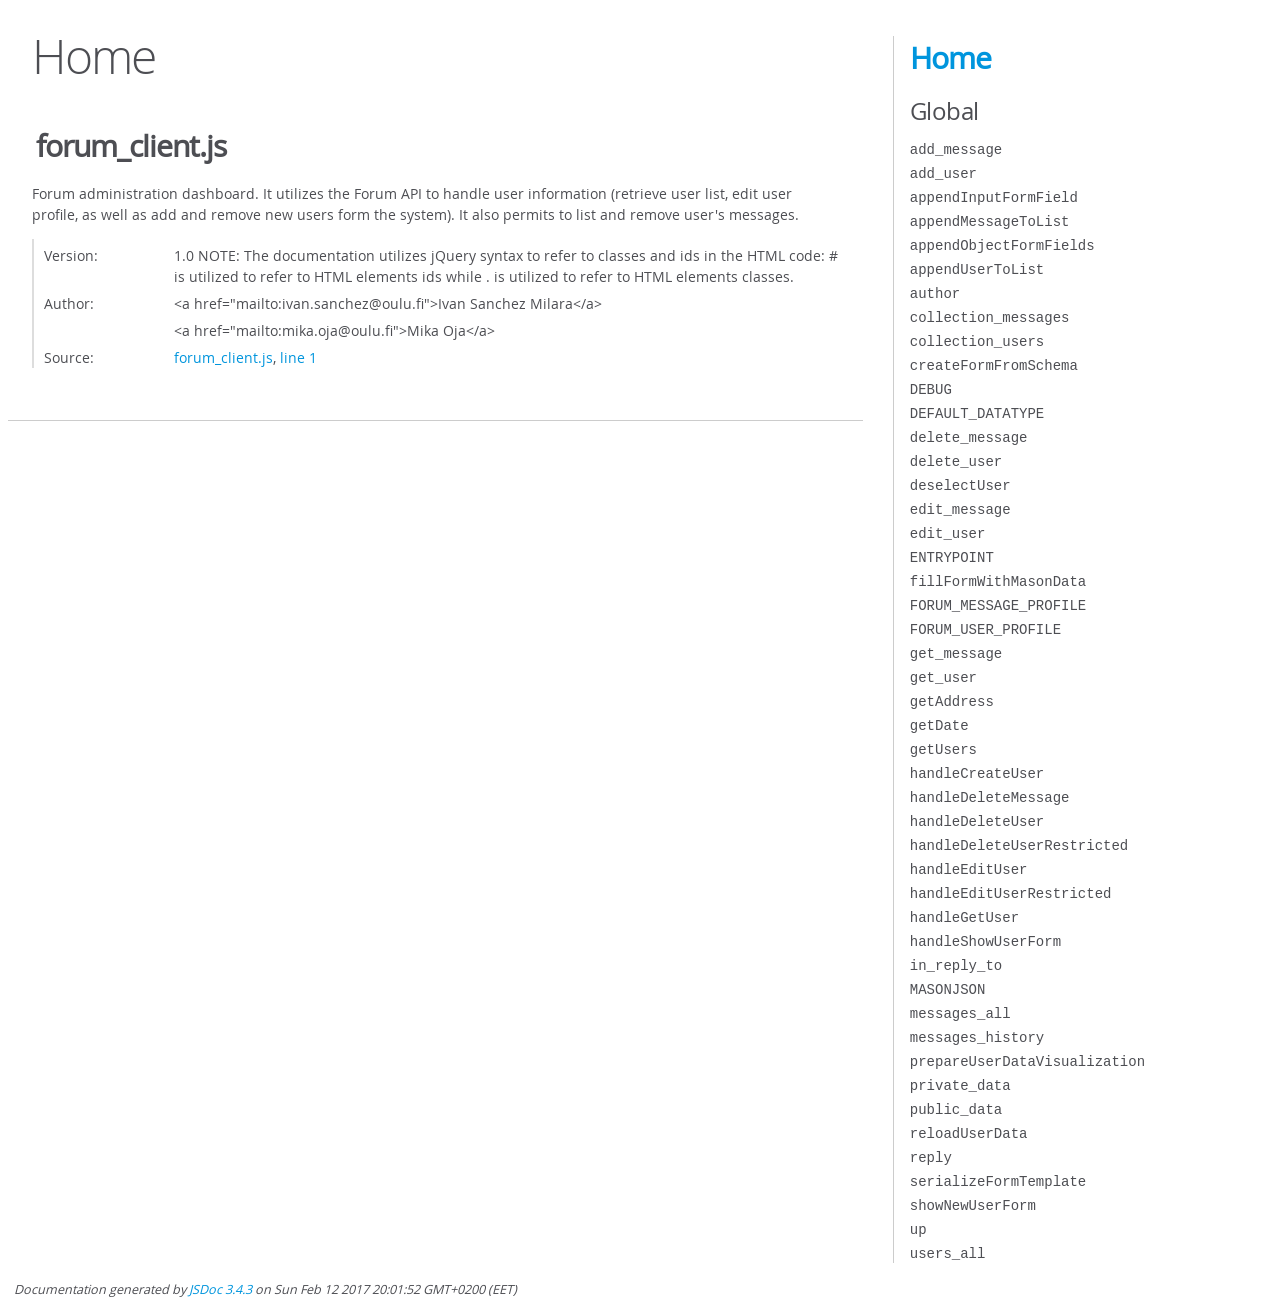
<file: documentation/RESTful_Client/index.html>
<!DOCTYPE html>
<html lang="en">
<head>
    <meta charset="utf-8">
    <title>JSDoc: Home</title>

    <script src="scripts/prettify/prettify.js"> </script>
    <script src="scripts/prettify/lang-css.js"> </script>
    <!--[if lt IE 9]>
      <script src="//html5shiv.googlecode.com/svn/trunk/html5.js"></script>
    <![endif]-->
    <link type="text/css" rel="stylesheet" href="styles/prettify-tomorrow.css">
    <link type="text/css" rel="stylesheet" href="styles/jsdoc-default.css">
</head>

<body>

<div id="main">

    <h1 class="page-title">Home</h1>

    



    


    <h3> </h3>










    












<section>

<header>
    
        <h2>forum_client.js</h2>
        
    
</header>

<article>
    <div class="container-overview">
    
        
            <div class="description">Forum administration dashboard. It utilizes the Forum API to 
                 handle user information (retrieve user list, edit user profile, 
                 as well as add and remove new users form the system). It also 
                 permits to list and remove user's messages.</div>
        

        


<dl class="details">

    
    <dt class="tag-version">Version:</dt>
    <dd class="tag-version"><ul class="dummy"><li>1.0

NOTE: The documentation utilizes jQuery syntax to refer to classes and ids in
         the HTML code: # is utilized to refer to HTML elements ids while . is
         utilized to refer to HTML elements classes.</li></ul></dd>
    

    

    

    

    

    

    

    

    
    <dt class="tag-author">Author:</dt>
    <dd class="tag-author">
        <ul>
            <li>&lt;a href="mailto:ivan.sanchez@oulu.fi">Ivan Sanchez Milara&lt;/a></li>
        
            <li>&lt;a href="mailto:mika.oja@oulu.fi">Mika Oja&lt;/a></li>
        </ul>
    </dd>
    

    

    

    

    
    <dt class="tag-source">Source:</dt>
    <dd class="tag-source"><ul class="dummy"><li>
        <a href="forum_client.js.html">forum_client.js</a>, <a href="forum_client.js.html#line1">line 1</a>
    </li></ul></dd>
    

    

    

    
</dl>


        
    
    </div>

    

    

    

     

    

    

    

    

    
</article>

</section>




</div>

<nav>
    <h2><a href="index.html">Home</a></h2><h3>Global</h3><ul><li><a href="global.html#add_message">add_message</a></li><li><a href="global.html#add_user">add_user</a></li><li><a href="global.html#appendInputFormField">appendInputFormField</a></li><li><a href="global.html#appendMessageToList">appendMessageToList</a></li><li><a href="global.html#appendObjectFormFields">appendObjectFormFields</a></li><li><a href="global.html#appendUserToList">appendUserToList</a></li><li><a href="global.html#author">author</a></li><li><a href="global.html#collection_messages">collection_messages</a></li><li><a href="global.html#collection_users">collection_users</a></li><li><a href="global.html#createFormFromSchema">createFormFromSchema</a></li><li><a href="global.html#DEBUG">DEBUG</a></li><li><a href="global.html#DEFAULT_DATATYPE">DEFAULT_DATATYPE</a></li><li><a href="global.html#delete_message">delete_message</a></li><li><a href="global.html#delete_user">delete_user</a></li><li><a href="global.html#deselectUser">deselectUser</a></li><li><a href="global.html#edit_message">edit_message</a></li><li><a href="global.html#edit_user">edit_user</a></li><li><a href="global.html#ENTRYPOINT">ENTRYPOINT</a></li><li><a href="global.html#fillFormWithMasonData">fillFormWithMasonData</a></li><li><a href="global.html#FORUM_MESSAGE_PROFILE">FORUM_MESSAGE_PROFILE</a></li><li><a href="global.html#FORUM_USER_PROFILE">FORUM_USER_PROFILE</a></li><li><a href="global.html#get_message">get_message</a></li><li><a href="global.html#get_user">get_user</a></li><li><a href="global.html#getAddress">getAddress</a></li><li><a href="global.html#getDate">getDate</a></li><li><a href="global.html#getUsers">getUsers</a></li><li><a href="global.html#handleCreateUser">handleCreateUser</a></li><li><a href="global.html#handleDeleteMessage">handleDeleteMessage</a></li><li><a href="global.html#handleDeleteUser">handleDeleteUser</a></li><li><a href="global.html#handleDeleteUserRestricted">handleDeleteUserRestricted</a></li><li><a href="global.html#handleEditUser">handleEditUser</a></li><li><a href="global.html#handleEditUserRestricted">handleEditUserRestricted</a></li><li><a href="global.html#handleGetUser">handleGetUser</a></li><li><a href="global.html#handleShowUserForm">handleShowUserForm</a></li><li><a href="global.html#in_reply_to">in_reply_to</a></li><li><a href="global.html#MASONJSON">MASONJSON</a></li><li><a href="global.html#messages_all">messages_all</a></li><li><a href="global.html#messages_history">messages_history</a></li><li><a href="global.html#prepareUserDataVisualization">prepareUserDataVisualization</a></li><li><a href="global.html#private_data">private_data</a></li><li><a href="global.html#public_data">public_data</a></li><li><a href="global.html#reloadUserData">reloadUserData</a></li><li><a href="global.html#reply">reply</a></li><li><a href="global.html#serializeFormTemplate">serializeFormTemplate</a></li><li><a href="global.html#showNewUserForm">showNewUserForm</a></li><li><a href="global.html#up">up</a></li><li><a href="global.html#users_all">users_all</a></li></ul>
</nav>

<br class="clear">

<footer>
    Documentation generated by <a href="https://github.com/jsdoc3/jsdoc">JSDoc 3.4.3</a> on Sun Feb 12 2017 20:01:52 GMT+0200 (EET)
</footer>

<script> prettyPrint(); </script>
<script src="scripts/linenumber.js"> </script>
</body>
</html>
</file>
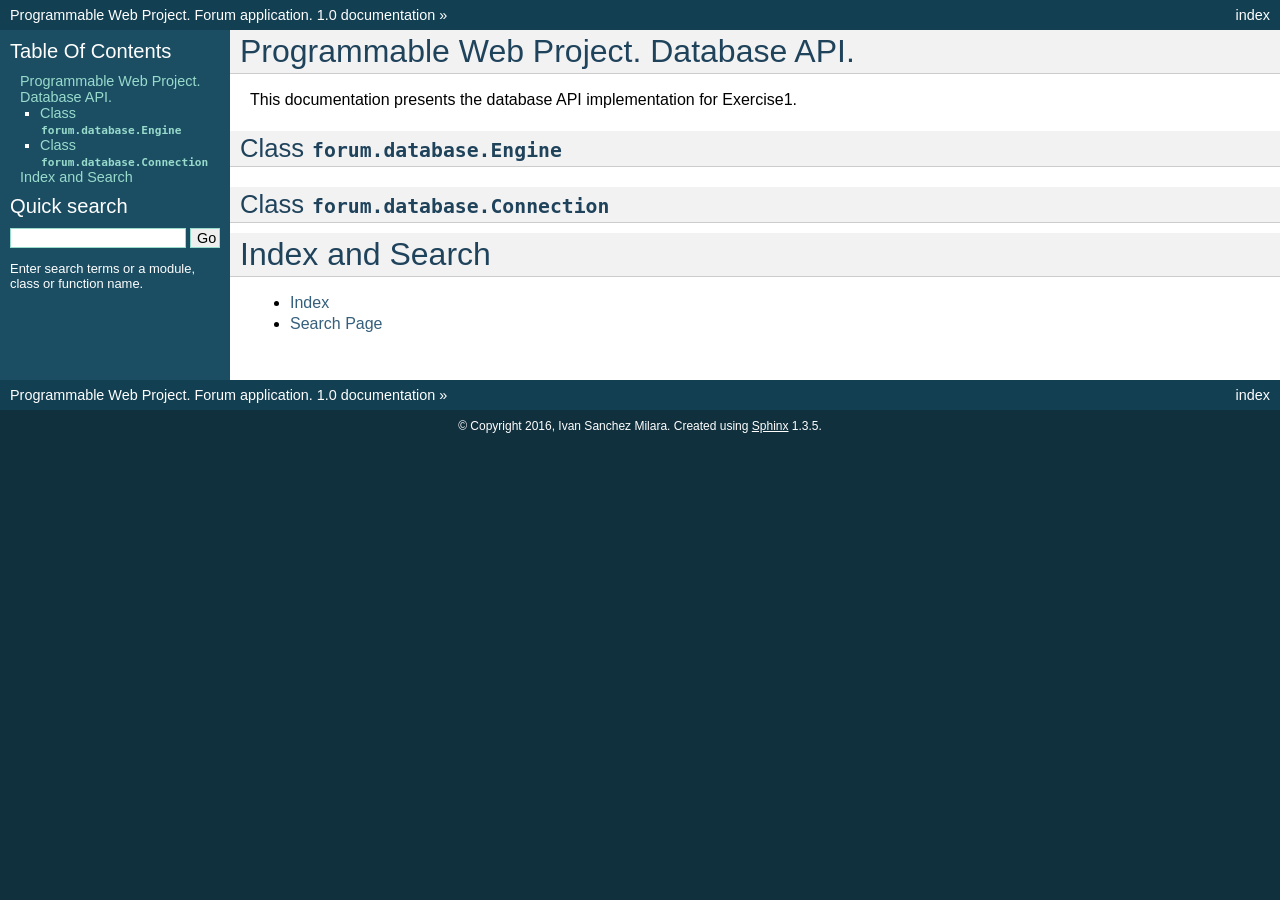
<file: documentation/Database/_build/html/index.html>
<!DOCTYPE html PUBLIC "-//W3C//DTD XHTML 1.0 Transitional//EN"
  "http://www.w3.org/TR/xhtml1/DTD/xhtml1-transitional.dtd">


<html xmlns="http://www.w3.org/1999/xhtml">
  <head>
    <meta http-equiv="Content-Type" content="text/html; charset=utf-8" />
    
    <title>Programmable Web Project. Database API. &mdash; Programmable Web Project. Forum application. 1.0 documentation</title>
    
    <link rel="stylesheet" href="_static/classic.css" type="text/css" />
    <link rel="stylesheet" href="_static/pygments.css" type="text/css" />
    
    <script type="text/javascript">
      var DOCUMENTATION_OPTIONS = {
        URL_ROOT:    './',
        VERSION:     '1.0',
        COLLAPSE_INDEX: false,
        FILE_SUFFIX: '.html',
        HAS_SOURCE:  true
      };
    </script>
    <script type="text/javascript" src="_static/jquery.js"></script>
    <script type="text/javascript" src="_static/underscore.js"></script>
    <script type="text/javascript" src="_static/doctools.js"></script>
    <link rel="top" title="Programmable Web Project. Forum application. 1.0 documentation" href="#" /> 
  </head>
  <body role="document">
    <div class="related" role="navigation" aria-label="related navigation">
      <h3>Navigation</h3>
      <ul>
        <li class="right" style="margin-right: 10px">
          <a href="genindex.html" title="General Index"
             accesskey="I">index</a></li>
        <li class="nav-item nav-item-0"><a href="#">Programmable Web Project. Forum application. 1.0 documentation</a> &raquo;</li> 
      </ul>
    </div>  

    <div class="document">
      <div class="documentwrapper">
        <div class="bodywrapper">
          <div class="body" role="main">
            
  <div class="section" id="programmable-web-project-database-api">
<h1>Programmable Web Project. Database API.<a class="headerlink" href="#programmable-web-project-database-api" title="Permalink to this headline">¶</a></h1>
<p>This documentation presents the database API implementation for Exercise1.</p>
<div class="section" id="class-forum-database-engine">
<h2>Class <code class="xref py py-class docutils literal"><span class="pre">forum.database.Engine</span></code><a class="headerlink" href="#class-forum-database-engine" title="Permalink to this headline">¶</a></h2>
</div>
<div class="section" id="class-forum-database-connection">
<h2>Class <code class="xref py py-class docutils literal"><span class="pre">forum.database.Connection</span></code><a class="headerlink" href="#class-forum-database-connection" title="Permalink to this headline">¶</a></h2>
</div>
</div>
<div class="section" id="index-and-search">
<h1>Index and Search<a class="headerlink" href="#index-and-search" title="Permalink to this headline">¶</a></h1>
<ul class="simple">
<li><a class="reference internal" href="genindex.html"><span>Index</span></a></li>
<li><a class="reference internal" href="search.html"><span>Search Page</span></a></li>
</ul>
<div class="toctree-wrapper compound">
<ul class="simple">
</ul>
</div>
</div>


          </div>
        </div>
      </div>
      <div class="sphinxsidebar" role="navigation" aria-label="main navigation">
        <div class="sphinxsidebarwrapper">
  <h3><a href="#">Table Of Contents</a></h3>
  <ul>
<li><a class="reference internal" href="#">Programmable Web Project. Database API.</a><ul>
<li><a class="reference internal" href="#class-forum-database-engine">Class <code class="docutils literal"><span class="pre">forum.database.Engine</span></code></a></li>
<li><a class="reference internal" href="#class-forum-database-connection">Class <code class="docutils literal"><span class="pre">forum.database.Connection</span></code></a></li>
</ul>
</li>
<li><a class="reference internal" href="#index-and-search">Index and Search</a></li>
</ul>

<div id="searchbox" style="display: none" role="search">
  <h3>Quick search</h3>
    <form class="search" action="search.html" method="get">
      <input type="text" name="q" />
      <input type="submit" value="Go" />
      <input type="hidden" name="check_keywords" value="yes" />
      <input type="hidden" name="area" value="default" />
    </form>
    <p class="searchtip" style="font-size: 90%">
    Enter search terms or a module, class or function name.
    </p>
</div>
<script type="text/javascript">$('#searchbox').show(0);</script>
        </div>
      </div>
      <div class="clearer"></div>
    </div>
    <div class="related" role="navigation" aria-label="related navigation">
      <h3>Navigation</h3>
      <ul>
        <li class="right" style="margin-right: 10px">
          <a href="genindex.html" title="General Index"
             >index</a></li>
        <li class="nav-item nav-item-0"><a href="#">Programmable Web Project. Forum application. 1.0 documentation</a> &raquo;</li> 
      </ul>
    </div>
    <div class="footer" role="contentinfo">
        &copy; Copyright 2016, Ivan Sanchez Milara.
      Created using <a href="http://sphinx-doc.org/">Sphinx</a> 1.3.5.
    </div>
  </body>
</html>
</file>
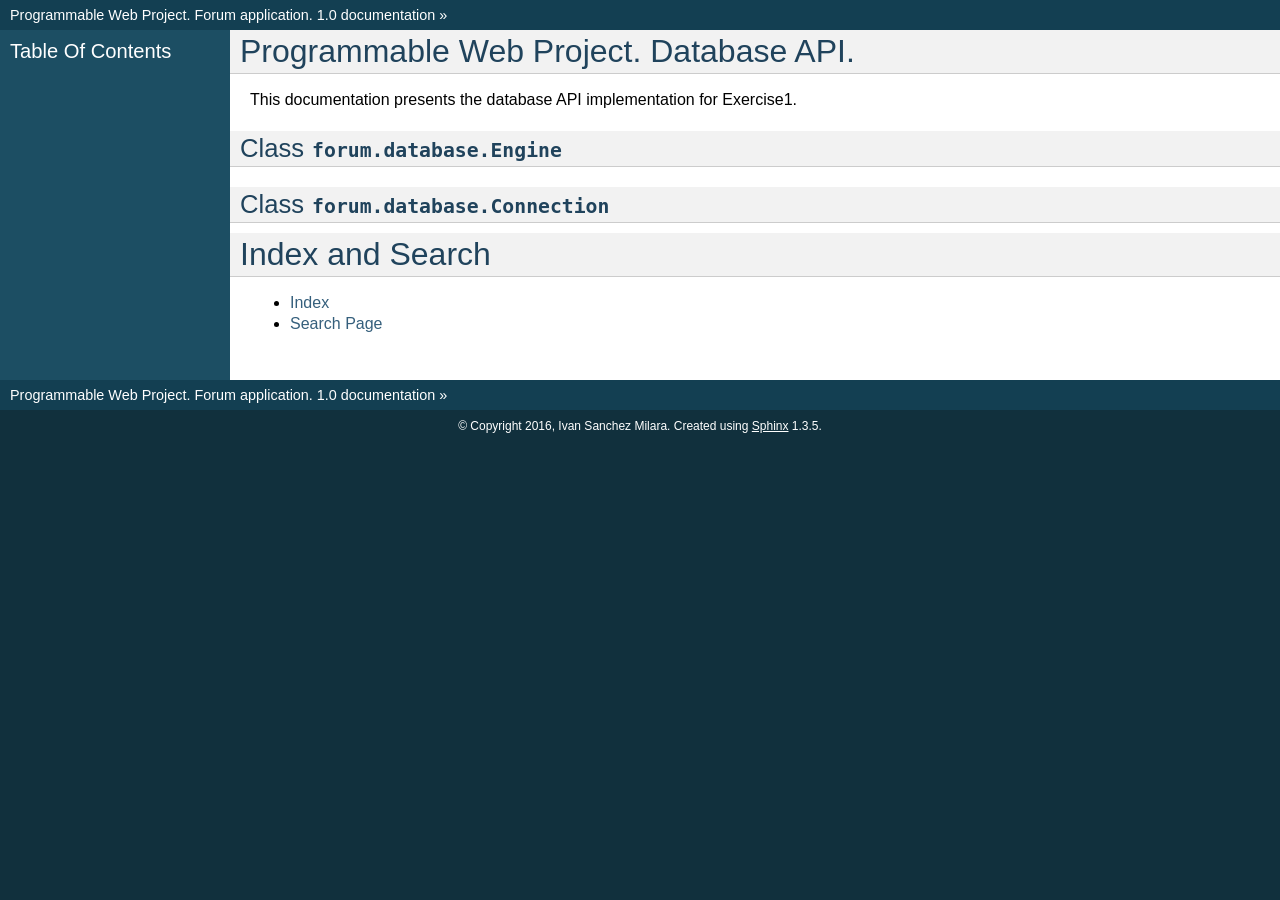
<file: documentation/Database/_build/singlehtml/index.html>
<!DOCTYPE html PUBLIC "-//W3C//DTD XHTML 1.0 Transitional//EN"
  "http://www.w3.org/TR/xhtml1/DTD/xhtml1-transitional.dtd">


<html xmlns="http://www.w3.org/1999/xhtml">
  <head>
    <meta http-equiv="Content-Type" content="text/html; charset=utf-8" />
    
    <title>Programmable Web Project. Forum application. 1.0 documentation</title>
    
    <link rel="stylesheet" href="_static/classic.css" type="text/css" />
    <link rel="stylesheet" href="_static/pygments.css" type="text/css" />
    
    <script type="text/javascript">
      var DOCUMENTATION_OPTIONS = {
        URL_ROOT:    './',
        VERSION:     '1.0',
        COLLAPSE_INDEX: false,
        FILE_SUFFIX: '.html',
        HAS_SOURCE:  true
      };
    </script>
    <script type="text/javascript" src="_static/jquery.js"></script>
    <script type="text/javascript" src="_static/underscore.js"></script>
    <script type="text/javascript" src="_static/doctools.js"></script>
    <link rel="top" title="None" href="index.html#document-index" /> 
  </head>
  <body role="document">
    <div class="related" role="navigation" aria-label="related navigation">
      <h3>Navigation</h3>
      <ul>
        <li class="nav-item nav-item-0"><a href="index.html#document-index">Programmable Web Project. Forum application. 1.0 documentation</a> &raquo;</li> 
      </ul>
    </div>  

    <div class="document">
      <div class="documentwrapper">
        <div class="bodywrapper">
          <div class="body" role="main">
            
  <div class="section" id="programmable-web-project-database-api">
<h1>Programmable Web Project. Database API.<a class="headerlink" href="#programmable-web-project-database-api" title="Permalink to this headline">¶</a></h1>
<p>This documentation presents the database API implementation for Exercise1.</p>
<div class="section" id="class-forum-database-engine">
<h2>Class <code class="xref py py-class docutils literal"><span class="pre">forum.database.Engine</span></code><a class="headerlink" href="#class-forum-database-engine" title="Permalink to this headline">¶</a></h2>
</div>
<div class="section" id="class-forum-database-connection">
<h2>Class <code class="xref py py-class docutils literal"><span class="pre">forum.database.Connection</span></code><a class="headerlink" href="#class-forum-database-connection" title="Permalink to this headline">¶</a></h2>
</div>
</div>
<div class="section" id="index-and-search">
<h1>Index and Search<a class="headerlink" href="#index-and-search" title="Permalink to this headline">¶</a></h1>
<ul class="simple">
<li><a class="reference internal" href="genindex.html"><span>Index</span></a></li>
<li><a class="reference internal" href="search.html"><span>Search Page</span></a></li>
</ul>
<ul class="simple">
</ul>
<div class="toctree-wrapper compound">
</div>
</div>


          </div>
        </div>
      </div>
      <div class="sphinxsidebar" role="navigation" aria-label="main navigation">
        <div class="sphinxsidebarwrapper">
  <h3><a href="index.html#document-index">Table Of Contents</a></h3>
  <ul class="simple">
</ul>

        </div>
      </div>
      <div class="clearer"></div>
    </div>
    <div class="related" role="navigation" aria-label="related navigation">
      <h3>Navigation</h3>
      <ul>
        <li class="nav-item nav-item-0"><a href="index.html#document-index">Programmable Web Project. Forum application. 1.0 documentation</a> &raquo;</li> 
      </ul>
    </div>
    <div class="footer" role="contentinfo">
        &copy; Copyright 2016, Ivan Sanchez Milara.
      Created using <a href="http://sphinx-doc.org/">Sphinx</a> 1.3.5.
    </div>
  </body>
</html>
</file>
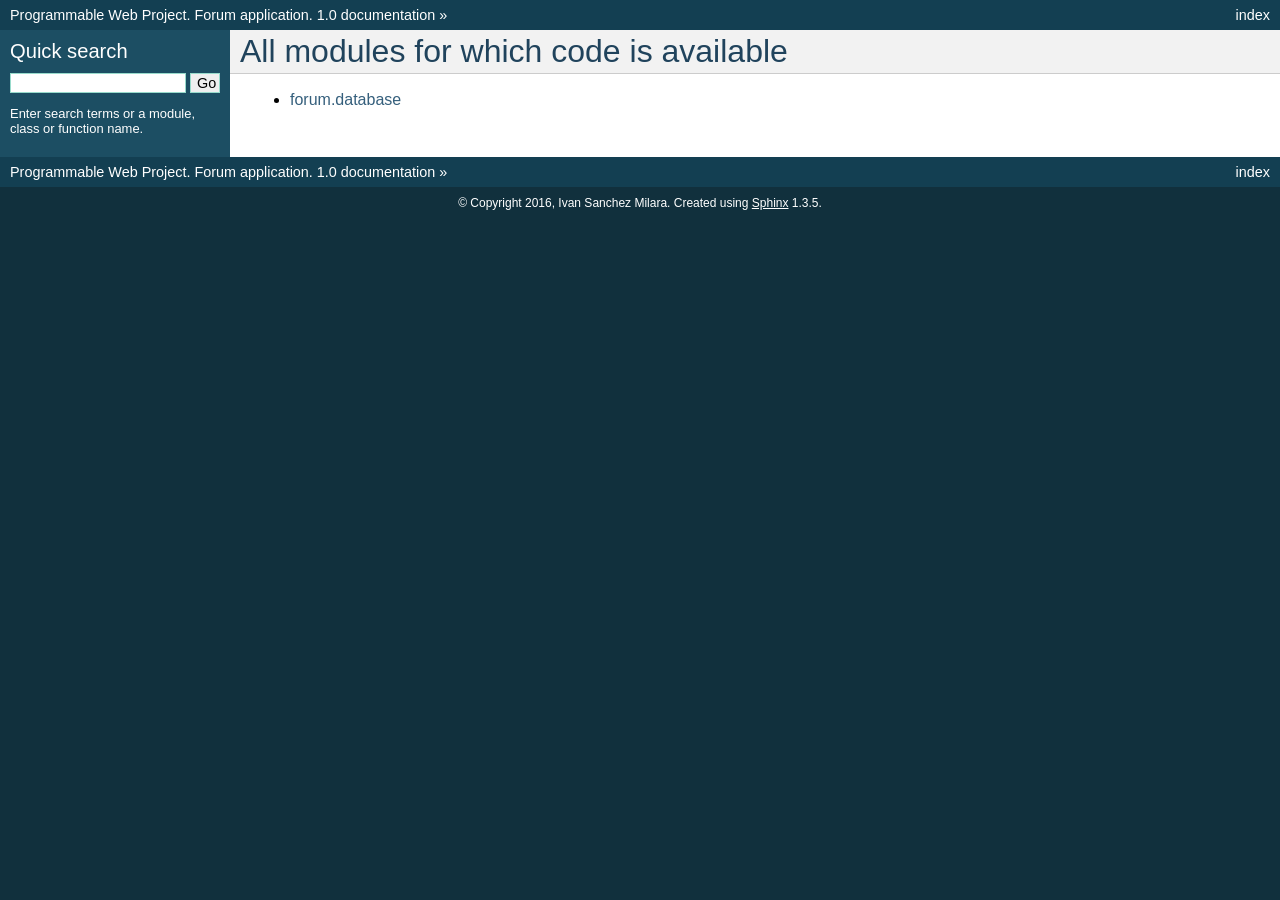
<file: documentation/Database/_build/html/_modules/index.html>
<!DOCTYPE html PUBLIC "-//W3C//DTD XHTML 1.0 Transitional//EN"
  "http://www.w3.org/TR/xhtml1/DTD/xhtml1-transitional.dtd">


<html xmlns="http://www.w3.org/1999/xhtml">
  <head>
    <meta http-equiv="Content-Type" content="text/html; charset=utf-8" />
    
    <title>Overview: module code &mdash; Programmable Web Project. Forum application. 1.0 documentation</title>
    
    <link rel="stylesheet" href="../_static/classic.css" type="text/css" />
    <link rel="stylesheet" href="../_static/pygments.css" type="text/css" />
    
    <script type="text/javascript">
      var DOCUMENTATION_OPTIONS = {
        URL_ROOT:    '../',
        VERSION:     '1.0',
        COLLAPSE_INDEX: false,
        FILE_SUFFIX: '.html',
        HAS_SOURCE:  true
      };
    </script>
    <script type="text/javascript" src="../_static/jquery.js"></script>
    <script type="text/javascript" src="../_static/underscore.js"></script>
    <script type="text/javascript" src="../_static/doctools.js"></script>
    <link rel="top" title="Programmable Web Project. Forum application. 1.0 documentation" href="../index.html" /> 
  </head>
  <body role="document">
    <div class="related" role="navigation" aria-label="related navigation">
      <h3>Navigation</h3>
      <ul>
        <li class="right" style="margin-right: 10px">
          <a href="../genindex.html" title="General Index"
             accesskey="I">index</a></li>
        <li class="nav-item nav-item-0"><a href="../index.html">Programmable Web Project. Forum application. 1.0 documentation</a> &raquo;</li> 
      </ul>
    </div>  

    <div class="document">
      <div class="documentwrapper">
        <div class="bodywrapper">
          <div class="body" role="main">
            
  <h1>All modules for which code is available</h1>
<ul><li><a href="forum/database.html">forum.database</a></li>
</ul>

          </div>
        </div>
      </div>
      <div class="sphinxsidebar" role="navigation" aria-label="main navigation">
        <div class="sphinxsidebarwrapper">
<div id="searchbox" style="display: none" role="search">
  <h3>Quick search</h3>
    <form class="search" action="../search.html" method="get">
      <input type="text" name="q" />
      <input type="submit" value="Go" />
      <input type="hidden" name="check_keywords" value="yes" />
      <input type="hidden" name="area" value="default" />
    </form>
    <p class="searchtip" style="font-size: 90%">
    Enter search terms or a module, class or function name.
    </p>
</div>
<script type="text/javascript">$('#searchbox').show(0);</script>
        </div>
      </div>
      <div class="clearer"></div>
    </div>
    <div class="related" role="navigation" aria-label="related navigation">
      <h3>Navigation</h3>
      <ul>
        <li class="right" style="margin-right: 10px">
          <a href="../genindex.html" title="General Index"
             >index</a></li>
        <li class="nav-item nav-item-0"><a href="../index.html">Programmable Web Project. Forum application. 1.0 documentation</a> &raquo;</li> 
      </ul>
    </div>
    <div class="footer" role="contentinfo">
        &copy; Copyright 2016, Ivan Sanchez Milara.
      Created using <a href="http://sphinx-doc.org/">Sphinx</a> 1.3.5.
    </div>
  </body>
</html>
</file>
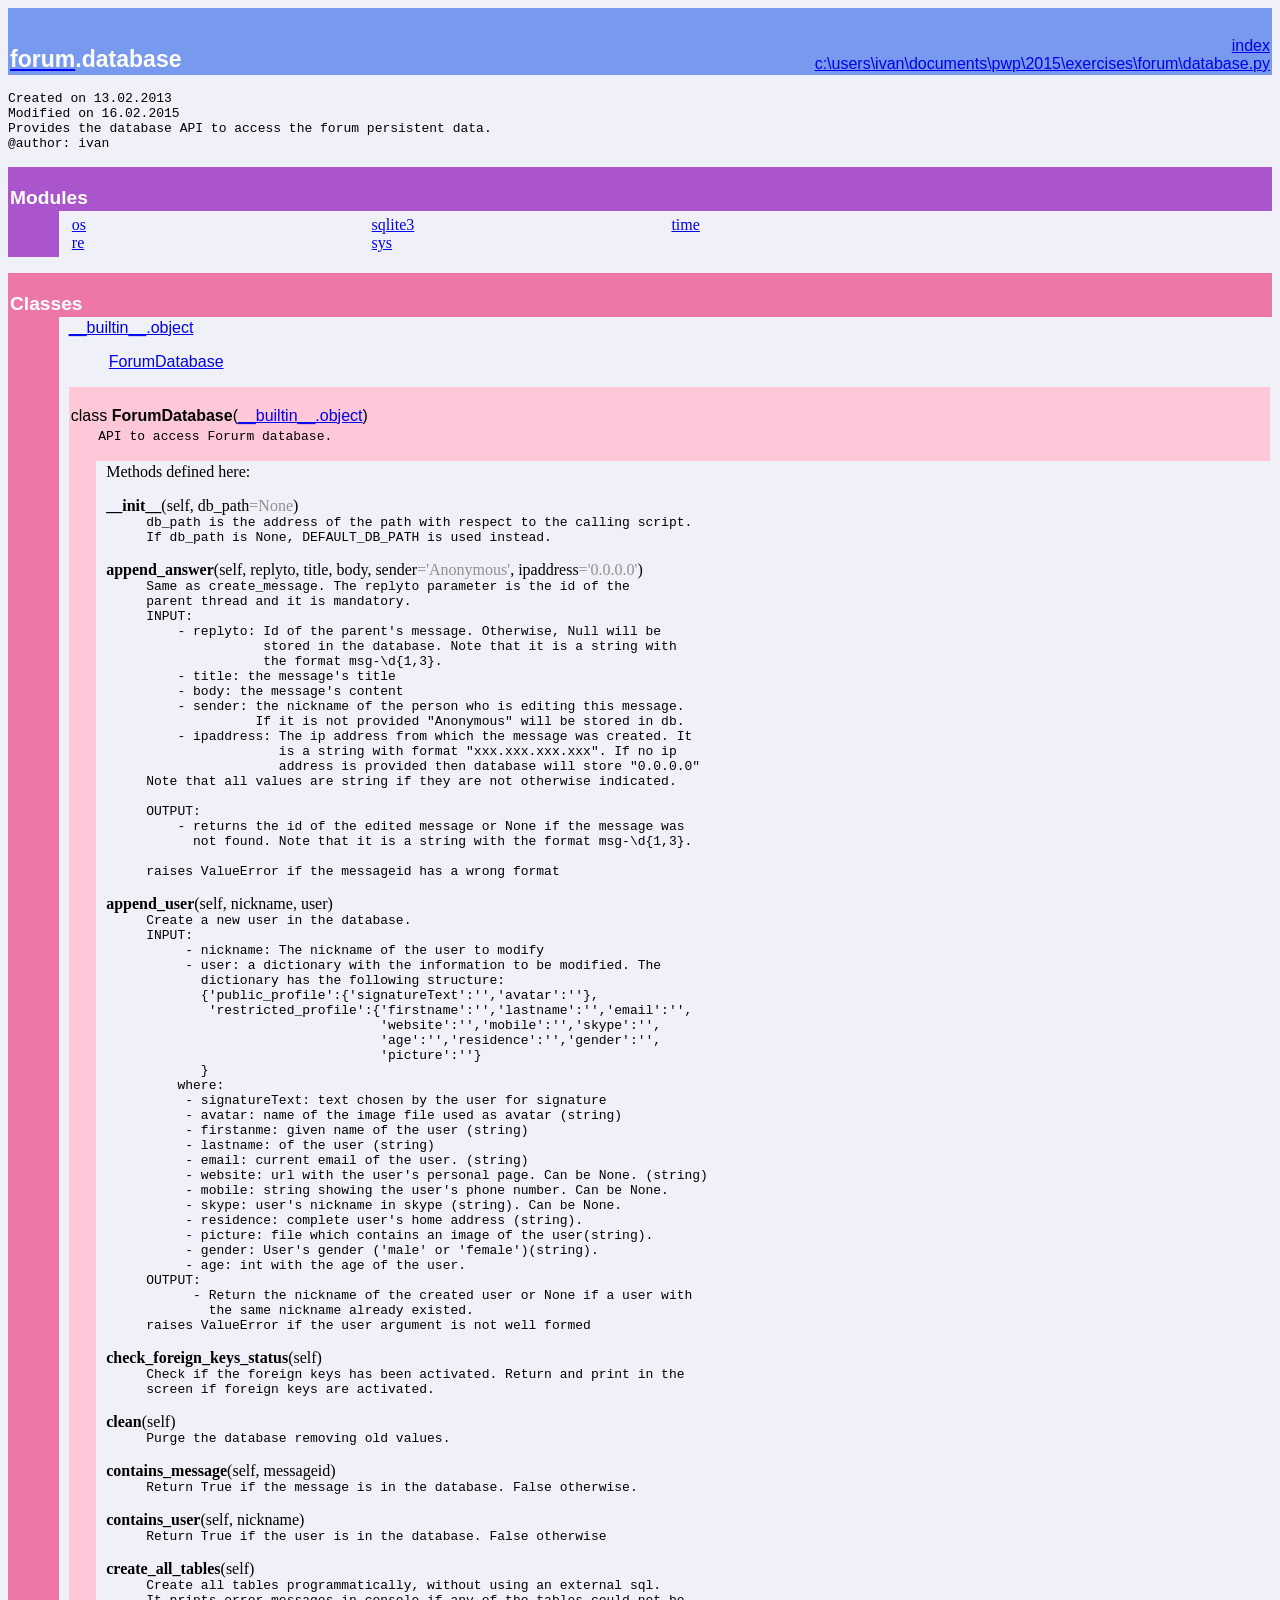
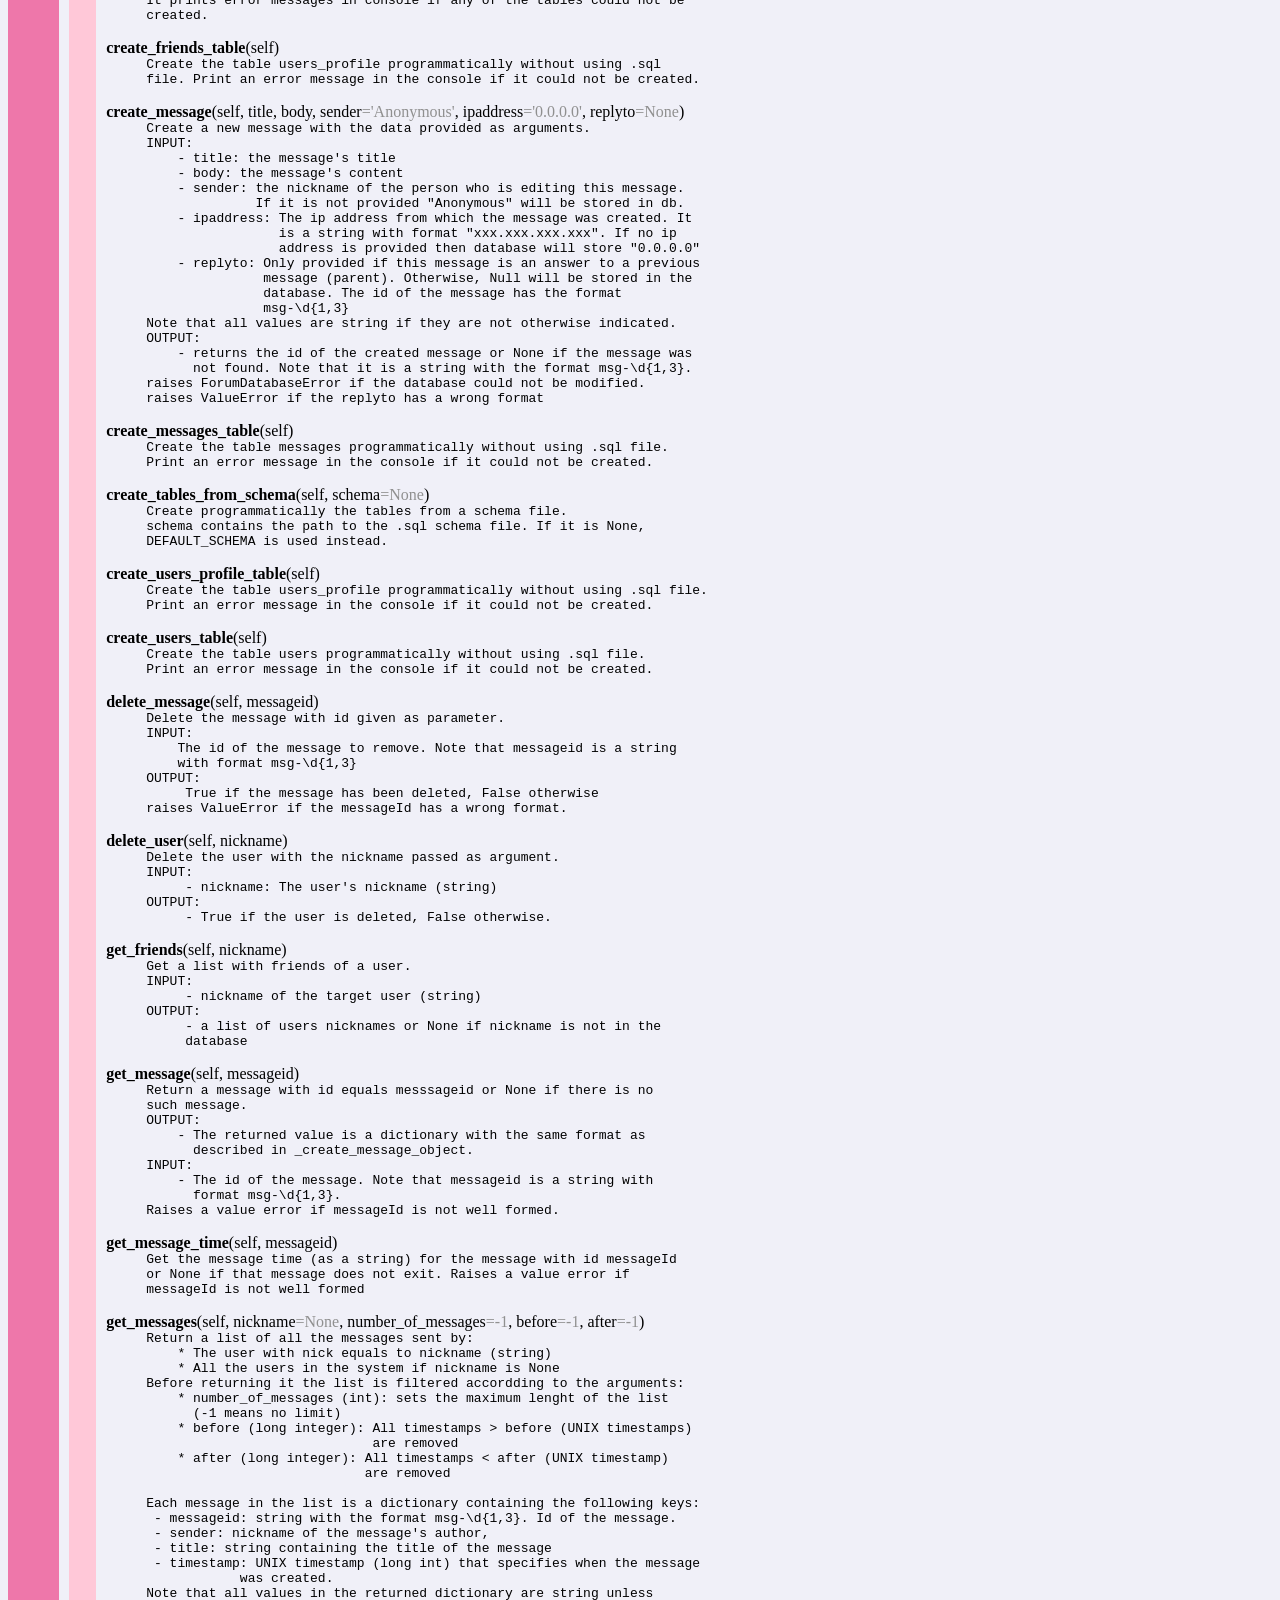
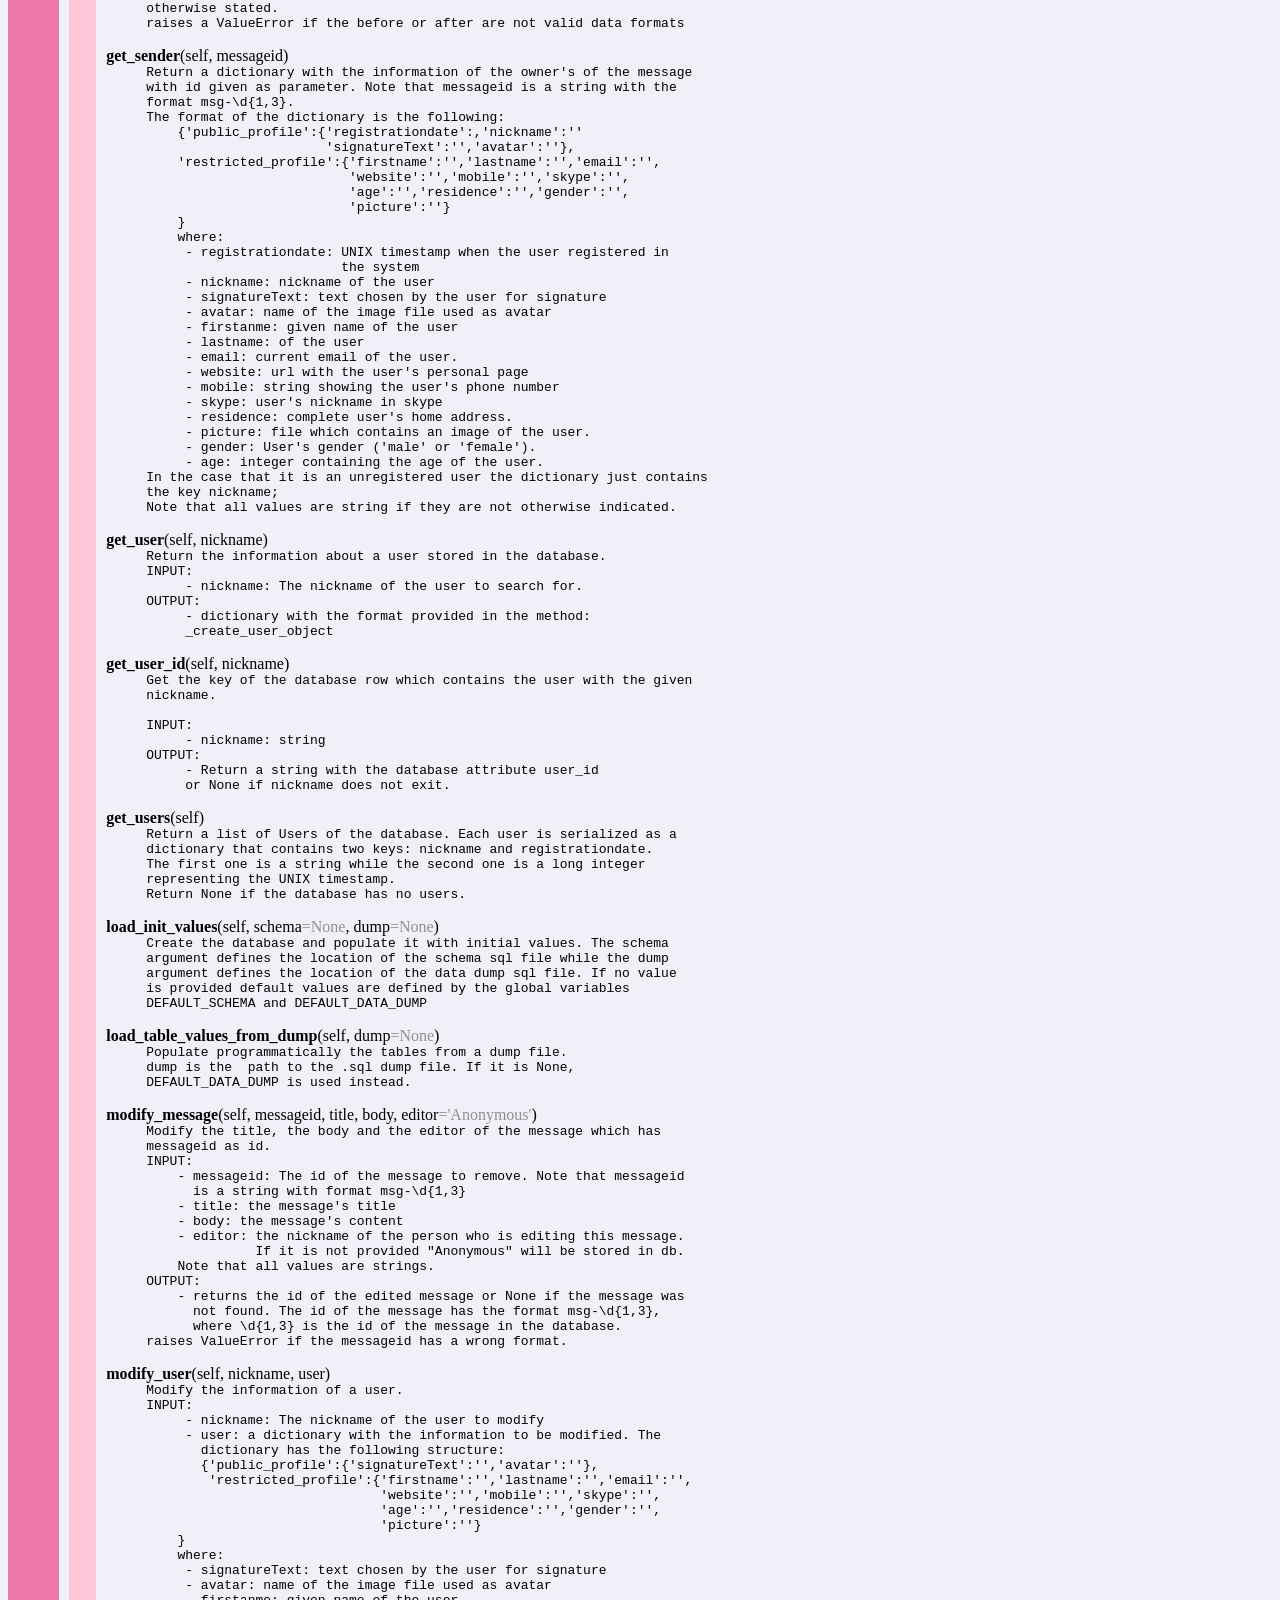
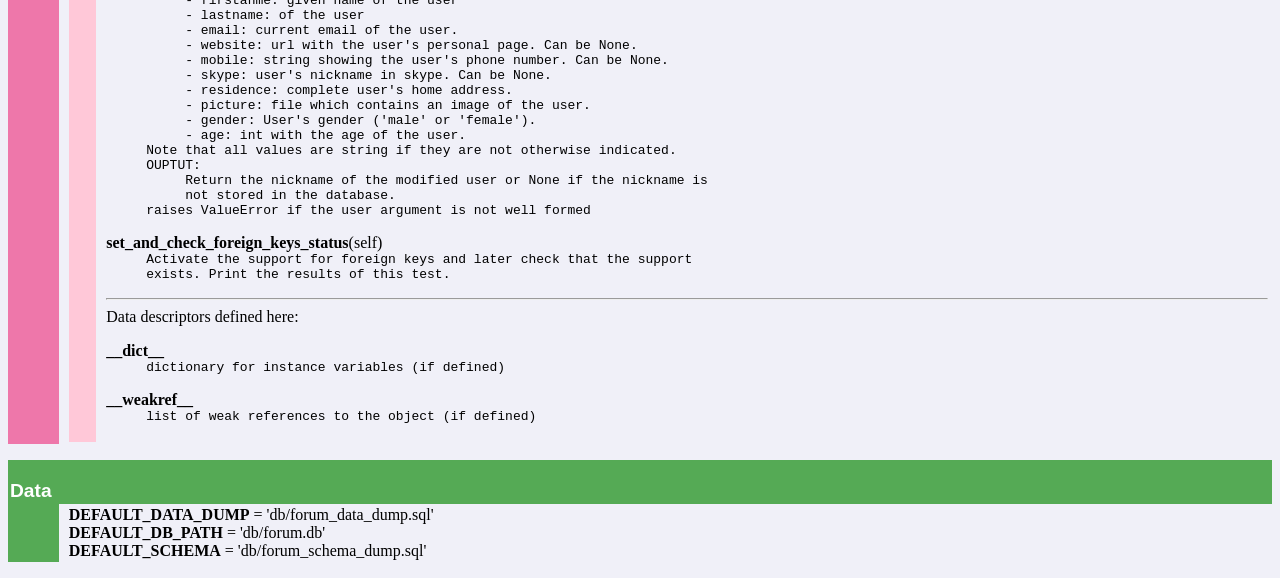
<file: documentation/Database/forum.database.html>
<!DOCTYPE html PUBLIC "-//W3C//DTD HTML 4.0 Transitional//EN">
<html><head><title>Python: module forum.database</title>
<meta charset="utf-8">
</head><body bgcolor="#f0f0f8">

<table width="100%" cellspacing=0 cellpadding=2 border=0 summary="heading">
<tr bgcolor="#7799ee">
<td valign=bottom>&nbsp;<br>
<font color="#ffffff" face="helvetica, arial">&nbsp;<br><big><big><strong><a href="forum.html"><font color="#ffffff">forum</font></a>.database</strong></big></big></font></td
><td align=right valign=bottom
><font color="#ffffff" face="helvetica, arial"><a href=".">index</a><br><a href="file:///C:/users/ivan/documents/pwp/2015/exercises/forum/database.py">c:\users\ivan\documents\pwp\2015\exercises\forum\database.py</a></font></td></tr></table>
    <p><tt>Created&nbsp;on&nbsp;13.02.2013<br>
Modified&nbsp;on&nbsp;16.02.2015<br>
Provides&nbsp;the&nbsp;database&nbsp;API&nbsp;to&nbsp;access&nbsp;the&nbsp;forum&nbsp;persistent&nbsp;data.&nbsp;<br>
@author:&nbsp;ivan</tt></p>
<p>
<table width="100%" cellspacing=0 cellpadding=2 border=0 summary="section">
<tr bgcolor="#aa55cc">
<td colspan=3 valign=bottom>&nbsp;<br>
<font color="#ffffff" face="helvetica, arial"><big><strong>Modules</strong></big></font></td></tr>
    
<tr><td bgcolor="#aa55cc"><tt>&nbsp;&nbsp;&nbsp;&nbsp;&nbsp;&nbsp;</tt></td><td>&nbsp;</td>
<td width="100%"><table width="100%" summary="list"><tr><td width="25%" valign=top><a href="os.html">os</a><br>
<a href="re.html">re</a><br>
</td><td width="25%" valign=top><a href="sqlite3.html">sqlite3</a><br>
<a href="sys.html">sys</a><br>
</td><td width="25%" valign=top><a href="time.html">time</a><br>
</td><td width="25%" valign=top></td></tr></table></td></tr></table><p>
<table width="100%" cellspacing=0 cellpadding=2 border=0 summary="section">
<tr bgcolor="#ee77aa">
<td colspan=3 valign=bottom>&nbsp;<br>
<font color="#ffffff" face="helvetica, arial"><big><strong>Classes</strong></big></font></td></tr>
    
<tr><td bgcolor="#ee77aa"><tt>&nbsp;&nbsp;&nbsp;&nbsp;&nbsp;&nbsp;</tt></td><td>&nbsp;</td>
<td width="100%"><dl>
<dt><font face="helvetica, arial"><a href="__builtin__.html#object">__builtin__.object</a>
</font></dt><dd>
<dl>
<dt><font face="helvetica, arial"><a href="forum.database.html#ForumDatabase">ForumDatabase</a>
</font></dt></dl>
</dd>
</dl>
 <p>
<table width="100%" cellspacing=0 cellpadding=2 border=0 summary="section">
<tr bgcolor="#ffc8d8">
<td colspan=3 valign=bottom>&nbsp;<br>
<font color="#000000" face="helvetica, arial"><a name="ForumDatabase">class <strong>ForumDatabase</strong></a>(<a href="__builtin__.html#object">__builtin__.object</a>)</font></td></tr>
    
<tr bgcolor="#ffc8d8"><td rowspan=2><tt>&nbsp;&nbsp;&nbsp;</tt></td>
<td colspan=2><tt>API&nbsp;to&nbsp;access&nbsp;Forurm&nbsp;database.<br>&nbsp;</tt></td></tr>
<tr><td>&nbsp;</td>
<td width="100%">Methods defined here:<br>
<dl><dt><a name="ForumDatabase-__init__"><strong>__init__</strong></a>(self, db_path<font color="#909090">=None</font>)</dt><dd><tt>db_path&nbsp;is&nbsp;the&nbsp;address&nbsp;of&nbsp;the&nbsp;path&nbsp;with&nbsp;respect&nbsp;to&nbsp;the&nbsp;calling&nbsp;script.<br>
If&nbsp;db_path&nbsp;is&nbsp;None,&nbsp;DEFAULT_DB_PATH&nbsp;is&nbsp;used&nbsp;instead.</tt></dd></dl>

<dl><dt><a name="ForumDatabase-append_answer"><strong>append_answer</strong></a>(self, replyto, title, body, sender<font color="#909090">='Anonymous'</font>, ipaddress<font color="#909090">='0.0.0.0'</font>)</dt><dd><tt>Same&nbsp;as&nbsp;create_message.&nbsp;The&nbsp;replyto&nbsp;parameter&nbsp;is&nbsp;the&nbsp;id&nbsp;of&nbsp;the&nbsp;<br>
parent&nbsp;thread&nbsp;and&nbsp;it&nbsp;is&nbsp;mandatory.<br>
INPUT:&nbsp;&nbsp;&nbsp;&nbsp;<br>
&nbsp;&nbsp;&nbsp;&nbsp;-&nbsp;replyto:&nbsp;Id&nbsp;of&nbsp;the&nbsp;parent's&nbsp;message.&nbsp;Otherwise,&nbsp;Null&nbsp;will&nbsp;be<br>
&nbsp;&nbsp;&nbsp;&nbsp;&nbsp;&nbsp;&nbsp;&nbsp;&nbsp;&nbsp;&nbsp;&nbsp;&nbsp;&nbsp;&nbsp;stored&nbsp;in&nbsp;the&nbsp;database.&nbsp;Note&nbsp;that&nbsp;it&nbsp;is&nbsp;a&nbsp;string&nbsp;with&nbsp;<br>
&nbsp;&nbsp;&nbsp;&nbsp;&nbsp;&nbsp;&nbsp;&nbsp;&nbsp;&nbsp;&nbsp;&nbsp;&nbsp;&nbsp;&nbsp;the&nbsp;format&nbsp;msg-\d{1,3}.<br>
&nbsp;&nbsp;&nbsp;&nbsp;-&nbsp;title:&nbsp;the&nbsp;message's&nbsp;title<br>
&nbsp;&nbsp;&nbsp;&nbsp;-&nbsp;body:&nbsp;the&nbsp;message's&nbsp;content<br>
&nbsp;&nbsp;&nbsp;&nbsp;-&nbsp;sender:&nbsp;the&nbsp;nickname&nbsp;of&nbsp;the&nbsp;person&nbsp;who&nbsp;is&nbsp;editing&nbsp;this&nbsp;message.<br>
&nbsp;&nbsp;&nbsp;&nbsp;&nbsp;&nbsp;&nbsp;&nbsp;&nbsp;&nbsp;&nbsp;&nbsp;&nbsp;&nbsp;If&nbsp;it&nbsp;is&nbsp;not&nbsp;provided&nbsp;"Anonymous"&nbsp;will&nbsp;be&nbsp;stored&nbsp;in&nbsp;db.&nbsp;<br>
&nbsp;&nbsp;&nbsp;&nbsp;-&nbsp;ipaddress:&nbsp;The&nbsp;ip&nbsp;address&nbsp;from&nbsp;which&nbsp;the&nbsp;message&nbsp;was&nbsp;created.&nbsp;It&nbsp;<br>
&nbsp;&nbsp;&nbsp;&nbsp;&nbsp;&nbsp;&nbsp;&nbsp;&nbsp;&nbsp;&nbsp;&nbsp;&nbsp;&nbsp;&nbsp;&nbsp;&nbsp;is&nbsp;a&nbsp;string&nbsp;with&nbsp;format&nbsp;"xxx.xxx.xxx.xxx".&nbsp;If&nbsp;no&nbsp;ip<br>
&nbsp;&nbsp;&nbsp;&nbsp;&nbsp;&nbsp;&nbsp;&nbsp;&nbsp;&nbsp;&nbsp;&nbsp;&nbsp;&nbsp;&nbsp;&nbsp;&nbsp;address&nbsp;is&nbsp;provided&nbsp;then&nbsp;database&nbsp;will&nbsp;store&nbsp;"0.0.0.0"<br>
Note&nbsp;that&nbsp;all&nbsp;values&nbsp;are&nbsp;string&nbsp;if&nbsp;they&nbsp;are&nbsp;not&nbsp;otherwise&nbsp;indicated.<br>
&nbsp;&nbsp;&nbsp;&nbsp;<br>
OUTPUT:&nbsp;<br>
&nbsp;&nbsp;&nbsp;&nbsp;-&nbsp;returns&nbsp;the&nbsp;id&nbsp;of&nbsp;the&nbsp;edited&nbsp;message&nbsp;or&nbsp;None&nbsp;if&nbsp;the&nbsp;message&nbsp;was&nbsp;<br>
&nbsp;&nbsp;&nbsp;&nbsp;&nbsp;&nbsp;not&nbsp;found.&nbsp;Note&nbsp;that&nbsp;it&nbsp;is&nbsp;a&nbsp;string&nbsp;with&nbsp;the&nbsp;format&nbsp;msg-\d{1,3}.<br>
&nbsp;<br>
raises&nbsp;ValueError&nbsp;if&nbsp;the&nbsp;messageid&nbsp;has&nbsp;a&nbsp;wrong&nbsp;format</tt></dd></dl>

<dl><dt><a name="ForumDatabase-append_user"><strong>append_user</strong></a>(self, nickname, user)</dt><dd><tt>Create&nbsp;a&nbsp;new&nbsp;user&nbsp;in&nbsp;the&nbsp;database.<br>
INPUT:&nbsp;<br>
&nbsp;&nbsp;&nbsp;&nbsp;&nbsp;-&nbsp;nickname:&nbsp;The&nbsp;nickname&nbsp;of&nbsp;the&nbsp;user&nbsp;to&nbsp;modify&nbsp;<br>
&nbsp;&nbsp;&nbsp;&nbsp;&nbsp;-&nbsp;user:&nbsp;a&nbsp;dictionary&nbsp;with&nbsp;the&nbsp;information&nbsp;to&nbsp;be&nbsp;modified.&nbsp;The&nbsp;<br>
&nbsp;&nbsp;&nbsp;&nbsp;&nbsp;&nbsp;&nbsp;dictionary&nbsp;has&nbsp;the&nbsp;following&nbsp;structure:&nbsp;<br>
&nbsp;&nbsp;&nbsp;&nbsp;&nbsp;&nbsp;&nbsp;{'public_profile':{'signatureText':'','avatar':''},<br>
&nbsp;&nbsp;&nbsp;&nbsp;&nbsp;&nbsp;&nbsp;&nbsp;'restricted_profile':{'firstname':'','lastname':'','email':'',<br>
&nbsp;&nbsp;&nbsp;&nbsp;&nbsp;&nbsp;&nbsp;&nbsp;&nbsp;&nbsp;&nbsp;&nbsp;&nbsp;&nbsp;&nbsp;&nbsp;&nbsp;&nbsp;&nbsp;&nbsp;&nbsp;&nbsp;&nbsp;&nbsp;&nbsp;&nbsp;&nbsp;&nbsp;&nbsp;&nbsp;'website':'','mobile':'','skype':'',<br>
&nbsp;&nbsp;&nbsp;&nbsp;&nbsp;&nbsp;&nbsp;&nbsp;&nbsp;&nbsp;&nbsp;&nbsp;&nbsp;&nbsp;&nbsp;&nbsp;&nbsp;&nbsp;&nbsp;&nbsp;&nbsp;&nbsp;&nbsp;&nbsp;&nbsp;&nbsp;&nbsp;&nbsp;&nbsp;&nbsp;'age':'','residence':'','gender':'',<br>
&nbsp;&nbsp;&nbsp;&nbsp;&nbsp;&nbsp;&nbsp;&nbsp;&nbsp;&nbsp;&nbsp;&nbsp;&nbsp;&nbsp;&nbsp;&nbsp;&nbsp;&nbsp;&nbsp;&nbsp;&nbsp;&nbsp;&nbsp;&nbsp;&nbsp;&nbsp;&nbsp;&nbsp;&nbsp;&nbsp;'picture':''}<br>
&nbsp;&nbsp;&nbsp;&nbsp;&nbsp;&nbsp;&nbsp;}<br>
&nbsp;&nbsp;&nbsp;&nbsp;where:<br>
&nbsp;&nbsp;&nbsp;&nbsp;&nbsp;-&nbsp;signatureText:&nbsp;text&nbsp;chosen&nbsp;by&nbsp;the&nbsp;user&nbsp;for&nbsp;signature<br>
&nbsp;&nbsp;&nbsp;&nbsp;&nbsp;-&nbsp;avatar:&nbsp;name&nbsp;of&nbsp;the&nbsp;image&nbsp;file&nbsp;used&nbsp;as&nbsp;avatar&nbsp;(string)<br>
&nbsp;&nbsp;&nbsp;&nbsp;&nbsp;-&nbsp;firstanme:&nbsp;given&nbsp;name&nbsp;of&nbsp;the&nbsp;user&nbsp;(string)<br>
&nbsp;&nbsp;&nbsp;&nbsp;&nbsp;-&nbsp;lastname:&nbsp;of&nbsp;the&nbsp;user&nbsp;(string)<br>
&nbsp;&nbsp;&nbsp;&nbsp;&nbsp;-&nbsp;email:&nbsp;current&nbsp;email&nbsp;of&nbsp;the&nbsp;user.&nbsp;(string)<br>
&nbsp;&nbsp;&nbsp;&nbsp;&nbsp;-&nbsp;website:&nbsp;url&nbsp;with&nbsp;the&nbsp;user's&nbsp;personal&nbsp;page.&nbsp;Can&nbsp;be&nbsp;None.&nbsp;(string)<br>
&nbsp;&nbsp;&nbsp;&nbsp;&nbsp;-&nbsp;mobile:&nbsp;string&nbsp;showing&nbsp;the&nbsp;user's&nbsp;phone&nbsp;number.&nbsp;Can&nbsp;be&nbsp;None.&nbsp;&nbsp;&nbsp;<br>
&nbsp;&nbsp;&nbsp;&nbsp;&nbsp;-&nbsp;skype:&nbsp;user's&nbsp;nickname&nbsp;in&nbsp;skype&nbsp;(string).&nbsp;Can&nbsp;be&nbsp;None.&nbsp;<br>
&nbsp;&nbsp;&nbsp;&nbsp;&nbsp;-&nbsp;residence:&nbsp;complete&nbsp;user's&nbsp;home&nbsp;address&nbsp;(string).<br>
&nbsp;&nbsp;&nbsp;&nbsp;&nbsp;-&nbsp;picture:&nbsp;file&nbsp;which&nbsp;contains&nbsp;an&nbsp;image&nbsp;of&nbsp;the&nbsp;user(string).&nbsp;<br>
&nbsp;&nbsp;&nbsp;&nbsp;&nbsp;-&nbsp;gender:&nbsp;User's&nbsp;gender&nbsp;('male'&nbsp;or&nbsp;'female')(string).<br>
&nbsp;&nbsp;&nbsp;&nbsp;&nbsp;-&nbsp;age:&nbsp;int&nbsp;with&nbsp;the&nbsp;age&nbsp;of&nbsp;the&nbsp;user.&nbsp;&nbsp;<br>
OUTPUT:&nbsp;<br>
&nbsp;&nbsp;&nbsp;&nbsp;&nbsp;&nbsp;-&nbsp;Return&nbsp;the&nbsp;nickname&nbsp;of&nbsp;the&nbsp;created&nbsp;user&nbsp;or&nbsp;None&nbsp;if&nbsp;a&nbsp;user&nbsp;with&nbsp;<br>
&nbsp;&nbsp;&nbsp;&nbsp;&nbsp;&nbsp;&nbsp;&nbsp;the&nbsp;same&nbsp;nickname&nbsp;already&nbsp;existed.<br>
raises&nbsp;ValueError&nbsp;if&nbsp;the&nbsp;user&nbsp;argument&nbsp;is&nbsp;not&nbsp;well&nbsp;formed</tt></dd></dl>

<dl><dt><a name="ForumDatabase-check_foreign_keys_status"><strong>check_foreign_keys_status</strong></a>(self)</dt><dd><tt>Check&nbsp;if&nbsp;the&nbsp;foreign&nbsp;keys&nbsp;has&nbsp;been&nbsp;activated.&nbsp;Return&nbsp;and&nbsp;print&nbsp;in&nbsp;the<br>
screen&nbsp;if&nbsp;foreign&nbsp;keys&nbsp;are&nbsp;activated.</tt></dd></dl>

<dl><dt><a name="ForumDatabase-clean"><strong>clean</strong></a>(self)</dt><dd><tt>Purge&nbsp;the&nbsp;database&nbsp;removing&nbsp;old&nbsp;values.</tt></dd></dl>

<dl><dt><a name="ForumDatabase-contains_message"><strong>contains_message</strong></a>(self, messageid)</dt><dd><tt>Return&nbsp;True&nbsp;if&nbsp;the&nbsp;message&nbsp;is&nbsp;in&nbsp;the&nbsp;database.&nbsp;False&nbsp;otherwise.</tt></dd></dl>

<dl><dt><a name="ForumDatabase-contains_user"><strong>contains_user</strong></a>(self, nickname)</dt><dd><tt>Return&nbsp;True&nbsp;if&nbsp;the&nbsp;user&nbsp;is&nbsp;in&nbsp;the&nbsp;database.&nbsp;False&nbsp;otherwise</tt></dd></dl>

<dl><dt><a name="ForumDatabase-create_all_tables"><strong>create_all_tables</strong></a>(self)</dt><dd><tt>Create&nbsp;all&nbsp;tables&nbsp;programmatically,&nbsp;without&nbsp;using&nbsp;an&nbsp;external&nbsp;sql.<br>
It&nbsp;prints&nbsp;error&nbsp;messages&nbsp;in&nbsp;console&nbsp;if&nbsp;any&nbsp;of&nbsp;the&nbsp;tables&nbsp;could&nbsp;not&nbsp;be<br>
created.</tt></dd></dl>

<dl><dt><a name="ForumDatabase-create_friends_table"><strong>create_friends_table</strong></a>(self)</dt><dd><tt>Create&nbsp;the&nbsp;table&nbsp;users_profile&nbsp;programmatically&nbsp;without&nbsp;using&nbsp;.sql<br>
file.&nbsp;Print&nbsp;an&nbsp;error&nbsp;message&nbsp;in&nbsp;the&nbsp;console&nbsp;if&nbsp;it&nbsp;could&nbsp;not&nbsp;be&nbsp;created.</tt></dd></dl>

<dl><dt><a name="ForumDatabase-create_message"><strong>create_message</strong></a>(self, title, body, sender<font color="#909090">='Anonymous'</font>, ipaddress<font color="#909090">='0.0.0.0'</font>, replyto<font color="#909090">=None</font>)</dt><dd><tt>Create&nbsp;a&nbsp;new&nbsp;message&nbsp;with&nbsp;the&nbsp;data&nbsp;provided&nbsp;as&nbsp;arguments.&nbsp;<br>
INPUT:&nbsp;&nbsp;&nbsp;&nbsp;<br>
&nbsp;&nbsp;&nbsp;&nbsp;-&nbsp;title:&nbsp;the&nbsp;message's&nbsp;title<br>
&nbsp;&nbsp;&nbsp;&nbsp;-&nbsp;body:&nbsp;the&nbsp;message's&nbsp;content<br>
&nbsp;&nbsp;&nbsp;&nbsp;-&nbsp;sender:&nbsp;the&nbsp;nickname&nbsp;of&nbsp;the&nbsp;person&nbsp;who&nbsp;is&nbsp;editing&nbsp;this&nbsp;message.<br>
&nbsp;&nbsp;&nbsp;&nbsp;&nbsp;&nbsp;&nbsp;&nbsp;&nbsp;&nbsp;&nbsp;&nbsp;&nbsp;&nbsp;If&nbsp;it&nbsp;is&nbsp;not&nbsp;provided&nbsp;"Anonymous"&nbsp;will&nbsp;be&nbsp;stored&nbsp;in&nbsp;db.&nbsp;<br>
&nbsp;&nbsp;&nbsp;&nbsp;-&nbsp;ipaddress:&nbsp;The&nbsp;ip&nbsp;address&nbsp;from&nbsp;which&nbsp;the&nbsp;message&nbsp;was&nbsp;created.&nbsp;It&nbsp;<br>
&nbsp;&nbsp;&nbsp;&nbsp;&nbsp;&nbsp;&nbsp;&nbsp;&nbsp;&nbsp;&nbsp;&nbsp;&nbsp;&nbsp;&nbsp;&nbsp;&nbsp;is&nbsp;a&nbsp;string&nbsp;with&nbsp;format&nbsp;"xxx.xxx.xxx.xxx".&nbsp;If&nbsp;no&nbsp;ip<br>
&nbsp;&nbsp;&nbsp;&nbsp;&nbsp;&nbsp;&nbsp;&nbsp;&nbsp;&nbsp;&nbsp;&nbsp;&nbsp;&nbsp;&nbsp;&nbsp;&nbsp;address&nbsp;is&nbsp;provided&nbsp;then&nbsp;database&nbsp;will&nbsp;store&nbsp;"0.0.0.0"<br>
&nbsp;&nbsp;&nbsp;&nbsp;-&nbsp;replyto:&nbsp;Only&nbsp;provided&nbsp;if&nbsp;this&nbsp;message&nbsp;is&nbsp;an&nbsp;answer&nbsp;to&nbsp;a&nbsp;previous<br>
&nbsp;&nbsp;&nbsp;&nbsp;&nbsp;&nbsp;&nbsp;&nbsp;&nbsp;&nbsp;&nbsp;&nbsp;&nbsp;&nbsp;&nbsp;message&nbsp;(parent).&nbsp;Otherwise,&nbsp;Null&nbsp;will&nbsp;be&nbsp;stored&nbsp;in&nbsp;the&nbsp;<br>
&nbsp;&nbsp;&nbsp;&nbsp;&nbsp;&nbsp;&nbsp;&nbsp;&nbsp;&nbsp;&nbsp;&nbsp;&nbsp;&nbsp;&nbsp;database.&nbsp;The&nbsp;id&nbsp;of&nbsp;the&nbsp;message&nbsp;has&nbsp;the&nbsp;format&nbsp;<br>
&nbsp;&nbsp;&nbsp;&nbsp;&nbsp;&nbsp;&nbsp;&nbsp;&nbsp;&nbsp;&nbsp;&nbsp;&nbsp;&nbsp;&nbsp;msg-\d{1,3}<br>
Note&nbsp;that&nbsp;all&nbsp;values&nbsp;are&nbsp;string&nbsp;if&nbsp;they&nbsp;are&nbsp;not&nbsp;otherwise&nbsp;indicated.<br>
OUTPUT:&nbsp;<br>
&nbsp;&nbsp;&nbsp;&nbsp;-&nbsp;returns&nbsp;the&nbsp;id&nbsp;of&nbsp;the&nbsp;created&nbsp;message&nbsp;or&nbsp;None&nbsp;if&nbsp;the&nbsp;message&nbsp;was&nbsp;<br>
&nbsp;&nbsp;&nbsp;&nbsp;&nbsp;&nbsp;not&nbsp;found.&nbsp;Note&nbsp;that&nbsp;it&nbsp;is&nbsp;a&nbsp;string&nbsp;with&nbsp;the&nbsp;format&nbsp;msg-\d{1,3}.<br>
raises&nbsp;ForumDatabaseError&nbsp;if&nbsp;the&nbsp;database&nbsp;could&nbsp;not&nbsp;be&nbsp;modified.<br>
raises&nbsp;ValueError&nbsp;if&nbsp;the&nbsp;replyto&nbsp;has&nbsp;a&nbsp;wrong&nbsp;format</tt></dd></dl>

<dl><dt><a name="ForumDatabase-create_messages_table"><strong>create_messages_table</strong></a>(self)</dt><dd><tt>Create&nbsp;the&nbsp;table&nbsp;messages&nbsp;programmatically&nbsp;without&nbsp;using&nbsp;.sql&nbsp;file.<br>
Print&nbsp;an&nbsp;error&nbsp;message&nbsp;in&nbsp;the&nbsp;console&nbsp;if&nbsp;it&nbsp;could&nbsp;not&nbsp;be&nbsp;created.</tt></dd></dl>

<dl><dt><a name="ForumDatabase-create_tables_from_schema"><strong>create_tables_from_schema</strong></a>(self, schema<font color="#909090">=None</font>)</dt><dd><tt>Create&nbsp;programmatically&nbsp;the&nbsp;tables&nbsp;from&nbsp;a&nbsp;schema&nbsp;file.<br>
schema&nbsp;contains&nbsp;the&nbsp;path&nbsp;to&nbsp;the&nbsp;.sql&nbsp;schema&nbsp;file.&nbsp;If&nbsp;it&nbsp;is&nbsp;None,&nbsp;&nbsp;<br>
DEFAULT_SCHEMA&nbsp;is&nbsp;used&nbsp;instead.</tt></dd></dl>

<dl><dt><a name="ForumDatabase-create_users_profile_table"><strong>create_users_profile_table</strong></a>(self)</dt><dd><tt>Create&nbsp;the&nbsp;table&nbsp;users_profile&nbsp;programmatically&nbsp;without&nbsp;using&nbsp;.sql&nbsp;file.<br>
Print&nbsp;an&nbsp;error&nbsp;message&nbsp;in&nbsp;the&nbsp;console&nbsp;if&nbsp;it&nbsp;could&nbsp;not&nbsp;be&nbsp;created.</tt></dd></dl>

<dl><dt><a name="ForumDatabase-create_users_table"><strong>create_users_table</strong></a>(self)</dt><dd><tt>Create&nbsp;the&nbsp;table&nbsp;users&nbsp;programmatically&nbsp;without&nbsp;using&nbsp;.sql&nbsp;file.<br>
Print&nbsp;an&nbsp;error&nbsp;message&nbsp;in&nbsp;the&nbsp;console&nbsp;if&nbsp;it&nbsp;could&nbsp;not&nbsp;be&nbsp;created.</tt></dd></dl>

<dl><dt><a name="ForumDatabase-delete_message"><strong>delete_message</strong></a>(self, messageid)</dt><dd><tt>Delete&nbsp;the&nbsp;message&nbsp;with&nbsp;id&nbsp;given&nbsp;as&nbsp;parameter.&nbsp;<br>
INPUT:&nbsp;<br>
&nbsp;&nbsp;&nbsp;&nbsp;The&nbsp;id&nbsp;of&nbsp;the&nbsp;message&nbsp;to&nbsp;remove.&nbsp;Note&nbsp;that&nbsp;messageid&nbsp;is&nbsp;a&nbsp;string&nbsp;<br>
&nbsp;&nbsp;&nbsp;&nbsp;with&nbsp;format&nbsp;msg-\d{1,3}<br>
OUTPUT:<br>
&nbsp;&nbsp;&nbsp;&nbsp;&nbsp;True&nbsp;if&nbsp;the&nbsp;message&nbsp;has&nbsp;been&nbsp;deleted,&nbsp;False&nbsp;otherwise<br>
raises&nbsp;ValueError&nbsp;if&nbsp;the&nbsp;messageId&nbsp;has&nbsp;a&nbsp;wrong&nbsp;format.</tt></dd></dl>

<dl><dt><a name="ForumDatabase-delete_user"><strong>delete_user</strong></a>(self, nickname)</dt><dd><tt>Delete&nbsp;the&nbsp;user&nbsp;with&nbsp;the&nbsp;nickname&nbsp;passed&nbsp;as&nbsp;argument.&nbsp;<br>
INPUT:&nbsp;<br>
&nbsp;&nbsp;&nbsp;&nbsp;&nbsp;-&nbsp;nickname:&nbsp;The&nbsp;user's&nbsp;nickname&nbsp;(string)<br>
OUTPUT:&nbsp;<br>
&nbsp;&nbsp;&nbsp;&nbsp;&nbsp;-&nbsp;True&nbsp;if&nbsp;the&nbsp;user&nbsp;is&nbsp;deleted,&nbsp;False&nbsp;otherwise.</tt></dd></dl>

<dl><dt><a name="ForumDatabase-get_friends"><strong>get_friends</strong></a>(self, nickname)</dt><dd><tt>Get&nbsp;a&nbsp;list&nbsp;with&nbsp;friends&nbsp;of&nbsp;a&nbsp;user.&nbsp;&nbsp;<br>
INPUT:&nbsp;<br>
&nbsp;&nbsp;&nbsp;&nbsp;&nbsp;-&nbsp;nickname&nbsp;of&nbsp;the&nbsp;target&nbsp;user&nbsp;(string)<br>
OUTPUT:&nbsp;<br>
&nbsp;&nbsp;&nbsp;&nbsp;&nbsp;-&nbsp;a&nbsp;list&nbsp;of&nbsp;users&nbsp;nicknames&nbsp;or&nbsp;None&nbsp;if&nbsp;nickname&nbsp;is&nbsp;not&nbsp;in&nbsp;the&nbsp;<br>
&nbsp;&nbsp;&nbsp;&nbsp;&nbsp;database</tt></dd></dl>

<dl><dt><a name="ForumDatabase-get_message"><strong>get_message</strong></a>(self, messageid)</dt><dd><tt>Return&nbsp;a&nbsp;message&nbsp;with&nbsp;id&nbsp;equals&nbsp;messsageid&nbsp;or&nbsp;None&nbsp;if&nbsp;there&nbsp;is&nbsp;no&nbsp;<br>
such&nbsp;message.&nbsp;&nbsp;<br>
OUTPUT:&nbsp;<br>
&nbsp;&nbsp;&nbsp;&nbsp;-&nbsp;The&nbsp;returned&nbsp;value&nbsp;is&nbsp;a&nbsp;dictionary&nbsp;with&nbsp;the&nbsp;same&nbsp;format&nbsp;as&nbsp;<br>
&nbsp;&nbsp;&nbsp;&nbsp;&nbsp;&nbsp;described&nbsp;in&nbsp;_create_message_object.<br>
INPUT:&nbsp;<br>
&nbsp;&nbsp;&nbsp;&nbsp;-&nbsp;The&nbsp;id&nbsp;of&nbsp;the&nbsp;message.&nbsp;Note&nbsp;that&nbsp;messageid&nbsp;is&nbsp;a&nbsp;string&nbsp;with&nbsp;<br>
&nbsp;&nbsp;&nbsp;&nbsp;&nbsp;&nbsp;format&nbsp;msg-\d{1,3}.<br>
Raises&nbsp;a&nbsp;value&nbsp;error&nbsp;if&nbsp;messageId&nbsp;is&nbsp;not&nbsp;well&nbsp;formed.</tt></dd></dl>

<dl><dt><a name="ForumDatabase-get_message_time"><strong>get_message_time</strong></a>(self, messageid)</dt><dd><tt>Get&nbsp;the&nbsp;message&nbsp;time&nbsp;(as&nbsp;a&nbsp;string)&nbsp;for&nbsp;the&nbsp;message&nbsp;with&nbsp;id&nbsp;messageId&nbsp;<br>
or&nbsp;None&nbsp;if&nbsp;that&nbsp;message&nbsp;does&nbsp;not&nbsp;exit.&nbsp;Raises&nbsp;a&nbsp;value&nbsp;error&nbsp;if&nbsp;<br>
messageId&nbsp;is&nbsp;not&nbsp;well&nbsp;formed</tt></dd></dl>

<dl><dt><a name="ForumDatabase-get_messages"><strong>get_messages</strong></a>(self, nickname<font color="#909090">=None</font>, number_of_messages<font color="#909090">=-1</font>, before<font color="#909090">=-1</font>, after<font color="#909090">=-1</font>)</dt><dd><tt>Return&nbsp;a&nbsp;list&nbsp;of&nbsp;all&nbsp;the&nbsp;messages&nbsp;sent&nbsp;by:<br>
&nbsp;&nbsp;&nbsp;&nbsp;*&nbsp;The&nbsp;user&nbsp;with&nbsp;nick&nbsp;equals&nbsp;to&nbsp;nickname&nbsp;(string)<br>
&nbsp;&nbsp;&nbsp;&nbsp;*&nbsp;All&nbsp;the&nbsp;users&nbsp;in&nbsp;the&nbsp;system&nbsp;if&nbsp;nickname&nbsp;is&nbsp;None&nbsp;<br>
Before&nbsp;returning&nbsp;it&nbsp;the&nbsp;list&nbsp;is&nbsp;filtered&nbsp;accordding&nbsp;to&nbsp;the&nbsp;arguments:<br>
&nbsp;&nbsp;&nbsp;&nbsp;*&nbsp;number_of_messages&nbsp;(int):&nbsp;sets&nbsp;the&nbsp;maximum&nbsp;lenght&nbsp;of&nbsp;the&nbsp;list&nbsp;<br>
&nbsp;&nbsp;&nbsp;&nbsp;&nbsp;&nbsp;(-1&nbsp;means&nbsp;no&nbsp;limit)<br>
&nbsp;&nbsp;&nbsp;&nbsp;*&nbsp;before&nbsp;(long&nbsp;integer):&nbsp;All&nbsp;timestamps&nbsp;&gt;&nbsp;before&nbsp;(UNIX&nbsp;timestamps)&nbsp;<br>
&nbsp;&nbsp;&nbsp;&nbsp;&nbsp;&nbsp;&nbsp;&nbsp;&nbsp;&nbsp;&nbsp;&nbsp;&nbsp;&nbsp;&nbsp;&nbsp;&nbsp;&nbsp;&nbsp;&nbsp;&nbsp;&nbsp;&nbsp;&nbsp;&nbsp;&nbsp;&nbsp;&nbsp;&nbsp;are&nbsp;removed&nbsp;<br>
&nbsp;&nbsp;&nbsp;&nbsp;*&nbsp;after&nbsp;(long&nbsp;integer):&nbsp;All&nbsp;timestamps&nbsp;&lt;&nbsp;after&nbsp;(UNIX&nbsp;timestamp)&nbsp;<br>
&nbsp;&nbsp;&nbsp;&nbsp;&nbsp;&nbsp;&nbsp;&nbsp;&nbsp;&nbsp;&nbsp;&nbsp;&nbsp;&nbsp;&nbsp;&nbsp;&nbsp;&nbsp;&nbsp;&nbsp;&nbsp;&nbsp;&nbsp;&nbsp;&nbsp;&nbsp;&nbsp;&nbsp;are&nbsp;removed<br>
&nbsp;<br>
Each&nbsp;message&nbsp;in&nbsp;the&nbsp;list&nbsp;is&nbsp;a&nbsp;dictionary&nbsp;containing&nbsp;the&nbsp;following&nbsp;keys:&nbsp;<br>
&nbsp;-&nbsp;messageid:&nbsp;string&nbsp;with&nbsp;the&nbsp;format&nbsp;msg-\d{1,3}.&nbsp;Id&nbsp;of&nbsp;the&nbsp;message.<br>
&nbsp;-&nbsp;sender:&nbsp;nickname&nbsp;of&nbsp;the&nbsp;message's&nbsp;author,&nbsp;<br>
&nbsp;-&nbsp;title:&nbsp;string&nbsp;containing&nbsp;the&nbsp;title&nbsp;of&nbsp;the&nbsp;message<br>
&nbsp;-&nbsp;timestamp:&nbsp;UNIX&nbsp;timestamp&nbsp;(long&nbsp;int)&nbsp;that&nbsp;specifies&nbsp;when&nbsp;the&nbsp;message<br>
&nbsp;&nbsp;&nbsp;&nbsp;&nbsp;&nbsp;&nbsp;&nbsp;&nbsp;&nbsp;&nbsp;&nbsp;was&nbsp;created.<br>
Note&nbsp;that&nbsp;all&nbsp;values&nbsp;in&nbsp;the&nbsp;returned&nbsp;dictionary&nbsp;are&nbsp;string&nbsp;unless<br>
otherwise&nbsp;stated.<br>
raises&nbsp;a&nbsp;ValueError&nbsp;if&nbsp;the&nbsp;before&nbsp;or&nbsp;after&nbsp;are&nbsp;not&nbsp;valid&nbsp;data&nbsp;formats</tt></dd></dl>

<dl><dt><a name="ForumDatabase-get_sender"><strong>get_sender</strong></a>(self, messageid)</dt><dd><tt>Return&nbsp;a&nbsp;dictionary&nbsp;with&nbsp;the&nbsp;information&nbsp;of&nbsp;the&nbsp;owner's&nbsp;of&nbsp;the&nbsp;message<br>
with&nbsp;id&nbsp;given&nbsp;as&nbsp;parameter.&nbsp;Note&nbsp;that&nbsp;messageid&nbsp;is&nbsp;a&nbsp;string&nbsp;with&nbsp;the&nbsp;<br>
format&nbsp;msg-\d{1,3}.&nbsp;<br>
The&nbsp;format&nbsp;of&nbsp;the&nbsp;dictionary&nbsp;is&nbsp;the&nbsp;following:<br>
&nbsp;&nbsp;&nbsp;&nbsp;{'public_profile':{'registrationdate':,'nickname':''<br>
&nbsp;&nbsp;&nbsp;&nbsp;&nbsp;&nbsp;&nbsp;&nbsp;&nbsp;&nbsp;&nbsp;&nbsp;&nbsp;&nbsp;&nbsp;&nbsp;&nbsp;&nbsp;&nbsp;&nbsp;&nbsp;&nbsp;&nbsp;'signatureText':'','avatar':''},<br>
&nbsp;&nbsp;&nbsp;&nbsp;'restricted_profile':{'firstname':'','lastname':'','email':'',<br>
&nbsp;&nbsp;&nbsp;&nbsp;&nbsp;&nbsp;&nbsp;&nbsp;&nbsp;&nbsp;&nbsp;&nbsp;&nbsp;&nbsp;&nbsp;&nbsp;&nbsp;&nbsp;&nbsp;&nbsp;&nbsp;&nbsp;&nbsp;&nbsp;&nbsp;&nbsp;'website':'','mobile':'','skype':'',<br>
&nbsp;&nbsp;&nbsp;&nbsp;&nbsp;&nbsp;&nbsp;&nbsp;&nbsp;&nbsp;&nbsp;&nbsp;&nbsp;&nbsp;&nbsp;&nbsp;&nbsp;&nbsp;&nbsp;&nbsp;&nbsp;&nbsp;&nbsp;&nbsp;&nbsp;&nbsp;'age':'','residence':'','gender':'',<br>
&nbsp;&nbsp;&nbsp;&nbsp;&nbsp;&nbsp;&nbsp;&nbsp;&nbsp;&nbsp;&nbsp;&nbsp;&nbsp;&nbsp;&nbsp;&nbsp;&nbsp;&nbsp;&nbsp;&nbsp;&nbsp;&nbsp;&nbsp;&nbsp;&nbsp;&nbsp;'picture':''}<br>
&nbsp;&nbsp;&nbsp;&nbsp;}<br>
&nbsp;&nbsp;&nbsp;&nbsp;where:<br>
&nbsp;&nbsp;&nbsp;&nbsp;&nbsp;-&nbsp;registrationdate:&nbsp;UNIX&nbsp;timestamp&nbsp;when&nbsp;the&nbsp;user&nbsp;registered&nbsp;in&nbsp;<br>
&nbsp;&nbsp;&nbsp;&nbsp;&nbsp;&nbsp;&nbsp;&nbsp;&nbsp;&nbsp;&nbsp;&nbsp;&nbsp;&nbsp;&nbsp;&nbsp;&nbsp;&nbsp;&nbsp;&nbsp;&nbsp;&nbsp;&nbsp;&nbsp;&nbsp;the&nbsp;system<br>
&nbsp;&nbsp;&nbsp;&nbsp;&nbsp;-&nbsp;nickname:&nbsp;nickname&nbsp;of&nbsp;the&nbsp;user<br>
&nbsp;&nbsp;&nbsp;&nbsp;&nbsp;-&nbsp;signatureText:&nbsp;text&nbsp;chosen&nbsp;by&nbsp;the&nbsp;user&nbsp;for&nbsp;signature<br>
&nbsp;&nbsp;&nbsp;&nbsp;&nbsp;-&nbsp;avatar:&nbsp;name&nbsp;of&nbsp;the&nbsp;image&nbsp;file&nbsp;used&nbsp;as&nbsp;avatar<br>
&nbsp;&nbsp;&nbsp;&nbsp;&nbsp;-&nbsp;firstanme:&nbsp;given&nbsp;name&nbsp;of&nbsp;the&nbsp;user<br>
&nbsp;&nbsp;&nbsp;&nbsp;&nbsp;-&nbsp;lastname:&nbsp;of&nbsp;the&nbsp;user<br>
&nbsp;&nbsp;&nbsp;&nbsp;&nbsp;-&nbsp;email:&nbsp;current&nbsp;email&nbsp;of&nbsp;the&nbsp;user.<br>
&nbsp;&nbsp;&nbsp;&nbsp;&nbsp;-&nbsp;website:&nbsp;url&nbsp;with&nbsp;the&nbsp;user's&nbsp;personal&nbsp;page<br>
&nbsp;&nbsp;&nbsp;&nbsp;&nbsp;-&nbsp;mobile:&nbsp;string&nbsp;showing&nbsp;the&nbsp;user's&nbsp;phone&nbsp;number<br>
&nbsp;&nbsp;&nbsp;&nbsp;&nbsp;-&nbsp;skype:&nbsp;user's&nbsp;nickname&nbsp;in&nbsp;skype&nbsp;<br>
&nbsp;&nbsp;&nbsp;&nbsp;&nbsp;-&nbsp;residence:&nbsp;complete&nbsp;user's&nbsp;home&nbsp;address.<br>
&nbsp;&nbsp;&nbsp;&nbsp;&nbsp;-&nbsp;picture:&nbsp;file&nbsp;which&nbsp;contains&nbsp;an&nbsp;image&nbsp;of&nbsp;the&nbsp;user.&nbsp;<br>
&nbsp;&nbsp;&nbsp;&nbsp;&nbsp;-&nbsp;gender:&nbsp;User's&nbsp;gender&nbsp;('male'&nbsp;or&nbsp;'female').<br>
&nbsp;&nbsp;&nbsp;&nbsp;&nbsp;-&nbsp;age:&nbsp;integer&nbsp;containing&nbsp;the&nbsp;age&nbsp;of&nbsp;the&nbsp;user.<br>
In&nbsp;the&nbsp;case&nbsp;that&nbsp;it&nbsp;is&nbsp;an&nbsp;unregistered&nbsp;user&nbsp;the&nbsp;dictionary&nbsp;just&nbsp;contains<br>
the&nbsp;key&nbsp;nickname;<br>
Note&nbsp;that&nbsp;all&nbsp;values&nbsp;are&nbsp;string&nbsp;if&nbsp;they&nbsp;are&nbsp;not&nbsp;otherwise&nbsp;indicated.</tt></dd></dl>

<dl><dt><a name="ForumDatabase-get_user"><strong>get_user</strong></a>(self, nickname)</dt><dd><tt>Return&nbsp;the&nbsp;information&nbsp;about&nbsp;a&nbsp;user&nbsp;stored&nbsp;in&nbsp;the&nbsp;database.<br>
INPUT:<br>
&nbsp;&nbsp;&nbsp;&nbsp;&nbsp;-&nbsp;nickname:&nbsp;The&nbsp;nickname&nbsp;of&nbsp;the&nbsp;user&nbsp;to&nbsp;search&nbsp;for.<br>
OUTPUT:<br>
&nbsp;&nbsp;&nbsp;&nbsp;&nbsp;-&nbsp;dictionary&nbsp;with&nbsp;the&nbsp;format&nbsp;provided&nbsp;in&nbsp;the&nbsp;method:&nbsp;<br>
&nbsp;&nbsp;&nbsp;&nbsp;&nbsp;_create_user_object</tt></dd></dl>

<dl><dt><a name="ForumDatabase-get_user_id"><strong>get_user_id</strong></a>(self, nickname)</dt><dd><tt>Get&nbsp;the&nbsp;key&nbsp;of&nbsp;the&nbsp;database&nbsp;row&nbsp;which&nbsp;contains&nbsp;the&nbsp;user&nbsp;with&nbsp;the&nbsp;given&nbsp;<br>
nickname.&nbsp;<br>
&nbsp;<br>
INPUT:<br>
&nbsp;&nbsp;&nbsp;&nbsp;&nbsp;-&nbsp;nickname:&nbsp;string<br>
OUTPUT:&nbsp;<br>
&nbsp;&nbsp;&nbsp;&nbsp;&nbsp;-&nbsp;Return&nbsp;a&nbsp;string&nbsp;with&nbsp;the&nbsp;database&nbsp;attribute&nbsp;user_id&nbsp;<br>
&nbsp;&nbsp;&nbsp;&nbsp;&nbsp;or&nbsp;None&nbsp;if&nbsp;nickname&nbsp;does&nbsp;not&nbsp;exit.</tt></dd></dl>

<dl><dt><a name="ForumDatabase-get_users"><strong>get_users</strong></a>(self)</dt><dd><tt>Return&nbsp;a&nbsp;list&nbsp;of&nbsp;Users&nbsp;of&nbsp;the&nbsp;database.&nbsp;Each&nbsp;user&nbsp;is&nbsp;serialized&nbsp;as&nbsp;a&nbsp;<br>
dictionary&nbsp;that&nbsp;contains&nbsp;two&nbsp;keys:&nbsp;nickname&nbsp;and&nbsp;registrationdate.<br>
The&nbsp;first&nbsp;one&nbsp;is&nbsp;a&nbsp;string&nbsp;while&nbsp;the&nbsp;second&nbsp;one&nbsp;is&nbsp;a&nbsp;long&nbsp;integer&nbsp;<br>
representing&nbsp;the&nbsp;UNIX&nbsp;timestamp.<br>
Return&nbsp;None&nbsp;if&nbsp;the&nbsp;database&nbsp;has&nbsp;no&nbsp;users.</tt></dd></dl>

<dl><dt><a name="ForumDatabase-load_init_values"><strong>load_init_values</strong></a>(self, schema<font color="#909090">=None</font>, dump<font color="#909090">=None</font>)</dt><dd><tt>Create&nbsp;the&nbsp;database&nbsp;and&nbsp;populate&nbsp;it&nbsp;with&nbsp;initial&nbsp;values.&nbsp;The&nbsp;schema&nbsp;<br>
argument&nbsp;defines&nbsp;the&nbsp;location&nbsp;of&nbsp;the&nbsp;schema&nbsp;sql&nbsp;file&nbsp;while&nbsp;the&nbsp;dump<br>
argument&nbsp;defines&nbsp;the&nbsp;location&nbsp;of&nbsp;the&nbsp;data&nbsp;dump&nbsp;sql&nbsp;file.&nbsp;If&nbsp;no&nbsp;value<br>
is&nbsp;provided&nbsp;default&nbsp;values&nbsp;are&nbsp;defined&nbsp;by&nbsp;the&nbsp;global&nbsp;variables&nbsp;<br>
DEFAULT_SCHEMA&nbsp;and&nbsp;DEFAULT_DATA_DUMP</tt></dd></dl>

<dl><dt><a name="ForumDatabase-load_table_values_from_dump"><strong>load_table_values_from_dump</strong></a>(self, dump<font color="#909090">=None</font>)</dt><dd><tt>Populate&nbsp;programmatically&nbsp;the&nbsp;tables&nbsp;from&nbsp;a&nbsp;dump&nbsp;file.<br>
dump&nbsp;is&nbsp;the&nbsp;&nbsp;path&nbsp;to&nbsp;the&nbsp;.sql&nbsp;dump&nbsp;file.&nbsp;If&nbsp;it&nbsp;is&nbsp;None,&nbsp;&nbsp;<br>
DEFAULT_DATA_DUMP&nbsp;is&nbsp;used&nbsp;instead.</tt></dd></dl>

<dl><dt><a name="ForumDatabase-modify_message"><strong>modify_message</strong></a>(self, messageid, title, body, editor<font color="#909090">='Anonymous'</font>)</dt><dd><tt>Modify&nbsp;the&nbsp;title,&nbsp;the&nbsp;body&nbsp;and&nbsp;the&nbsp;editor&nbsp;of&nbsp;the&nbsp;message&nbsp;which&nbsp;has&nbsp;<br>
messageid&nbsp;as&nbsp;id.&nbsp;<br>
INPUT:&nbsp;<br>
&nbsp;&nbsp;&nbsp;&nbsp;-&nbsp;messageid:&nbsp;The&nbsp;id&nbsp;of&nbsp;the&nbsp;message&nbsp;to&nbsp;remove.&nbsp;Note&nbsp;that&nbsp;messageid&nbsp;<br>
&nbsp;&nbsp;&nbsp;&nbsp;&nbsp;&nbsp;is&nbsp;a&nbsp;string&nbsp;with&nbsp;format&nbsp;msg-\d{1,3}<br>
&nbsp;&nbsp;&nbsp;&nbsp;-&nbsp;title:&nbsp;the&nbsp;message's&nbsp;title<br>
&nbsp;&nbsp;&nbsp;&nbsp;-&nbsp;body:&nbsp;the&nbsp;message's&nbsp;content<br>
&nbsp;&nbsp;&nbsp;&nbsp;-&nbsp;editor:&nbsp;the&nbsp;nickname&nbsp;of&nbsp;the&nbsp;person&nbsp;who&nbsp;is&nbsp;editing&nbsp;this&nbsp;message.<br>
&nbsp;&nbsp;&nbsp;&nbsp;&nbsp;&nbsp;&nbsp;&nbsp;&nbsp;&nbsp;&nbsp;&nbsp;&nbsp;&nbsp;If&nbsp;it&nbsp;is&nbsp;not&nbsp;provided&nbsp;"Anonymous"&nbsp;will&nbsp;be&nbsp;stored&nbsp;in&nbsp;db.<br>
&nbsp;&nbsp;&nbsp;&nbsp;Note&nbsp;that&nbsp;all&nbsp;values&nbsp;are&nbsp;strings.&nbsp;<br>
OUTPUT:&nbsp;<br>
&nbsp;&nbsp;&nbsp;&nbsp;-&nbsp;returns&nbsp;the&nbsp;id&nbsp;of&nbsp;the&nbsp;edited&nbsp;message&nbsp;or&nbsp;None&nbsp;if&nbsp;the&nbsp;message&nbsp;was&nbsp;<br>
&nbsp;&nbsp;&nbsp;&nbsp;&nbsp;&nbsp;not&nbsp;found.&nbsp;The&nbsp;id&nbsp;of&nbsp;the&nbsp;message&nbsp;has&nbsp;the&nbsp;format&nbsp;msg-\d{1,3},&nbsp;<br>
&nbsp;&nbsp;&nbsp;&nbsp;&nbsp;&nbsp;where&nbsp;\d{1,3}&nbsp;is&nbsp;the&nbsp;id&nbsp;of&nbsp;the&nbsp;message&nbsp;in&nbsp;the&nbsp;database.<br>
raises&nbsp;ValueError&nbsp;if&nbsp;the&nbsp;messageid&nbsp;has&nbsp;a&nbsp;wrong&nbsp;format.</tt></dd></dl>

<dl><dt><a name="ForumDatabase-modify_user"><strong>modify_user</strong></a>(self, nickname, user)</dt><dd><tt>Modify&nbsp;the&nbsp;information&nbsp;of&nbsp;a&nbsp;user.&nbsp;<br>
INPUT:&nbsp;<br>
&nbsp;&nbsp;&nbsp;&nbsp;&nbsp;-&nbsp;nickname:&nbsp;The&nbsp;nickname&nbsp;of&nbsp;the&nbsp;user&nbsp;to&nbsp;modify&nbsp;<br>
&nbsp;&nbsp;&nbsp;&nbsp;&nbsp;-&nbsp;user:&nbsp;a&nbsp;dictionary&nbsp;with&nbsp;the&nbsp;information&nbsp;to&nbsp;be&nbsp;modified.&nbsp;The&nbsp;<br>
&nbsp;&nbsp;&nbsp;&nbsp;&nbsp;&nbsp;&nbsp;dictionary&nbsp;has&nbsp;the&nbsp;following&nbsp;structure:&nbsp;<br>
&nbsp;&nbsp;&nbsp;&nbsp;&nbsp;&nbsp;&nbsp;{'public_profile':{'signatureText':'','avatar':''},<br>
&nbsp;&nbsp;&nbsp;&nbsp;&nbsp;&nbsp;&nbsp;&nbsp;'restricted_profile':{'firstname':'','lastname':'','email':'',<br>
&nbsp;&nbsp;&nbsp;&nbsp;&nbsp;&nbsp;&nbsp;&nbsp;&nbsp;&nbsp;&nbsp;&nbsp;&nbsp;&nbsp;&nbsp;&nbsp;&nbsp;&nbsp;&nbsp;&nbsp;&nbsp;&nbsp;&nbsp;&nbsp;&nbsp;&nbsp;&nbsp;&nbsp;&nbsp;&nbsp;'website':'','mobile':'','skype':'',<br>
&nbsp;&nbsp;&nbsp;&nbsp;&nbsp;&nbsp;&nbsp;&nbsp;&nbsp;&nbsp;&nbsp;&nbsp;&nbsp;&nbsp;&nbsp;&nbsp;&nbsp;&nbsp;&nbsp;&nbsp;&nbsp;&nbsp;&nbsp;&nbsp;&nbsp;&nbsp;&nbsp;&nbsp;&nbsp;&nbsp;'age':'','residence':'','gender':'',<br>
&nbsp;&nbsp;&nbsp;&nbsp;&nbsp;&nbsp;&nbsp;&nbsp;&nbsp;&nbsp;&nbsp;&nbsp;&nbsp;&nbsp;&nbsp;&nbsp;&nbsp;&nbsp;&nbsp;&nbsp;&nbsp;&nbsp;&nbsp;&nbsp;&nbsp;&nbsp;&nbsp;&nbsp;&nbsp;&nbsp;'picture':''}<br>
&nbsp;&nbsp;&nbsp;&nbsp;}<br>
&nbsp;&nbsp;&nbsp;&nbsp;where:<br>
&nbsp;&nbsp;&nbsp;&nbsp;&nbsp;-&nbsp;signatureText:&nbsp;text&nbsp;chosen&nbsp;by&nbsp;the&nbsp;user&nbsp;for&nbsp;signature<br>
&nbsp;&nbsp;&nbsp;&nbsp;&nbsp;-&nbsp;avatar:&nbsp;name&nbsp;of&nbsp;the&nbsp;image&nbsp;file&nbsp;used&nbsp;as&nbsp;avatar<br>
&nbsp;&nbsp;&nbsp;&nbsp;&nbsp;-&nbsp;firstanme:&nbsp;given&nbsp;name&nbsp;of&nbsp;the&nbsp;user<br>
&nbsp;&nbsp;&nbsp;&nbsp;&nbsp;-&nbsp;lastname:&nbsp;of&nbsp;the&nbsp;user<br>
&nbsp;&nbsp;&nbsp;&nbsp;&nbsp;-&nbsp;email:&nbsp;current&nbsp;email&nbsp;of&nbsp;the&nbsp;user.<br>
&nbsp;&nbsp;&nbsp;&nbsp;&nbsp;-&nbsp;website:&nbsp;url&nbsp;with&nbsp;the&nbsp;user's&nbsp;personal&nbsp;page.&nbsp;Can&nbsp;be&nbsp;None.&nbsp;&nbsp;<br>
&nbsp;&nbsp;&nbsp;&nbsp;&nbsp;-&nbsp;mobile:&nbsp;string&nbsp;showing&nbsp;the&nbsp;user's&nbsp;phone&nbsp;number.&nbsp;Can&nbsp;be&nbsp;None.&nbsp;&nbsp;<br>
&nbsp;&nbsp;&nbsp;&nbsp;&nbsp;-&nbsp;skype:&nbsp;user's&nbsp;nickname&nbsp;in&nbsp;skype.&nbsp;Can&nbsp;be&nbsp;None.&nbsp;&nbsp;<br>
&nbsp;&nbsp;&nbsp;&nbsp;&nbsp;-&nbsp;residence:&nbsp;complete&nbsp;user's&nbsp;home&nbsp;address.<br>
&nbsp;&nbsp;&nbsp;&nbsp;&nbsp;-&nbsp;picture:&nbsp;file&nbsp;which&nbsp;contains&nbsp;an&nbsp;image&nbsp;of&nbsp;the&nbsp;user.&nbsp;<br>
&nbsp;&nbsp;&nbsp;&nbsp;&nbsp;-&nbsp;gender:&nbsp;User's&nbsp;gender&nbsp;('male'&nbsp;or&nbsp;'female').<br>
&nbsp;&nbsp;&nbsp;&nbsp;&nbsp;-&nbsp;age:&nbsp;int&nbsp;with&nbsp;the&nbsp;age&nbsp;of&nbsp;the&nbsp;user.&nbsp;&nbsp;<br>
Note&nbsp;that&nbsp;all&nbsp;values&nbsp;are&nbsp;string&nbsp;if&nbsp;they&nbsp;are&nbsp;not&nbsp;otherwise&nbsp;indicated.<br>
OUPTUT:&nbsp;<br>
&nbsp;&nbsp;&nbsp;&nbsp;&nbsp;Return&nbsp;the&nbsp;nickname&nbsp;of&nbsp;the&nbsp;modified&nbsp;user&nbsp;or&nbsp;None&nbsp;if&nbsp;the&nbsp;nickname&nbsp;is&nbsp;<br>
&nbsp;&nbsp;&nbsp;&nbsp;&nbsp;not&nbsp;stored&nbsp;in&nbsp;the&nbsp;database.<br>
raises&nbsp;ValueError&nbsp;if&nbsp;the&nbsp;user&nbsp;argument&nbsp;is&nbsp;not&nbsp;well&nbsp;formed</tt></dd></dl>

<dl><dt><a name="ForumDatabase-set_and_check_foreign_keys_status"><strong>set_and_check_foreign_keys_status</strong></a>(self)</dt><dd><tt>Activate&nbsp;the&nbsp;support&nbsp;for&nbsp;foreign&nbsp;keys&nbsp;and&nbsp;later&nbsp;check&nbsp;that&nbsp;the&nbsp;support<br>
exists.&nbsp;Print&nbsp;the&nbsp;results&nbsp;of&nbsp;this&nbsp;test.</tt></dd></dl>

<hr>
Data descriptors defined here:<br>
<dl><dt><strong>__dict__</strong></dt>
<dd><tt>dictionary&nbsp;for&nbsp;instance&nbsp;variables&nbsp;(if&nbsp;defined)</tt></dd>
</dl>
<dl><dt><strong>__weakref__</strong></dt>
<dd><tt>list&nbsp;of&nbsp;weak&nbsp;references&nbsp;to&nbsp;the&nbsp;object&nbsp;(if&nbsp;defined)</tt></dd>
</dl>
</td></tr></table></td></tr></table><p>
<table width="100%" cellspacing=0 cellpadding=2 border=0 summary="section">
<tr bgcolor="#55aa55">
<td colspan=3 valign=bottom>&nbsp;<br>
<font color="#ffffff" face="helvetica, arial"><big><strong>Data</strong></big></font></td></tr>
    
<tr><td bgcolor="#55aa55"><tt>&nbsp;&nbsp;&nbsp;&nbsp;&nbsp;&nbsp;</tt></td><td>&nbsp;</td>
<td width="100%"><strong>DEFAULT_DATA_DUMP</strong> = 'db/forum_data_dump.sql'<br>
<strong>DEFAULT_DB_PATH</strong> = 'db/forum.db'<br>
<strong>DEFAULT_SCHEMA</strong> = 'db/forum_schema_dump.sql'</td></tr></table>
</body></html>
</file>
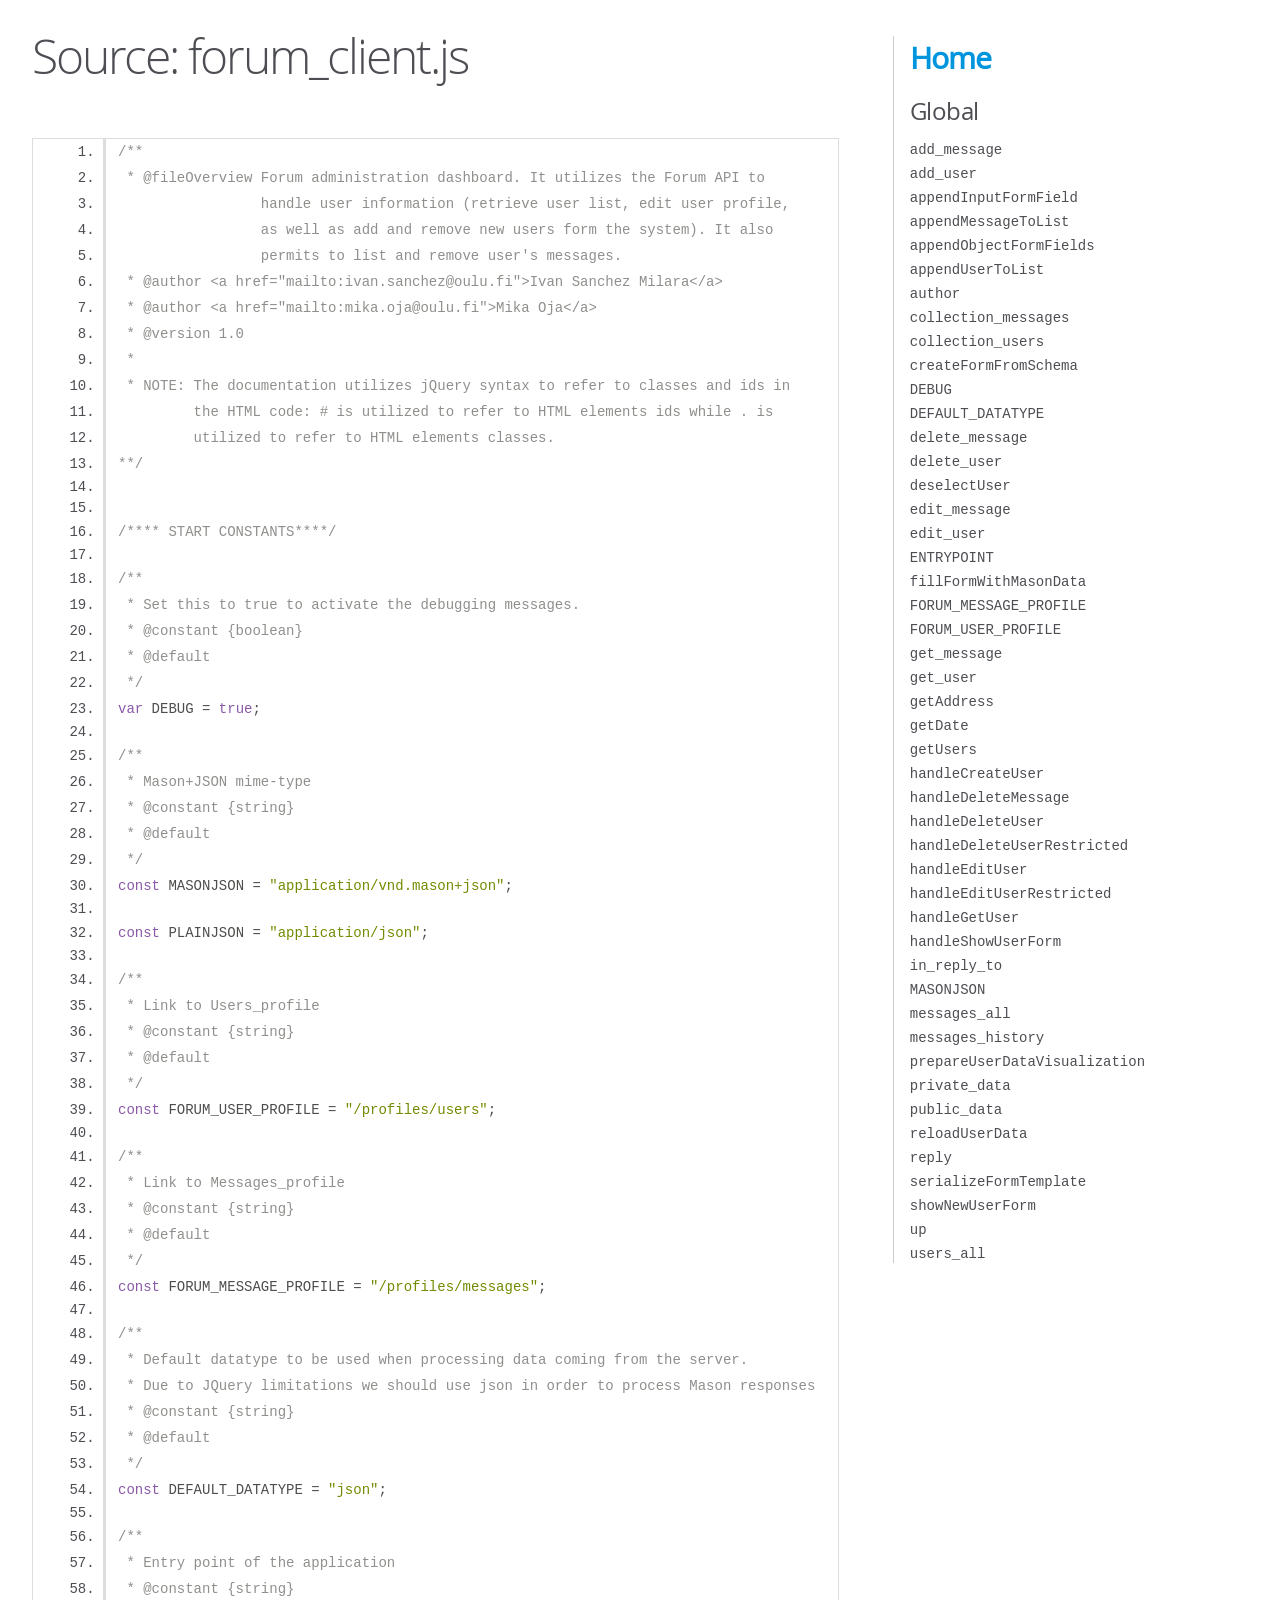
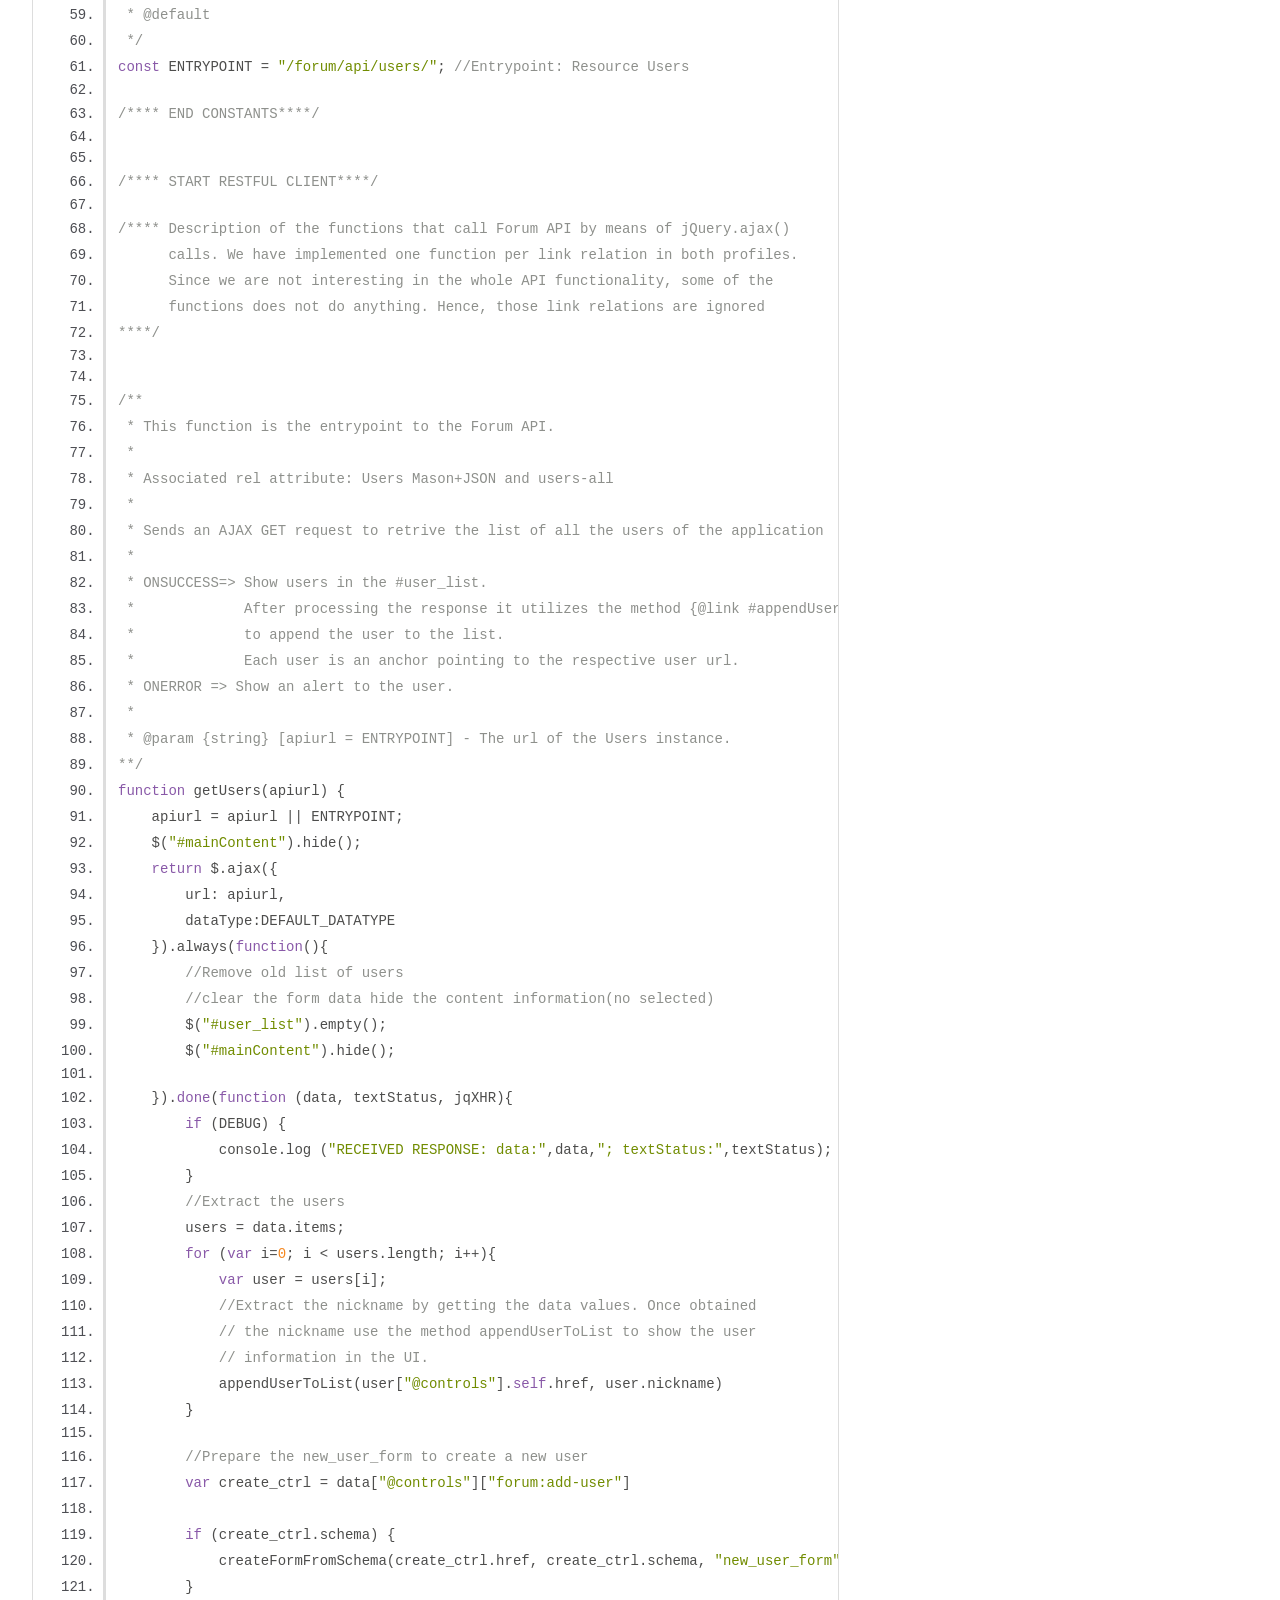
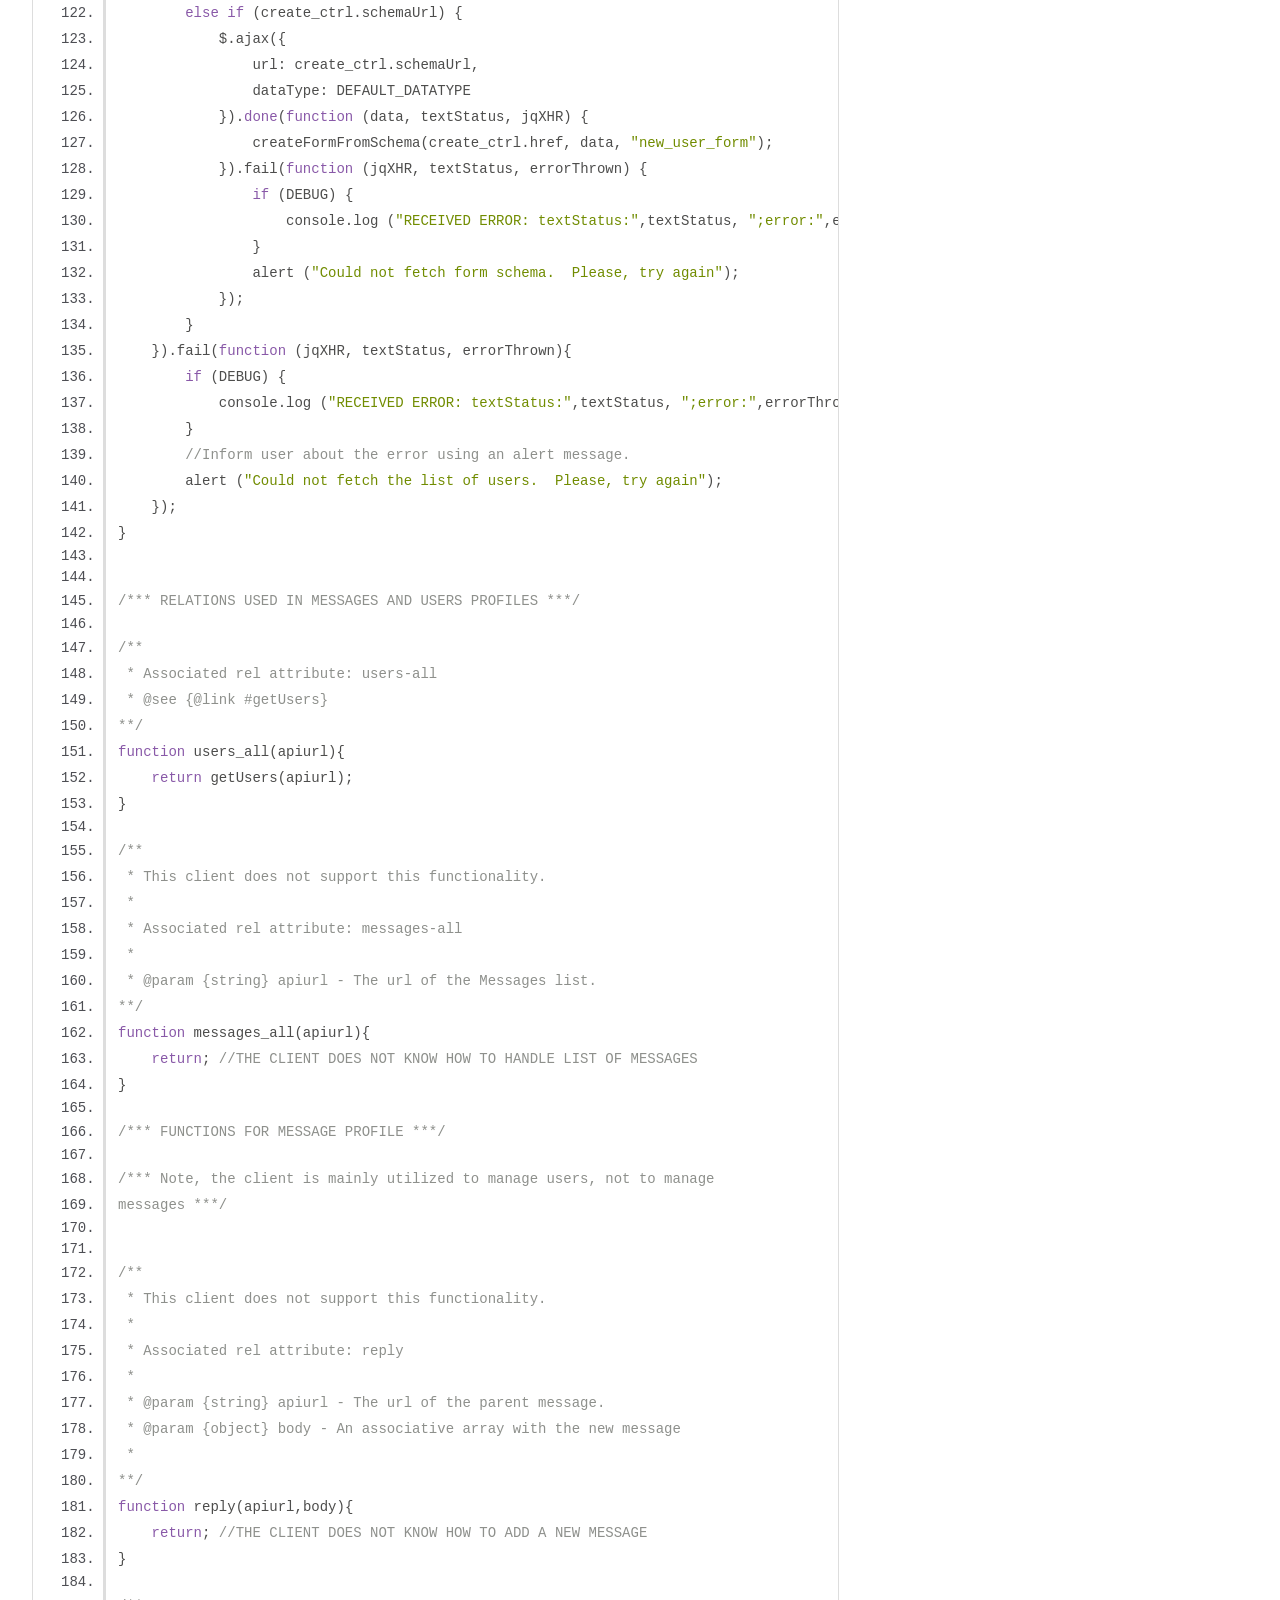
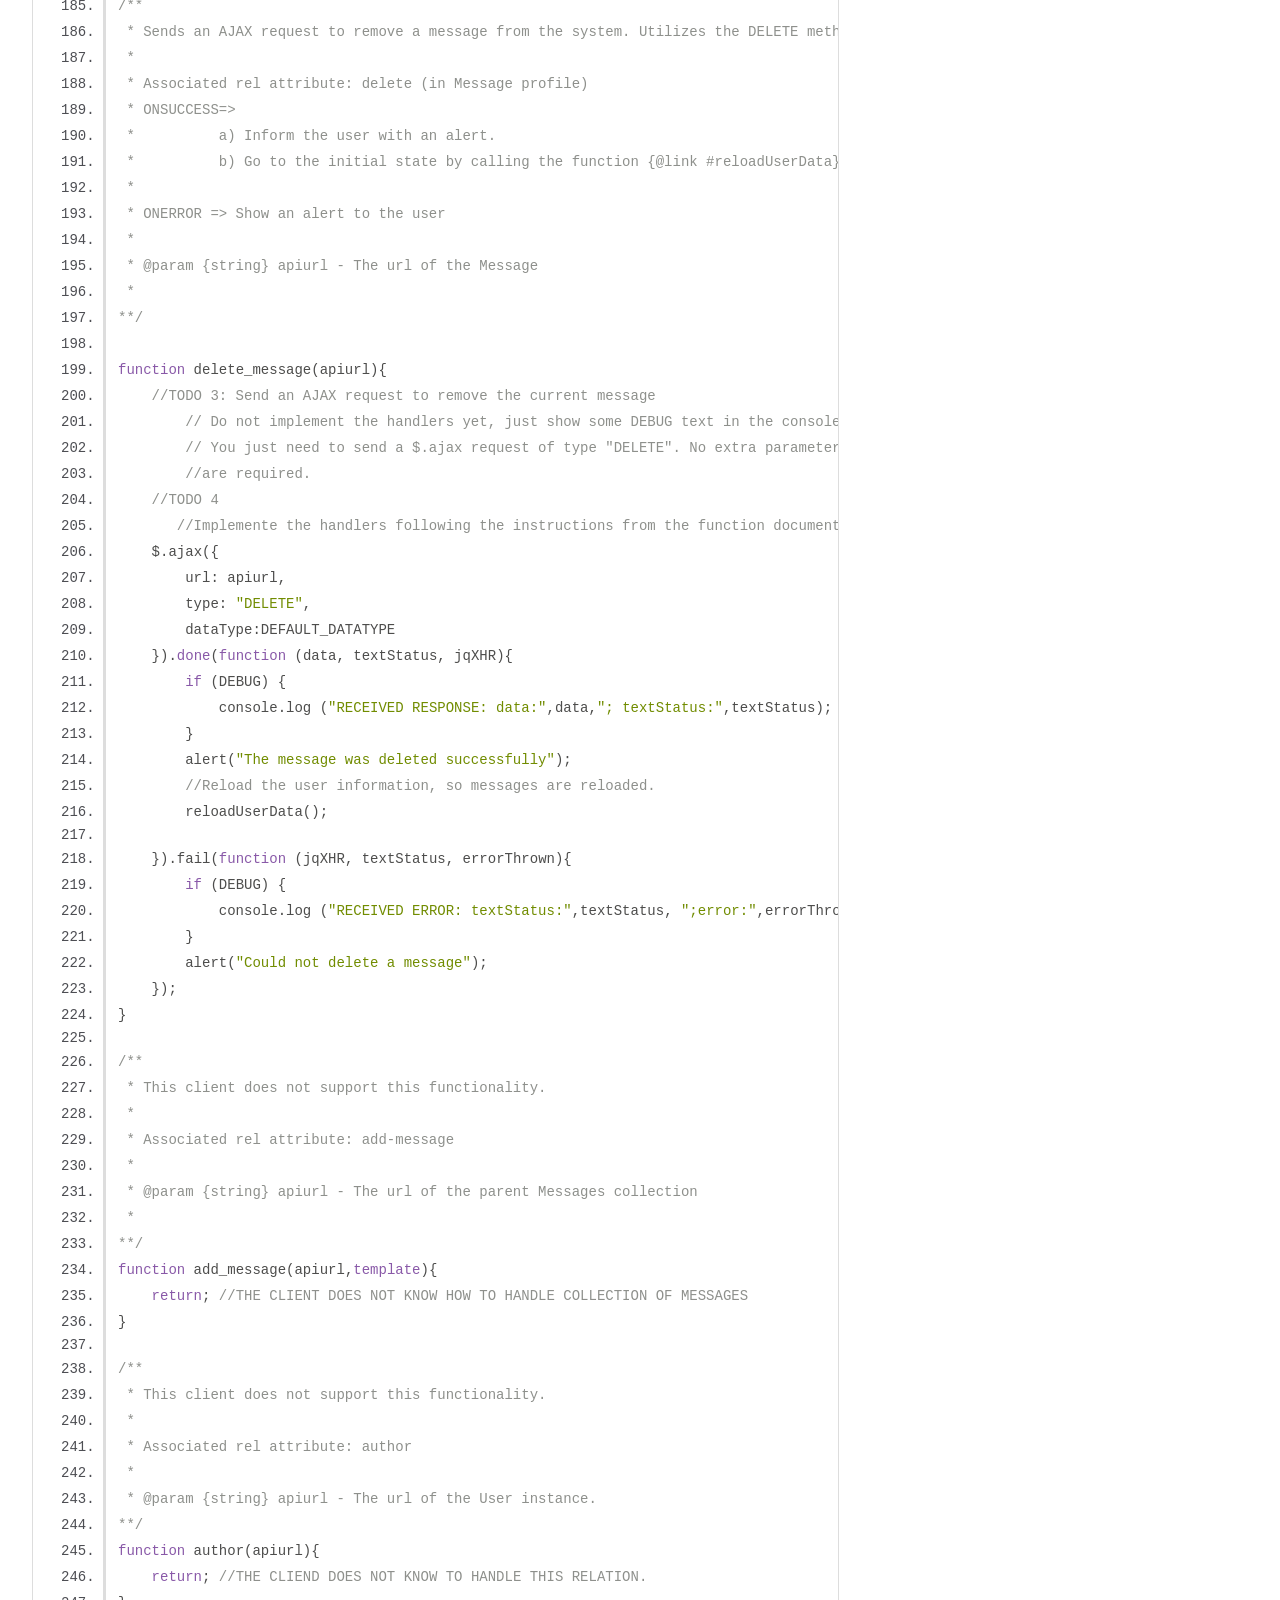
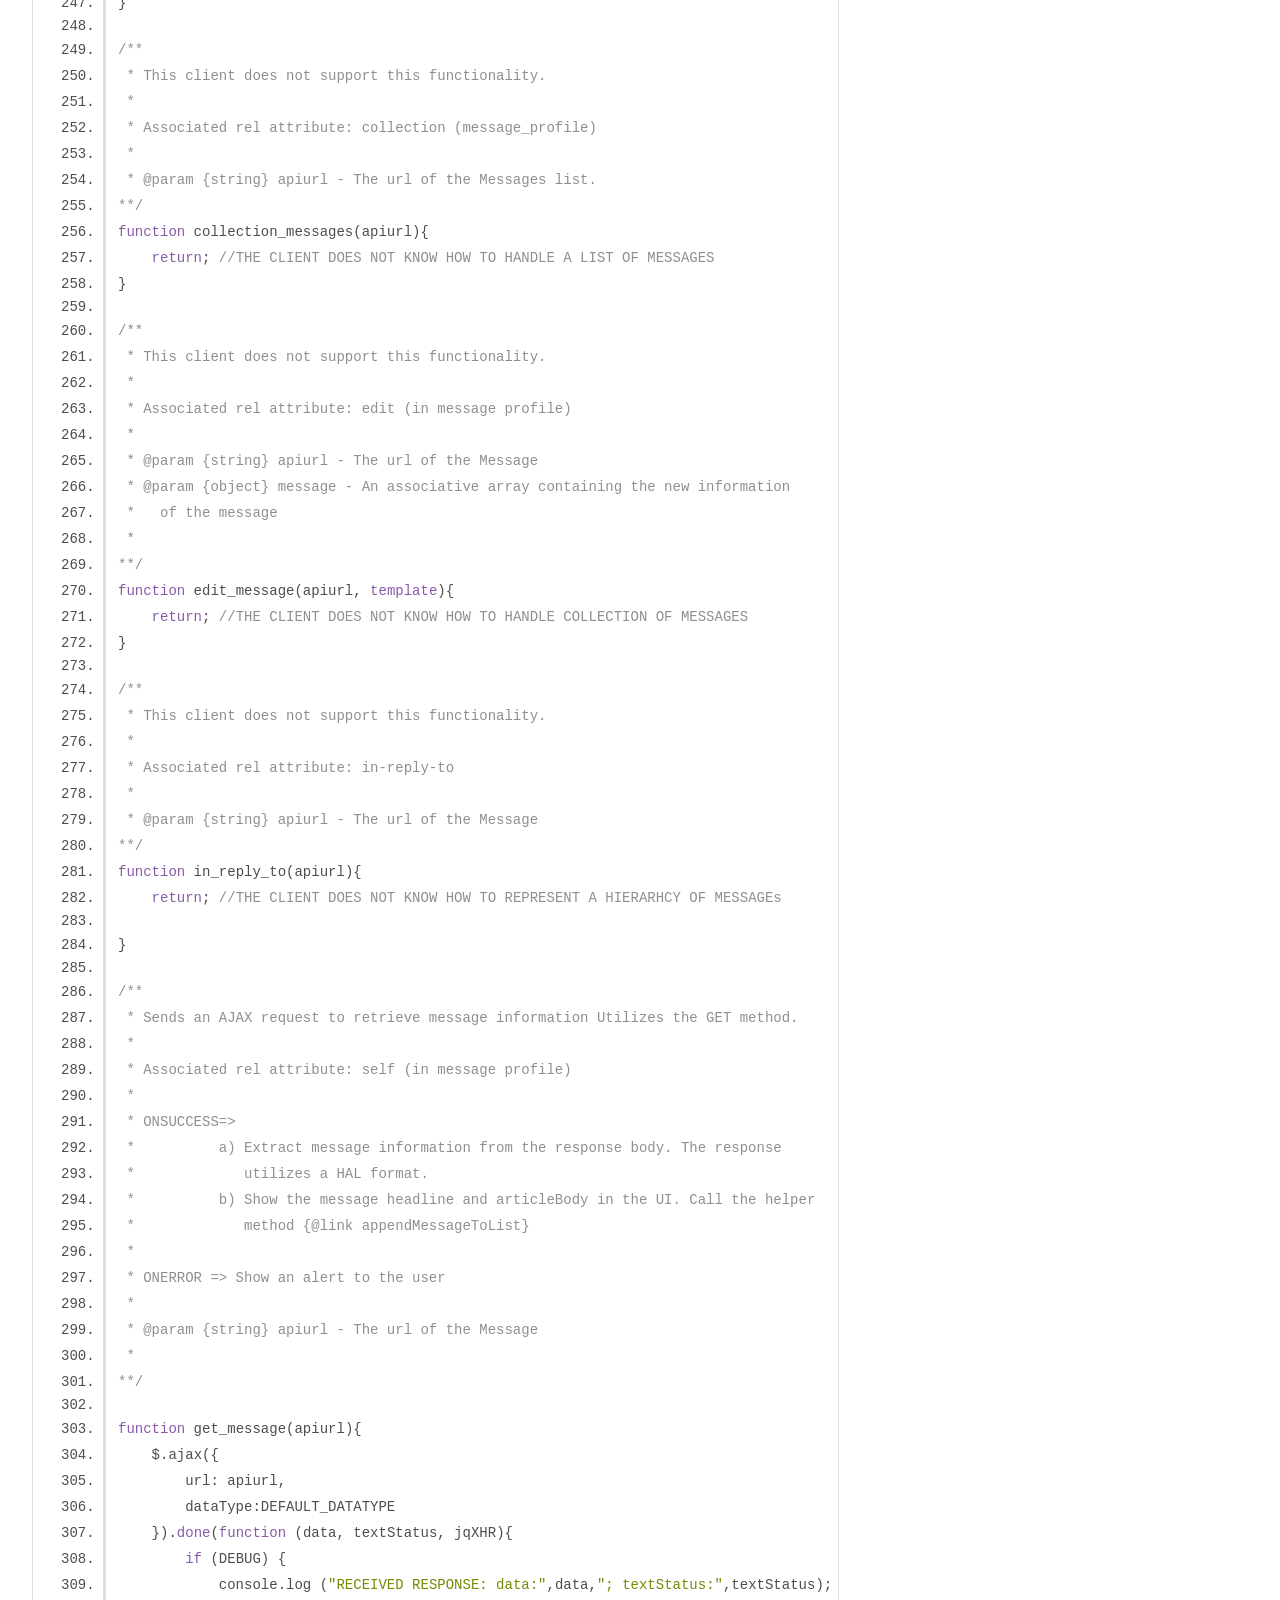
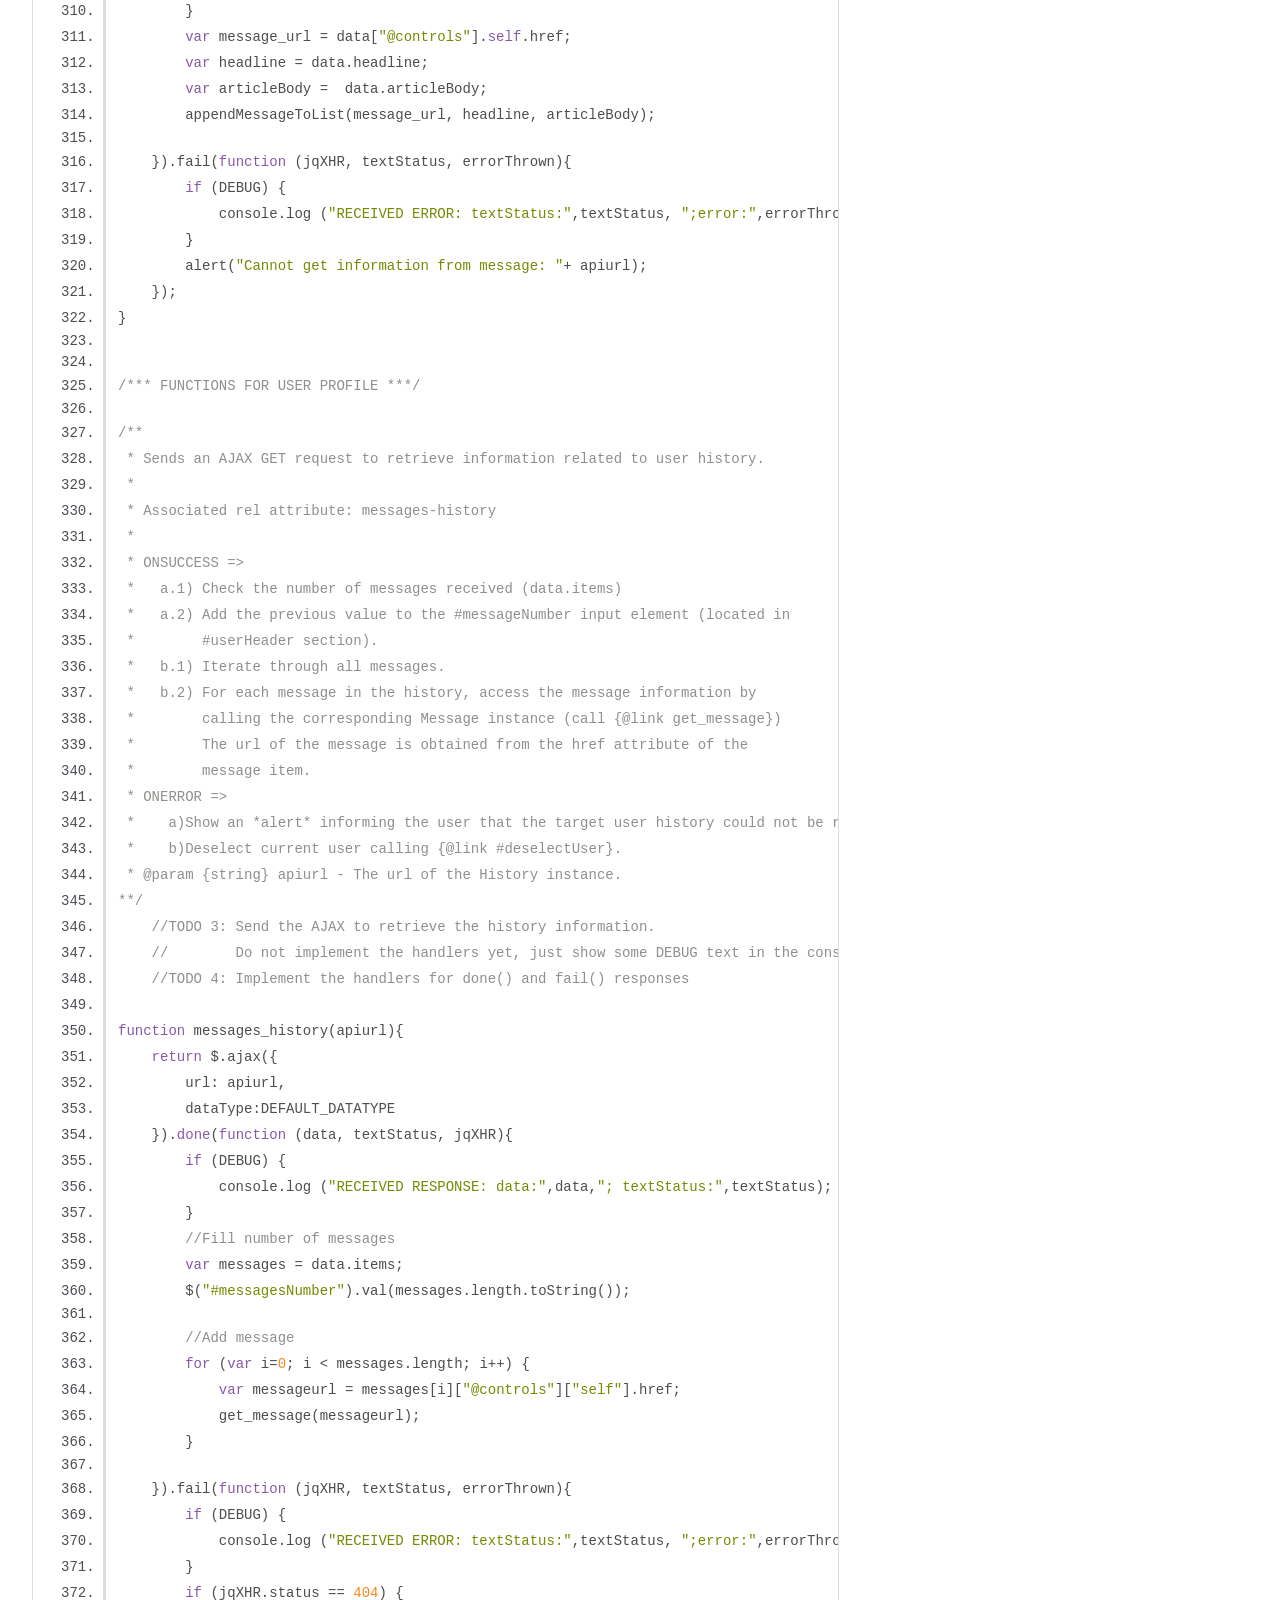
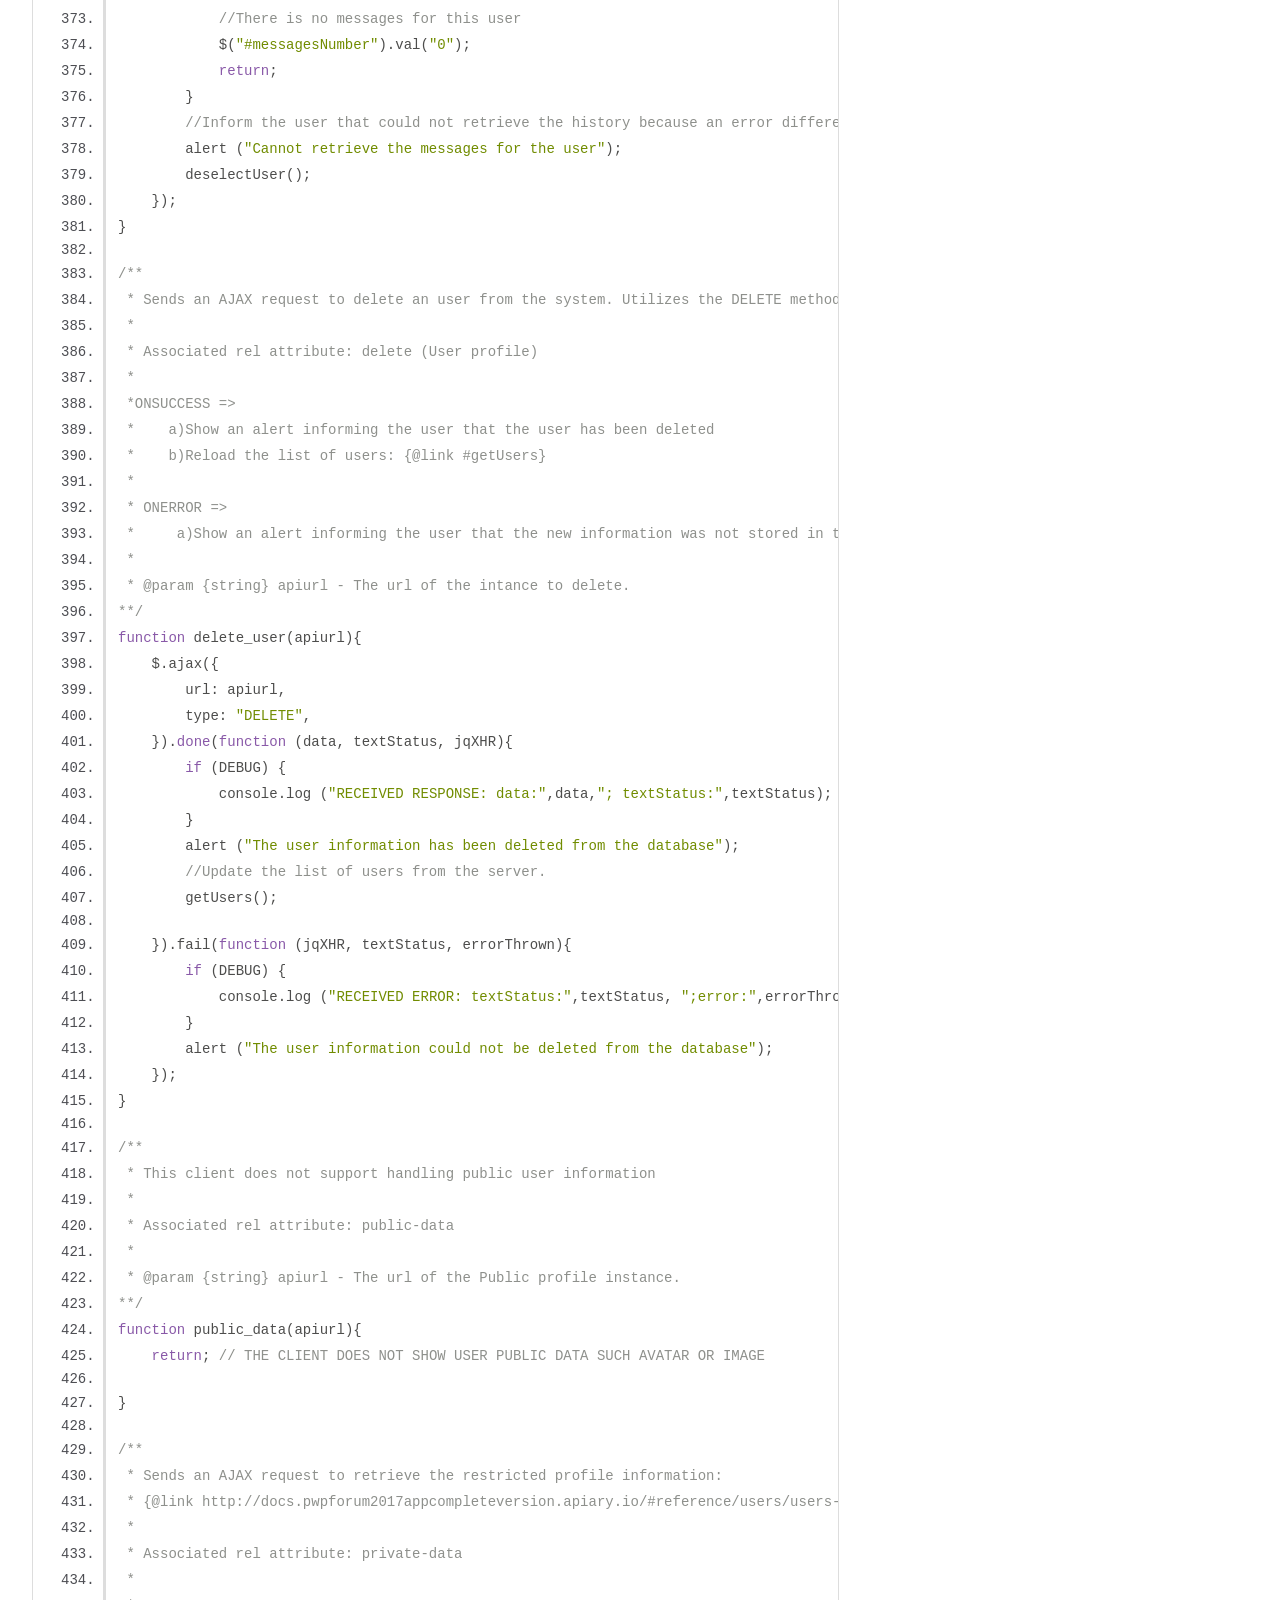
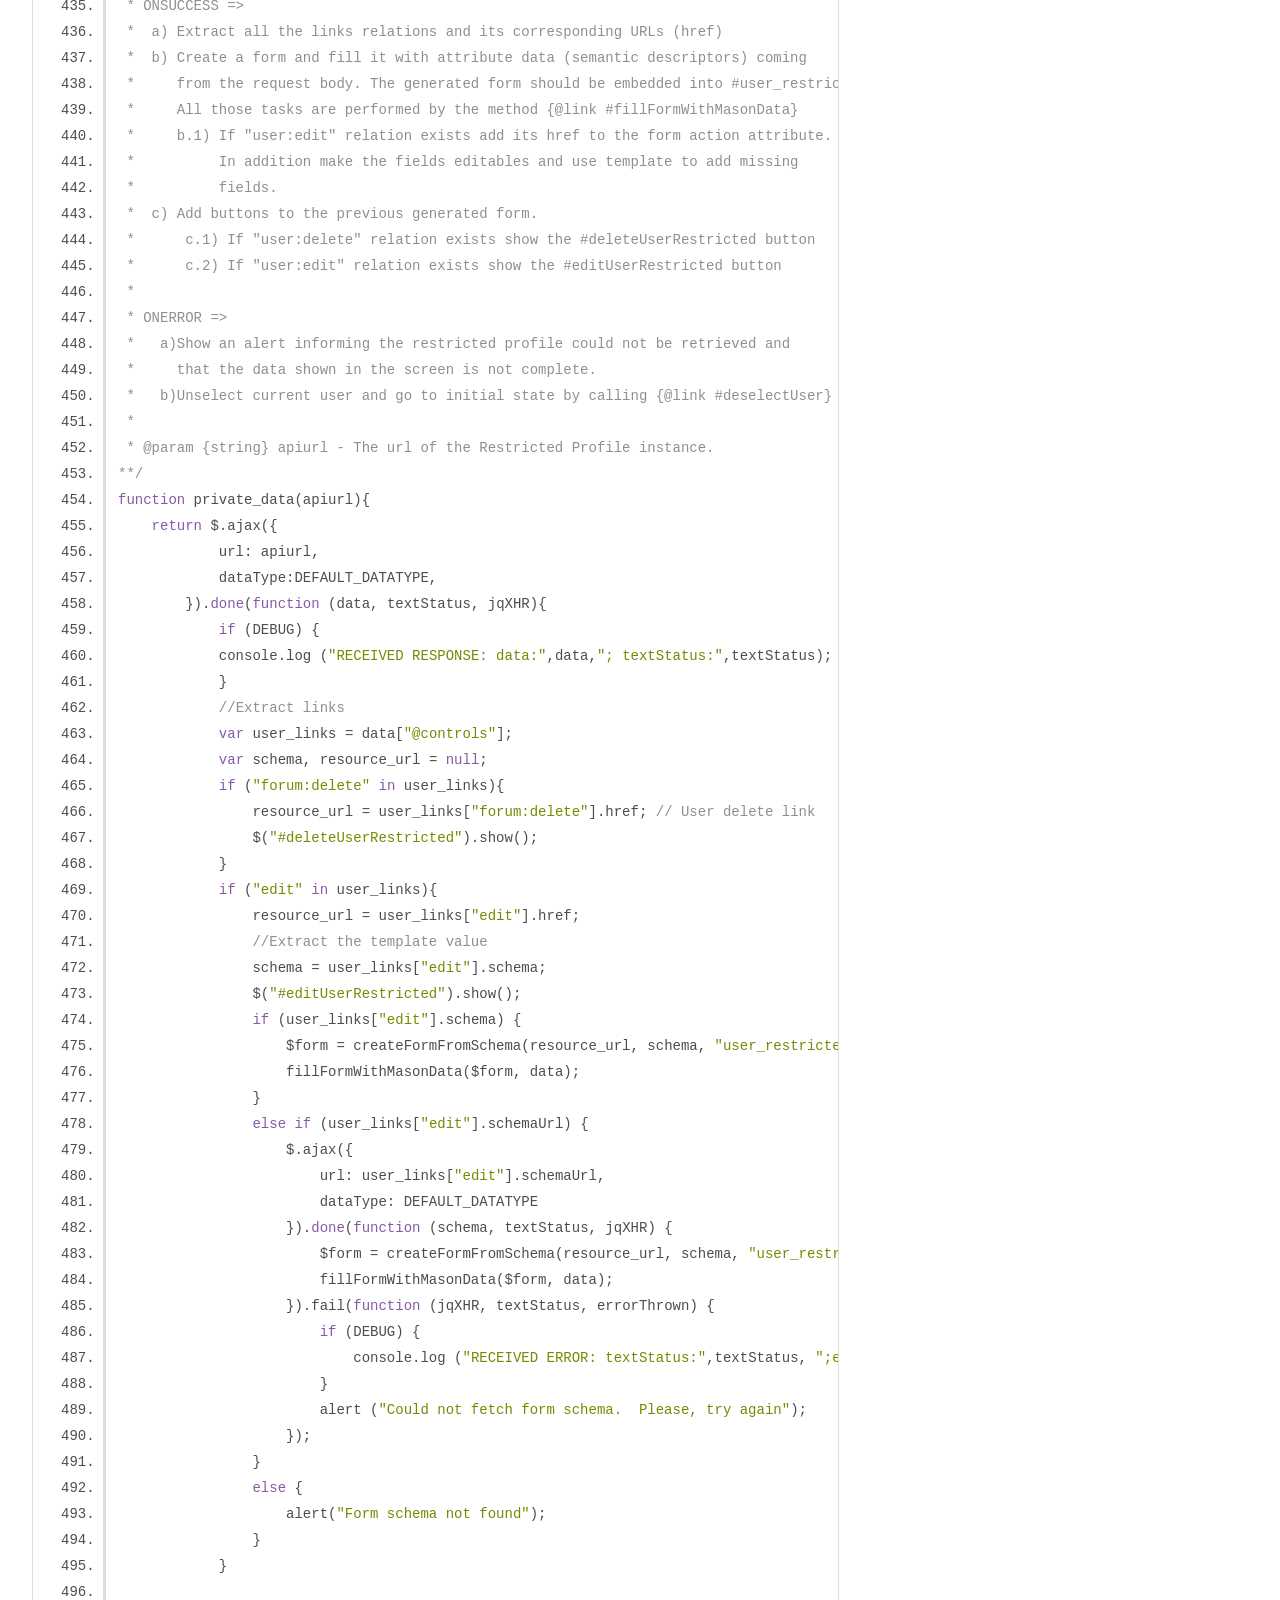
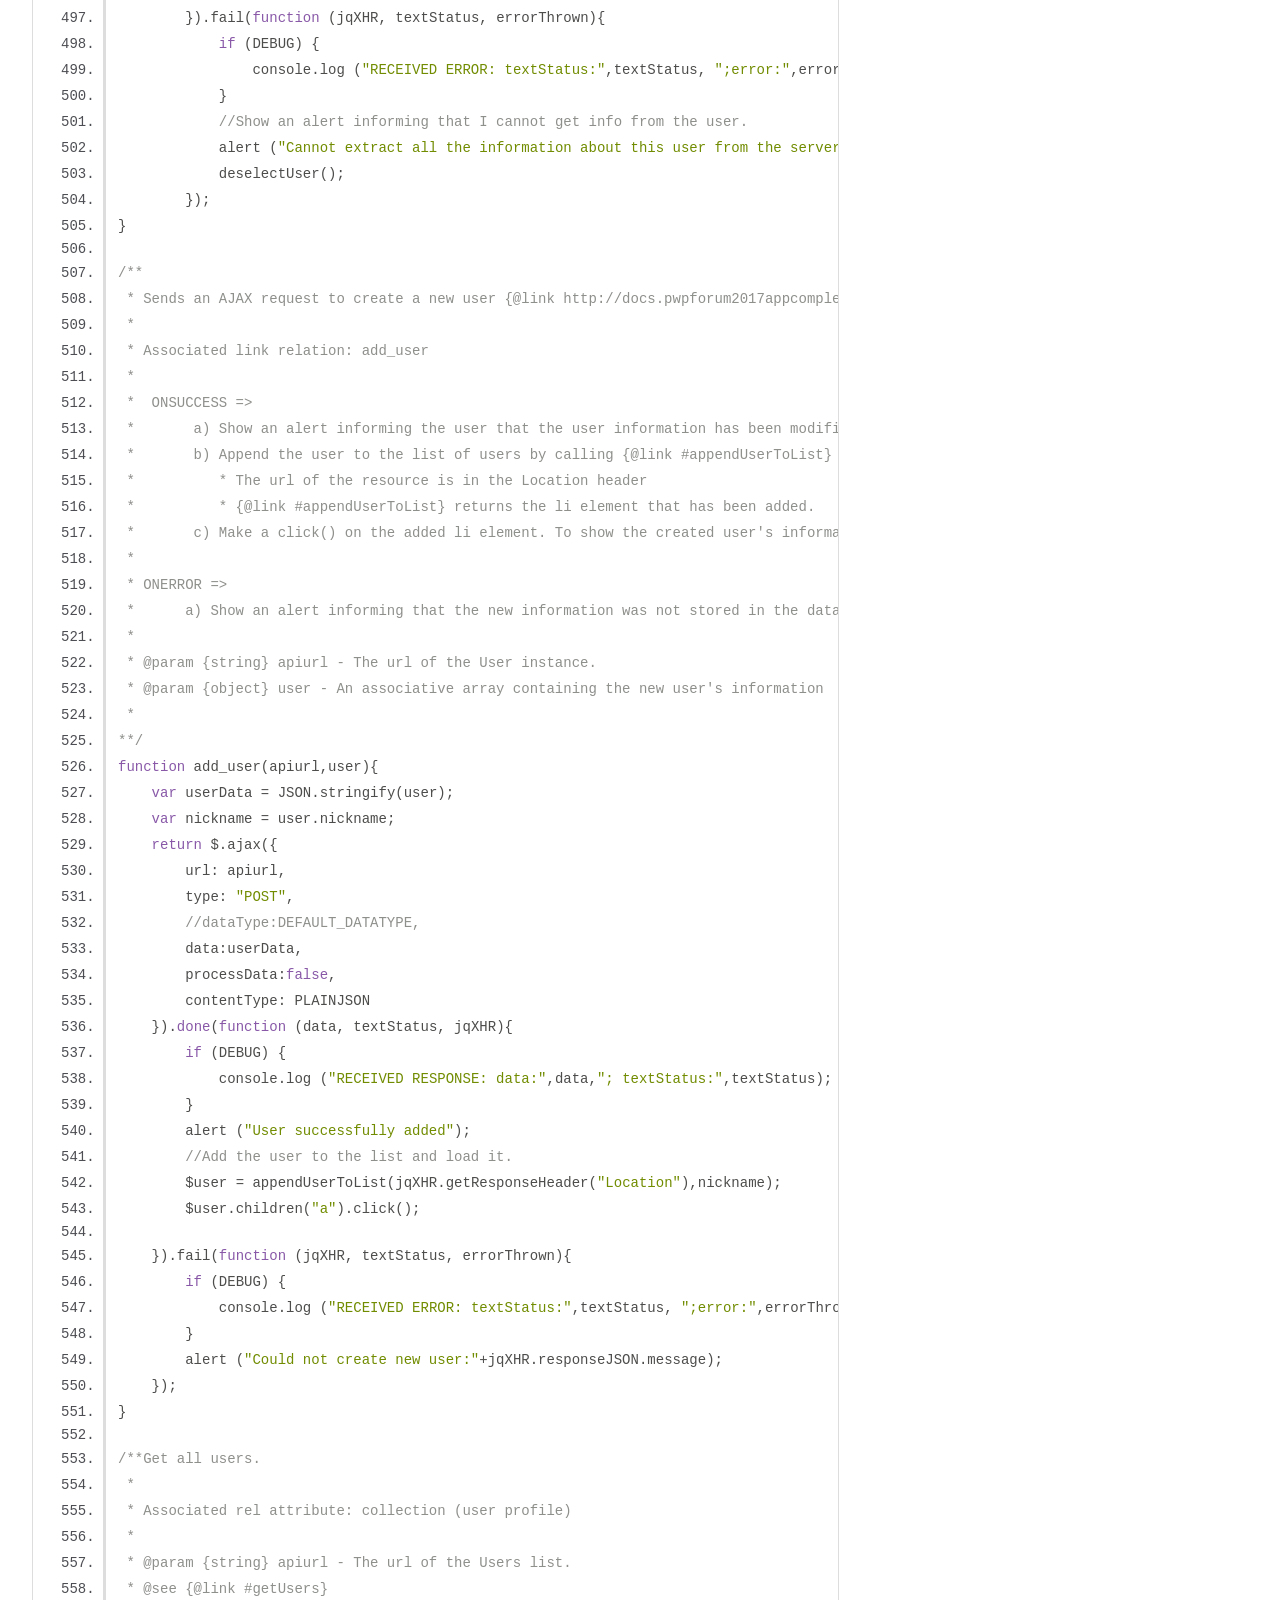
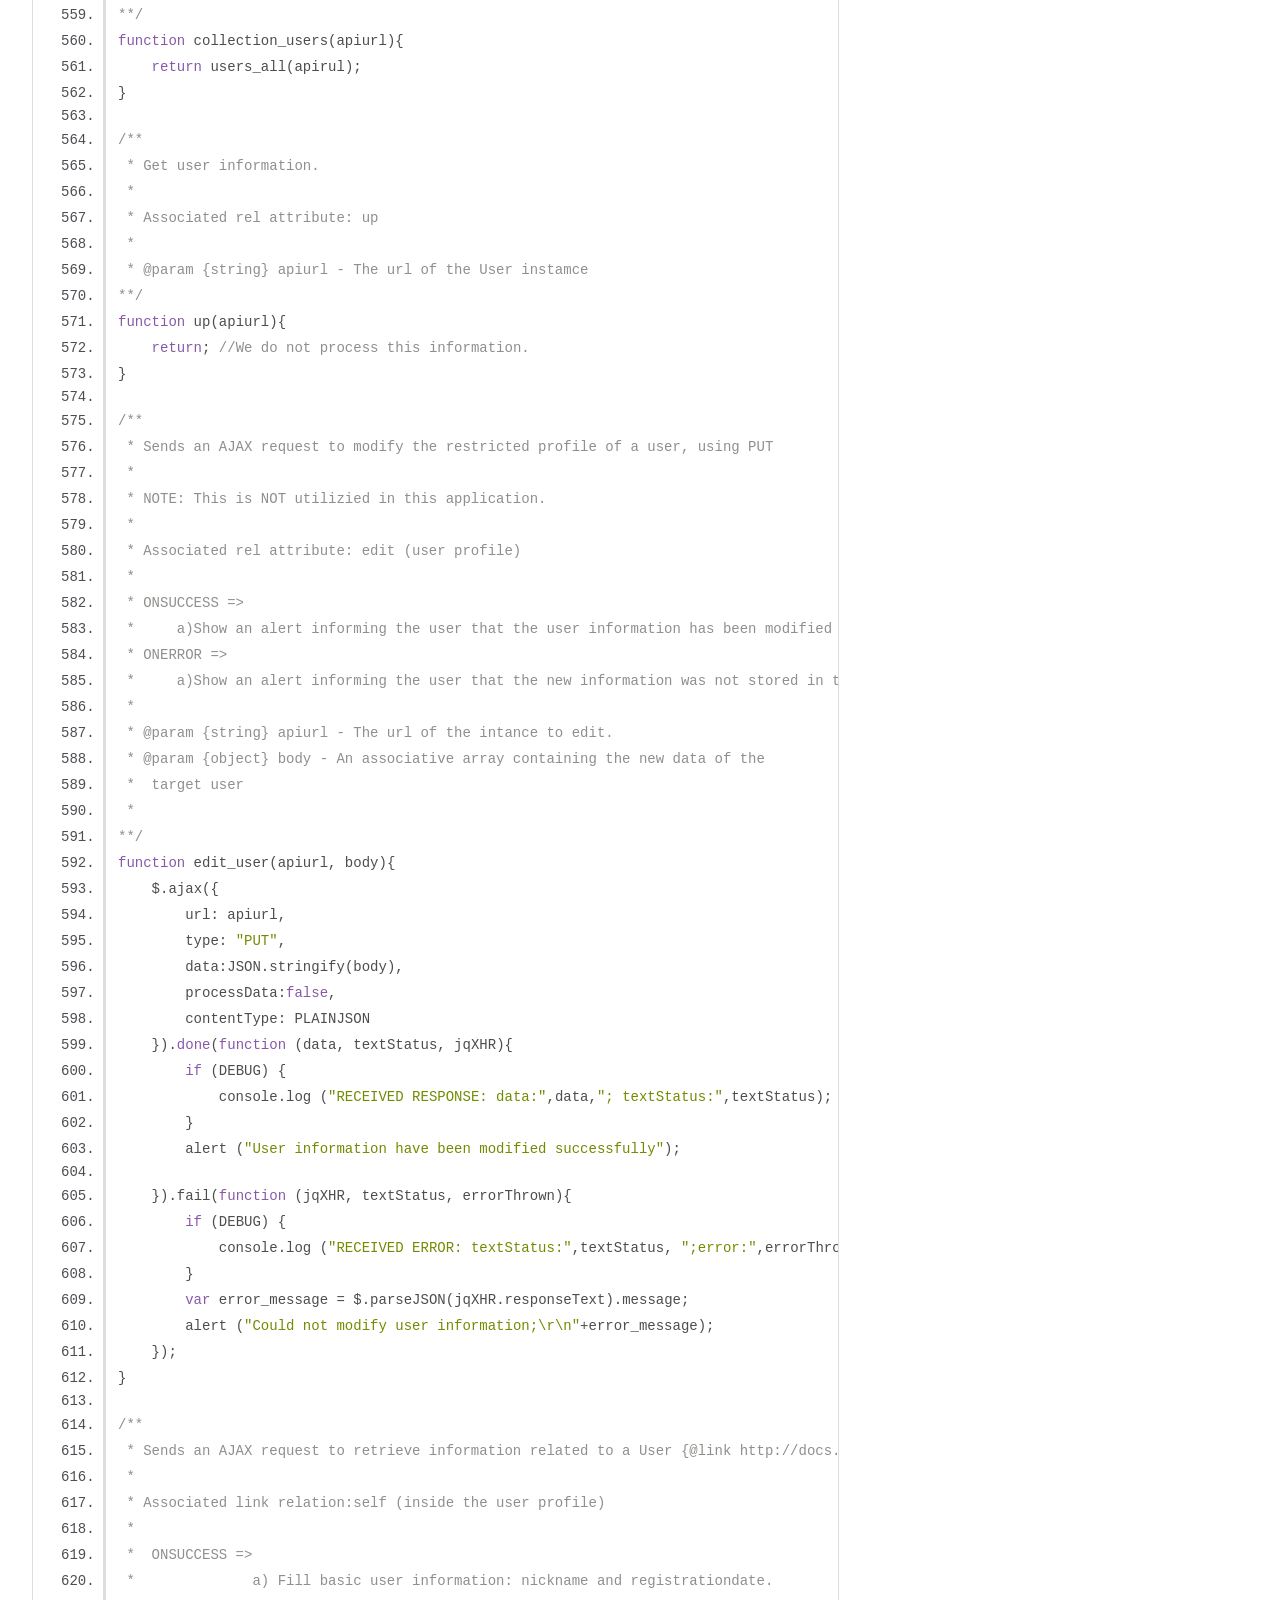
<file: documentation/RESTful_Client/forum_client.js.html>
<!DOCTYPE html>
<html lang="en">
<head>
    <meta charset="utf-8">
    <title>JSDoc: Source: forum_client.js</title>

    <script src="scripts/prettify/prettify.js"> </script>
    <script src="scripts/prettify/lang-css.js"> </script>
    <!--[if lt IE 9]>
      <script src="//html5shiv.googlecode.com/svn/trunk/html5.js"></script>
    <![endif]-->
    <link type="text/css" rel="stylesheet" href="styles/prettify-tomorrow.css">
    <link type="text/css" rel="stylesheet" href="styles/jsdoc-default.css">
</head>

<body>

<div id="main">

    <h1 class="page-title">Source: forum_client.js</h1>

    



    
    <section>
        <article>
            <pre class="prettyprint source linenums"><code>/**
 * @fileOverview Forum administration dashboard. It utilizes the Forum API to 
                 handle user information (retrieve user list, edit user profile, 
                 as well as add and remove new users form the system). It also 
                 permits to list and remove user's messages.
 * @author &lt;a href="mailto:ivan.sanchez@oulu.fi">Ivan Sanchez Milara&lt;/a>
 * @author &lt;a href="mailto:mika.oja@oulu.fi">Mika Oja&lt;/a>
 * @version 1.0
 * 
 * NOTE: The documentation utilizes jQuery syntax to refer to classes and ids in
         the HTML code: # is utilized to refer to HTML elements ids while . is
         utilized to refer to HTML elements classes.
**/


/**** START CONSTANTS****/

/** 
 * Set this to true to activate the debugging messages. 
 * @constant {boolean}
 * @default 
 */
var DEBUG = true;

/** 
 * Mason+JSON mime-type 
 * @constant {string}
 * @default 
 */
const MASONJSON = "application/vnd.mason+json";

const PLAINJSON = "application/json";

/** 
 * Link to Users_profile
 * @constant {string}
 * @default 
 */
const FORUM_USER_PROFILE = "/profiles/users";

/** 
 * Link to Messages_profile
 * @constant {string}
 * @default 
 */
const FORUM_MESSAGE_PROFILE = "/profiles/messages";

/** 
 * Default datatype to be used when processing data coming from the server.
 * Due to JQuery limitations we should use json in order to process Mason responses
 * @constant {string}
 * @default 
 */
const DEFAULT_DATATYPE = "json";

/** 
 * Entry point of the application
 * @constant {string}
 * @default 
 */
const ENTRYPOINT = "/forum/api/users/"; //Entrypoint: Resource Users

/**** END CONSTANTS****/


/**** START RESTFUL CLIENT****/

/**** Description of the functions that call Forum API by means of jQuery.ajax()
      calls. We have implemented one function per link relation in both profiles.
      Since we are not interesting in the whole API functionality, some of the
      functions does not do anything. Hence, those link relations are ignored
****/ 


/**
 * This function is the entrypoint to the Forum API.
 *
 * Associated rel attribute: Users Mason+JSON and users-all
 * 
 * Sends an AJAX GET request to retrive the list of all the users of the application
 * 
 * ONSUCCESS=> Show users in the #user_list. 
 *             After processing the response it utilizes the method {@link #appendUserToList}
 *             to append the user to the list.  
 *             Each user is an anchor pointing to the respective user url.
 * ONERROR => Show an alert to the user.
 *
 * @param {string} [apiurl = ENTRYPOINT] - The url of the Users instance.
**/
function getUsers(apiurl) {
    apiurl = apiurl || ENTRYPOINT;
    $("#mainContent").hide();
    return $.ajax({
        url: apiurl,
        dataType:DEFAULT_DATATYPE
    }).always(function(){
        //Remove old list of users
        //clear the form data hide the content information(no selected)
        $("#user_list").empty();
        $("#mainContent").hide();

    }).done(function (data, textStatus, jqXHR){
        if (DEBUG) {
            console.log ("RECEIVED RESPONSE: data:",data,"; textStatus:",textStatus);
        }
        //Extract the users
        users = data.items;
        for (var i=0; i &lt; users.length; i++){
            var user = users[i];
            //Extract the nickname by getting the data values. Once obtained
            // the nickname use the method appendUserToList to show the user
            // information in the UI.
            appendUserToList(user["@controls"].self.href, user.nickname)
        }

        //Prepare the new_user_form to create a new user
        var create_ctrl = data["@controls"]["forum:add-user"]
        
        if (create_ctrl.schema) {
            createFormFromSchema(create_ctrl.href, create_ctrl.schema, "new_user_form");
        }
        else if (create_ctrl.schemaUrl) {
            $.ajax({
                url: create_ctrl.schemaUrl,
                dataType: DEFAULT_DATATYPE
            }).done(function (data, textStatus, jqXHR) {
                createFormFromSchema(create_ctrl.href, data, "new_user_form");
            }).fail(function (jqXHR, textStatus, errorThrown) {
                if (DEBUG) {
                    console.log ("RECEIVED ERROR: textStatus:",textStatus, ";error:",errorThrown);
                }
                alert ("Could not fetch form schema.  Please, try again");
            });
        }
    }).fail(function (jqXHR, textStatus, errorThrown){
        if (DEBUG) {
            console.log ("RECEIVED ERROR: textStatus:",textStatus, ";error:",errorThrown);
        }
        //Inform user about the error using an alert message.
        alert ("Could not fetch the list of users.  Please, try again");
    });
}


/*** RELATIONS USED IN MESSAGES AND USERS PROFILES ***/

/**
 * Associated rel attribute: users-all
 * @see {@link #getUsers}
**/
function users_all(apiurl){
    return getUsers(apiurl);
}

/**
 * This client does not support this functionality.
 *
 * Associated rel attribute: messages-all
 *
 * @param {string} apiurl - The url of the Messages list.
**/
function messages_all(apiurl){
    return; //THE CLIENT DOES NOT KNOW HOW TO HANDLE LIST OF MESSAGES
}

/*** FUNCTIONS FOR MESSAGE PROFILE ***/

/*** Note, the client is mainly utilized to manage users, not to manage
messages ***/


/**
 * This client does not support this functionality.
 *
 * Associated rel attribute: reply
 *
 * @param {string} apiurl - The url of the parent message.
 * @param {object} body - An associative array with the new message
 * 
**/
function reply(apiurl,body){
    return; //THE CLIENT DOES NOT KNOW HOW TO ADD A NEW MESSAGE
}

/**
 * Sends an AJAX request to remove a message from the system. Utilizes the DELETE method.
 *
 * Associated rel attribute: delete (in Message profile)
 * ONSUCCESS=>
 *          a) Inform the user with an alert.
 *          b) Go to the initial state by calling the function {@link #reloadUserData} *
 *
 * ONERROR => Show an alert to the user
 *
 * @param {string} apiurl - The url of the Message
 * 
**/
    
function delete_message(apiurl){
    //TODO 3: Send an AJAX request to remove the current message
        // Do not implement the handlers yet, just show some DEBUG text in the console.
        // You just need to send a $.ajax request of type "DELETE". No extra parameters
        //are required.
    //TODO 4
       //Implemente the handlers following the instructions from the function documentation.
    $.ajax({
        url: apiurl,
        type: "DELETE",
        dataType:DEFAULT_DATATYPE
    }).done(function (data, textStatus, jqXHR){
        if (DEBUG) {
            console.log ("RECEIVED RESPONSE: data:",data,"; textStatus:",textStatus);
        }
        alert("The message was deleted successfully");
        //Reload the user information, so messages are reloaded.
        reloadUserData();

    }).fail(function (jqXHR, textStatus, errorThrown){
        if (DEBUG) {
            console.log ("RECEIVED ERROR: textStatus:",textStatus, ";error:",errorThrown);
        }
        alert("Could not delete a message");
    });
}

/**
 * This client does not support this functionality.
 *
 * Associated rel attribute: add-message
 *
 * @param {string} apiurl - The url of the parent Messages collection
 * 
**/
function add_message(apiurl,template){
    return; //THE CLIENT DOES NOT KNOW HOW TO HANDLE COLLECTION OF MESSAGES
}

/**
 * This client does not support this functionality.
 *
 * Associated rel attribute: author
 *
 * @param {string} apiurl - The url of the User instance.
**/
function author(apiurl){
    return; //THE CLIEND DOES NOT KNOW TO HANDLE THIS RELATION.
}

/**
 * This client does not support this functionality.
 *
 * Associated rel attribute: collection (message_profile)
 *
 * @param {string} apiurl - The url of the Messages list.
**/
function collection_messages(apiurl){
    return; //THE CLIENT DOES NOT KNOW HOW TO HANDLE A LIST OF MESSAGES
}

/**
 * This client does not support this functionality.
 *
 * Associated rel attribute: edit (in message profile)
 *
 * @param {string} apiurl - The url of the Message
 * @param {object} message - An associative array containing the new information 
 *   of the message
 * 
**/
function edit_message(apiurl, template){
    return; //THE CLIENT DOES NOT KNOW HOW TO HANDLE COLLECTION OF MESSAGES
}

/**
 * This client does not support this functionality.
 *
 * Associated rel attribute: in-reply-to
 *
 * @param {string} apiurl - The url of the Message
**/
function in_reply_to(apiurl){
    return; //THE CLIENT DOES NOT KNOW HOW TO REPRESENT A HIERARHCY OF MESSAGEs

}

/**
 * Sends an AJAX request to retrieve message information Utilizes the GET method.
 *
 * Associated rel attribute: self (in message profile)
 *
 * ONSUCCESS=>
 *          a) Extract message information from the response body. The response
 *             utilizes a HAL format.
 *          b) Show the message headline and articleBody in the UI. Call the helper
 *             method {@link appendMessageToList}
 *
 * ONERROR => Show an alert to the user
 *
 * @param {string} apiurl - The url of the Message
 * 
**/

function get_message(apiurl){
    $.ajax({
        url: apiurl,
        dataType:DEFAULT_DATATYPE
    }).done(function (data, textStatus, jqXHR){
        if (DEBUG) {
            console.log ("RECEIVED RESPONSE: data:",data,"; textStatus:",textStatus);
        }
        var message_url = data["@controls"].self.href;
        var headline = data.headline;
        var articleBody =  data.articleBody;
        appendMessageToList(message_url, headline, articleBody);

    }).fail(function (jqXHR, textStatus, errorThrown){
        if (DEBUG) {
            console.log ("RECEIVED ERROR: textStatus:",textStatus, ";error:",errorThrown);
        }
        alert("Cannot get information from message: "+ apiurl);
    });
}


/*** FUNCTIONS FOR USER PROFILE ***/

/**
 * Sends an AJAX GET request to retrieve information related to user history.
 *
 * Associated rel attribute: messages-history 
 *
 * ONSUCCESS =>
 *   a.1) Check the number of messages received (data.items) 
 *   a.2) Add the previous value to the #messageNumber input element (located in 
 *        #userHeader section).
 *   b.1) Iterate through all messages. 
 *   b.2) For each message in the history, access the message information by
 *        calling the corresponding Message instance (call {@link get_message})
 *        The url of the message is obtained from the href attribute of the
 *        message item. 
 * ONERROR =>
 *    a)Show an *alert* informing the user that the target user history could not be retrieved
 *    b)Deselect current user calling {@link #deselectUser}.
 * @param {string} apiurl - The url of the History instance.
**/
    //TODO 3: Send the AJAX to retrieve the history information. 
    //        Do not implement the handlers yet, just show some DEBUG text in the console.
    //TODO 4: Implement the handlers for done() and fail() responses 
    
function messages_history(apiurl){
    return $.ajax({
        url: apiurl,
        dataType:DEFAULT_DATATYPE
    }).done(function (data, textStatus, jqXHR){
        if (DEBUG) {
            console.log ("RECEIVED RESPONSE: data:",data,"; textStatus:",textStatus);
        }
        //Fill number of messages
        var messages = data.items;
        $("#messagesNumber").val(messages.length.toString());

        //Add message
        for (var i=0; i &lt; messages.length; i++) {
            var messageurl = messages[i]["@controls"]["self"].href;
            get_message(messageurl);
        }

    }).fail(function (jqXHR, textStatus, errorThrown){
        if (DEBUG) {
            console.log ("RECEIVED ERROR: textStatus:",textStatus, ";error:",errorThrown);
        }
        if (jqXHR.status == 404) {
            //There is no messages for this user
            $("#messagesNumber").val("0");
            return;
        }
        //Inform the user that could not retrieve the history because an error different to status code
        alert ("Cannot retrieve the messages for the user");
        deselectUser();
    });
}

/**
 * Sends an AJAX request to delete an user from the system. Utilizes the DELETE method.
 *
 * Associated rel attribute: delete (User profile)
 *
 *ONSUCCESS =>
 *    a)Show an alert informing the user that the user has been deleted
 *    b)Reload the list of users: {@link #getUsers}
 *
 * ONERROR =>
 *     a)Show an alert informing the user that the new information was not stored in the databse
 *
 * @param {string} apiurl - The url of the intance to delete. 
**/
function delete_user(apiurl){
    $.ajax({
        url: apiurl,
        type: "DELETE",
    }).done(function (data, textStatus, jqXHR){
        if (DEBUG) {
            console.log ("RECEIVED RESPONSE: data:",data,"; textStatus:",textStatus);
        }
        alert ("The user information has been deleted from the database");
        //Update the list of users from the server.
        getUsers();

    }).fail(function (jqXHR, textStatus, errorThrown){
        if (DEBUG) {
            console.log ("RECEIVED ERROR: textStatus:",textStatus, ";error:",errorThrown);
        }
        alert ("The user information could not be deleted from the database");
    });
}

/**
 * This client does not support handling public user information
 *
 * Associated rel attribute: public-data
 * 
 * @param {string} apiurl - The url of the Public profile instance.
**/
function public_data(apiurl){
    return; // THE CLIENT DOES NOT SHOW USER PUBLIC DATA SUCH AVATAR OR IMAGE

}

/**
 * Sends an AJAX request to retrieve the restricted profile information:
 * {@link http://docs.pwpforum2017appcompleteversion.apiary.io/#reference/users/users-private-profile/get-user's-restricted-profile | User Restricted Profile}
 * 
 * Associated rel attribute: private-data
 * 
 * ONSUCCESS =>
 *  a) Extract all the links relations and its corresponding URLs (href)
 *  b) Create a form and fill it with attribute data (semantic descriptors) coming
 *     from the request body. The generated form should be embedded into #user_restricted_form.
 *     All those tasks are performed by the method {@link #fillFormWithMasonData}
 *     b.1) If "user:edit" relation exists add its href to the form action attribute. 
 *          In addition make the fields editables and use template to add missing
 *          fields. 
 *  c) Add buttons to the previous generated form.
 *      c.1) If "user:delete" relation exists show the #deleteUserRestricted button
 *      c.2) If "user:edit" relation exists show the #editUserRestricted button
 *
 * ONERROR =>
 *   a)Show an alert informing the restricted profile could not be retrieved and
 *     that the data shown in the screen is not complete.
 *   b)Unselect current user and go to initial state by calling {@link #deselectUser}
 * 
 * @param {string} apiurl - The url of the Restricted Profile instance.
**/
function private_data(apiurl){
    return $.ajax({
            url: apiurl,
            dataType:DEFAULT_DATATYPE,
        }).done(function (data, textStatus, jqXHR){
            if (DEBUG) {
            console.log ("RECEIVED RESPONSE: data:",data,"; textStatus:",textStatus);
            }
            //Extract links
            var user_links = data["@controls"];
            var schema, resource_url = null;
            if ("forum:delete" in user_links){
                resource_url = user_links["forum:delete"].href; // User delete link
                $("#deleteUserRestricted").show();
            }
            if ("edit" in user_links){
                resource_url = user_links["edit"].href;
                //Extract the template value
                schema = user_links["edit"].schema;
                $("#editUserRestricted").show();
                if (user_links["edit"].schema) {
                    $form = createFormFromSchema(resource_url, schema, "user_restricted_form");
                    fillFormWithMasonData($form, data);
                }
                else if (user_links["edit"].schemaUrl) {
                    $.ajax({
                        url: user_links["edit"].schemaUrl,
                        dataType: DEFAULT_DATATYPE
                    }).done(function (schema, textStatus, jqXHR) {
                        $form = createFormFromSchema(resource_url, schema, "user_restricted_form");
                        fillFormWithMasonData($form, data);                        
                    }).fail(function (jqXHR, textStatus, errorThrown) {
                        if (DEBUG) {
                            console.log ("RECEIVED ERROR: textStatus:",textStatus, ";error:",errorThrown);
                        }
                        alert ("Could not fetch form schema.  Please, try again");
                    });
                }
                else {
                    alert("Form schema not found");
                }
            }            
            
        }).fail(function (jqXHR, textStatus, errorThrown){
            if (DEBUG) {
                console.log ("RECEIVED ERROR: textStatus:",textStatus, ";error:",errorThrown);
            }
            //Show an alert informing that I cannot get info from the user.
            alert ("Cannot extract all the information about this user from the server");
            deselectUser();
        });
}

/**
 * Sends an AJAX request to create a new user {@link http://docs.pwpforum2017appcompleteversion.apiary.io/#reference/users/user}
 *
 * Associated link relation: add_user
 *
 *  ONSUCCESS =>
 *       a) Show an alert informing the user that the user information has been modified
 *       b) Append the user to the list of users by calling {@link #appendUserToList}
 *          * The url of the resource is in the Location header
 *          * {@link #appendUserToList} returns the li element that has been added.
 *       c) Make a click() on the added li element. To show the created user's information.
 *     
 * ONERROR =>
 *      a) Show an alert informing that the new information was not stored in the databse
 * 
 * @param {string} apiurl - The url of the User instance. 
 * @param {object} user - An associative array containing the new user's information
 * 
**/   
function add_user(apiurl,user){
    var userData = JSON.stringify(user);
    var nickname = user.nickname;
    return $.ajax({
        url: apiurl,
        type: "POST",
        //dataType:DEFAULT_DATATYPE,
        data:userData,
        processData:false,
        contentType: PLAINJSON
    }).done(function (data, textStatus, jqXHR){
        if (DEBUG) {
            console.log ("RECEIVED RESPONSE: data:",data,"; textStatus:",textStatus);
        }
        alert ("User successfully added");
        //Add the user to the list and load it.
        $user = appendUserToList(jqXHR.getResponseHeader("Location"),nickname);
        $user.children("a").click();

    }).fail(function (jqXHR, textStatus, errorThrown){
        if (DEBUG) {
            console.log ("RECEIVED ERROR: textStatus:",textStatus, ";error:",errorThrown);
        }
        alert ("Could not create new user:"+jqXHR.responseJSON.message);
    });
}

/**Get all users.
 *
 * Associated rel attribute: collection (user profile)
 *
 * @param {string} apiurl - The url of the Users list.
 * @see {@link #getUsers}
**/
function collection_users(apiurl){
    return users_all(apirul);
}

/**
 * Get user information. 
 *
 * Associated rel attribute: up
 *
 * @param {string} apiurl - The url of the User instamce
**/
function up(apiurl){
    return; //We do not process this information. 
}

/**
 * Sends an AJAX request to modify the restricted profile of a user, using PUT
 *
 * NOTE: This is NOT utilizied in this application.
 *
 * Associated rel attribute: edit (user profile)
 *
 * ONSUCCESS =>
 *     a)Show an alert informing the user that the user information has been modified
 * ONERROR =>
 *     a)Show an alert informing the user that the new information was not stored in the databse
 * 
 * @param {string} apiurl - The url of the intance to edit. 
 * @param {object} body - An associative array containing the new data of the
 *  target user
 * 
**/
function edit_user(apiurl, body){
    $.ajax({
        url: apiurl,
        type: "PUT",
        data:JSON.stringify(body),
        processData:false,
        contentType: PLAINJSON
    }).done(function (data, textStatus, jqXHR){
        if (DEBUG) {
            console.log ("RECEIVED RESPONSE: data:",data,"; textStatus:",textStatus);
        }
        alert ("User information have been modified successfully");

    }).fail(function (jqXHR, textStatus, errorThrown){
        if (DEBUG) {
            console.log ("RECEIVED ERROR: textStatus:",textStatus, ";error:",errorThrown);
        }
        var error_message = $.parseJSON(jqXHR.responseText).message;
        alert ("Could not modify user information;\r\n"+error_message);
    });
}

/**
 * Sends an AJAX request to retrieve information related to a User {@link http://docs.pwpforum2017appcompleteversion.apiary.io/#reference/users/user}
 *
 * Associated link relation:self (inside the user profile)
 *
 *  ONSUCCESS =>
 *              a) Fill basic user information: nickname and registrationdate.
 *                  Extract the information from the attribute input
 *              b) Extract associated link relations from the response
 *                    b.1) If user:delete: Show the #deleteUser button. Add the href
 *                        to the #user_form action attribute.
 *                    b.2) If user:edit: Show the #editUser button. Add the href
 *                        to the #user_form action attribute.
 *                    b.3) If user:restricted data: Call the function {@link #private_data} to 
 *                        extract the information of the restricted profile
 *                    b.4) If user:messages: Call the function {@link #messages_history} to extract
 *                        the messages history of the current user.  *
 *
 * ONERROR =>   a) Alert the user
 *              b) Unselect the user from the list and go back to initial state 
 *                (Call {@link deleselectUser})
 * 
 * @param {string} apiurl - The url of the User instance. 
**/
function get_user(apiurl) {
    return $.ajax({
        url: apiurl,
        dataType:DEFAULT_DATATYPE,
        processData:false,
    }).done(function (data, textStatus, jqXHR){
        if (DEBUG) {
            console.log ("RECEIVED RESPONSE: data:",data,"; textStatus:",textStatus);
        }


        //Fill basic information from the user_basic_form 
        $("#nickname").val(data.nickname || "??");
        delete(data.nickname);
        $("#registrationdate").val(getDate(data.registrationdate || 0));
        delete(data.registrationdate);
        $("#messagesNumber").val("??");

        //Extract user information
        var user_links = data["@controls"];
        //Extracts urls from links. I need to get if the different links in the
        //response.
        if ("forum:private-data" in user_links) {
           var private_profile_url = user_links["forum:private-data"].href; //Restricted profile
        }
        if ("forum:messages-history" in user_links){            
            var messages_url = user_links["forum:messages-history"].href;
            // cut out the optional query parameters. this solution is not pretty. 
            messages_url = messages_url.slice(0, messages_url.indexOf("{?")); 
        }
        if ("forum:delete" in user_links)
            var delete_link = user_links["forum:delete"].href; // User delete linke
        if ("edit" in user_links)
            var edit_link = user_links["edit"].href;

         if (delete_link){
            $("#user_form").attr("action", delete_link);
            $("#deleteUser").show();
        }
        if (edit_link){
            $("#user_form").attr("action", edit_link);
            $("#editUser").show();
        }

        //Fill the user profile with restricted user profile. This method
        // Will call also to the list of messages.
        if (private_profile_url){
            private_data(private_profile_url);
        }
        //Get the history link and ask for history.
        if (messages_url){
            messages_history(messages_url);
        }
       

    }).fail(function (jqXHR, textStatus, errorThrown){
        if (DEBUG) {
            console.log ("RECEIVED ERROR: textStatus:",textStatus, ";error:",errorThrown);
        }
        //Show an alert informing that I cannot get info from the user.
        alert ("Cannot extract information about this user from the forum service.");
        //Deselect the user from the list.
        deselectUser();
    });
}

/**** END RESTFUL CLIENT****/

/**** UI HELPERS ****/

/**** This functions are utilized by rest of the functions to interact with the
      UI ****/

/**
 * Append a new user to the #user_list. It appends a new &lt;li> element in the #user_list 
 * using the information received in the arguments.  
 *
 * @param {string} url - The url of the User to be added to the list
 * @param {string} nickname - The nickname of the User to be added to the list
 * @returns {Object} The jQuery representation of the generated &lt;li> elements.
**/
function appendUserToList(url, nickname) {
    var $user = $('&lt;li>').html('&lt;a class= "user_link" href="'+url+'">'+nickname+'&lt;/a>');
    //Add to the user list
    $("#user_list").append($user);
    return $user;
}

/**
 * Populate a form with the &lt;input> elements contained in the &lt;i>schema&lt;/i> input parameter.
 * The action attribute is filled in with the &lt;i>url&lt;/i> parameter. Values are filled
 * with the default values contained in the template. It also marks inputs with required property. 
 *
 * @param {string} url - The url of to be added in the action attribute
 * @param {Object} schema - a JSON schema object ({@link http://json-schema.org/}) 
 * which is utlized to append &lt;input> elements in the form
 * @param {string} id - The id of the form is gonna be populated
**/
function createFormFromSchema(url,schema,id){
    $form=$('#'+ id);
    $form.attr("action",url);
    //Clean the forms
    $form_content=$(".form_content",$form);
    $form_content.empty();
    $("input[type='button']",$form).hide();
    if (schema.properties) {
        var props = schema.properties;
        Object.keys(props).forEach(function(key, index) {
            if (props[key].type == "object") {
                appendObjectFormFields($form_content, key, props[key]);
            }
            else {
                appendInputFormField($form_content, key, props[key], schema.required.includes(key));
            }
            
        });
    }
    return $form;
}
/**
 * Private class used by {@link #createFormFromSchema}
 *
 * @param {jQuery} container - The form container
 * @param {string} The name of the input field
 * @param {Object} object_schema - a JSON schema object ({@link http://json-schema.org/}) 
 * which is utlized to append properties of the input
 * @param {boolean} required- If it is a mandatory field or not.
**/
function appendInputFormField($container, name, object_schema, required) {
    var input_id = name;
    var prompt = object_schema.title;
    var desc = object_schema.description;
    
    $input = $('&lt;input type="text">&lt;/input>');
    $input.addClass("editable");
    $input.attr('name',name);
    $input.attr('id',input_id);
    $label_for = $('&lt;label>&lt;/label>');
    $label_for.attr("for",input_id);
    $label_for.text(prompt);
    $container.append($label_for);
    $container.append($input);
    
    if(desc){
        $input.attr('placeholder', desc);
    }
    if(required){
        $input.prop('required',true);
        $label = $("label[for='"+$input.attr('id')+"']");
        $label.append(document.createTextNode("*"));
    }    
}
/**
 * Private class used by {@link #createFormFromSchema}. Appends a subform to append
 * input
 *
 * @param {jQuery} $container - The form container
 * @param {string} The name of the input field
 * @param {Object} object_schema - a JSON schema object ({@link http://json-schema.org/}) 
 * which is utlized to append properties of the input
 * @param {boolean} required- If it is a mandatory field or not.
**/
function appendObjectFormFields($container, name, object_schema) {
    $div = $('&lt;div class="subform">&lt;/div>');
    $div.attr("id", name);
    Object.keys(object_schema.properties).forEach(function(key, index) {
        if (object_schema.properties[key].type == "object") {
            // only one nested level allowed
            // therefore do nothing            
        }
        else {
            appendInputFormField($div, key, object_schema.properties[key], false);
        }
    });
    $container.append($div);
}

/**
 * Populate a form with the content in the param &lt;i>data&lt;/i>.
 * Each data parameter is going to fill one &lt;input> field. The name of each parameter
 * is the &lt;input> name attribute while the parameter value attribute represents 
 * the &lt;input> value. All parameters are by default assigned as 
 * &lt;i>readonly&lt;/i>.
 * 
 * NOTE: All buttons in the form are hidden. After executing this method adequate
 *       buttons should be shown using $(#button_name).show()
 *
 * @param {jQuery} $form - The form to be filled in
 * @param {Object} data - An associative array formatted using Mason format ({@link https://tools.ietf.org/html/draft-kelly-json-hal-07})
**/

function fillFormWithMasonData($form, data) {
    
    console.log(data);
    
    $(".form_content", $form).children("input").each(function() {
        if (data[this.id]) {
            $(this).attr("value", data[this.id]);
        }
    });
    
    $("form_content", $form).children(".subform > input").each(function() {
        var parent = this.parent();
        if (data[parent.id][this.id]) {
            $(this).attr("value", data[parent.id][this.id]);
        }
    });
}

/**
 * Serialize the input values from a given form (jQuery instance) into a
 * JSON document.
 * 
 * @param {Object} $form - a jQuery instance of the form to be serailized
 * @returs {Object} An associative array in which each form &lt;input> is converted
 * into an element in the dictionary. 
**/
function serializeFormTemplate($form){
    var envelope={};
    // get all the inputs into an array.
    var $inputs = $form.find(".form_content input");
    $inputs.each(function() {
        envelope[this.id] = $(this).val();
    });
    
    var subforms = $form.find(".form_content .subform");
    subforms.each(function() {
        
        var data = {}
        
        $(this).children("input").each(function() {
            data[this.id] = $(this).val();
        });
        
        envelope[this.id] = data
    });
    return envelope;
}

/**
 * Add a new .message HTML element in the to the #messages_list &lt;div> element.
 * The format of the generated HTML is the following:
 * @example
 *  //&lt;div class='message'>
 *  //        &lt;form action='#'>
 *  //            &lt;div class="commands">
 *  //                &lt;input type="button" class="editButton editMessage" value="Edit"/>
 *  //                &lt;input type="button" class="deleteButton deleteMessage" value="Delete"/>
 *  //             &lt;/div>
 *  //             &lt;div class="form_content">
 *  //                &lt;input type=text class="headline">
 *  //                &lt;input type="textarea" class="articlebody">
 *  //             &lt;/div>  
 *  //        &lt;/form>
 *  //&lt;/div>
 *
 * @param {string} url - The url of the created message
 * @param {string} headline - The title of the new message
 * @param {string} articlebody - The body of the crated message. 
**/
function appendMessageToList(url, headline, articlebody) {
        
    var $message = $("&lt;div>").addClass('message').html(""+
                        "&lt;form action='"+url+"'>"+
                        "   &lt;div class='form_content'>"+
                        "       &lt;input type=text class='headline' value='"+headline+"' readonly='readonly'/>"+
                        "       &lt;div class='articlebody'>"+articlebody+"&lt;/div>"+
                        "   &lt;/div>"+
                        "   &lt;div class='commands'>"+
                        "        &lt;input type='button' class='deleteButton deleteMessage' value='Delete'/>"+
                        "   &lt;/div>" +
                        "&lt;/form>"
                    );
    //Append to list
    $("#messages_list").append($message);
}

/**
 * Helper method to be called before showing new user data information
 * It purges old user's data and hide all buttons in the user's forms (all forms
 * elements inside teh #userData)
 *
**/
function prepareUserDataVisualization() {
    
    //Remove all children from form_content
    $("#userData .form_content").empty();
    //Hide buttons
    $("#userData .commands input[type='button'").hide();
    //Reset all input in userData
    $("#userData input[type='text']").val("??");
    //Remove old messages
    $("#messages_list").empty();
    //Be sure that the newUser form is hidden
    $("#newUser").hide();
    //Be sure that user information is shown
    $("#userData").show();
    //Be sure that mainContent is shown
    $("#mainContent").show();
}

/**
 * Helper method to visualize the form to create a new user (#new_user_form)
 * It hides current user information and purge old data still in the form. It 
 * also shows the #createUser button.
**/
function showNewUserForm () {
    //Remove selected users in the sidebar
    deselectUser();

    //Hide the user data, show the newUser div and reset the form
    $("#userData").hide();
    var form =  $("#new_user_form")[0];
    form.reset();
    // Show butons
    $("input[type='button']",form).show();
    
    $("#newUser").show();
    //Be sure that #mainContent is visible.
    $("#mainContent").show();
}

/**
 * Helper method that unselects any user from the #user_list and go back to the
 * initial state by hiding the "#mainContent".
**/
function deselectUser() {
    $("#user_list li.selected").removeClass("selected");
    $("#mainContent").hide();
}

/**
 * Helper method to reload current user's data by making a new API call
 * Internally it makes click on the href of the selected user.
**/
function reloadUserData() {
    var selected = $("#user_list li.selected a");
    selected.click();
}

/**
 * Transform a date given in a UNIX timestamp into a more user friendly string
 * 
 * @param {number} timestamp - UNIX timestamp
 * @returns {string} A string representation of the UNIX timestamp with the 
 * format: 'dd.mm.yyyy at hh:mm:ss'
**/
function getDate(timestamp){
    // create a new javascript Date object based on the timestamp
    // multiplied by 1000 so that the argument is in milliseconds, not seconds
    var date = new Date(timestamp*1000);
    // hours part from the timestamp
    var hours = date.getHours();
    // minutes part from the timestamp
    var minutes = date.getMinutes();
    // seconds part from the timestamp
    var seconds = date.getSeconds();

    var day = date.getDate();

    var month = date.getMonth()+1;

    var year = date.getFullYear();

    // will display time in 10:30:23 format
    return day+"."+month+"."+year+ " at "+ hours + ':' + minutes + ':' + seconds;
}

/** 
 * Transforms an address with the format 'city, country' into a dictionary.
 * @param {string} input - The address to be converted into a dictionary with the
 * format 'city, country'
 * @returns {Object} a dictionary with the following format: 
 * {'object':{'addressLocality':locality, 'addressCountry':country}}
**/
function getAddress(address){
    var _address = address.split(",",2);
    return {'addressLocality':_address[0], 'addressCountry':_address[1]||"??"};

}
/**** END UI HELPERS ****/

/**** BUTTON HANDLERS ****/

/**
 * Shows in #mainContent the #new_user_form. Internally it calls to {@link #showNewUserForm}
 *
 * TRIGGER: #addUserButton
**/
function handleShowUserForm(event){
    if (DEBUG) {
        console.log ("Triggered handleShowUserForm");
    }
    //Show the form. Note that the form was updated when I apply the user collection
    showNewUserForm();
    return false;
}

/**
 * Uses the API to delete the currently selected user.
 *
 * TRIGGER: #deleteUser 
**/
function handleDeleteUser(event){
    //Extract the url of the resource from the form action attribute.
    if (DEBUG) {
        console.log ("Triggered handleDeleteUser");
    }

    var userurl = $(this).closest("form").attr("action");
    users_collection_delete_item(userurl);
}

/**
 * Uses the API to update the user's with the form attributes in the present form.
 *
 * TRIGGER: #editUser 
**/
function handleEditUser(event){
    if (DEBUG) {
        console.log ("Triggered handleEditUser");
    }
    var $form = $(this).closest("form");
    var body = serializeFormTemplate($form);
    var url = $form.attr("action");
    users_collection_edit_item(url, body);
    return false; //Avoid executing the default submit
}

/**
 * Uses the API to delete the restricted profile of the selected user.
 *
 * TRIGGER: #deleteRestrictedUser
**/
function handleDeleteUserRestricted(event){
    //Extract the url of the resource from the form action attribute.
    if (DEBUG) {
        console.log ("Triggered handleDeleteUserRestricted");
    }

    var user_restricted_url = $(this).closest("form").attr("action");
    delete_user(user_restricted_url);
}

/**
 * Uses the API to update the user's restricted profile with the form attributes in the present form.
 *
 * TRIGGER: #editRestrictedUser 
**/
function handleEditUserRestricted(event){
    //Extract the url of the resource from the form action attribute.
    if (DEBUG) {
        console.log ("Triggered handleDeleteUserRestricted");
    }
    var $form = $(this).closest("form");
    var body = serializeFormTemplate($form);
    var user_restricted_url = $(this).closest("form").attr("action");
    edit_user(user_restricted_url, body);
}

/**
 * Uses the API to create a new user with the form attributes in the present form.
 *
 * TRIGGER: #createUser 
**/
function handleCreateUser(event){
    if (DEBUG) {
        console.log ("Triggered handleCreateUser");
    }
    var $form = $(this).closest("form");
    var template = serializeFormTemplate($form);
    var url = $form.attr("action");
    add_user(url, template);
    return false; //Avoid executing the default submit
}
/**
 * Uses the API to retrieve user's information from the clicked user. In addition, 
 * this function modifies the selected user in the #user_list (removes the .selected
 * class from the old user and add it to the current user)
 *
 * TRIGGER: click on #user_list li a 
**/
function handleGetUser(event) {
    if (DEBUG) {
        console.log ("Triggered handleGetUser");
    }
    //TODO 2
    // This event is triggered by an #user_list li a element. Hence, $(this)
    // is the &lt;a> that the user has pressed. $(this).parent() is the li element
    // containing such anchor.
    //
    // Use the method event.preventDefault() in order to avoid default action
    // for anchor links.
    //
    // Remove the class "selected" from the previous #user_list li element and
    // add it to the current #user_list li element. Remember, the current
    // #user_list li element is $(this).parent()
    //
    // Purge the forms by calling the function prepareUserDataVisualization()
    // 
    // Finally extract the href attribute from the current anchor ($(this))
    // and call the function get_user(url) to make the corresponding 
    // HTTP call to the RESTful API. You can extract an HTML attribute using the
    // attr("attribute_name") method from JQuery.
    
    event.preventDefault();
    $("#user_list .selected").removeClass("selected");
    $(this).parent().addClass("selected");
    //Clean the forms.
    //Purge and show the existingUserData div.
    prepareUserDataVisualization();
    var url = $(this).attr("href");
    get_user(url);
    return false; //IMPORTANT TO AVOID &lt;A> BUBLING
}


/**
 * Uses the API to delete the associated message
 *
 * TRIGGER: .deleteMessage
**/
function handleDeleteMessage(event){
    if (DEBUG) {
        console.log ("Triggered handleDeleteMessage");
    }
    //TODO 2:
    //  Extract the url of the resource to be deleted from the form action attribute.
    //  Call the method delete_message(messageurl).
    //  Check handleDeleteUser for more hints.
    var messageurl = $(this).closest("form").attr("action");
    delete_message(messageurl);
}

/**** END BUTTON HANDLERS ****/

/*** START ON LOAD ***/
//This method is executed when the webpage is loaded.
$(function(){

    //TODO 1: Add corresponding click handler to all HTML buttons
    // The handlers are:
    // #addUserButton -> handleShowUserForm
    // #deleteUser -> handleDeleteUser
    // #editUser -> handleEditUser
    // #deleteUserRestricted -> handleDeleteUserRestricted
    // #editUserRestricted -> handleEditUserRestricted
    // #createUser -> handleCreateUser
    //
    // Check http://api.jquery.com/on/ for more help.
    $("#addUserButton").on("click",  handleShowUserForm);
    $("#deleteUser").on("click", handleDeleteUser);
    $("#editUser").on("click", handleEditUser);
    $("#deleteUserRestricted").on("click", handleDeleteUserRestricted);
    //$("#editUserRestricted").on("click", handleEditUserRestricted);
    $("#createUser").on("click", handleCreateUser);

    
    //TODO 1: Add corresponding click handlers for .deleteMessage button and
    // #user_list li a anchors. Since these elements are generated dynamically
    // (they are not in the initial HTML code), you must use delegated events.
    // Recommend delegated elements are #messages_list for .deleteMessage buttons and
    // #user_list for "#user_list li a" anchors.
    // The handlers are:
    // .deleteMessage => handleDeleteMessage
    // #user_list li a => handleGetUser
    // More information for direct and delegated events from http://api.jquery.com/on/
    $("#user_list").on("click","li a",handleGetUser);
    $("#messages_list").on("click", ".deleteMessage", handleDeleteMessage);
    //Retrieve list of users from the server
    getUsers(ENTRYPOINT);
});
/*** END ON LOAD**/</code></pre>
        </article>
    </section>




</div>

<nav>
    <h2><a href="index.html">Home</a></h2><h3>Global</h3><ul><li><a href="global.html#add_message">add_message</a></li><li><a href="global.html#add_user">add_user</a></li><li><a href="global.html#appendInputFormField">appendInputFormField</a></li><li><a href="global.html#appendMessageToList">appendMessageToList</a></li><li><a href="global.html#appendObjectFormFields">appendObjectFormFields</a></li><li><a href="global.html#appendUserToList">appendUserToList</a></li><li><a href="global.html#author">author</a></li><li><a href="global.html#collection_messages">collection_messages</a></li><li><a href="global.html#collection_users">collection_users</a></li><li><a href="global.html#createFormFromSchema">createFormFromSchema</a></li><li><a href="global.html#DEBUG">DEBUG</a></li><li><a href="global.html#DEFAULT_DATATYPE">DEFAULT_DATATYPE</a></li><li><a href="global.html#delete_message">delete_message</a></li><li><a href="global.html#delete_user">delete_user</a></li><li><a href="global.html#deselectUser">deselectUser</a></li><li><a href="global.html#edit_message">edit_message</a></li><li><a href="global.html#edit_user">edit_user</a></li><li><a href="global.html#ENTRYPOINT">ENTRYPOINT</a></li><li><a href="global.html#fillFormWithMasonData">fillFormWithMasonData</a></li><li><a href="global.html#FORUM_MESSAGE_PROFILE">FORUM_MESSAGE_PROFILE</a></li><li><a href="global.html#FORUM_USER_PROFILE">FORUM_USER_PROFILE</a></li><li><a href="global.html#get_message">get_message</a></li><li><a href="global.html#get_user">get_user</a></li><li><a href="global.html#getAddress">getAddress</a></li><li><a href="global.html#getDate">getDate</a></li><li><a href="global.html#getUsers">getUsers</a></li><li><a href="global.html#handleCreateUser">handleCreateUser</a></li><li><a href="global.html#handleDeleteMessage">handleDeleteMessage</a></li><li><a href="global.html#handleDeleteUser">handleDeleteUser</a></li><li><a href="global.html#handleDeleteUserRestricted">handleDeleteUserRestricted</a></li><li><a href="global.html#handleEditUser">handleEditUser</a></li><li><a href="global.html#handleEditUserRestricted">handleEditUserRestricted</a></li><li><a href="global.html#handleGetUser">handleGetUser</a></li><li><a href="global.html#handleShowUserForm">handleShowUserForm</a></li><li><a href="global.html#in_reply_to">in_reply_to</a></li><li><a href="global.html#MASONJSON">MASONJSON</a></li><li><a href="global.html#messages_all">messages_all</a></li><li><a href="global.html#messages_history">messages_history</a></li><li><a href="global.html#prepareUserDataVisualization">prepareUserDataVisualization</a></li><li><a href="global.html#private_data">private_data</a></li><li><a href="global.html#public_data">public_data</a></li><li><a href="global.html#reloadUserData">reloadUserData</a></li><li><a href="global.html#reply">reply</a></li><li><a href="global.html#serializeFormTemplate">serializeFormTemplate</a></li><li><a href="global.html#showNewUserForm">showNewUserForm</a></li><li><a href="global.html#up">up</a></li><li><a href="global.html#users_all">users_all</a></li></ul>
</nav>

<br class="clear">

<footer>
    Documentation generated by <a href="https://github.com/jsdoc3/jsdoc">JSDoc 3.4.3</a> on Sun Feb 12 2017 20:01:52 GMT+0200 (EET)
</footer>

<script> prettyPrint(); </script>
<script src="scripts/linenumber.js"> </script>
</body>
</html>
</file>
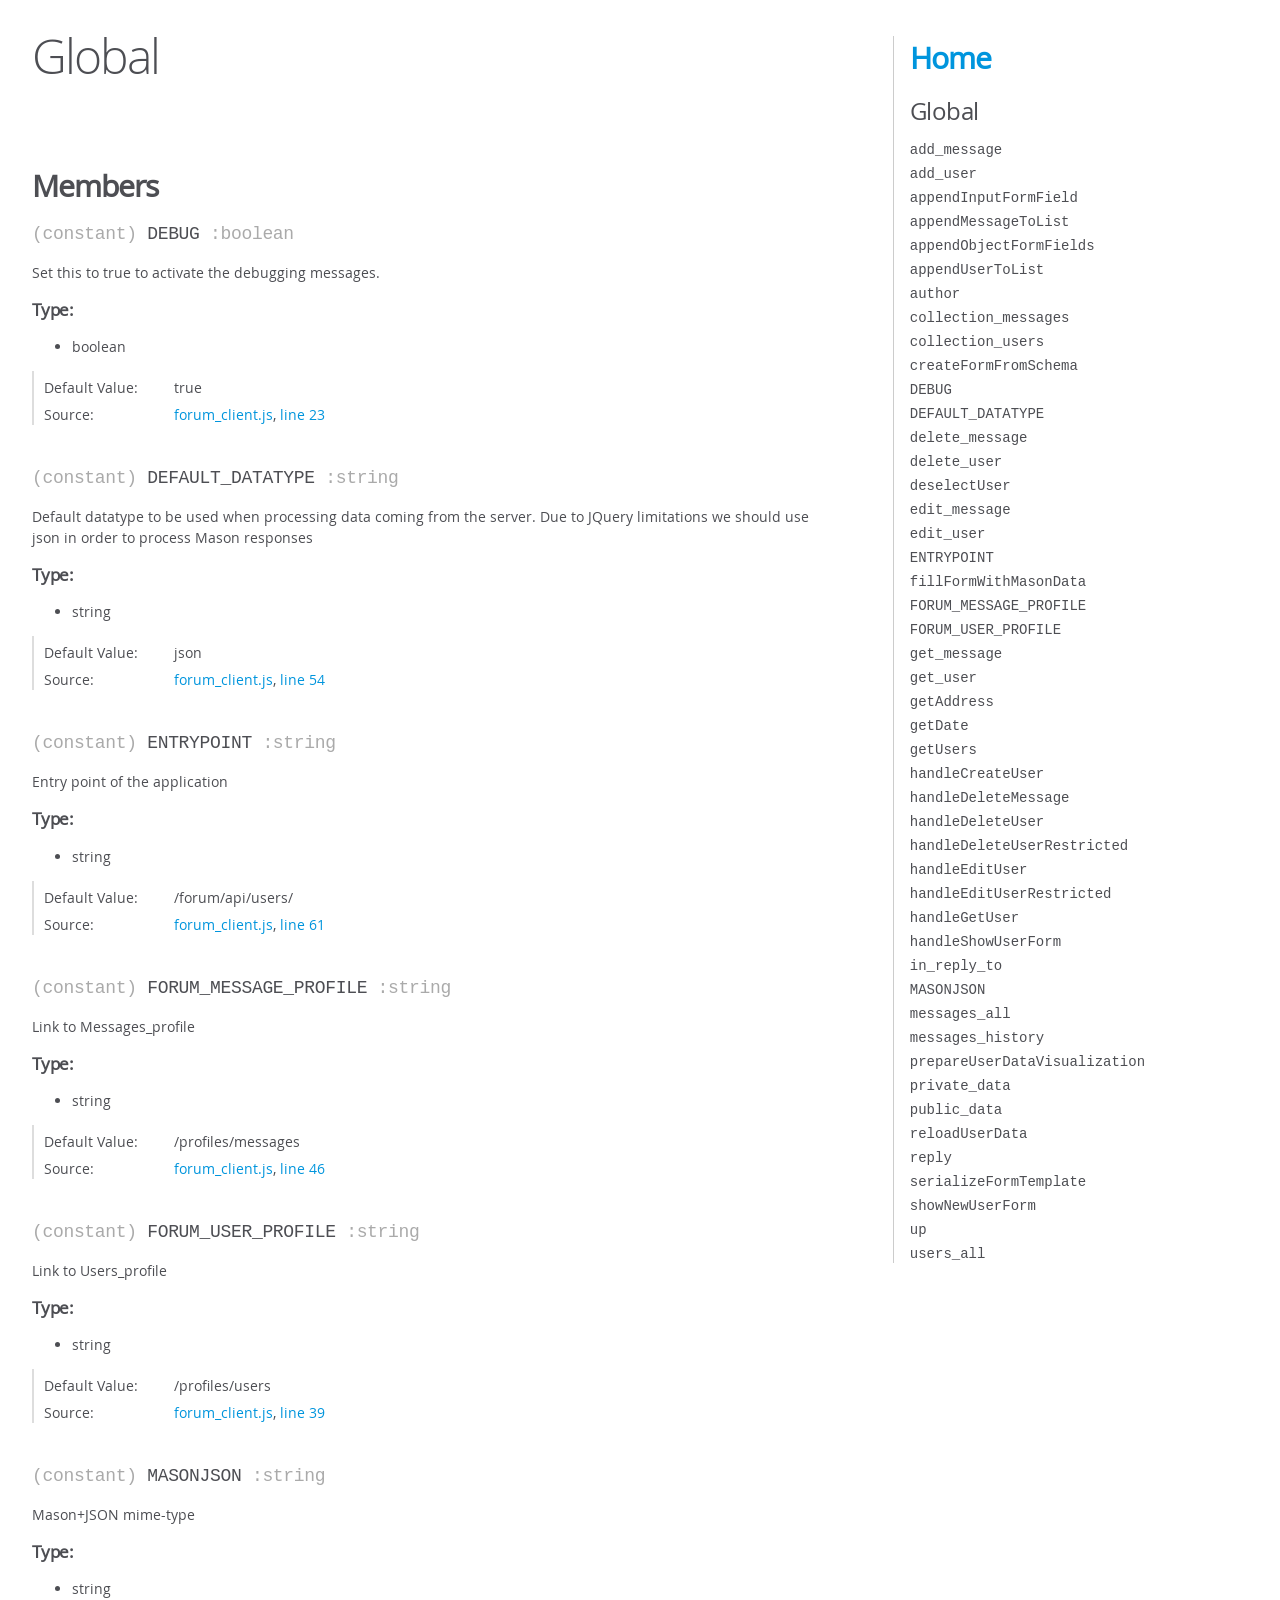
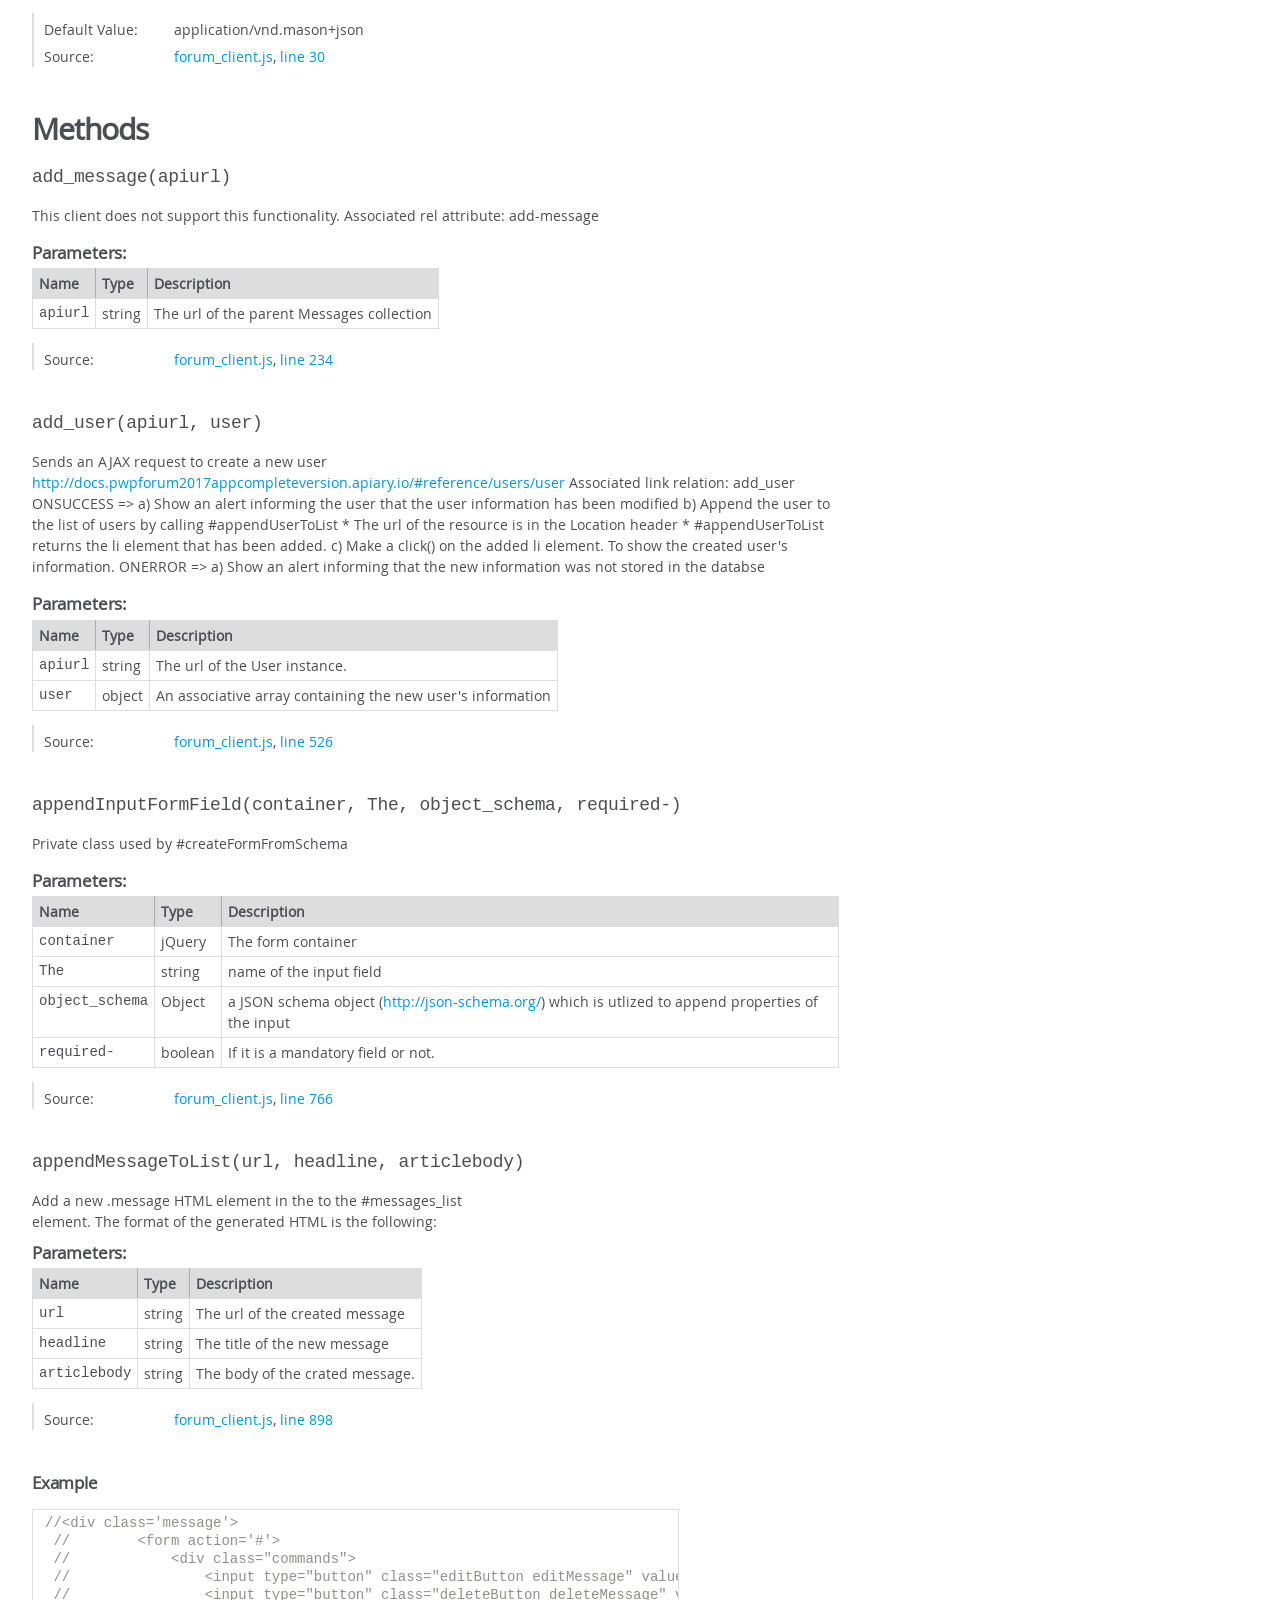
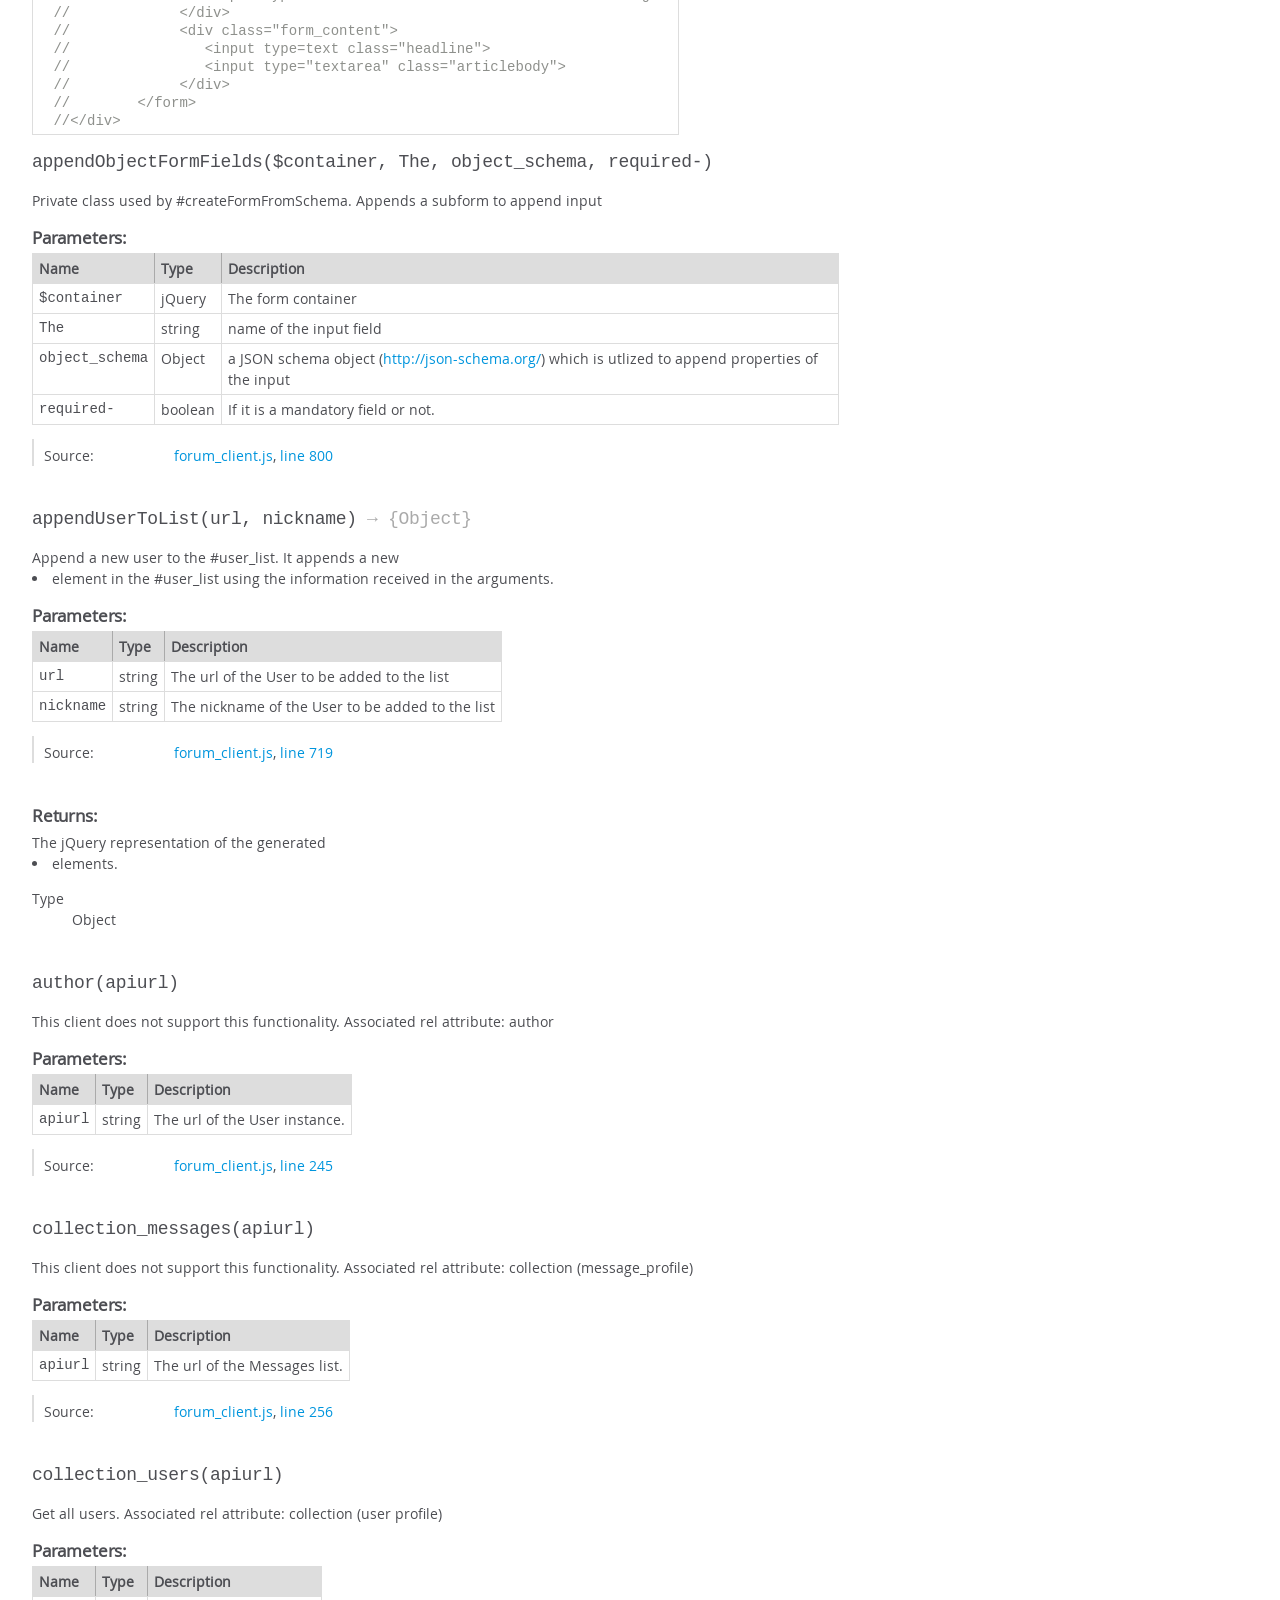
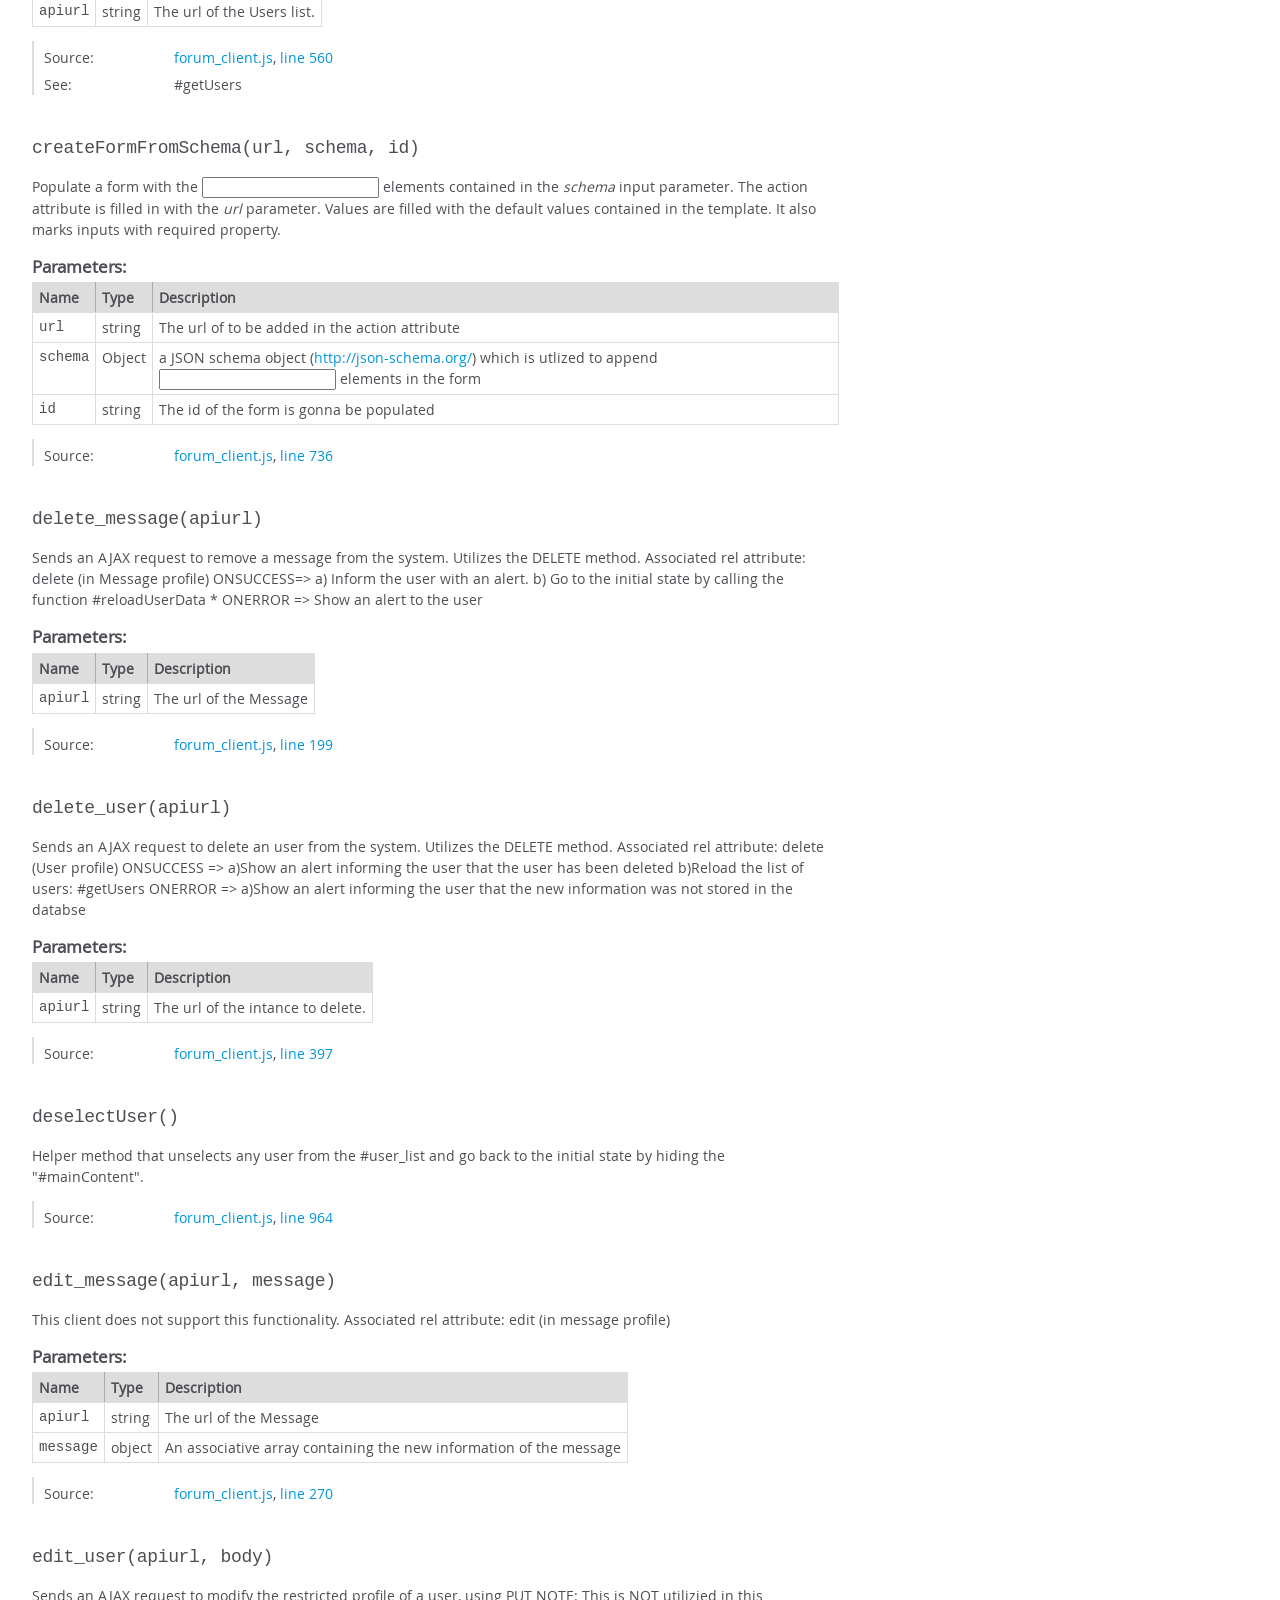
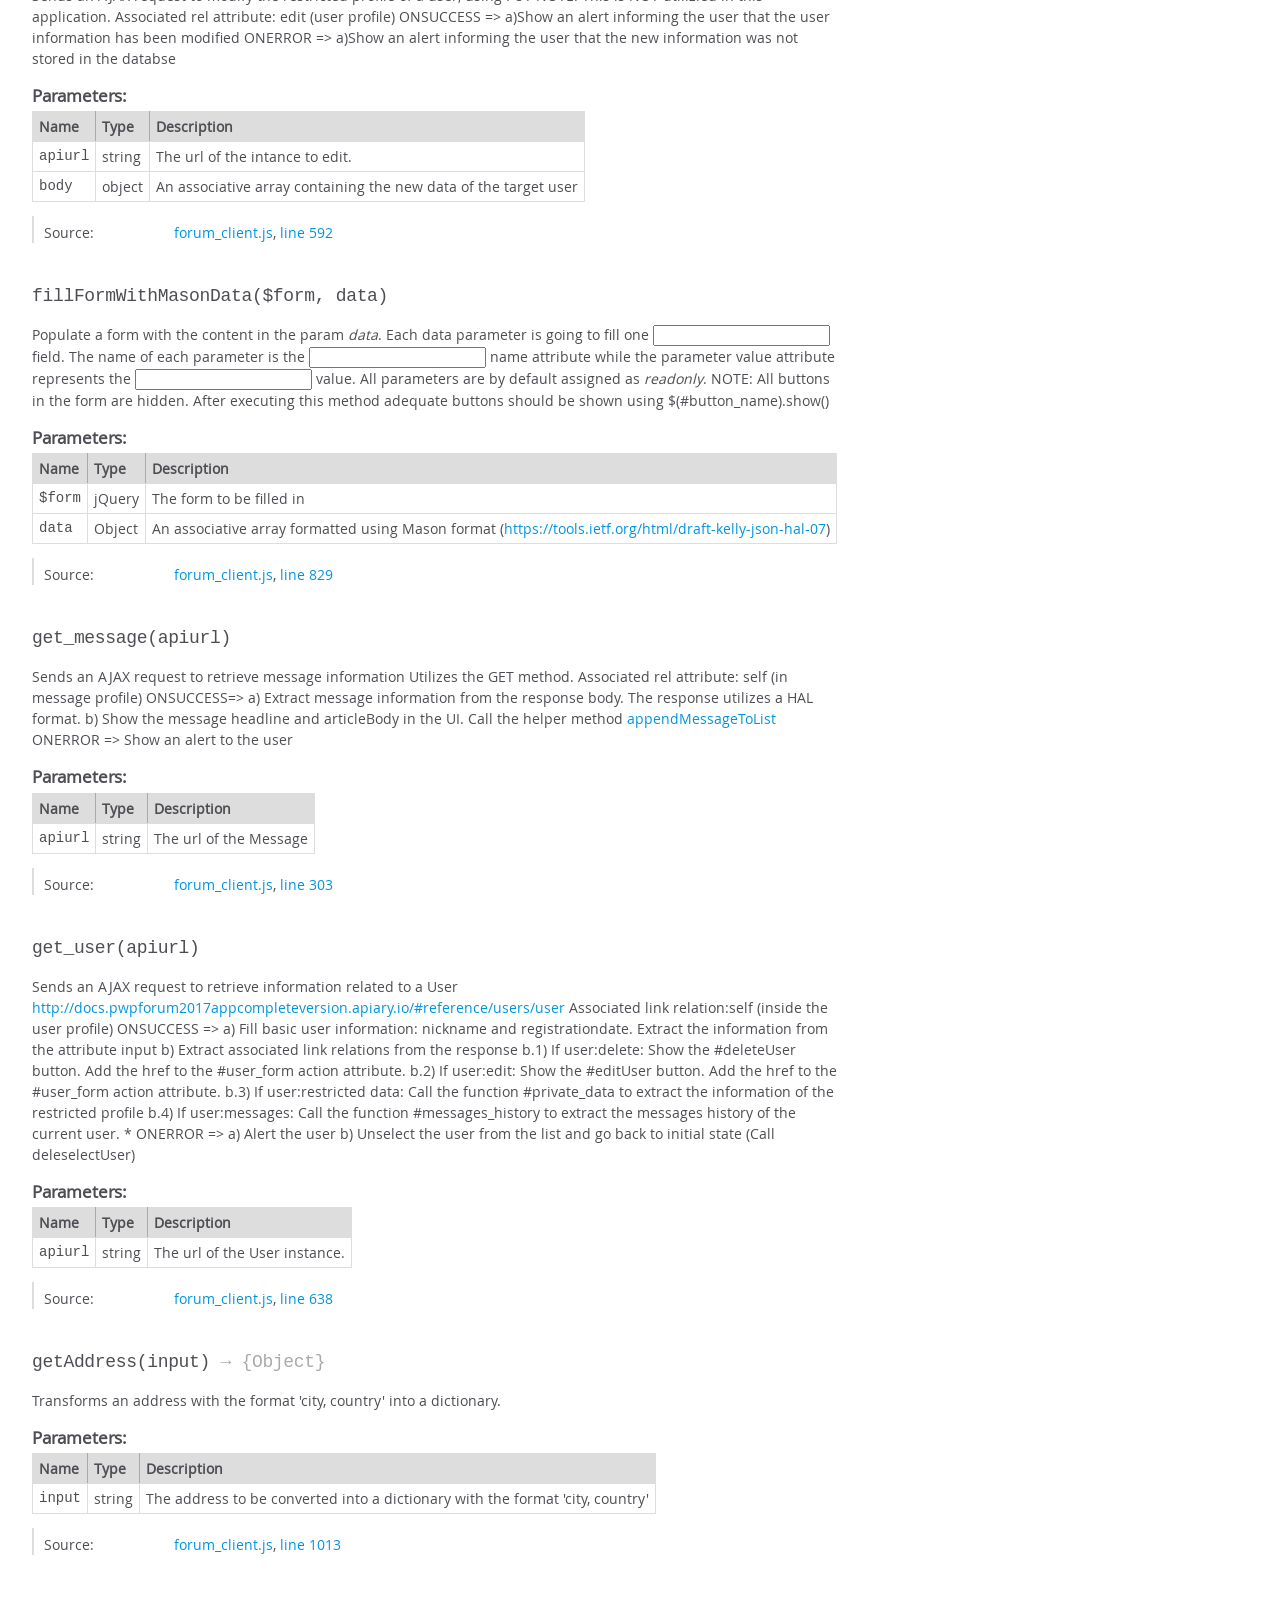
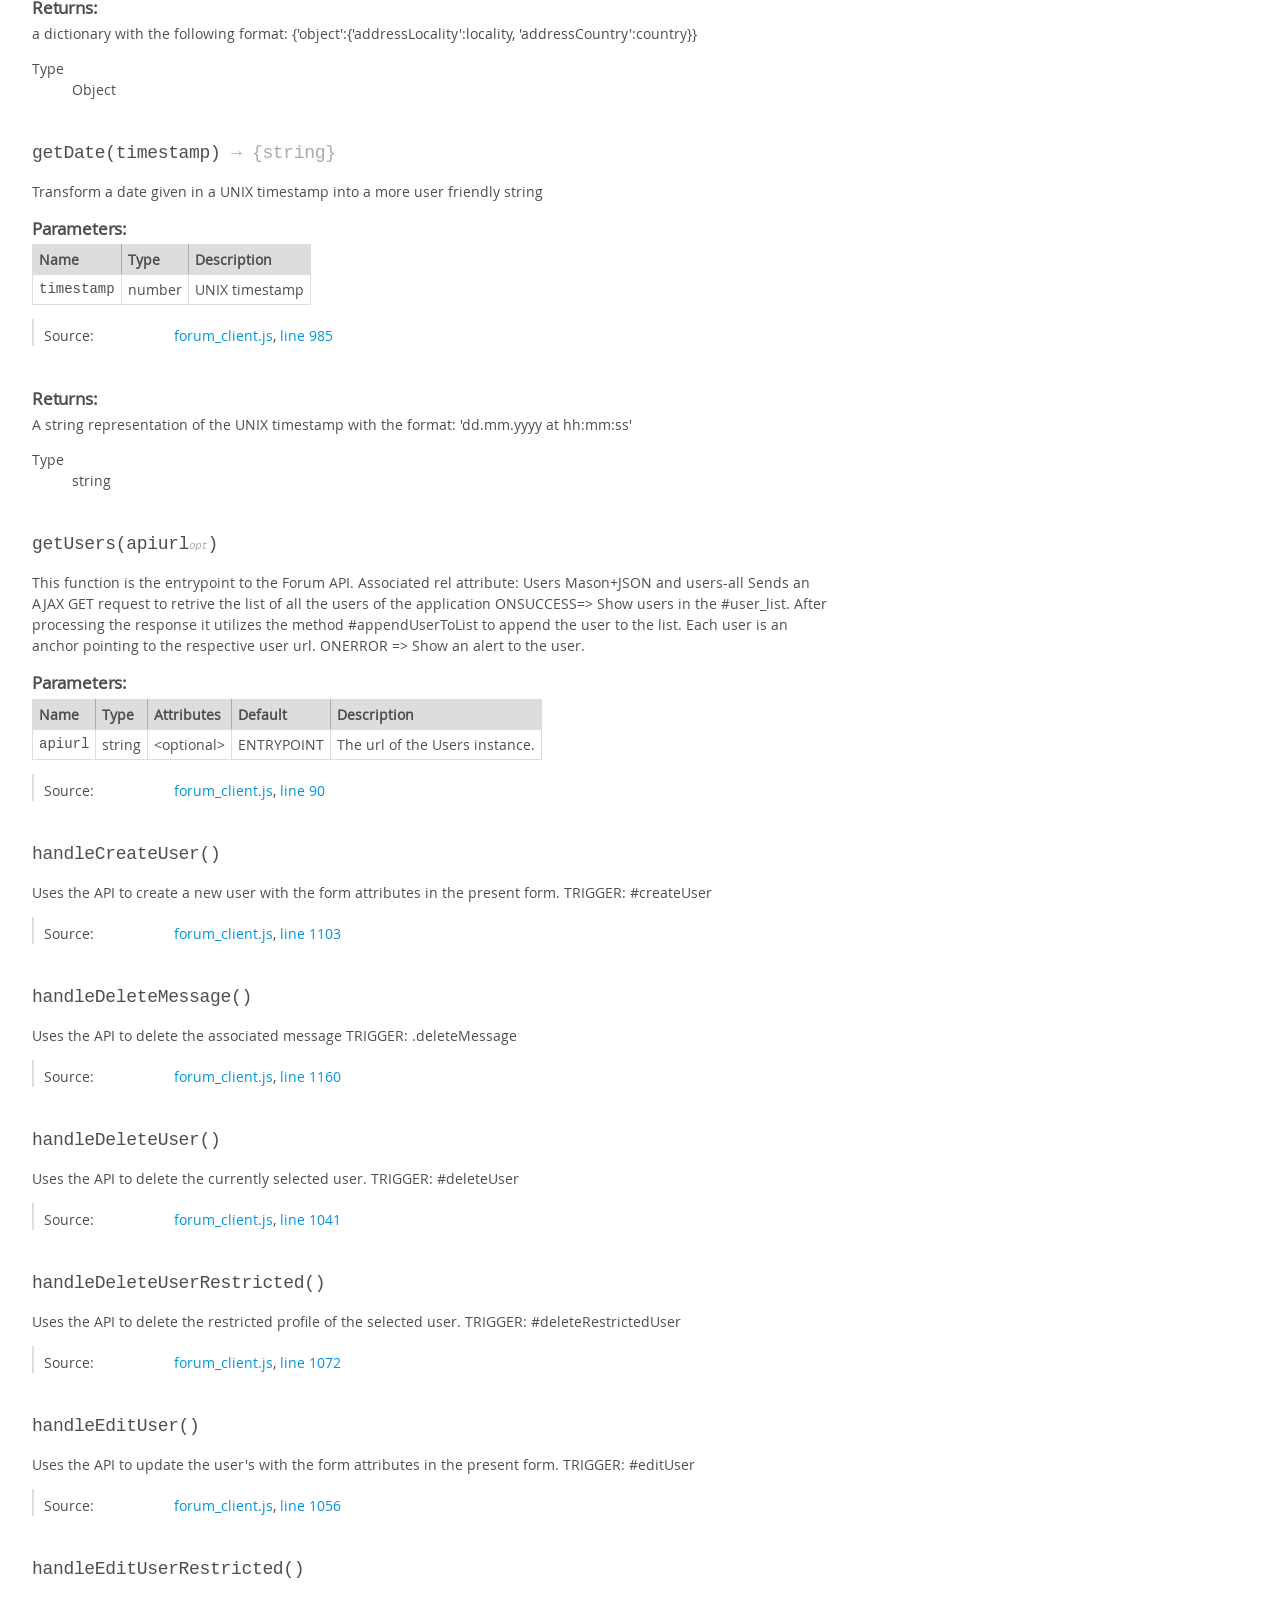
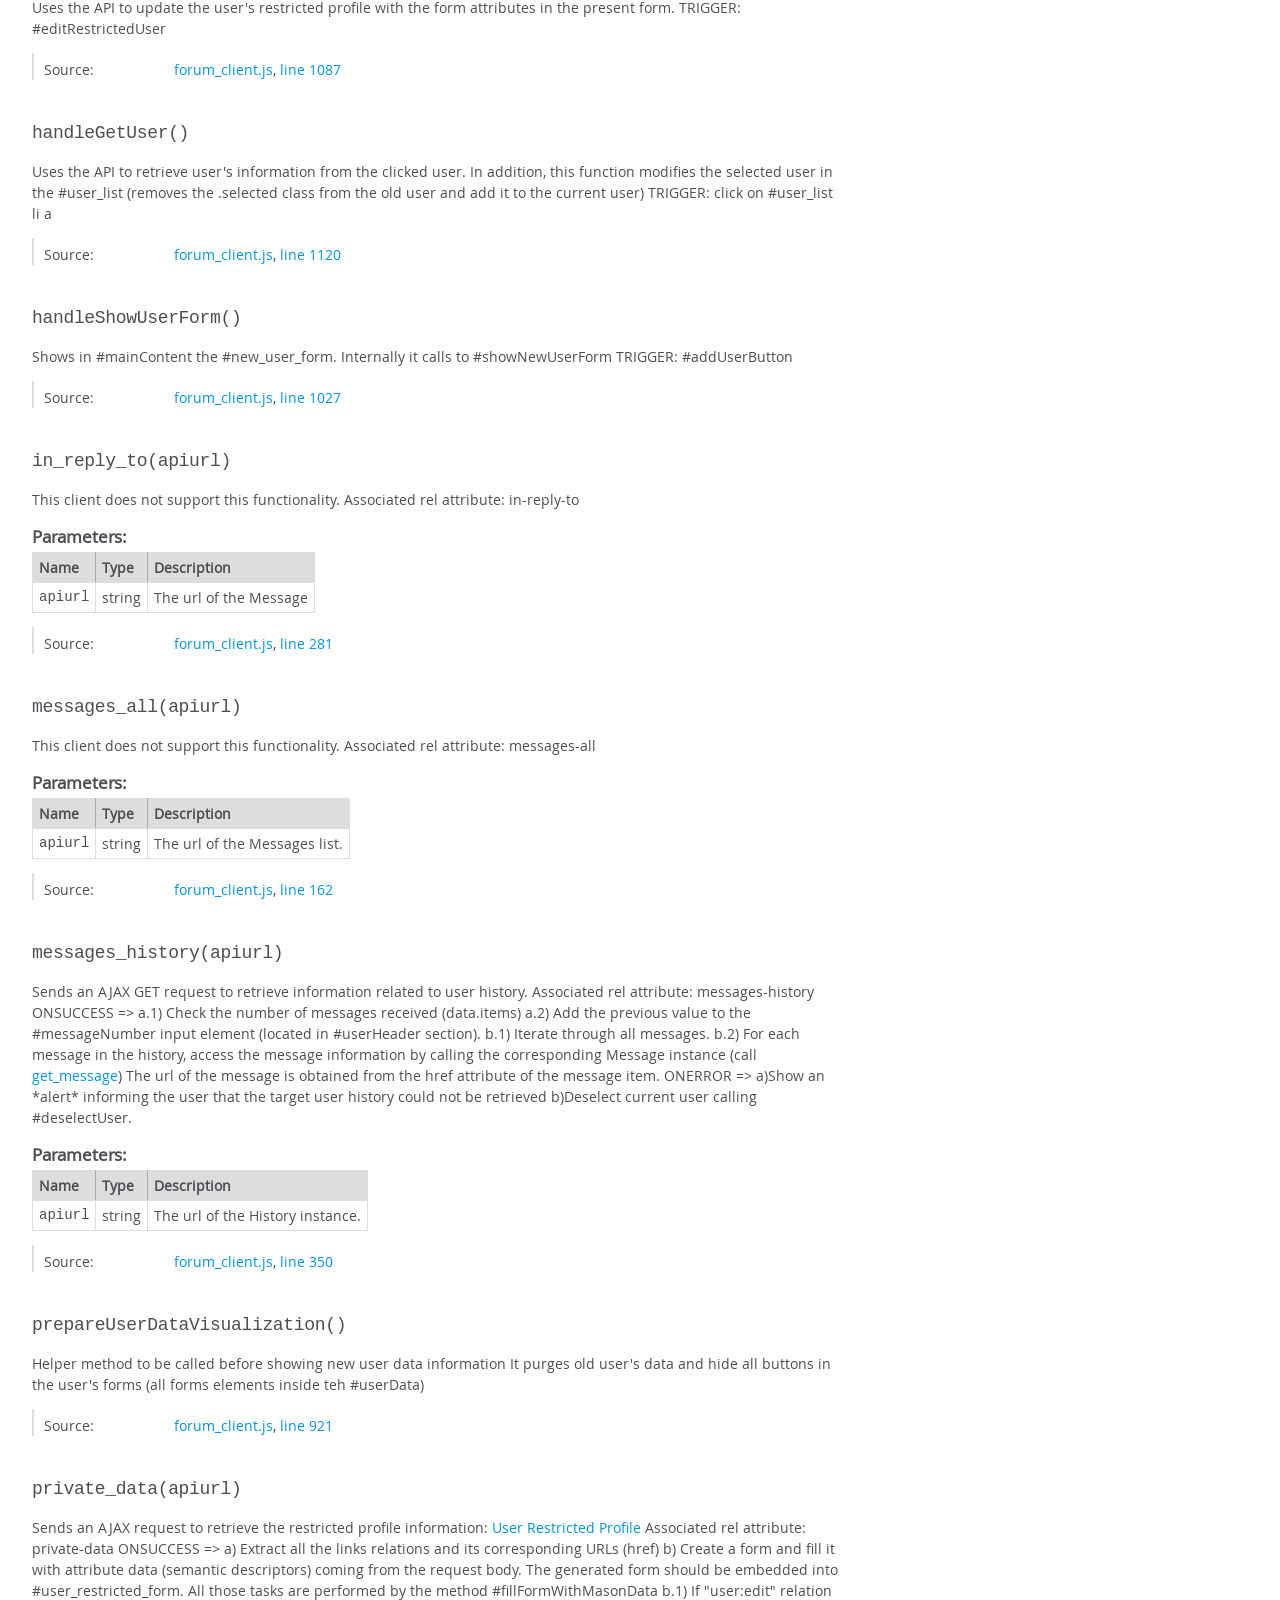
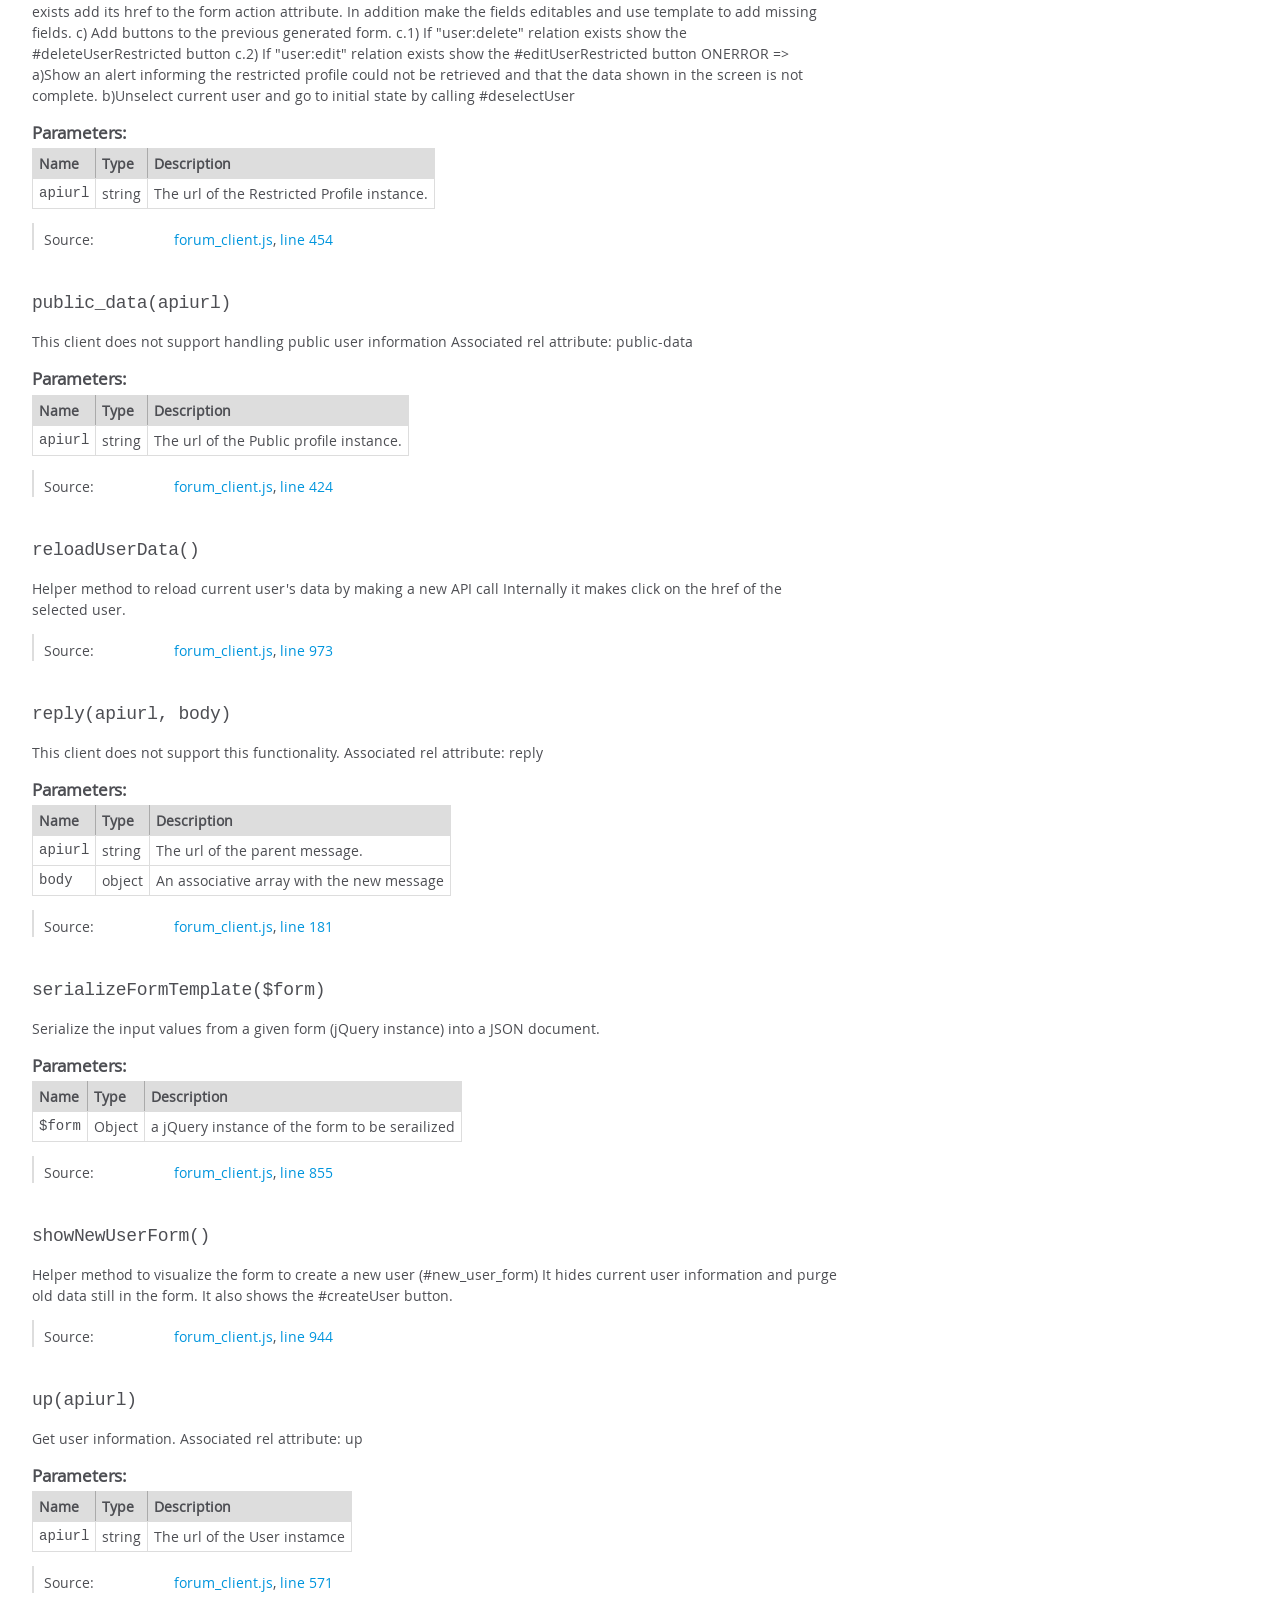
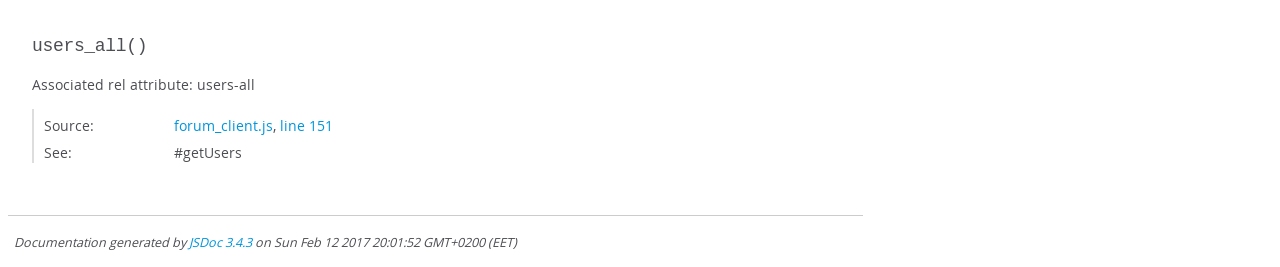
<file: documentation/RESTful_Client/global.html>
<!DOCTYPE html>
<html lang="en">
<head>
    <meta charset="utf-8">
    <title>JSDoc: Global</title>

    <script src="scripts/prettify/prettify.js"> </script>
    <script src="scripts/prettify/lang-css.js"> </script>
    <!--[if lt IE 9]>
      <script src="//html5shiv.googlecode.com/svn/trunk/html5.js"></script>
    <![endif]-->
    <link type="text/css" rel="stylesheet" href="styles/prettify-tomorrow.css">
    <link type="text/css" rel="stylesheet" href="styles/jsdoc-default.css">
</head>

<body>

<div id="main">

    <h1 class="page-title">Global</h1>

    




<section>

<header>
    
        <h2></h2>
        
    
</header>

<article>
    <div class="container-overview">
    
        

        


<dl class="details">

    

    

    

    

    

    

    

    

    

    

    

    

    

    

    

    
</dl>


        
    
    </div>

    

    

    

     

    

    
        <h3 class="subsection-title">Members</h3>

        
            
<h4 class="name" id="DEBUG"><span class="type-signature">(constant) </span>DEBUG<span class="type-signature"> :boolean</span></h4>




<div class="description">
    Set this to true to activate the debugging messages.
</div>



    <h5>Type:</h5>
    <ul>
        <li>
            
<span class="param-type">boolean</span>


        </li>
    </ul>





<dl class="details">

    

    

    

    

    

    

    

    

    

    

    

    
    <dt class="tag-default">Default Value:</dt>
    <dd class="tag-default"><ul class="dummy">
            <li>true</li>
        </ul></dd>
    

    
    <dt class="tag-source">Source:</dt>
    <dd class="tag-source"><ul class="dummy"><li>
        <a href="forum_client.js.html">forum_client.js</a>, <a href="forum_client.js.html#line23">line 23</a>
    </li></ul></dd>
    

    

    

    
</dl>






        
            
<h4 class="name" id="DEFAULT_DATATYPE"><span class="type-signature">(constant) </span>DEFAULT_DATATYPE<span class="type-signature"> :string</span></h4>




<div class="description">
    Default datatype to be used when processing data coming from the server.
Due to JQuery limitations we should use json in order to process Mason responses
</div>



    <h5>Type:</h5>
    <ul>
        <li>
            
<span class="param-type">string</span>


        </li>
    </ul>





<dl class="details">

    

    

    

    

    

    

    

    

    

    

    

    
    <dt class="tag-default">Default Value:</dt>
    <dd class="tag-default"><ul class="dummy">
            <li>json</li>
        </ul></dd>
    

    
    <dt class="tag-source">Source:</dt>
    <dd class="tag-source"><ul class="dummy"><li>
        <a href="forum_client.js.html">forum_client.js</a>, <a href="forum_client.js.html#line54">line 54</a>
    </li></ul></dd>
    

    

    

    
</dl>






        
            
<h4 class="name" id="ENTRYPOINT"><span class="type-signature">(constant) </span>ENTRYPOINT<span class="type-signature"> :string</span></h4>




<div class="description">
    Entry point of the application
</div>



    <h5>Type:</h5>
    <ul>
        <li>
            
<span class="param-type">string</span>


        </li>
    </ul>





<dl class="details">

    

    

    

    

    

    

    

    

    

    

    

    
    <dt class="tag-default">Default Value:</dt>
    <dd class="tag-default"><ul class="dummy">
            <li>/forum/api/users/</li>
        </ul></dd>
    

    
    <dt class="tag-source">Source:</dt>
    <dd class="tag-source"><ul class="dummy"><li>
        <a href="forum_client.js.html">forum_client.js</a>, <a href="forum_client.js.html#line61">line 61</a>
    </li></ul></dd>
    

    

    

    
</dl>






        
            
<h4 class="name" id="FORUM_MESSAGE_PROFILE"><span class="type-signature">(constant) </span>FORUM_MESSAGE_PROFILE<span class="type-signature"> :string</span></h4>




<div class="description">
    Link to Messages_profile
</div>



    <h5>Type:</h5>
    <ul>
        <li>
            
<span class="param-type">string</span>


        </li>
    </ul>





<dl class="details">

    

    

    

    

    

    

    

    

    

    

    

    
    <dt class="tag-default">Default Value:</dt>
    <dd class="tag-default"><ul class="dummy">
            <li>/profiles/messages</li>
        </ul></dd>
    

    
    <dt class="tag-source">Source:</dt>
    <dd class="tag-source"><ul class="dummy"><li>
        <a href="forum_client.js.html">forum_client.js</a>, <a href="forum_client.js.html#line46">line 46</a>
    </li></ul></dd>
    

    

    

    
</dl>






        
            
<h4 class="name" id="FORUM_USER_PROFILE"><span class="type-signature">(constant) </span>FORUM_USER_PROFILE<span class="type-signature"> :string</span></h4>




<div class="description">
    Link to Users_profile
</div>



    <h5>Type:</h5>
    <ul>
        <li>
            
<span class="param-type">string</span>


        </li>
    </ul>





<dl class="details">

    

    

    

    

    

    

    

    

    

    

    

    
    <dt class="tag-default">Default Value:</dt>
    <dd class="tag-default"><ul class="dummy">
            <li>/profiles/users</li>
        </ul></dd>
    

    
    <dt class="tag-source">Source:</dt>
    <dd class="tag-source"><ul class="dummy"><li>
        <a href="forum_client.js.html">forum_client.js</a>, <a href="forum_client.js.html#line39">line 39</a>
    </li></ul></dd>
    

    

    

    
</dl>






        
            
<h4 class="name" id="MASONJSON"><span class="type-signature">(constant) </span>MASONJSON<span class="type-signature"> :string</span></h4>




<div class="description">
    Mason+JSON mime-type
</div>



    <h5>Type:</h5>
    <ul>
        <li>
            
<span class="param-type">string</span>


        </li>
    </ul>





<dl class="details">

    

    

    

    

    

    

    

    

    

    

    

    
    <dt class="tag-default">Default Value:</dt>
    <dd class="tag-default"><ul class="dummy">
            <li>application/vnd.mason+json</li>
        </ul></dd>
    

    
    <dt class="tag-source">Source:</dt>
    <dd class="tag-source"><ul class="dummy"><li>
        <a href="forum_client.js.html">forum_client.js</a>, <a href="forum_client.js.html#line30">line 30</a>
    </li></ul></dd>
    

    

    

    
</dl>






        
    

    
        <h3 class="subsection-title">Methods</h3>

        
            

    

    <h4 class="name" id="add_message"><span class="type-signature"></span>add_message<span class="signature">(apiurl)</span><span class="type-signature"></span></h4>

    



<div class="description">
    This client does not support this functionality.

Associated rel attribute: add-message
</div>









    <h5>Parameters:</h5>
    

<table class="params">
    <thead>
    <tr>
        
        <th>Name</th>
        

        <th>Type</th>

        

        

        <th class="last">Description</th>
    </tr>
    </thead>

    <tbody>
    

        <tr>
            
                <td class="name"><code>apiurl</code></td>
            

            <td class="type">
            
                
<span class="param-type">string</span>


            
            </td>

            

            

            <td class="description last">The url of the parent Messages collection</td>
        </tr>

    
    </tbody>
</table>






<dl class="details">

    

    

    

    

    

    

    

    

    

    

    

    

    
    <dt class="tag-source">Source:</dt>
    <dd class="tag-source"><ul class="dummy"><li>
        <a href="forum_client.js.html">forum_client.js</a>, <a href="forum_client.js.html#line234">line 234</a>
    </li></ul></dd>
    

    

    

    
</dl>
















        
            

    

    <h4 class="name" id="add_user"><span class="type-signature"></span>add_user<span class="signature">(apiurl, user)</span><span class="type-signature"></span></h4>

    



<div class="description">
    Sends an AJAX request to create a new user <a href="http://docs.pwpforum2017appcompleteversion.apiary.io/#reference/users/user">http://docs.pwpforum2017appcompleteversion.apiary.io/#reference/users/user</a>

Associated link relation: add_user

 ONSUCCESS =>
      a) Show an alert informing the user that the user information has been modified
      b) Append the user to the list of users by calling #appendUserToList
         * The url of the resource is in the Location header
         * #appendUserToList returns the li element that has been added.
      c) Make a click() on the added li element. To show the created user's information.
    
ONERROR =>
     a) Show an alert informing that the new information was not stored in the databse
</div>









    <h5>Parameters:</h5>
    

<table class="params">
    <thead>
    <tr>
        
        <th>Name</th>
        

        <th>Type</th>

        

        

        <th class="last">Description</th>
    </tr>
    </thead>

    <tbody>
    

        <tr>
            
                <td class="name"><code>apiurl</code></td>
            

            <td class="type">
            
                
<span class="param-type">string</span>


            
            </td>

            

            

            <td class="description last">The url of the User instance.</td>
        </tr>

    

        <tr>
            
                <td class="name"><code>user</code></td>
            

            <td class="type">
            
                
<span class="param-type">object</span>


            
            </td>

            

            

            <td class="description last">An associative array containing the new user's information</td>
        </tr>

    
    </tbody>
</table>






<dl class="details">

    

    

    

    

    

    

    

    

    

    

    

    

    
    <dt class="tag-source">Source:</dt>
    <dd class="tag-source"><ul class="dummy"><li>
        <a href="forum_client.js.html">forum_client.js</a>, <a href="forum_client.js.html#line526">line 526</a>
    </li></ul></dd>
    

    

    

    
</dl>
















        
            

    

    <h4 class="name" id="appendInputFormField"><span class="type-signature"></span>appendInputFormField<span class="signature">(container, The, object_schema, required-)</span><span class="type-signature"></span></h4>

    



<div class="description">
    Private class used by #createFormFromSchema
</div>









    <h5>Parameters:</h5>
    

<table class="params">
    <thead>
    <tr>
        
        <th>Name</th>
        

        <th>Type</th>

        

        

        <th class="last">Description</th>
    </tr>
    </thead>

    <tbody>
    

        <tr>
            
                <td class="name"><code>container</code></td>
            

            <td class="type">
            
                
<span class="param-type">jQuery</span>


            
            </td>

            

            

            <td class="description last">The form container</td>
        </tr>

    

        <tr>
            
                <td class="name"><code>The</code></td>
            

            <td class="type">
            
                
<span class="param-type">string</span>


            
            </td>

            

            

            <td class="description last">name of the input field</td>
        </tr>

    

        <tr>
            
                <td class="name"><code>object_schema</code></td>
            

            <td class="type">
            
                
<span class="param-type">Object</span>


            
            </td>

            

            

            <td class="description last">a JSON schema object (<a href="http://json-schema.org/">http://json-schema.org/</a>) 
which is utlized to append properties of the input</td>
        </tr>

    

        <tr>
            
                <td class="name"><code>required-</code></td>
            

            <td class="type">
            
                
<span class="param-type">boolean</span>


            
            </td>

            

            

            <td class="description last">If it is a mandatory field or not.</td>
        </tr>

    
    </tbody>
</table>






<dl class="details">

    

    

    

    

    

    

    

    

    

    

    

    

    
    <dt class="tag-source">Source:</dt>
    <dd class="tag-source"><ul class="dummy"><li>
        <a href="forum_client.js.html">forum_client.js</a>, <a href="forum_client.js.html#line766">line 766</a>
    </li></ul></dd>
    

    

    

    
</dl>
















        
            

    

    <h4 class="name" id="appendMessageToList"><span class="type-signature"></span>appendMessageToList<span class="signature">(url, headline, articlebody)</span><span class="type-signature"></span></h4>

    



<div class="description">
    Add a new .message HTML element in the to the #messages_list <div> element.
The format of the generated HTML is the following:
</div>









    <h5>Parameters:</h5>
    

<table class="params">
    <thead>
    <tr>
        
        <th>Name</th>
        

        <th>Type</th>

        

        

        <th class="last">Description</th>
    </tr>
    </thead>

    <tbody>
    

        <tr>
            
                <td class="name"><code>url</code></td>
            

            <td class="type">
            
                
<span class="param-type">string</span>


            
            </td>

            

            

            <td class="description last">The url of the created message</td>
        </tr>

    

        <tr>
            
                <td class="name"><code>headline</code></td>
            

            <td class="type">
            
                
<span class="param-type">string</span>


            
            </td>

            

            

            <td class="description last">The title of the new message</td>
        </tr>

    

        <tr>
            
                <td class="name"><code>articlebody</code></td>
            

            <td class="type">
            
                
<span class="param-type">string</span>


            
            </td>

            

            

            <td class="description last">The body of the crated message.</td>
        </tr>

    
    </tbody>
</table>






<dl class="details">

    

    

    

    

    

    

    

    

    

    

    

    

    
    <dt class="tag-source">Source:</dt>
    <dd class="tag-source"><ul class="dummy"><li>
        <a href="forum_client.js.html">forum_client.js</a>, <a href="forum_client.js.html#line898">line 898</a>
    </li></ul></dd>
    

    

    

    
</dl>















    <h5>Example</h5>
    
    <pre class="prettyprint"><code>//&lt;div class='message'>
 //        &lt;form action='#'>
 //            &lt;div class="commands">
 //                &lt;input type="button" class="editButton editMessage" value="Edit"/>
 //                &lt;input type="button" class="deleteButton deleteMessage" value="Delete"/>
 //             &lt;/div>
 //             &lt;div class="form_content">
 //                &lt;input type=text class="headline">
 //                &lt;input type="textarea" class="articlebody">
 //             &lt;/div>  
 //        &lt;/form>
 //&lt;/div></code></pre>



        
            

    

    <h4 class="name" id="appendObjectFormFields"><span class="type-signature"></span>appendObjectFormFields<span class="signature">($container, The, object_schema, required-)</span><span class="type-signature"></span></h4>

    



<div class="description">
    Private class used by #createFormFromSchema. Appends a subform to append
input
</div>









    <h5>Parameters:</h5>
    

<table class="params">
    <thead>
    <tr>
        
        <th>Name</th>
        

        <th>Type</th>

        

        

        <th class="last">Description</th>
    </tr>
    </thead>

    <tbody>
    

        <tr>
            
                <td class="name"><code>$container</code></td>
            

            <td class="type">
            
                
<span class="param-type">jQuery</span>


            
            </td>

            

            

            <td class="description last">The form container</td>
        </tr>

    

        <tr>
            
                <td class="name"><code>The</code></td>
            

            <td class="type">
            
                
<span class="param-type">string</span>


            
            </td>

            

            

            <td class="description last">name of the input field</td>
        </tr>

    

        <tr>
            
                <td class="name"><code>object_schema</code></td>
            

            <td class="type">
            
                
<span class="param-type">Object</span>


            
            </td>

            

            

            <td class="description last">a JSON schema object (<a href="http://json-schema.org/">http://json-schema.org/</a>) 
which is utlized to append properties of the input</td>
        </tr>

    

        <tr>
            
                <td class="name"><code>required-</code></td>
            

            <td class="type">
            
                
<span class="param-type">boolean</span>


            
            </td>

            

            

            <td class="description last">If it is a mandatory field or not.</td>
        </tr>

    
    </tbody>
</table>






<dl class="details">

    

    

    

    

    

    

    

    

    

    

    

    

    
    <dt class="tag-source">Source:</dt>
    <dd class="tag-source"><ul class="dummy"><li>
        <a href="forum_client.js.html">forum_client.js</a>, <a href="forum_client.js.html#line800">line 800</a>
    </li></ul></dd>
    

    

    

    
</dl>
















        
            

    

    <h4 class="name" id="appendUserToList"><span class="type-signature"></span>appendUserToList<span class="signature">(url, nickname)</span><span class="type-signature"> &rarr; {Object}</span></h4>

    



<div class="description">
    Append a new user to the #user_list. It appends a new <li> element in the #user_list 
using the information received in the arguments.
</div>









    <h5>Parameters:</h5>
    

<table class="params">
    <thead>
    <tr>
        
        <th>Name</th>
        

        <th>Type</th>

        

        

        <th class="last">Description</th>
    </tr>
    </thead>

    <tbody>
    

        <tr>
            
                <td class="name"><code>url</code></td>
            

            <td class="type">
            
                
<span class="param-type">string</span>


            
            </td>

            

            

            <td class="description last">The url of the User to be added to the list</td>
        </tr>

    

        <tr>
            
                <td class="name"><code>nickname</code></td>
            

            <td class="type">
            
                
<span class="param-type">string</span>


            
            </td>

            

            

            <td class="description last">The nickname of the User to be added to the list</td>
        </tr>

    
    </tbody>
</table>






<dl class="details">

    

    

    

    

    

    

    

    

    

    

    

    

    
    <dt class="tag-source">Source:</dt>
    <dd class="tag-source"><ul class="dummy"><li>
        <a href="forum_client.js.html">forum_client.js</a>, <a href="forum_client.js.html#line719">line 719</a>
    </li></ul></dd>
    

    

    

    
</dl>













<h5>Returns:</h5>

        
<div class="param-desc">
    The jQuery representation of the generated <li> elements.
</div>



<dl>
    <dt>
        Type
    </dt>
    <dd>
        
<span class="param-type">Object</span>


    </dd>
</dl>

    



        
            

    

    <h4 class="name" id="author"><span class="type-signature"></span>author<span class="signature">(apiurl)</span><span class="type-signature"></span></h4>

    



<div class="description">
    This client does not support this functionality.

Associated rel attribute: author
</div>









    <h5>Parameters:</h5>
    

<table class="params">
    <thead>
    <tr>
        
        <th>Name</th>
        

        <th>Type</th>

        

        

        <th class="last">Description</th>
    </tr>
    </thead>

    <tbody>
    

        <tr>
            
                <td class="name"><code>apiurl</code></td>
            

            <td class="type">
            
                
<span class="param-type">string</span>


            
            </td>

            

            

            <td class="description last">The url of the User instance.</td>
        </tr>

    
    </tbody>
</table>






<dl class="details">

    

    

    

    

    

    

    

    

    

    

    

    

    
    <dt class="tag-source">Source:</dt>
    <dd class="tag-source"><ul class="dummy"><li>
        <a href="forum_client.js.html">forum_client.js</a>, <a href="forum_client.js.html#line245">line 245</a>
    </li></ul></dd>
    

    

    

    
</dl>
















        
            

    

    <h4 class="name" id="collection_messages"><span class="type-signature"></span>collection_messages<span class="signature">(apiurl)</span><span class="type-signature"></span></h4>

    



<div class="description">
    This client does not support this functionality.

Associated rel attribute: collection (message_profile)
</div>









    <h5>Parameters:</h5>
    

<table class="params">
    <thead>
    <tr>
        
        <th>Name</th>
        

        <th>Type</th>

        

        

        <th class="last">Description</th>
    </tr>
    </thead>

    <tbody>
    

        <tr>
            
                <td class="name"><code>apiurl</code></td>
            

            <td class="type">
            
                
<span class="param-type">string</span>


            
            </td>

            

            

            <td class="description last">The url of the Messages list.</td>
        </tr>

    
    </tbody>
</table>






<dl class="details">

    

    

    

    

    

    

    

    

    

    

    

    

    
    <dt class="tag-source">Source:</dt>
    <dd class="tag-source"><ul class="dummy"><li>
        <a href="forum_client.js.html">forum_client.js</a>, <a href="forum_client.js.html#line256">line 256</a>
    </li></ul></dd>
    

    

    

    
</dl>
















        
            

    

    <h4 class="name" id="collection_users"><span class="type-signature"></span>collection_users<span class="signature">(apiurl)</span><span class="type-signature"></span></h4>

    



<div class="description">
    Get all users.

Associated rel attribute: collection (user profile)
</div>









    <h5>Parameters:</h5>
    

<table class="params">
    <thead>
    <tr>
        
        <th>Name</th>
        

        <th>Type</th>

        

        

        <th class="last">Description</th>
    </tr>
    </thead>

    <tbody>
    

        <tr>
            
                <td class="name"><code>apiurl</code></td>
            

            <td class="type">
            
                
<span class="param-type">string</span>


            
            </td>

            

            

            <td class="description last">The url of the Users list.</td>
        </tr>

    
    </tbody>
</table>






<dl class="details">

    

    

    

    

    

    

    

    

    

    

    

    

    
    <dt class="tag-source">Source:</dt>
    <dd class="tag-source"><ul class="dummy"><li>
        <a href="forum_client.js.html">forum_client.js</a>, <a href="forum_client.js.html#line560">line 560</a>
    </li></ul></dd>
    

    

    
    <dt class="tag-see">See:</dt>
    <dd class="tag-see">
        <ul>
            <li>#getUsers</li>
        </ul>
    </dd>
    

    
</dl>
















        
            

    

    <h4 class="name" id="createFormFromSchema"><span class="type-signature"></span>createFormFromSchema<span class="signature">(url, schema, id)</span><span class="type-signature"></span></h4>

    



<div class="description">
    Populate a form with the <input> elements contained in the <i>schema</i> input parameter.
The action attribute is filled in with the <i>url</i> parameter. Values are filled
with the default values contained in the template. It also marks inputs with required property.
</div>









    <h5>Parameters:</h5>
    

<table class="params">
    <thead>
    <tr>
        
        <th>Name</th>
        

        <th>Type</th>

        

        

        <th class="last">Description</th>
    </tr>
    </thead>

    <tbody>
    

        <tr>
            
                <td class="name"><code>url</code></td>
            

            <td class="type">
            
                
<span class="param-type">string</span>


            
            </td>

            

            

            <td class="description last">The url of to be added in the action attribute</td>
        </tr>

    

        <tr>
            
                <td class="name"><code>schema</code></td>
            

            <td class="type">
            
                
<span class="param-type">Object</span>


            
            </td>

            

            

            <td class="description last">a JSON schema object (<a href="http://json-schema.org/">http://json-schema.org/</a>) 
which is utlized to append <input> elements in the form</td>
        </tr>

    

        <tr>
            
                <td class="name"><code>id</code></td>
            

            <td class="type">
            
                
<span class="param-type">string</span>


            
            </td>

            

            

            <td class="description last">The id of the form is gonna be populated</td>
        </tr>

    
    </tbody>
</table>






<dl class="details">

    

    

    

    

    

    

    

    

    

    

    

    

    
    <dt class="tag-source">Source:</dt>
    <dd class="tag-source"><ul class="dummy"><li>
        <a href="forum_client.js.html">forum_client.js</a>, <a href="forum_client.js.html#line736">line 736</a>
    </li></ul></dd>
    

    

    

    
</dl>
















        
            

    

    <h4 class="name" id="delete_message"><span class="type-signature"></span>delete_message<span class="signature">(apiurl)</span><span class="type-signature"></span></h4>

    



<div class="description">
    Sends an AJAX request to remove a message from the system. Utilizes the DELETE method.

Associated rel attribute: delete (in Message profile)
ONSUCCESS=>
         a) Inform the user with an alert.
         b) Go to the initial state by calling the function #reloadUserData *

ONERROR => Show an alert to the user
</div>









    <h5>Parameters:</h5>
    

<table class="params">
    <thead>
    <tr>
        
        <th>Name</th>
        

        <th>Type</th>

        

        

        <th class="last">Description</th>
    </tr>
    </thead>

    <tbody>
    

        <tr>
            
                <td class="name"><code>apiurl</code></td>
            

            <td class="type">
            
                
<span class="param-type">string</span>


            
            </td>

            

            

            <td class="description last">The url of the Message</td>
        </tr>

    
    </tbody>
</table>






<dl class="details">

    

    

    

    

    

    

    

    

    

    

    

    

    
    <dt class="tag-source">Source:</dt>
    <dd class="tag-source"><ul class="dummy"><li>
        <a href="forum_client.js.html">forum_client.js</a>, <a href="forum_client.js.html#line199">line 199</a>
    </li></ul></dd>
    

    

    

    
</dl>
















        
            

    

    <h4 class="name" id="delete_user"><span class="type-signature"></span>delete_user<span class="signature">(apiurl)</span><span class="type-signature"></span></h4>

    



<div class="description">
    Sends an AJAX request to delete an user from the system. Utilizes the DELETE method.

Associated rel attribute: delete (User profile)

ONSUCCESS =>
   a)Show an alert informing the user that the user has been deleted
   b)Reload the list of users: #getUsers

ONERROR =>
    a)Show an alert informing the user that the new information was not stored in the databse
</div>









    <h5>Parameters:</h5>
    

<table class="params">
    <thead>
    <tr>
        
        <th>Name</th>
        

        <th>Type</th>

        

        

        <th class="last">Description</th>
    </tr>
    </thead>

    <tbody>
    

        <tr>
            
                <td class="name"><code>apiurl</code></td>
            

            <td class="type">
            
                
<span class="param-type">string</span>


            
            </td>

            

            

            <td class="description last">The url of the intance to delete.</td>
        </tr>

    
    </tbody>
</table>






<dl class="details">

    

    

    

    

    

    

    

    

    

    

    

    

    
    <dt class="tag-source">Source:</dt>
    <dd class="tag-source"><ul class="dummy"><li>
        <a href="forum_client.js.html">forum_client.js</a>, <a href="forum_client.js.html#line397">line 397</a>
    </li></ul></dd>
    

    

    

    
</dl>
















        
            

    

    <h4 class="name" id="deselectUser"><span class="type-signature"></span>deselectUser<span class="signature">()</span><span class="type-signature"></span></h4>

    



<div class="description">
    Helper method that unselects any user from the #user_list and go back to the
initial state by hiding the "#mainContent".
</div>













<dl class="details">

    

    

    

    

    

    

    

    

    

    

    

    

    
    <dt class="tag-source">Source:</dt>
    <dd class="tag-source"><ul class="dummy"><li>
        <a href="forum_client.js.html">forum_client.js</a>, <a href="forum_client.js.html#line964">line 964</a>
    </li></ul></dd>
    

    

    

    
</dl>
















        
            

    

    <h4 class="name" id="edit_message"><span class="type-signature"></span>edit_message<span class="signature">(apiurl, message)</span><span class="type-signature"></span></h4>

    



<div class="description">
    This client does not support this functionality.

Associated rel attribute: edit (in message profile)
</div>









    <h5>Parameters:</h5>
    

<table class="params">
    <thead>
    <tr>
        
        <th>Name</th>
        

        <th>Type</th>

        

        

        <th class="last">Description</th>
    </tr>
    </thead>

    <tbody>
    

        <tr>
            
                <td class="name"><code>apiurl</code></td>
            

            <td class="type">
            
                
<span class="param-type">string</span>


            
            </td>

            

            

            <td class="description last">The url of the Message</td>
        </tr>

    

        <tr>
            
                <td class="name"><code>message</code></td>
            

            <td class="type">
            
                
<span class="param-type">object</span>


            
            </td>

            

            

            <td class="description last">An associative array containing the new information 
  of the message</td>
        </tr>

    
    </tbody>
</table>






<dl class="details">

    

    

    

    

    

    

    

    

    

    

    

    

    
    <dt class="tag-source">Source:</dt>
    <dd class="tag-source"><ul class="dummy"><li>
        <a href="forum_client.js.html">forum_client.js</a>, <a href="forum_client.js.html#line270">line 270</a>
    </li></ul></dd>
    

    

    

    
</dl>
















        
            

    

    <h4 class="name" id="edit_user"><span class="type-signature"></span>edit_user<span class="signature">(apiurl, body)</span><span class="type-signature"></span></h4>

    



<div class="description">
    Sends an AJAX request to modify the restricted profile of a user, using PUT

NOTE: This is NOT utilizied in this application.

Associated rel attribute: edit (user profile)

ONSUCCESS =>
    a)Show an alert informing the user that the user information has been modified
ONERROR =>
    a)Show an alert informing the user that the new information was not stored in the databse
</div>









    <h5>Parameters:</h5>
    

<table class="params">
    <thead>
    <tr>
        
        <th>Name</th>
        

        <th>Type</th>

        

        

        <th class="last">Description</th>
    </tr>
    </thead>

    <tbody>
    

        <tr>
            
                <td class="name"><code>apiurl</code></td>
            

            <td class="type">
            
                
<span class="param-type">string</span>


            
            </td>

            

            

            <td class="description last">The url of the intance to edit.</td>
        </tr>

    

        <tr>
            
                <td class="name"><code>body</code></td>
            

            <td class="type">
            
                
<span class="param-type">object</span>


            
            </td>

            

            

            <td class="description last">An associative array containing the new data of the
 target user</td>
        </tr>

    
    </tbody>
</table>






<dl class="details">

    

    

    

    

    

    

    

    

    

    

    

    

    
    <dt class="tag-source">Source:</dt>
    <dd class="tag-source"><ul class="dummy"><li>
        <a href="forum_client.js.html">forum_client.js</a>, <a href="forum_client.js.html#line592">line 592</a>
    </li></ul></dd>
    

    

    

    
</dl>
















        
            

    

    <h4 class="name" id="fillFormWithMasonData"><span class="type-signature"></span>fillFormWithMasonData<span class="signature">($form, data)</span><span class="type-signature"></span></h4>

    



<div class="description">
    Populate a form with the content in the param <i>data</i>.
Each data parameter is going to fill one <input> field. The name of each parameter
is the <input> name attribute while the parameter value attribute represents 
the <input> value. All parameters are by default assigned as 
<i>readonly</i>.

NOTE: All buttons in the form are hidden. After executing this method adequate
      buttons should be shown using $(#button_name).show()
</div>









    <h5>Parameters:</h5>
    

<table class="params">
    <thead>
    <tr>
        
        <th>Name</th>
        

        <th>Type</th>

        

        

        <th class="last">Description</th>
    </tr>
    </thead>

    <tbody>
    

        <tr>
            
                <td class="name"><code>$form</code></td>
            

            <td class="type">
            
                
<span class="param-type">jQuery</span>


            
            </td>

            

            

            <td class="description last">The form to be filled in</td>
        </tr>

    

        <tr>
            
                <td class="name"><code>data</code></td>
            

            <td class="type">
            
                
<span class="param-type">Object</span>


            
            </td>

            

            

            <td class="description last">An associative array formatted using Mason format (<a href="https://tools.ietf.org/html/draft-kelly-json-hal-07">https://tools.ietf.org/html/draft-kelly-json-hal-07</a>)</td>
        </tr>

    
    </tbody>
</table>






<dl class="details">

    

    

    

    

    

    

    

    

    

    

    

    

    
    <dt class="tag-source">Source:</dt>
    <dd class="tag-source"><ul class="dummy"><li>
        <a href="forum_client.js.html">forum_client.js</a>, <a href="forum_client.js.html#line829">line 829</a>
    </li></ul></dd>
    

    

    

    
</dl>
















        
            

    

    <h4 class="name" id="get_message"><span class="type-signature"></span>get_message<span class="signature">(apiurl)</span><span class="type-signature"></span></h4>

    



<div class="description">
    Sends an AJAX request to retrieve message information Utilizes the GET method.

Associated rel attribute: self (in message profile)

ONSUCCESS=>
         a) Extract message information from the response body. The response
            utilizes a HAL format.
         b) Show the message headline and articleBody in the UI. Call the helper
            method <a href="global.html#appendMessageToList">appendMessageToList</a>

ONERROR => Show an alert to the user
</div>









    <h5>Parameters:</h5>
    

<table class="params">
    <thead>
    <tr>
        
        <th>Name</th>
        

        <th>Type</th>

        

        

        <th class="last">Description</th>
    </tr>
    </thead>

    <tbody>
    

        <tr>
            
                <td class="name"><code>apiurl</code></td>
            

            <td class="type">
            
                
<span class="param-type">string</span>


            
            </td>

            

            

            <td class="description last">The url of the Message</td>
        </tr>

    
    </tbody>
</table>






<dl class="details">

    

    

    

    

    

    

    

    

    

    

    

    

    
    <dt class="tag-source">Source:</dt>
    <dd class="tag-source"><ul class="dummy"><li>
        <a href="forum_client.js.html">forum_client.js</a>, <a href="forum_client.js.html#line303">line 303</a>
    </li></ul></dd>
    

    

    

    
</dl>
















        
            

    

    <h4 class="name" id="get_user"><span class="type-signature"></span>get_user<span class="signature">(apiurl)</span><span class="type-signature"></span></h4>

    



<div class="description">
    Sends an AJAX request to retrieve information related to a User <a href="http://docs.pwpforum2017appcompleteversion.apiary.io/#reference/users/user">http://docs.pwpforum2017appcompleteversion.apiary.io/#reference/users/user</a>

Associated link relation:self (inside the user profile)

 ONSUCCESS =>
             a) Fill basic user information: nickname and registrationdate.
                 Extract the information from the attribute input
             b) Extract associated link relations from the response
                   b.1) If user:delete: Show the #deleteUser button. Add the href
                       to the #user_form action attribute.
                   b.2) If user:edit: Show the #editUser button. Add the href
                       to the #user_form action attribute.
                   b.3) If user:restricted data: Call the function #private_data to 
                       extract the information of the restricted profile
                   b.4) If user:messages: Call the function #messages_history to extract
                       the messages history of the current user.  *

ONERROR =>   a) Alert the user
             b) Unselect the user from the list and go back to initial state 
               (Call deleselectUser)
</div>









    <h5>Parameters:</h5>
    

<table class="params">
    <thead>
    <tr>
        
        <th>Name</th>
        

        <th>Type</th>

        

        

        <th class="last">Description</th>
    </tr>
    </thead>

    <tbody>
    

        <tr>
            
                <td class="name"><code>apiurl</code></td>
            

            <td class="type">
            
                
<span class="param-type">string</span>


            
            </td>

            

            

            <td class="description last">The url of the User instance.</td>
        </tr>

    
    </tbody>
</table>






<dl class="details">

    

    

    

    

    

    

    

    

    

    

    

    

    
    <dt class="tag-source">Source:</dt>
    <dd class="tag-source"><ul class="dummy"><li>
        <a href="forum_client.js.html">forum_client.js</a>, <a href="forum_client.js.html#line638">line 638</a>
    </li></ul></dd>
    

    

    

    
</dl>
















        
            

    

    <h4 class="name" id="getAddress"><span class="type-signature"></span>getAddress<span class="signature">(input)</span><span class="type-signature"> &rarr; {Object}</span></h4>

    



<div class="description">
    Transforms an address with the format 'city, country' into a dictionary.
</div>









    <h5>Parameters:</h5>
    

<table class="params">
    <thead>
    <tr>
        
        <th>Name</th>
        

        <th>Type</th>

        

        

        <th class="last">Description</th>
    </tr>
    </thead>

    <tbody>
    

        <tr>
            
                <td class="name"><code>input</code></td>
            

            <td class="type">
            
                
<span class="param-type">string</span>


            
            </td>

            

            

            <td class="description last">The address to be converted into a dictionary with the
format 'city, country'</td>
        </tr>

    
    </tbody>
</table>






<dl class="details">

    

    

    

    

    

    

    

    

    

    

    

    

    
    <dt class="tag-source">Source:</dt>
    <dd class="tag-source"><ul class="dummy"><li>
        <a href="forum_client.js.html">forum_client.js</a>, <a href="forum_client.js.html#line1013">line 1013</a>
    </li></ul></dd>
    

    

    

    
</dl>













<h5>Returns:</h5>

        
<div class="param-desc">
    a dictionary with the following format: 
{'object':{'addressLocality':locality, 'addressCountry':country}}
</div>



<dl>
    <dt>
        Type
    </dt>
    <dd>
        
<span class="param-type">Object</span>


    </dd>
</dl>

    



        
            

    

    <h4 class="name" id="getDate"><span class="type-signature"></span>getDate<span class="signature">(timestamp)</span><span class="type-signature"> &rarr; {string}</span></h4>

    



<div class="description">
    Transform a date given in a UNIX timestamp into a more user friendly string
</div>









    <h5>Parameters:</h5>
    

<table class="params">
    <thead>
    <tr>
        
        <th>Name</th>
        

        <th>Type</th>

        

        

        <th class="last">Description</th>
    </tr>
    </thead>

    <tbody>
    

        <tr>
            
                <td class="name"><code>timestamp</code></td>
            

            <td class="type">
            
                
<span class="param-type">number</span>


            
            </td>

            

            

            <td class="description last">UNIX timestamp</td>
        </tr>

    
    </tbody>
</table>






<dl class="details">

    

    

    

    

    

    

    

    

    

    

    

    

    
    <dt class="tag-source">Source:</dt>
    <dd class="tag-source"><ul class="dummy"><li>
        <a href="forum_client.js.html">forum_client.js</a>, <a href="forum_client.js.html#line985">line 985</a>
    </li></ul></dd>
    

    

    

    
</dl>













<h5>Returns:</h5>

        
<div class="param-desc">
    A string representation of the UNIX timestamp with the 
format: 'dd.mm.yyyy at hh:mm:ss'
</div>



<dl>
    <dt>
        Type
    </dt>
    <dd>
        
<span class="param-type">string</span>


    </dd>
</dl>

    



        
            

    

    <h4 class="name" id="getUsers"><span class="type-signature"></span>getUsers<span class="signature">(apiurl<span class="signature-attributes">opt</span>)</span><span class="type-signature"></span></h4>

    



<div class="description">
    This function is the entrypoint to the Forum API.

Associated rel attribute: Users Mason+JSON and users-all

Sends an AJAX GET request to retrive the list of all the users of the application

ONSUCCESS=> Show users in the #user_list. 
            After processing the response it utilizes the method #appendUserToList
            to append the user to the list.  
            Each user is an anchor pointing to the respective user url.
ONERROR => Show an alert to the user.
</div>









    <h5>Parameters:</h5>
    

<table class="params">
    <thead>
    <tr>
        
        <th>Name</th>
        

        <th>Type</th>

        
        <th>Attributes</th>
        

        
        <th>Default</th>
        

        <th class="last">Description</th>
    </tr>
    </thead>

    <tbody>
    

        <tr>
            
                <td class="name"><code>apiurl</code></td>
            

            <td class="type">
            
                
<span class="param-type">string</span>


            
            </td>

            
                <td class="attributes">
                
                    &lt;optional><br>
                

                

                
                </td>
            

            
                <td class="default">
                
                    ENTRYPOINT
                
                </td>
            

            <td class="description last">The url of the Users instance.</td>
        </tr>

    
    </tbody>
</table>






<dl class="details">

    

    

    

    

    

    

    

    

    

    

    

    

    
    <dt class="tag-source">Source:</dt>
    <dd class="tag-source"><ul class="dummy"><li>
        <a href="forum_client.js.html">forum_client.js</a>, <a href="forum_client.js.html#line90">line 90</a>
    </li></ul></dd>
    

    

    

    
</dl>
















        
            

    

    <h4 class="name" id="handleCreateUser"><span class="type-signature"></span>handleCreateUser<span class="signature">()</span><span class="type-signature"></span></h4>

    



<div class="description">
    Uses the API to create a new user with the form attributes in the present form.

TRIGGER: #createUser
</div>













<dl class="details">

    

    

    

    

    

    

    

    

    

    

    

    

    
    <dt class="tag-source">Source:</dt>
    <dd class="tag-source"><ul class="dummy"><li>
        <a href="forum_client.js.html">forum_client.js</a>, <a href="forum_client.js.html#line1103">line 1103</a>
    </li></ul></dd>
    

    

    

    
</dl>
















        
            

    

    <h4 class="name" id="handleDeleteMessage"><span class="type-signature"></span>handleDeleteMessage<span class="signature">()</span><span class="type-signature"></span></h4>

    



<div class="description">
    Uses the API to delete the associated message

TRIGGER: .deleteMessage
</div>













<dl class="details">

    

    

    

    

    

    

    

    

    

    

    

    

    
    <dt class="tag-source">Source:</dt>
    <dd class="tag-source"><ul class="dummy"><li>
        <a href="forum_client.js.html">forum_client.js</a>, <a href="forum_client.js.html#line1160">line 1160</a>
    </li></ul></dd>
    

    

    

    
</dl>
















        
            

    

    <h4 class="name" id="handleDeleteUser"><span class="type-signature"></span>handleDeleteUser<span class="signature">()</span><span class="type-signature"></span></h4>

    



<div class="description">
    Uses the API to delete the currently selected user.

TRIGGER: #deleteUser
</div>













<dl class="details">

    

    

    

    

    

    

    

    

    

    

    

    

    
    <dt class="tag-source">Source:</dt>
    <dd class="tag-source"><ul class="dummy"><li>
        <a href="forum_client.js.html">forum_client.js</a>, <a href="forum_client.js.html#line1041">line 1041</a>
    </li></ul></dd>
    

    

    

    
</dl>
















        
            

    

    <h4 class="name" id="handleDeleteUserRestricted"><span class="type-signature"></span>handleDeleteUserRestricted<span class="signature">()</span><span class="type-signature"></span></h4>

    



<div class="description">
    Uses the API to delete the restricted profile of the selected user.

TRIGGER: #deleteRestrictedUser
</div>













<dl class="details">

    

    

    

    

    

    

    

    

    

    

    

    

    
    <dt class="tag-source">Source:</dt>
    <dd class="tag-source"><ul class="dummy"><li>
        <a href="forum_client.js.html">forum_client.js</a>, <a href="forum_client.js.html#line1072">line 1072</a>
    </li></ul></dd>
    

    

    

    
</dl>
















        
            

    

    <h4 class="name" id="handleEditUser"><span class="type-signature"></span>handleEditUser<span class="signature">()</span><span class="type-signature"></span></h4>

    



<div class="description">
    Uses the API to update the user's with the form attributes in the present form.

TRIGGER: #editUser
</div>













<dl class="details">

    

    

    

    

    

    

    

    

    

    

    

    

    
    <dt class="tag-source">Source:</dt>
    <dd class="tag-source"><ul class="dummy"><li>
        <a href="forum_client.js.html">forum_client.js</a>, <a href="forum_client.js.html#line1056">line 1056</a>
    </li></ul></dd>
    

    

    

    
</dl>
















        
            

    

    <h4 class="name" id="handleEditUserRestricted"><span class="type-signature"></span>handleEditUserRestricted<span class="signature">()</span><span class="type-signature"></span></h4>

    



<div class="description">
    Uses the API to update the user's restricted profile with the form attributes in the present form.

TRIGGER: #editRestrictedUser
</div>













<dl class="details">

    

    

    

    

    

    

    

    

    

    

    

    

    
    <dt class="tag-source">Source:</dt>
    <dd class="tag-source"><ul class="dummy"><li>
        <a href="forum_client.js.html">forum_client.js</a>, <a href="forum_client.js.html#line1087">line 1087</a>
    </li></ul></dd>
    

    

    

    
</dl>
















        
            

    

    <h4 class="name" id="handleGetUser"><span class="type-signature"></span>handleGetUser<span class="signature">()</span><span class="type-signature"></span></h4>

    



<div class="description">
    Uses the API to retrieve user's information from the clicked user. In addition, 
this function modifies the selected user in the #user_list (removes the .selected
class from the old user and add it to the current user)

TRIGGER: click on #user_list li a
</div>













<dl class="details">

    

    

    

    

    

    

    

    

    

    

    

    

    
    <dt class="tag-source">Source:</dt>
    <dd class="tag-source"><ul class="dummy"><li>
        <a href="forum_client.js.html">forum_client.js</a>, <a href="forum_client.js.html#line1120">line 1120</a>
    </li></ul></dd>
    

    

    

    
</dl>
















        
            

    

    <h4 class="name" id="handleShowUserForm"><span class="type-signature"></span>handleShowUserForm<span class="signature">()</span><span class="type-signature"></span></h4>

    



<div class="description">
    Shows in #mainContent the #new_user_form. Internally it calls to #showNewUserForm

TRIGGER: #addUserButton
</div>













<dl class="details">

    

    

    

    

    

    

    

    

    

    

    

    

    
    <dt class="tag-source">Source:</dt>
    <dd class="tag-source"><ul class="dummy"><li>
        <a href="forum_client.js.html">forum_client.js</a>, <a href="forum_client.js.html#line1027">line 1027</a>
    </li></ul></dd>
    

    

    

    
</dl>
















        
            

    

    <h4 class="name" id="in_reply_to"><span class="type-signature"></span>in_reply_to<span class="signature">(apiurl)</span><span class="type-signature"></span></h4>

    



<div class="description">
    This client does not support this functionality.

Associated rel attribute: in-reply-to
</div>









    <h5>Parameters:</h5>
    

<table class="params">
    <thead>
    <tr>
        
        <th>Name</th>
        

        <th>Type</th>

        

        

        <th class="last">Description</th>
    </tr>
    </thead>

    <tbody>
    

        <tr>
            
                <td class="name"><code>apiurl</code></td>
            

            <td class="type">
            
                
<span class="param-type">string</span>


            
            </td>

            

            

            <td class="description last">The url of the Message</td>
        </tr>

    
    </tbody>
</table>






<dl class="details">

    

    

    

    

    

    

    

    

    

    

    

    

    
    <dt class="tag-source">Source:</dt>
    <dd class="tag-source"><ul class="dummy"><li>
        <a href="forum_client.js.html">forum_client.js</a>, <a href="forum_client.js.html#line281">line 281</a>
    </li></ul></dd>
    

    

    

    
</dl>
















        
            

    

    <h4 class="name" id="messages_all"><span class="type-signature"></span>messages_all<span class="signature">(apiurl)</span><span class="type-signature"></span></h4>

    



<div class="description">
    This client does not support this functionality.

Associated rel attribute: messages-all
</div>









    <h5>Parameters:</h5>
    

<table class="params">
    <thead>
    <tr>
        
        <th>Name</th>
        

        <th>Type</th>

        

        

        <th class="last">Description</th>
    </tr>
    </thead>

    <tbody>
    

        <tr>
            
                <td class="name"><code>apiurl</code></td>
            

            <td class="type">
            
                
<span class="param-type">string</span>


            
            </td>

            

            

            <td class="description last">The url of the Messages list.</td>
        </tr>

    
    </tbody>
</table>






<dl class="details">

    

    

    

    

    

    

    

    

    

    

    

    

    
    <dt class="tag-source">Source:</dt>
    <dd class="tag-source"><ul class="dummy"><li>
        <a href="forum_client.js.html">forum_client.js</a>, <a href="forum_client.js.html#line162">line 162</a>
    </li></ul></dd>
    

    

    

    
</dl>
















        
            

    

    <h4 class="name" id="messages_history"><span class="type-signature"></span>messages_history<span class="signature">(apiurl)</span><span class="type-signature"></span></h4>

    



<div class="description">
    Sends an AJAX GET request to retrieve information related to user history.

Associated rel attribute: messages-history 

ONSUCCESS =>
  a.1) Check the number of messages received (data.items) 
  a.2) Add the previous value to the #messageNumber input element (located in 
       #userHeader section).
  b.1) Iterate through all messages. 
  b.2) For each message in the history, access the message information by
       calling the corresponding Message instance (call <a href="global.html#get_message">get_message</a>)
       The url of the message is obtained from the href attribute of the
       message item. 
ONERROR =>
   a)Show an *alert* informing the user that the target user history could not be retrieved
   b)Deselect current user calling #deselectUser.
</div>









    <h5>Parameters:</h5>
    

<table class="params">
    <thead>
    <tr>
        
        <th>Name</th>
        

        <th>Type</th>

        

        

        <th class="last">Description</th>
    </tr>
    </thead>

    <tbody>
    

        <tr>
            
                <td class="name"><code>apiurl</code></td>
            

            <td class="type">
            
                
<span class="param-type">string</span>


            
            </td>

            

            

            <td class="description last">The url of the History instance.</td>
        </tr>

    
    </tbody>
</table>






<dl class="details">

    

    

    

    

    

    

    

    

    

    

    

    

    
    <dt class="tag-source">Source:</dt>
    <dd class="tag-source"><ul class="dummy"><li>
        <a href="forum_client.js.html">forum_client.js</a>, <a href="forum_client.js.html#line350">line 350</a>
    </li></ul></dd>
    

    

    

    
</dl>
















        
            

    

    <h4 class="name" id="prepareUserDataVisualization"><span class="type-signature"></span>prepareUserDataVisualization<span class="signature">()</span><span class="type-signature"></span></h4>

    



<div class="description">
    Helper method to be called before showing new user data information
It purges old user's data and hide all buttons in the user's forms (all forms
elements inside teh #userData)
</div>













<dl class="details">

    

    

    

    

    

    

    

    

    

    

    

    

    
    <dt class="tag-source">Source:</dt>
    <dd class="tag-source"><ul class="dummy"><li>
        <a href="forum_client.js.html">forum_client.js</a>, <a href="forum_client.js.html#line921">line 921</a>
    </li></ul></dd>
    

    

    

    
</dl>
















        
            

    

    <h4 class="name" id="private_data"><span class="type-signature"></span>private_data<span class="signature">(apiurl)</span><span class="type-signature"></span></h4>

    



<div class="description">
    Sends an AJAX request to retrieve the restricted profile information:
<a href="http://docs.pwpforum2017appcompleteversion.apiary.io/#reference/users/users-private-profile/get-user's-restricted-profile%20"> User Restricted Profile</a>

Associated rel attribute: private-data

ONSUCCESS =>
 a) Extract all the links relations and its corresponding URLs (href)
 b) Create a form and fill it with attribute data (semantic descriptors) coming
    from the request body. The generated form should be embedded into #user_restricted_form.
    All those tasks are performed by the method #fillFormWithMasonData
    b.1) If "user:edit" relation exists add its href to the form action attribute. 
         In addition make the fields editables and use template to add missing
         fields. 
 c) Add buttons to the previous generated form.
     c.1) If "user:delete" relation exists show the #deleteUserRestricted button
     c.2) If "user:edit" relation exists show the #editUserRestricted button

ONERROR =>
  a)Show an alert informing the restricted profile could not be retrieved and
    that the data shown in the screen is not complete.
  b)Unselect current user and go to initial state by calling #deselectUser
</div>









    <h5>Parameters:</h5>
    

<table class="params">
    <thead>
    <tr>
        
        <th>Name</th>
        

        <th>Type</th>

        

        

        <th class="last">Description</th>
    </tr>
    </thead>

    <tbody>
    

        <tr>
            
                <td class="name"><code>apiurl</code></td>
            

            <td class="type">
            
                
<span class="param-type">string</span>


            
            </td>

            

            

            <td class="description last">The url of the Restricted Profile instance.</td>
        </tr>

    
    </tbody>
</table>






<dl class="details">

    

    

    

    

    

    

    

    

    

    

    

    

    
    <dt class="tag-source">Source:</dt>
    <dd class="tag-source"><ul class="dummy"><li>
        <a href="forum_client.js.html">forum_client.js</a>, <a href="forum_client.js.html#line454">line 454</a>
    </li></ul></dd>
    

    

    

    
</dl>
















        
            

    

    <h4 class="name" id="public_data"><span class="type-signature"></span>public_data<span class="signature">(apiurl)</span><span class="type-signature"></span></h4>

    



<div class="description">
    This client does not support handling public user information

Associated rel attribute: public-data
</div>









    <h5>Parameters:</h5>
    

<table class="params">
    <thead>
    <tr>
        
        <th>Name</th>
        

        <th>Type</th>

        

        

        <th class="last">Description</th>
    </tr>
    </thead>

    <tbody>
    

        <tr>
            
                <td class="name"><code>apiurl</code></td>
            

            <td class="type">
            
                
<span class="param-type">string</span>


            
            </td>

            

            

            <td class="description last">The url of the Public profile instance.</td>
        </tr>

    
    </tbody>
</table>






<dl class="details">

    

    

    

    

    

    

    

    

    

    

    

    

    
    <dt class="tag-source">Source:</dt>
    <dd class="tag-source"><ul class="dummy"><li>
        <a href="forum_client.js.html">forum_client.js</a>, <a href="forum_client.js.html#line424">line 424</a>
    </li></ul></dd>
    

    

    

    
</dl>
















        
            

    

    <h4 class="name" id="reloadUserData"><span class="type-signature"></span>reloadUserData<span class="signature">()</span><span class="type-signature"></span></h4>

    



<div class="description">
    Helper method to reload current user's data by making a new API call
Internally it makes click on the href of the selected user.
</div>













<dl class="details">

    

    

    

    

    

    

    

    

    

    

    

    

    
    <dt class="tag-source">Source:</dt>
    <dd class="tag-source"><ul class="dummy"><li>
        <a href="forum_client.js.html">forum_client.js</a>, <a href="forum_client.js.html#line973">line 973</a>
    </li></ul></dd>
    

    

    

    
</dl>
















        
            

    

    <h4 class="name" id="reply"><span class="type-signature"></span>reply<span class="signature">(apiurl, body)</span><span class="type-signature"></span></h4>

    



<div class="description">
    This client does not support this functionality.

Associated rel attribute: reply
</div>









    <h5>Parameters:</h5>
    

<table class="params">
    <thead>
    <tr>
        
        <th>Name</th>
        

        <th>Type</th>

        

        

        <th class="last">Description</th>
    </tr>
    </thead>

    <tbody>
    

        <tr>
            
                <td class="name"><code>apiurl</code></td>
            

            <td class="type">
            
                
<span class="param-type">string</span>


            
            </td>

            

            

            <td class="description last">The url of the parent message.</td>
        </tr>

    

        <tr>
            
                <td class="name"><code>body</code></td>
            

            <td class="type">
            
                
<span class="param-type">object</span>


            
            </td>

            

            

            <td class="description last">An associative array with the new message</td>
        </tr>

    
    </tbody>
</table>






<dl class="details">

    

    

    

    

    

    

    

    

    

    

    

    

    
    <dt class="tag-source">Source:</dt>
    <dd class="tag-source"><ul class="dummy"><li>
        <a href="forum_client.js.html">forum_client.js</a>, <a href="forum_client.js.html#line181">line 181</a>
    </li></ul></dd>
    

    

    

    
</dl>
















        
            

    

    <h4 class="name" id="serializeFormTemplate"><span class="type-signature"></span>serializeFormTemplate<span class="signature">($form)</span><span class="type-signature"></span></h4>

    



<div class="description">
    Serialize the input values from a given form (jQuery instance) into a
JSON document.
</div>









    <h5>Parameters:</h5>
    

<table class="params">
    <thead>
    <tr>
        
        <th>Name</th>
        

        <th>Type</th>

        

        

        <th class="last">Description</th>
    </tr>
    </thead>

    <tbody>
    

        <tr>
            
                <td class="name"><code>$form</code></td>
            

            <td class="type">
            
                
<span class="param-type">Object</span>


            
            </td>

            

            

            <td class="description last">a jQuery instance of the form to be serailized</td>
        </tr>

    
    </tbody>
</table>






<dl class="details">

    

    

    

    

    

    

    

    

    

    

    

    

    
    <dt class="tag-source">Source:</dt>
    <dd class="tag-source"><ul class="dummy"><li>
        <a href="forum_client.js.html">forum_client.js</a>, <a href="forum_client.js.html#line855">line 855</a>
    </li></ul></dd>
    

    

    

    
</dl>
















        
            

    

    <h4 class="name" id="showNewUserForm"><span class="type-signature"></span>showNewUserForm<span class="signature">()</span><span class="type-signature"></span></h4>

    



<div class="description">
    Helper method to visualize the form to create a new user (#new_user_form)
It hides current user information and purge old data still in the form. It 
also shows the #createUser button.
</div>













<dl class="details">

    

    

    

    

    

    

    

    

    

    

    

    

    
    <dt class="tag-source">Source:</dt>
    <dd class="tag-source"><ul class="dummy"><li>
        <a href="forum_client.js.html">forum_client.js</a>, <a href="forum_client.js.html#line944">line 944</a>
    </li></ul></dd>
    

    

    

    
</dl>
















        
            

    

    <h4 class="name" id="up"><span class="type-signature"></span>up<span class="signature">(apiurl)</span><span class="type-signature"></span></h4>

    



<div class="description">
    Get user information. 

Associated rel attribute: up
</div>









    <h5>Parameters:</h5>
    

<table class="params">
    <thead>
    <tr>
        
        <th>Name</th>
        

        <th>Type</th>

        

        

        <th class="last">Description</th>
    </tr>
    </thead>

    <tbody>
    

        <tr>
            
                <td class="name"><code>apiurl</code></td>
            

            <td class="type">
            
                
<span class="param-type">string</span>


            
            </td>

            

            

            <td class="description last">The url of the User instamce</td>
        </tr>

    
    </tbody>
</table>






<dl class="details">

    

    

    

    

    

    

    

    

    

    

    

    

    
    <dt class="tag-source">Source:</dt>
    <dd class="tag-source"><ul class="dummy"><li>
        <a href="forum_client.js.html">forum_client.js</a>, <a href="forum_client.js.html#line571">line 571</a>
    </li></ul></dd>
    

    

    

    
</dl>
















        
            

    

    <h4 class="name" id="users_all"><span class="type-signature"></span>users_all<span class="signature">()</span><span class="type-signature"></span></h4>

    



<div class="description">
    Associated rel attribute: users-all
</div>













<dl class="details">

    

    

    

    

    

    

    

    

    

    

    

    

    
    <dt class="tag-source">Source:</dt>
    <dd class="tag-source"><ul class="dummy"><li>
        <a href="forum_client.js.html">forum_client.js</a>, <a href="forum_client.js.html#line151">line 151</a>
    </li></ul></dd>
    

    

    
    <dt class="tag-see">See:</dt>
    <dd class="tag-see">
        <ul>
            <li>#getUsers</li>
        </ul>
    </dd>
    

    
</dl>
















        
    

    

    
</article>

</section>




</div>

<nav>
    <h2><a href="index.html">Home</a></h2><h3>Global</h3><ul><li><a href="global.html#add_message">add_message</a></li><li><a href="global.html#add_user">add_user</a></li><li><a href="global.html#appendInputFormField">appendInputFormField</a></li><li><a href="global.html#appendMessageToList">appendMessageToList</a></li><li><a href="global.html#appendObjectFormFields">appendObjectFormFields</a></li><li><a href="global.html#appendUserToList">appendUserToList</a></li><li><a href="global.html#author">author</a></li><li><a href="global.html#collection_messages">collection_messages</a></li><li><a href="global.html#collection_users">collection_users</a></li><li><a href="global.html#createFormFromSchema">createFormFromSchema</a></li><li><a href="global.html#DEBUG">DEBUG</a></li><li><a href="global.html#DEFAULT_DATATYPE">DEFAULT_DATATYPE</a></li><li><a href="global.html#delete_message">delete_message</a></li><li><a href="global.html#delete_user">delete_user</a></li><li><a href="global.html#deselectUser">deselectUser</a></li><li><a href="global.html#edit_message">edit_message</a></li><li><a href="global.html#edit_user">edit_user</a></li><li><a href="global.html#ENTRYPOINT">ENTRYPOINT</a></li><li><a href="global.html#fillFormWithMasonData">fillFormWithMasonData</a></li><li><a href="global.html#FORUM_MESSAGE_PROFILE">FORUM_MESSAGE_PROFILE</a></li><li><a href="global.html#FORUM_USER_PROFILE">FORUM_USER_PROFILE</a></li><li><a href="global.html#get_message">get_message</a></li><li><a href="global.html#get_user">get_user</a></li><li><a href="global.html#getAddress">getAddress</a></li><li><a href="global.html#getDate">getDate</a></li><li><a href="global.html#getUsers">getUsers</a></li><li><a href="global.html#handleCreateUser">handleCreateUser</a></li><li><a href="global.html#handleDeleteMessage">handleDeleteMessage</a></li><li><a href="global.html#handleDeleteUser">handleDeleteUser</a></li><li><a href="global.html#handleDeleteUserRestricted">handleDeleteUserRestricted</a></li><li><a href="global.html#handleEditUser">handleEditUser</a></li><li><a href="global.html#handleEditUserRestricted">handleEditUserRestricted</a></li><li><a href="global.html#handleGetUser">handleGetUser</a></li><li><a href="global.html#handleShowUserForm">handleShowUserForm</a></li><li><a href="global.html#in_reply_to">in_reply_to</a></li><li><a href="global.html#MASONJSON">MASONJSON</a></li><li><a href="global.html#messages_all">messages_all</a></li><li><a href="global.html#messages_history">messages_history</a></li><li><a href="global.html#prepareUserDataVisualization">prepareUserDataVisualization</a></li><li><a href="global.html#private_data">private_data</a></li><li><a href="global.html#public_data">public_data</a></li><li><a href="global.html#reloadUserData">reloadUserData</a></li><li><a href="global.html#reply">reply</a></li><li><a href="global.html#serializeFormTemplate">serializeFormTemplate</a></li><li><a href="global.html#showNewUserForm">showNewUserForm</a></li><li><a href="global.html#up">up</a></li><li><a href="global.html#users_all">users_all</a></li></ul>
</nav>

<br class="clear">

<footer>
    Documentation generated by <a href="https://github.com/jsdoc3/jsdoc">JSDoc 3.4.3</a> on Sun Feb 12 2017 20:01:52 GMT+0200 (EET)
</footer>

<script> prettyPrint(); </script>
<script src="scripts/linenumber.js"> </script>
</body>
</html>
</file>
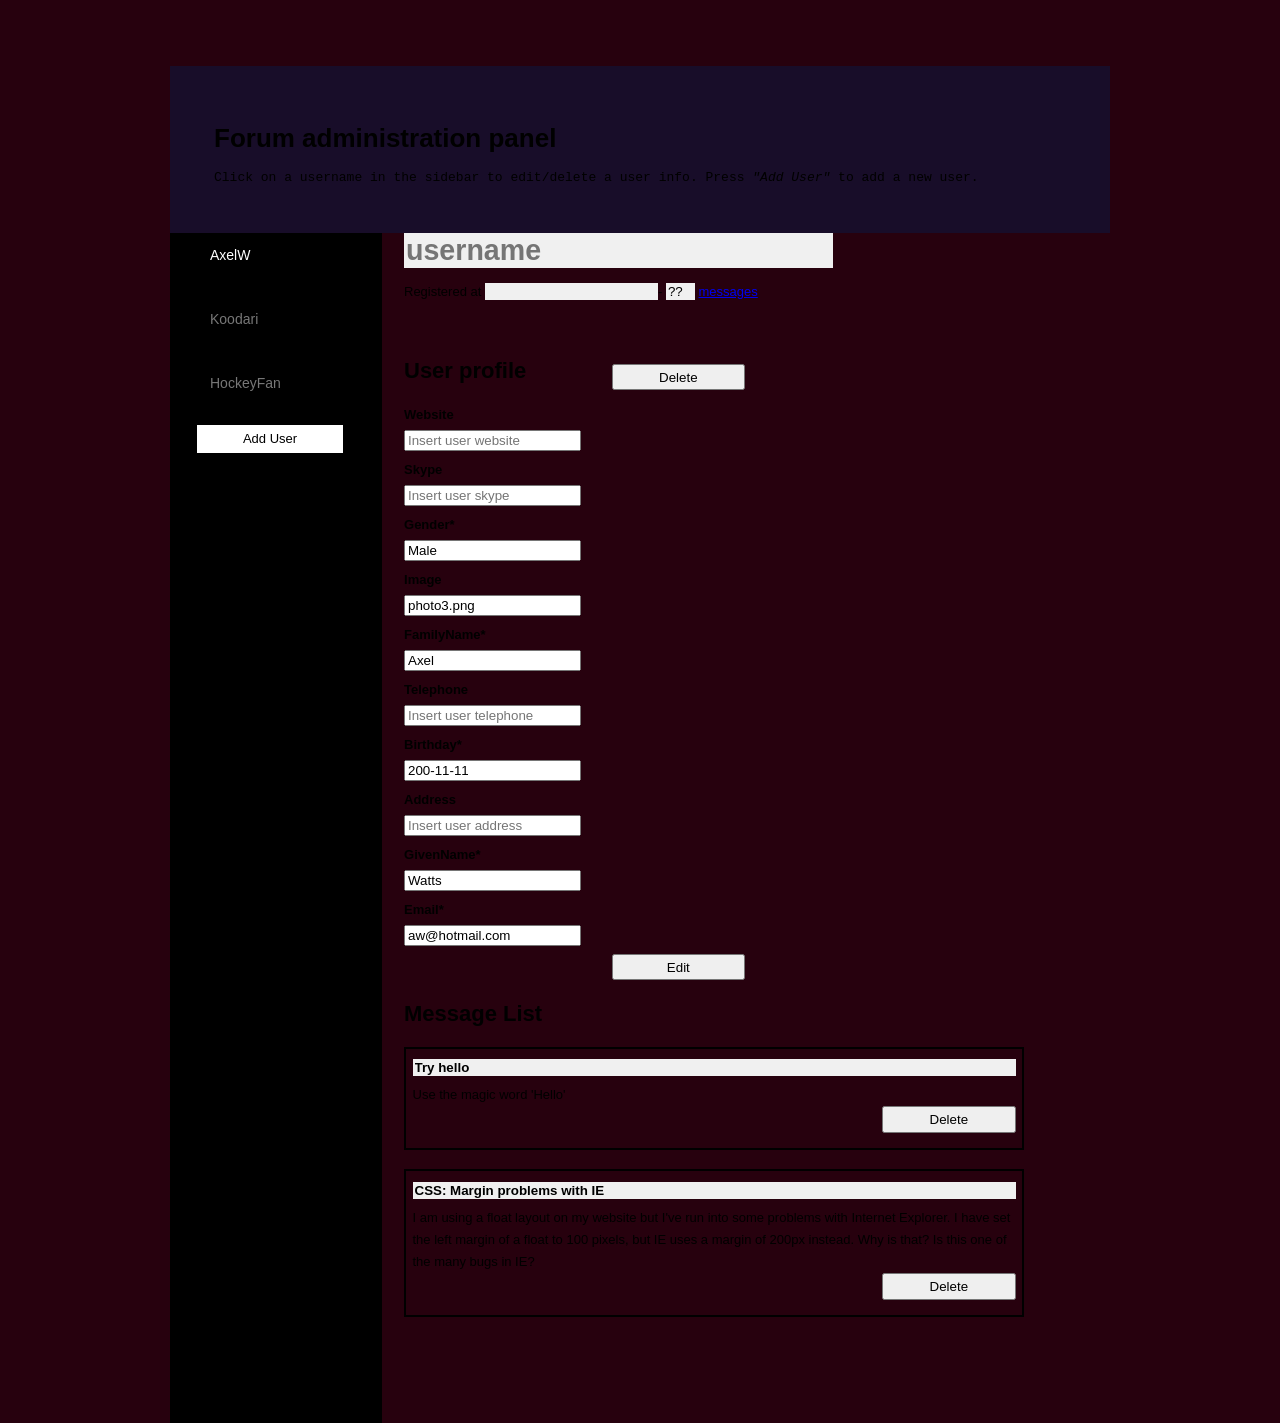
<file: forum_admin/static/ui-AxelW.html>
<html><head>
    <meta charset="utf-8">
    <link rel="stylesheet" type="text/css" href="forum.css">
    <title>Forum</title>
</head>

<body> 
    <div id="intro">
        <h1>Forum administration panel</h1>
        <span id="instructions">Click on a username in the sidebar to edit/delete a user info. Press <span class="oblique">"Add User"</span> to add a new user.</span>
    </div>
    <div id="content">
        <div id="sidebar"> 
            <!-- Side bar area -->      
             <ul id="user_list"><li class="selected"><a class="user_link" href="/exercisetracker/api/users/AxelW/">AxelW</a></li><li><a class="user_link" href="/exercisetracker/api/users/Koodari/">Koodari</a></li><li><a class="user_link" href="/exercisetracker/api/users/HockeyFan/">HockeyFan</a></li></ul>
            <div id="addUserButtonContainer">
                <a href="#" id="addUserButton">Add User</a>
            </div>
        </div>
        <div id="mainContent" style="display: table-cell;">
            <!-- Main content area -->
            <div id="userData">  
                <div class="section" id="userHeader">  
                        <input class="noEditable" name="username" id="username" placeholder="username" type="text" readonly="readonly"> 
                        <p>Registered at <input class="noEditable" type="text" name="registrationdate" id="registrationdate" readonly="readonly">- 
                        <input type="text" class="noeditable" id="messagesNumber" name="messagesNumber" readonly="readonly" size="2" value="??"> <a href="#messages">messages</a></p>  
                </div>
                <div class="section" id="userProfile">
                    <!-- User info area -->
                    <h3>User profile</h3>  
                    <form action="/exercisetracker/api/users/AxelW/" id="user_form">    
                        <div class="commands">
                            <input id="deleteUser" type="button" class="deleteButton" value="Delete" style="display: inline-block;">
                            <input id="editUser" type="button" class="editButton" value="Edit" style="display: none;">
                        </div>
                        <div class="form_content"></div>
                        
                    </form> 
                    <form action="/exercisetracker/api/users/AxelW/restricted_profile/" id="user_restricted_form">
                        
                        <div class="form_content"><label for="website_id">website</label><input type="text" name="website" id="website_id" class="editable" placeholder="Insert user website"><label for="skype_id">skype</label><input type="text" name="skype" id="skype_id" class="editable" placeholder="Insert user skype"><label for="gender_id">gender*</label><input type="text" name="gender" value="Male" id="gender_id" class="editable" placeholder="Insert user gender" required=""><label for="image_id">image</label><input type="text" name="image" value="photo3.png" id="image_id" class="editable" placeholder="Insert user image"><label for="familyName_id">familyName*</label><input type="text" name="familyName" value="Axel" id="familyName_id" class="editable" placeholder="Insert user familyName" required=""><label for="telephone_id">telephone</label><input type="text" name="telephone" id="telephone_id" class="editable" placeholder="Insert user telephone"><label for="birthday_id">birthday*</label><input type="text" name="birthday" value="200-11-11" id="birthday_id" class="editable" placeholder="Insert user birthday" required=""><label for="address_id">address</label><input type="text" name="address" id="address_id" class="editable" placeholder="Insert user address"><label for="givenName_id">givenName*</label><input type="text" name="givenName" value="Watts" id="givenName_id" class="editable" placeholder="Insert user givenName" required=""><label for="email_id">email*</label><input type="text" name="email" value="aw@hotmail.com" id="email_id" class="editable" placeholder="Insert user email" required=""></div>
                        <div class="commands">
                            <input id="deleteUserRestricted" class="deleteButton" type="button" value="Delete" style="display: none;">
                            <input id="editUserRestricted" type="button" class="editButton" value="Edit" style="display: inline-block;">
                        </div>
                    </form>
                </div>
                <div class="section" id="messages">  
                    <!-- Message list area -->
                    <h3>Message List</h3>  
                    <div id="messages_list"><div class="message"><form action="/forum/api/messages/msg-17/">   <div class="form_content">       <input type="text" class="headline" value="Try hello" readonly="readonly">       <div class="articlebody">Use the magic word 'Hello'</div>   </div>   <div class="commands">        <input type="button" class="deleteButton deleteMessage" value="Delete">   </div></form></div><div class="message"><form action="/forum/api/messages/msg-1/">   <div class="form_content">       <input type="text" class="headline" value="CSS: Margin problems with IE" readonly="readonly">       <div class="articlebody">I am using a float layout on my website but I've run into some problems with Internet Explorer. I have set the left margin of a float to 100 pixels, but IE uses a margin of 200px instead. Why is that? Is this one of the many bugs in IE?</div>   </div>   <div class="commands">        <input type="button" class="deleteButton deleteMessage" value="Delete">   </div></form></div></div>  
                </div>  
            </div>
            <div id="newUser" style="display: none;">
                <form action="/forum/api/users/" id="new_user_form"> 
                    <div class="form_content"></div>
                    <div class="commands">
                        <input id="createUser" type="button" class="createButton" value="Create" style="display: none;">
                    </div>
                </form>
            </div>
        </div>

    </div>    


 </body></html>
</file>
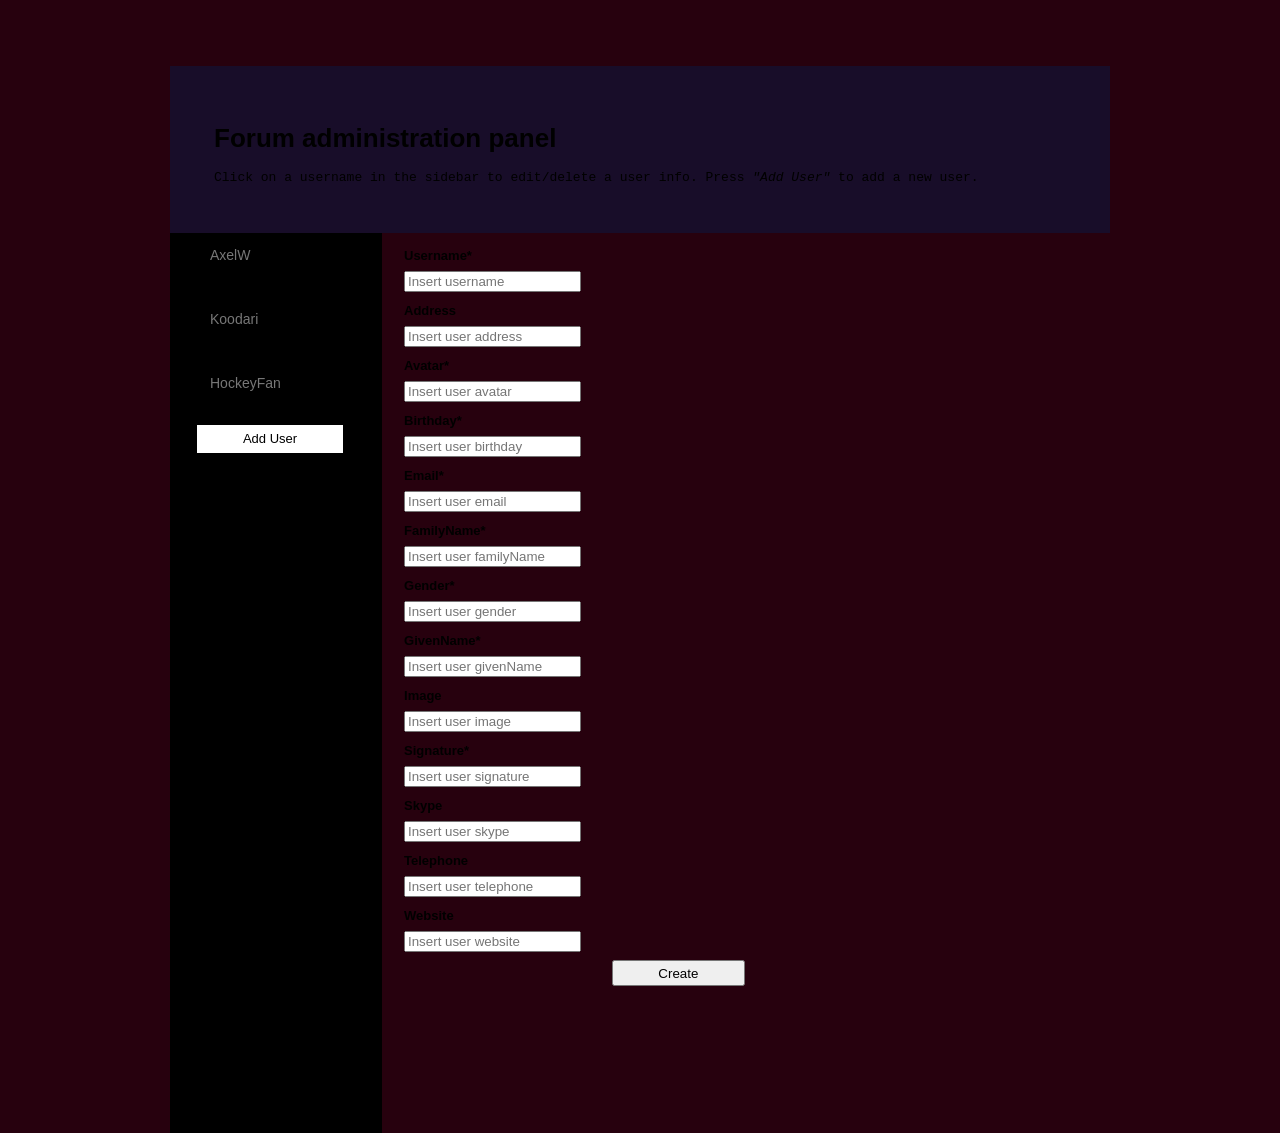
<file: forum_admin/static/ui-newuser.html>
<html><head>
    <meta charset="utf-8">
    <link rel="stylesheet" type="text/css" href="forum.css">
    <title>Forum</title>
</head>

<body> 
    <div id="intro">
        <h1>Forum administration panel</h1>
        <span id="instructions">Click on a username in the sidebar to edit/delete a user info. Press <span class="oblique">"Add User"</span> to add a new user.</span>
    </div>
    <div id="content">
        <div id="sidebar"> 
            <!-- Side bar area -->      
             <ul id="user_list"><li class=""><a class="user_link" href="/forum/api/users/AxelW/">AxelW</a></li><li><a class="user_link" href="/forum/api/users/Koodari/">Koodari</a></li><li><a class="user_link" href="/forum/api/users/HockeyFan/">HockeyFan</a></li></ul>
            <div id="addUserButtonContainer">
                <a href="#" id="addUserButton">Add User</a>
            </div>
        </div>
        <div id="mainContent" style="display: table-cell;">
            <!-- Main content area -->
            <div id="userData" style="display: none;">  
                <div class="section" id="userHeader">  
                        <input class="noEditable" name="username" id="username" placeholder="username" type="text" readonly="readonly"> 
                        <p>Registered at <input class="noEditable" type="text" name="registrationdate" id="registrationdate" readonly="readonly">- 
                        <input type="text" class="noeditable" id="messagesNumber" name="messagesNumber" readonly="readonly" size="2" value="??"> <a href="#messages">messages</a></p>  
                </div>
                <div class="section" id="userProfile">
                    <!-- User info area -->
                    <h3>User profile</h3>  
                    <form action="/forum/api/users/AxelW/" id="user_form">    
                        <div class="commands">
                            <input id="deleteUser" type="button" class="deleteButton" value="Delete" style="display: inline-block;">
                            <input id="editUser" type="button" class="editButton" value="Edit" style="display: none;">
                        </div>
                        <div class="form_content"></div>
                        
                    </form> 
                    <form action="/forum/api/users/AxelW/restricted_profile/" id="user_restricted_form">
                        
                        <div class="form_content"><label for="website_id">website</label><input type="text" name="website" id="website_id" class="editable" placeholder="Insert user website"><label for="skype_id">skype</label><input type="text" name="skype" id="skype_id" class="editable" placeholder="Insert user skype">label for="gender_id">gender*</label><input type="text" name="gender" value="Male" id="gender_id" class="editable" placeholder="Insert user gender" required=""><label for="image_id">image</label><input type="text" name="image" value="photo3.png" id="image_id" class="editable" placeholder="Insert user image"><label for="familyName_id">familyName*</label><input type="text" name="familyName" value="Axel" id="familyName_id" class="editable" placeholder="Insert user familyName" required=""><label for="telephone_id">telephone</label><input type="text" name="telephone" id="telephone_id" class="editable" placeholder="Insert user telephone"><label for="birthday_id">birthday*</label><input type="text" name="birthday" value="200-11-11" id="birthday_id" class="editable" placeholder="Insert user birthday" required=""><label for="address_id">address</label><input type="text" name="address" id="address_id" class="editable" placeholder="Insert user address"><label for="givenName_id">givenName*</label><input type="text" name="givenName" value="Watts" id="givenName_id" class="editable" placeholder="Insert user givenName" required=""><label for="email_id">email*</label><input type="text" name="email" value="aw@hotmail.com" id="email_id" class="editable" placeholder="Insert user email" required=""></div>
                        <div class="commands">
                            <input id="deleteUserRestricted" class="deleteButton" type="button" value="Delete" style="display: none;">
                            <input id="editUserRestricted" type="button" class="editButton" value="Edit" style="display: inline-block;">
                        </div>
                    </form>
                </div>
                <div class="section" id="messages">  
                    <!-- Message list area -->
                    <h3>Message List</h3>  
                    <div id="messages_list"><div class="message"><form action="/forum/api/messages/msg-17/">   <div class="form_content">       <input type="text" class="headline" value="Try hello" readonly="readonly">       <div class="articlebody">Use the magic word 'Hello'</div>   </div>   <div class="commands">        <input type="button" class="deleteButton deleteMessage" value="Delete">   </div></form></div><div class="message"><form action="/forum/api/messages/msg-1/">   <div class="form_content">       <input type="text" class="headline" value="CSS: Margin problems with IE" readonly="readonly">       <div class="articlebody">I am using a float layout on my website but I've run into some problems with Internet Explorer. I have set the left margin of a float to 100 pixels, but IE uses a margin of 200px instead. Why is that? Is this one of the many bugs in IE?</div>   </div>   <div class="commands">        <input type="button" class="deleteButton deleteMessage" value="Delete">   </div></form></div></div>  
                </div>  
            </div>
            <div id="newUser" style="display: block;">
                <form action="/exercisetracker/api/users/" id="new_user_form"> 
                    <div class="form_content"><label for="new_username_id">username*</label><input type="text" class="editable" name="username" id="new_username_id" placeholder="Insert username" required=""><label for="new_address_id">address</label><input type="text" class="editable" name="address" id="new_address_id" placeholder="Insert user address"><label for="new_avatar_id">avatar*</label><input type="text" class="editable" name="avatar" id="new_avatar_id" placeholder="Insert user avatar" required=""><label for="new_birthday_id">birthday*</label><input type="text" class="editable" name="birthday" id="new_birthday_id" placeholder="Insert user birthday" required=""><label for="new_email_id">email*</label><input type="text" class="editable" name="email" id="new_email_id" placeholder="Insert user email" required=""><label for="new_familyName_id">familyName*</label><input type="text" class="editable" name="familyName" id="new_familyName_id" placeholder="Insert user familyName" required=""><label for="new_gender_id">gender*</label><input type="text" class="editable" name="gender" id="new_gender_id" placeholder="Insert user gender" required=""><label for="new_givenName_id">givenName*</label><input type="text" class="editable" name="givenName" id="new_givenName_id" placeholder="Insert user givenName" required=""><label for="new_image_id">image</label><input type="text" class="editable" name="image" id="new_image_id" placeholder="Insert user image"><label for="new_signature_id">signature*</label><input type="text" class="editable" name="signature" id="new_signature_id" placeholder="Insert user signature" required=""><label for="new_skype_id">skype</label><input type="text" class="editable" name="skype" id="new_skype_id" placeholder="Insert user skype"><label for="new_telephone_id">telephone</label><input type="text" class="editable" name="telephone" id="new_telephone_id" placeholder="Insert user telephone"><label for="new_website_id">website</label><input type="text" class="editable" name="website" id="new_website_id" placeholder="Insert user website"></div>
                    <div class="commands">
                        <input id="createUser" type="button" class="createButton" value="Create" style="display: inline-block;">
                    </div>
                </form>
            </div>
        </div>

    </div>    


 </body></html>
</file>
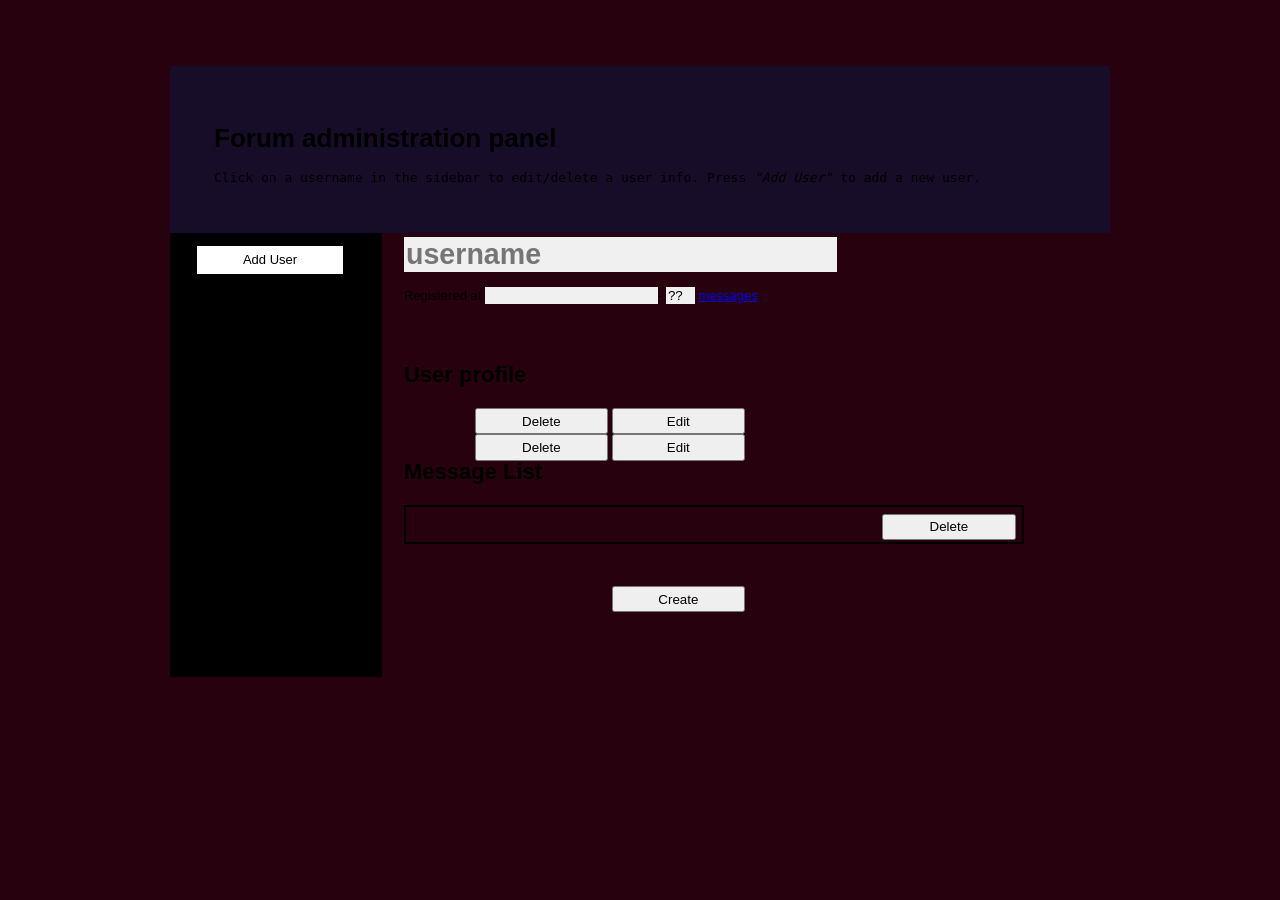
<file: forum_admin/static/ui-noscript.html>
<!DOCTYPE html>
<html>
<head>
    <meta charset="utf-8" />
    <link rel="stylesheet" type="text/css" href="forum.css">
    <title>Forum</title>
</head>

<body> 
    <div id="intro">
        <h1>Forum administration panel</h1>
        <span id="instructions">Click on a username in the sidebar to edit/delete a user info. Press <span class="oblique">"Add User"</span> to add a new user.</span>
    </div>
    <div id= "content">
        <div id="sidebar"> 
            <!-- Side bar area -->      
             <ul id="user_list">  

            </ul>
            <div id="addUserButtonContainer">
                <a href="#" id="addUserButton">Add User</a>
            </div>
        </div>
        <div id = "mainContent" >
            <!-- Main content area -->
            <div id="userData">  
                <div class="section" id="userHeader">  
                        <input class="noEditable" name="username" id="username" placeholder="username" type="text"  readonly="readonly"/> 
                        <p>Registered at <input class="noEditable" type="text" name="registrationdate" id="registrationdate" readonly="readonly"/>- 
                        <input type="text" class="noeditable" id="messagesNumber" name="messagesNumber" readonly="readonly" size="2" value="??"/> <a href="#messages">messages</a></p>  
                </div>
                <div class="section" id="userProfile">
                    <!-- User info area -->
                    <h3>User profile</h3>  
                    <form action="#" id="user_form">    
                        <div class="commands">
                            <input id="deleteUser" type="button" class="deleteButton" value="Delete" style="top:0em;"/>
                            <input id="editUser" type="button" class="editButton" value="Edit"/>
                        </div>
                        <div class="form_content">
                            
                        </div>
                        
                    </form>
                    <form action="#" id="user_form">    
                        <div class="commands">
                            <input id="deleteUser" type="button" class="deleteButton" value="Delete" style="top:0em;"/>
                            <input id="editUser" type="button" class="editButton" value="Edit"/>
                        </div>
                        <div class="form_content">
                            
                        </div>
                        
                    </form>  
                </div>
                <div class="section" id="messages">  
                    <!-- Message list area -->
                    <h3>Message List</h3>  
                    <div id="messages_list">
                        <div class="message">  
                            <form action="#">
                                <div class="commands">
                                    <input  type="button" class="deleteButton deleteMessage" value="Delete"/>
                                </div>  
                            </form>
                        </div>  
                    </div>  
                </div>  
            </div>
            <div id ="newUser">
                <form action="#" id="new_user_form"> 
                    <div class="form_content">
                                
                    </div>
                    <div class="commands">
                        <input id="createUser" type="button" class="createButton" value="Create"/>
                    </div>
                </form>
            </div>
        </div>

    </div>    
</body>

</html>
</file>
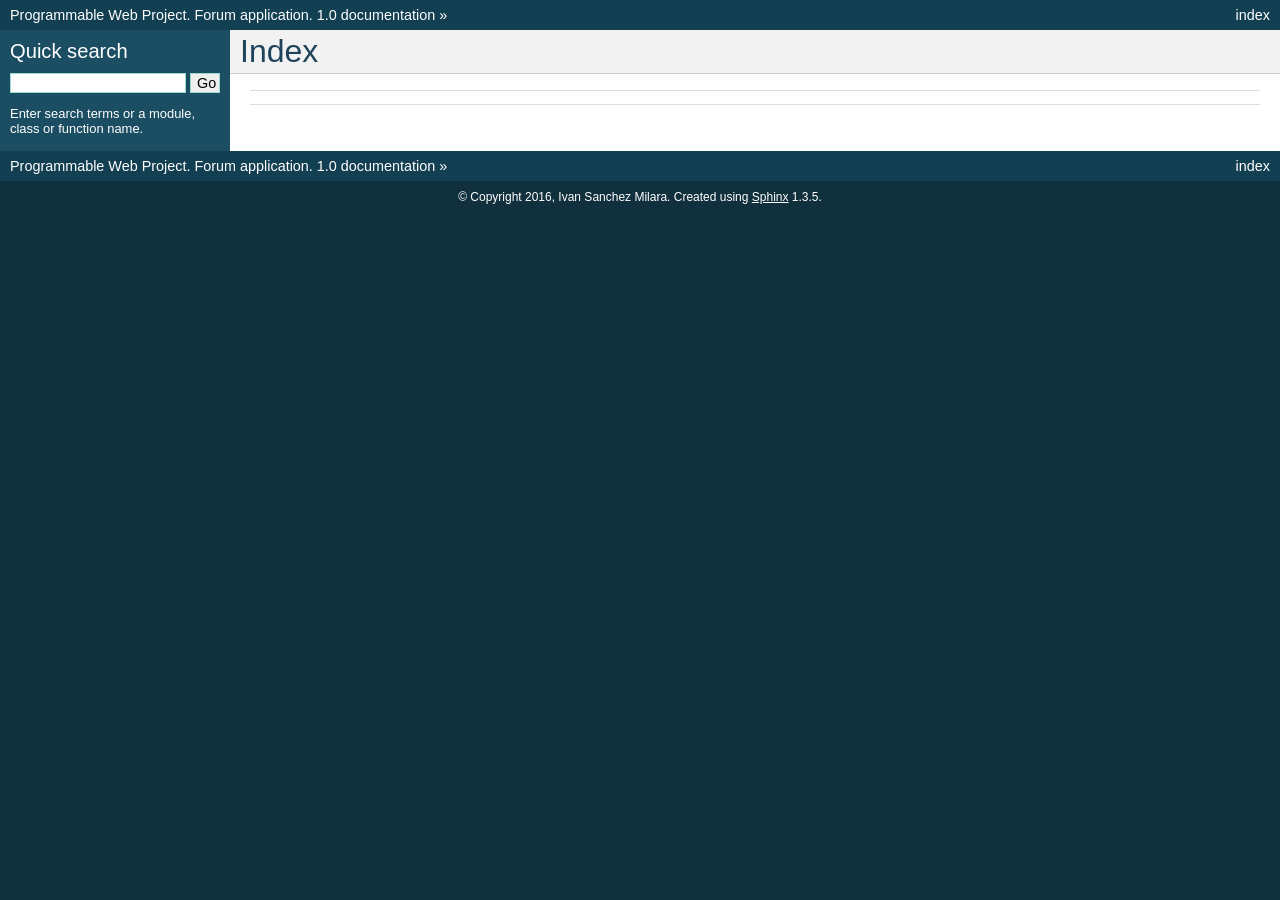
<file: documentation/Database/_build/html/genindex.html>
<!DOCTYPE html PUBLIC "-//W3C//DTD XHTML 1.0 Transitional//EN"
  "http://www.w3.org/TR/xhtml1/DTD/xhtml1-transitional.dtd">


<html xmlns="http://www.w3.org/1999/xhtml">
  <head>
    <meta http-equiv="Content-Type" content="text/html; charset=utf-8" />
    
    <title>Index &mdash; Programmable Web Project. Forum application. 1.0 documentation</title>
    
    <link rel="stylesheet" href="_static/classic.css" type="text/css" />
    <link rel="stylesheet" href="_static/pygments.css" type="text/css" />
    
    <script type="text/javascript">
      var DOCUMENTATION_OPTIONS = {
        URL_ROOT:    './',
        VERSION:     '1.0',
        COLLAPSE_INDEX: false,
        FILE_SUFFIX: '.html',
        HAS_SOURCE:  true
      };
    </script>
    <script type="text/javascript" src="_static/jquery.js"></script>
    <script type="text/javascript" src="_static/underscore.js"></script>
    <script type="text/javascript" src="_static/doctools.js"></script>
    <link rel="top" title="Programmable Web Project. Forum application. 1.0 documentation" href="index.html" /> 
  </head>
  <body role="document">
    <div class="related" role="navigation" aria-label="related navigation">
      <h3>Navigation</h3>
      <ul>
        <li class="right" style="margin-right: 10px">
          <a href="#" title="General Index"
             accesskey="I">index</a></li>
        <li class="nav-item nav-item-0"><a href="index.html">Programmable Web Project. Forum application. 1.0 documentation</a> &raquo;</li> 
      </ul>
    </div>  

    <div class="document">
      <div class="documentwrapper">
        <div class="bodywrapper">
          <div class="body" role="main">
            

<h1 id="index">Index</h1>

<div class="genindex-jumpbox">
 
</div>


          </div>
        </div>
      </div>
      <div class="sphinxsidebar" role="navigation" aria-label="main navigation">
        <div class="sphinxsidebarwrapper">

   

<div id="searchbox" style="display: none" role="search">
  <h3>Quick search</h3>
    <form class="search" action="search.html" method="get">
      <input type="text" name="q" />
      <input type="submit" value="Go" />
      <input type="hidden" name="check_keywords" value="yes" />
      <input type="hidden" name="area" value="default" />
    </form>
    <p class="searchtip" style="font-size: 90%">
    Enter search terms or a module, class or function name.
    </p>
</div>
<script type="text/javascript">$('#searchbox').show(0);</script>
        </div>
      </div>
      <div class="clearer"></div>
    </div>
    <div class="related" role="navigation" aria-label="related navigation">
      <h3>Navigation</h3>
      <ul>
        <li class="right" style="margin-right: 10px">
          <a href="#" title="General Index"
             >index</a></li>
        <li class="nav-item nav-item-0"><a href="index.html">Programmable Web Project. Forum application. 1.0 documentation</a> &raquo;</li> 
      </ul>
    </div>
    <div class="footer" role="contentinfo">
        &copy; Copyright 2016, Ivan Sanchez Milara.
      Created using <a href="http://sphinx-doc.org/">Sphinx</a> 1.3.5.
    </div>
  </body>
</html>
</file>
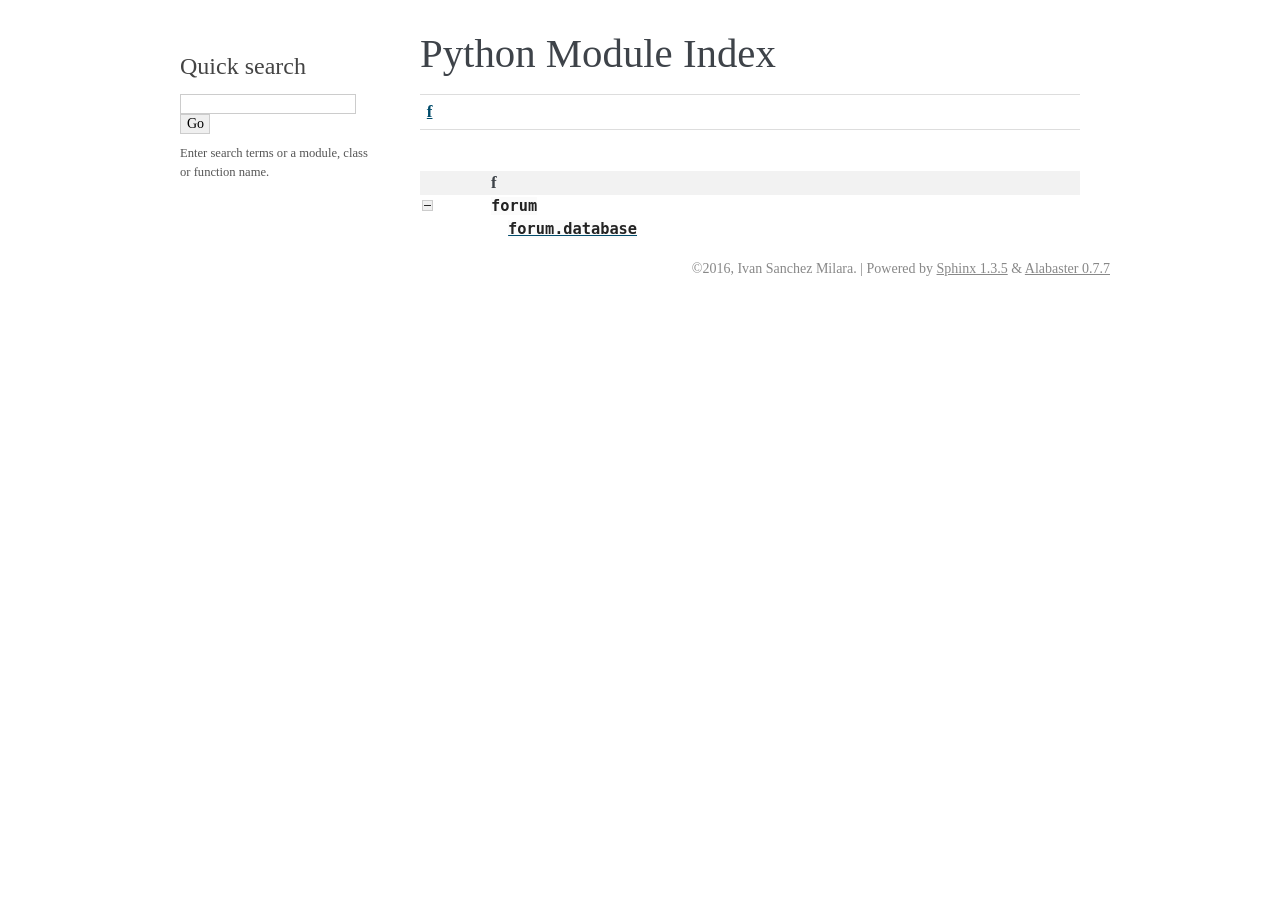
<file: documentation/Database/_build/html/py-modindex.html>
<!DOCTYPE html PUBLIC "-//W3C//DTD XHTML 1.0 Transitional//EN"
  "http://www.w3.org/TR/xhtml1/DTD/xhtml1-transitional.dtd">


<html xmlns="http://www.w3.org/1999/xhtml">
  <head>
    <meta http-equiv="Content-Type" content="text/html; charset=utf-8" />
    
    <title>Python Module Index &mdash; Programmable Web Project. Forum application. 1.0 documentation</title>
    
    <link rel="stylesheet" href="_static/alabaster.css" type="text/css" />
    <link rel="stylesheet" href="_static/pygments.css" type="text/css" />
    
    <script type="text/javascript">
      var DOCUMENTATION_OPTIONS = {
        URL_ROOT:    './',
        VERSION:     '1.0',
        COLLAPSE_INDEX: false,
        FILE_SUFFIX: '.html',
        HAS_SOURCE:  true
      };
    </script>
    <script type="text/javascript" src="_static/jquery.js"></script>
    <script type="text/javascript" src="_static/underscore.js"></script>
    <script type="text/javascript" src="_static/doctools.js"></script>
    <link rel="top" title="Programmable Web Project. Forum application. 1.0 documentation" href="index.html" />

   
  
  <meta name="viewport" content="width=device-width, initial-scale=0.9, maximum-scale=0.9" />



  </head>
  <body role="document">  

    <div class="document">
      <div class="documentwrapper">
        <div class="bodywrapper">
          <div class="body" role="main">
            

   <h1>Python Module Index</h1>

   <div class="modindex-jumpbox">
   <a href="#cap-f"><strong>f</strong></a>
   </div>

   <table class="indextable modindextable" cellspacing="0" cellpadding="2">
     <tr class="pcap"><td></td><td>&nbsp;</td><td></td></tr>
     <tr class="cap" id="cap-f"><td></td><td>
       <strong>f</strong></td><td></td></tr>
     <tr>
       <td><img src="_static/minus.png" class="toggler"
              id="toggle-1" style="display: none" alt="-" /></td>
       <td>
       <code class="xref">forum</code></td><td>
       <em></em></td></tr>
     <tr class="cg-1">
       <td></td>
       <td>&nbsp;&nbsp;&nbsp;
       <a href="index.html#module-forum.database"><code class="xref">forum.database</code></a></td><td>
       <em></em></td></tr>
   </table>


          </div>
        </div>
      </div>
      <div class="sphinxsidebar" role="navigation" aria-label="main navigation">
        <div class="sphinxsidebarwrapper"><div class="relations">
<h3>Related Topics</h3>
<ul>
  <li><a href="index.html">Documentation overview</a><ul>
  </ul></li>
</ul>
</div>
<div id="searchbox" style="display: none" role="search">
  <h3>Quick search</h3>
    <form class="search" action="search.html" method="get">
      <input type="text" name="q" />
      <input type="submit" value="Go" />
      <input type="hidden" name="check_keywords" value="yes" />
      <input type="hidden" name="area" value="default" />
    </form>
    <p class="searchtip" style="font-size: 90%">
    Enter search terms or a module, class or function name.
    </p>
</div>
<script type="text/javascript">$('#searchbox').show(0);</script>
        </div>
      </div>
      <div class="clearer"></div>
    </div>
    <div class="footer">
      &copy;2016, Ivan Sanchez Milara.
      
      |
      Powered by <a href="http://sphinx-doc.org/">Sphinx 1.3.5</a>
      &amp; <a href="https://github.com/bitprophet/alabaster">Alabaster 0.7.7</a>
      
    </div>

    

    
  </body>
</html>
</file>
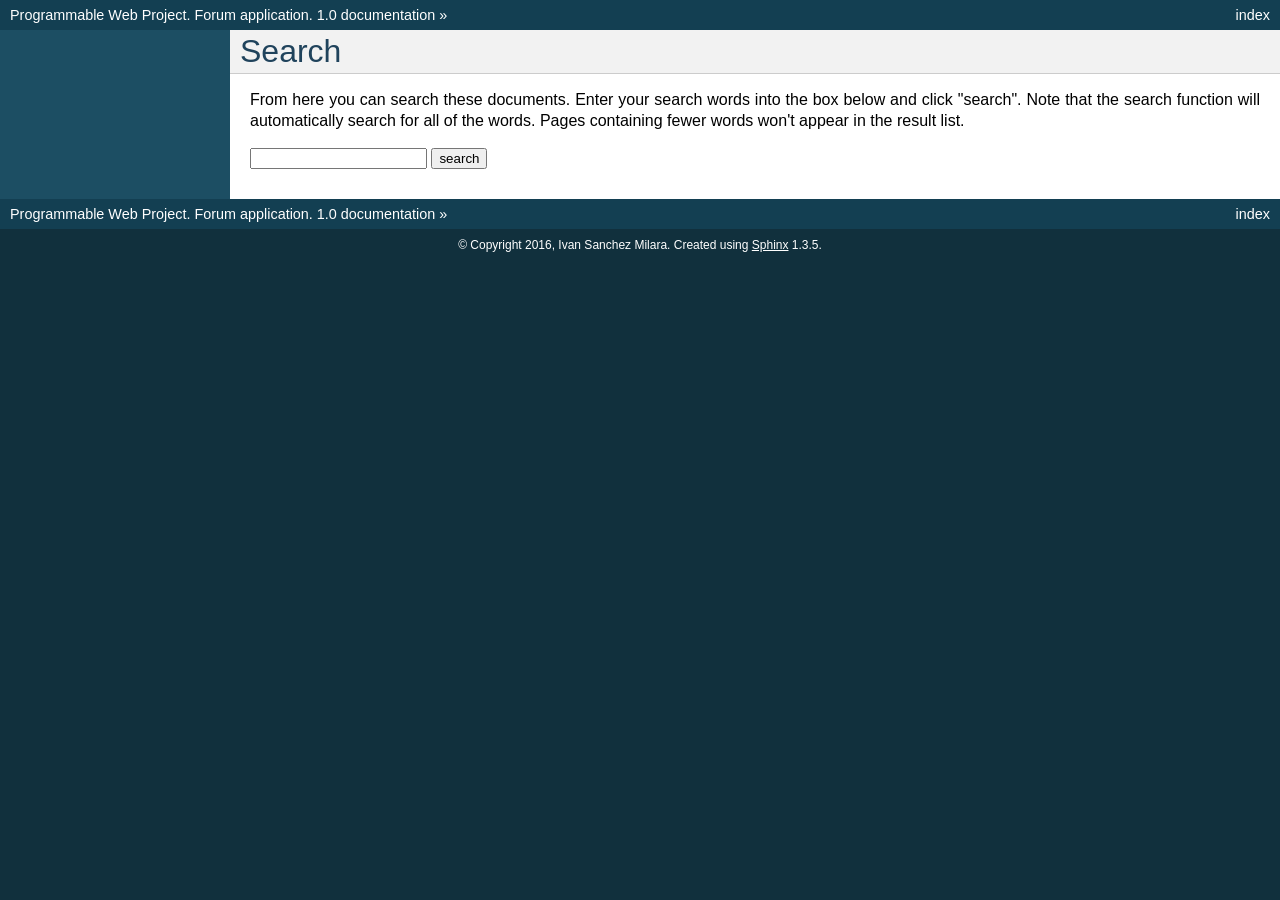
<file: documentation/Database/_build/html/search.html>
<!DOCTYPE html PUBLIC "-//W3C//DTD XHTML 1.0 Transitional//EN"
  "http://www.w3.org/TR/xhtml1/DTD/xhtml1-transitional.dtd">


<html xmlns="http://www.w3.org/1999/xhtml">
  <head>
    <meta http-equiv="Content-Type" content="text/html; charset=utf-8" />
    
    <title>Search &mdash; Programmable Web Project. Forum application. 1.0 documentation</title>
    
    <link rel="stylesheet" href="_static/classic.css" type="text/css" />
    <link rel="stylesheet" href="_static/pygments.css" type="text/css" />
    
    <script type="text/javascript">
      var DOCUMENTATION_OPTIONS = {
        URL_ROOT:    './',
        VERSION:     '1.0',
        COLLAPSE_INDEX: false,
        FILE_SUFFIX: '.html',
        HAS_SOURCE:  true
      };
    </script>
    <script type="text/javascript" src="_static/jquery.js"></script>
    <script type="text/javascript" src="_static/underscore.js"></script>
    <script type="text/javascript" src="_static/doctools.js"></script>
    <script type="text/javascript" src="_static/searchtools.js"></script>
    <link rel="top" title="Programmable Web Project. Forum application. 1.0 documentation" href="index.html" />
  <script type="text/javascript">
    jQuery(function() { Search.loadIndex("searchindex.js"); });
  </script>
  
  <script type="text/javascript" id="searchindexloader"></script>
   

  </head>
  <body role="document">
    <div class="related" role="navigation" aria-label="related navigation">
      <h3>Navigation</h3>
      <ul>
        <li class="right" style="margin-right: 10px">
          <a href="genindex.html" title="General Index"
             accesskey="I">index</a></li>
        <li class="nav-item nav-item-0"><a href="index.html">Programmable Web Project. Forum application. 1.0 documentation</a> &raquo;</li> 
      </ul>
    </div>  

    <div class="document">
      <div class="documentwrapper">
        <div class="bodywrapper">
          <div class="body" role="main">
            
  <h1 id="search-documentation">Search</h1>
  <div id="fallback" class="admonition warning">
  <script type="text/javascript">$('#fallback').hide();</script>
  <p>
    Please activate JavaScript to enable the search
    functionality.
  </p>
  </div>
  <p>
    From here you can search these documents. Enter your search
    words into the box below and click "search". Note that the search
    function will automatically search for all of the words. Pages
    containing fewer words won't appear in the result list.
  </p>
  <form action="" method="get">
    <input type="text" name="q" value="" />
    <input type="submit" value="search" />
    <span id="search-progress" style="padding-left: 10px"></span>
  </form>
  
  <div id="search-results">
  
  </div>

          </div>
        </div>
      </div>
      <div class="sphinxsidebar" role="navigation" aria-label="main navigation">
        <div class="sphinxsidebarwrapper">
        </div>
      </div>
      <div class="clearer"></div>
    </div>
    <div class="related" role="navigation" aria-label="related navigation">
      <h3>Navigation</h3>
      <ul>
        <li class="right" style="margin-right: 10px">
          <a href="genindex.html" title="General Index"
             >index</a></li>
        <li class="nav-item nav-item-0"><a href="index.html">Programmable Web Project. Forum application. 1.0 documentation</a> &raquo;</li> 
      </ul>
    </div>
    <div class="footer" role="contentinfo">
        &copy; Copyright 2016, Ivan Sanchez Milara.
      Created using <a href="http://sphinx-doc.org/">Sphinx</a> 1.3.5.
    </div>
  </body>
</html>
</file>
<file: documentation/RESTful_Client/styles/prettify-tomorrow.css>
/* Tomorrow Theme */
/* Original theme - https://github.com/chriskempson/tomorrow-theme */
/* Pretty printing styles. Used with prettify.js. */
/* SPAN elements with the classes below are added by prettyprint. */
/* plain text */
.pln {
  color: #4d4d4c; }

@media screen {
  /* string content */
  .str {
    color: #718c00; }

  /* a keyword */
  .kwd {
    color: #8959a8; }

  /* a comment */
  .com {
    color: #8e908c; }

  /* a type name */
  .typ {
    color: #4271ae; }

  /* a literal value */
  .lit {
    color: #f5871f; }

  /* punctuation */
  .pun {
    color: #4d4d4c; }

  /* lisp open bracket */
  .opn {
    color: #4d4d4c; }

  /* lisp close bracket */
  .clo {
    color: #4d4d4c; }

  /* a markup tag name */
  .tag {
    color: #c82829; }

  /* a markup attribute name */
  .atn {
    color: #f5871f; }

  /* a markup attribute value */
  .atv {
    color: #3e999f; }

  /* a declaration */
  .dec {
    color: #f5871f; }

  /* a variable name */
  .var {
    color: #c82829; }

  /* a function name */
  .fun {
    color: #4271ae; } }
/* Use higher contrast and text-weight for printable form. */
@media print, projection {
  .str {
    color: #060; }

  .kwd {
    color: #006;
    font-weight: bold; }

  .com {
    color: #600;
    font-style: italic; }

  .typ {
    color: #404;
    font-weight: bold; }

  .lit {
    color: #044; }

  .pun, .opn, .clo {
    color: #440; }

  .tag {
    color: #006;
    font-weight: bold; }

  .atn {
    color: #404; }

  .atv {
    color: #060; } }
/* Style */
/*
pre.prettyprint {
  background: white;
  font-family: Consolas, Monaco, 'Andale Mono', monospace;
  font-size: 12px;
  line-height: 1.5;
  border: 1px solid #ccc;
  padding: 10px; }
*/

/* Specify class=linenums on a pre to get line numbering */
ol.linenums {
  margin-top: 0;
  margin-bottom: 0; }

/* IE indents via margin-left */
li.L0,
li.L1,
li.L2,
li.L3,
li.L4,
li.L5,
li.L6,
li.L7,
li.L8,
li.L9 {
  /* */ }

/* Alternate shading for lines */
li.L1,
li.L3,
li.L5,
li.L7,
li.L9 {
  /* */ }
</file>
<file: documentation/RESTful_Client/styles/jsdoc-default.css>
@font-face {
    font-family: 'Open Sans';
    font-weight: normal;
    font-style: normal;
    src: url('../fonts/OpenSans-Regular-webfont.eot');
    src:
        local('Open Sans'),
        local('OpenSans'),
        url('../fonts/OpenSans-Regular-webfont.eot?#iefix') format('embedded-opentype'),
        url('../fonts/OpenSans-Regular-webfont.woff') format('woff'),
        url('../fonts/OpenSans-Regular-webfont.svg#open_sansregular') format('svg');
}

@font-face {
    font-family: 'Open Sans Light';
    font-weight: normal;
    font-style: normal;
    src: url('../fonts/OpenSans-Light-webfont.eot');
    src:
        local('Open Sans Light'),
        local('OpenSans Light'),
        url('../fonts/OpenSans-Light-webfont.eot?#iefix') format('embedded-opentype'),
        url('../fonts/OpenSans-Light-webfont.woff') format('woff'),
        url('../fonts/OpenSans-Light-webfont.svg#open_sanslight') format('svg');
}

html
{
    overflow: auto;
    background-color: #fff;
    font-size: 14px;
}

body
{
    font-family: 'Open Sans', sans-serif;
    line-height: 1.5;
    color: #4d4e53;
    background-color: white;
}

a, a:visited, a:active {
    color: #0095dd;
    text-decoration: none;
}

a:hover {
    text-decoration: underline;
}

header
{
    display: block;
    padding: 0px 4px;
}

tt, code, kbd, samp {
    font-family: Consolas, Monaco, 'Andale Mono', monospace;
}

.class-description {
    font-size: 130%;
    line-height: 140%;
    margin-bottom: 1em;
    margin-top: 1em;
}

.class-description:empty {
    margin: 0;
}

#main {
    float: left;
    width: 70%;
}

article dl {
    margin-bottom: 40px;
}

section
{
    display: block;
    background-color: #fff;
    padding: 12px 24px;
    border-bottom: 1px solid #ccc;
    margin-right: 30px;
}

.variation {
    display: none;
}

.signature-attributes {
    font-size: 60%;
    color: #aaa;
    font-style: italic;
    font-weight: lighter;
}

nav
{
    display: block;
    float: right;
    margin-top: 28px;
    width: 30%;
    box-sizing: border-box;
    border-left: 1px solid #ccc;
    padding-left: 16px;
}

nav ul {
    font-family: 'Lucida Grande', 'Lucida Sans Unicode', arial, sans-serif;
    font-size: 100%;
    line-height: 17px;
    padding: 0;
    margin: 0;
    list-style-type: none;
}

nav ul a, nav ul a:visited, nav ul a:active {
    font-family: Consolas, Monaco, 'Andale Mono', monospace;
    line-height: 18px;
    color: #4D4E53;
}

nav h3 {
    margin-top: 12px;
}

nav li {
    margin-top: 6px;
}

footer {
    display: block;
    padding: 6px;
    margin-top: 12px;
    font-style: italic;
    font-size: 90%;
}

h1, h2, h3, h4 {
    font-weight: 200;
    margin: 0;
}

h1
{
    font-family: 'Open Sans Light', sans-serif;
    font-size: 48px;
    letter-spacing: -2px;
    margin: 12px 24px 20px;
}

h2, h3.subsection-title
{
    font-size: 30px;
    font-weight: 700;
    letter-spacing: -1px;
    margin-bottom: 12px;
}

h3
{
    font-size: 24px;
    letter-spacing: -0.5px;
    margin-bottom: 12px;
}

h4
{
    font-size: 18px;
    letter-spacing: -0.33px;
    margin-bottom: 12px;
    color: #4d4e53;
}

h5, .container-overview .subsection-title
{
    font-size: 120%;
    font-weight: bold;
    letter-spacing: -0.01em;
    margin: 8px 0 3px 0;
}

h6
{
    font-size: 100%;
    letter-spacing: -0.01em;
    margin: 6px 0 3px 0;
    font-style: italic;
}

table
{
    border-spacing: 0;
    border: 0;
    border-collapse: collapse;
}

td, th
{
    border: 1px solid #ddd;
    margin: 0px;
    text-align: left;
    vertical-align: top;
    padding: 4px 6px;
    display: table-cell;
}

thead tr
{
    background-color: #ddd;
    font-weight: bold;
}

th { border-right: 1px solid #aaa; }
tr > th:last-child { border-right: 1px solid #ddd; }

.ancestors { color: #999; }
.ancestors a
{
    color: #999 !important;
    text-decoration: none;
}

.clear
{
    clear: both;
}

.important
{
    font-weight: bold;
    color: #950B02;
}

.yes-def {
    text-indent: -1000px;
}

.type-signature {
    color: #aaa;
}

.name, .signature {
    font-family: Consolas, Monaco, 'Andale Mono', monospace;
}

.details { margin-top: 14px; border-left: 2px solid #DDD; }
.details dt { width: 120px; float: left; padding-left: 10px;  padding-top: 6px; }
.details dd { margin-left: 70px; }
.details ul { margin: 0; }
.details ul { list-style-type: none; }
.details li { margin-left: 30px; padding-top: 6px; }
.details pre.prettyprint { margin: 0 }
.details .object-value { padding-top: 0; }

.description {
    margin-bottom: 1em;
    margin-top: 1em;
}

.code-caption
{
    font-style: italic;
    font-size: 107%;
    margin: 0;
}

.prettyprint
{
    border: 1px solid #ddd;
    width: 80%;
    overflow: auto;
}

.prettyprint.source {
    width: inherit;
}

.prettyprint code
{
    font-size: 100%;
    line-height: 18px;
    display: block;
    padding: 4px 12px;
    margin: 0;
    background-color: #fff;
    color: #4D4E53;
}

.prettyprint code span.line
{
  display: inline-block;
}

.prettyprint.linenums
{
  padding-left: 70px;
  -webkit-user-select: none;
  -moz-user-select: none;
  -ms-user-select: none;
  user-select: none;
}

.prettyprint.linenums ol
{
  padding-left: 0;
}

.prettyprint.linenums li
{
  border-left: 3px #ddd solid;
}

.prettyprint.linenums li.selected,
.prettyprint.linenums li.selected *
{
  background-color: lightyellow;
}

.prettyprint.linenums li *
{
  -webkit-user-select: text;
  -moz-user-select: text;
  -ms-user-select: text;
  user-select: text;
}

.params .name, .props .name, .name code {
    color: #4D4E53;
    font-family: Consolas, Monaco, 'Andale Mono', monospace;
    font-size: 100%;
}

.params td.description > p:first-child,
.props td.description > p:first-child
{
    margin-top: 0;
    padding-top: 0;
}

.params td.description > p:last-child,
.props td.description > p:last-child
{
    margin-bottom: 0;
    padding-bottom: 0;
}

.disabled {
    color: #454545;
}
</file>
<file: documentation/Database/_build/html/_static/classic.css>
/*
 * default.css_t
 * ~~~~~~~~~~~~~
 *
 * Sphinx stylesheet -- default theme.
 *
 * :copyright: Copyright 2007-2016 by the Sphinx team, see AUTHORS.
 * :license: BSD, see LICENSE for details.
 *
 */

@import url("basic.css");

/* -- page layout ----------------------------------------------------------- */

body {
    font-family: sans-serif;
    font-size: 100%;
    background-color: #11303d;
    color: #000;
    margin: 0;
    padding: 0;
}

div.document {
    background-color: #1c4e63;
}

div.documentwrapper {
    float: left;
    width: 100%;
}

div.bodywrapper {
    margin: 0 0 0 230px;
}

div.body {
    background-color: #ffffff;
    color: #000000;
    padding: 0 20px 30px 20px;
}

div.footer {
    color: #ffffff;
    width: 100%;
    padding: 9px 0 9px 0;
    text-align: center;
    font-size: 75%;
}

div.footer a {
    color: #ffffff;
    text-decoration: underline;
}

div.related {
    background-color: #133f52;
    line-height: 30px;
    color: #ffffff;
}

div.related a {
    color: #ffffff;
}

div.sphinxsidebar {
    top: 30px;
    bottom: 0;
    margin: 0;
    position: fixed;
    overflow: auto;
    height: auto;
}
/* this is nice, but it it leads to hidden headings when jumping
   to an anchor */
/*
div.related {
    position: fixed;
}

div.documentwrapper {
    margin-top: 30px;
}
*/

div.sphinxsidebar h3 {
    font-family: 'Trebuchet MS', sans-serif;
    color: #ffffff;
    font-size: 1.4em;
    font-weight: normal;
    margin: 0;
    padding: 0;
}

div.sphinxsidebar h3 a {
    color: #ffffff;
}

div.sphinxsidebar h4 {
    font-family: 'Trebuchet MS', sans-serif;
    color: #ffffff;
    font-size: 1.3em;
    font-weight: normal;
    margin: 5px 0 0 0;
    padding: 0;
}

div.sphinxsidebar p {
    color: #ffffff;
}

div.sphinxsidebar p.topless {
    margin: 5px 10px 10px 10px;
}

div.sphinxsidebar ul {
    margin: 10px;
    padding: 0;
    color: #ffffff;
}

div.sphinxsidebar a {
    color: #98dbcc;
}

div.sphinxsidebar input {
    border: 1px solid #98dbcc;
    font-family: sans-serif;
    font-size: 1em;
}



/* -- hyperlink styles ------------------------------------------------------ */

a {
    color: #355f7c;
    text-decoration: none;
}

a:visited {
    color: #355f7c;
    text-decoration: none;
}

a:hover {
    text-decoration: underline;
}



/* -- body styles ----------------------------------------------------------- */

div.body h1,
div.body h2,
div.body h3,
div.body h4,
div.body h5,
div.body h6 {
    font-family: 'Trebuchet MS', sans-serif;
    background-color: #f2f2f2;
    font-weight: normal;
    color: #20435c;
    border-bottom: 1px solid #ccc;
    margin: 20px -20px 10px -20px;
    padding: 3px 0 3px 10px;
}

div.body h1 { margin-top: 0; font-size: 200%; }
div.body h2 { font-size: 160%; }
div.body h3 { font-size: 140%; }
div.body h4 { font-size: 120%; }
div.body h5 { font-size: 110%; }
div.body h6 { font-size: 100%; }

a.headerlink {
    color: #c60f0f;
    font-size: 0.8em;
    padding: 0 4px 0 4px;
    text-decoration: none;
}

a.headerlink:hover {
    background-color: #c60f0f;
    color: white;
}

div.body p, div.body dd, div.body li, div.body blockquote {
    text-align: justify;
    line-height: 130%;
}

div.admonition p.admonition-title + p {
    display: inline;
}

div.admonition p {
    margin-bottom: 5px;
}

div.admonition pre {
    margin-bottom: 5px;
}

div.admonition ul, div.admonition ol {
    margin-bottom: 5px;
}

div.note {
    background-color: #eee;
    border: 1px solid #ccc;
}

div.seealso {
    background-color: #ffc;
    border: 1px solid #ff6;
}

div.topic {
    background-color: #eee;
}

div.warning {
    background-color: #ffe4e4;
    border: 1px solid #f66;
}

p.admonition-title {
    display: inline;
}

p.admonition-title:after {
    content: ":";
}

pre {
    padding: 5px;
    background-color: #eeffcc;
    color: #333333;
    line-height: 120%;
    border: 1px solid #ac9;
    border-left: none;
    border-right: none;
}

code {
    background-color: #ecf0f3;
    padding: 0 1px 0 1px;
    font-size: 0.95em;
}

th {
    background-color: #ede;
}

.warning code {
    background: #efc2c2;
}

.note code {
    background: #d6d6d6;
}

.viewcode-back {
    font-family: sans-serif;
}

div.viewcode-block:target {
    background-color: #f4debf;
    border-top: 1px solid #ac9;
    border-bottom: 1px solid #ac9;
}

div.code-block-caption {
    color: #efefef;
    background-color: #1c4e63;
}
</file>
<file: documentation/Database/_build/html/_static/pygments.css>
.highlight .hll { background-color: #ffffcc }
.highlight  { background: #eeffcc; }
.highlight .c { color: #408090; font-style: italic } /* Comment */
.highlight .err { border: 1px solid #FF0000 } /* Error */
.highlight .k { color: #007020; font-weight: bold } /* Keyword */
.highlight .o { color: #666666 } /* Operator */
.highlight .ch { color: #408090; font-style: italic } /* Comment.Hashbang */
.highlight .cm { color: #408090; font-style: italic } /* Comment.Multiline */
.highlight .cp { color: #007020 } /* Comment.Preproc */
.highlight .cpf { color: #408090; font-style: italic } /* Comment.PreprocFile */
.highlight .c1 { color: #408090; font-style: italic } /* Comment.Single */
.highlight .cs { color: #408090; background-color: #fff0f0 } /* Comment.Special */
.highlight .gd { color: #A00000 } /* Generic.Deleted */
.highlight .ge { font-style: italic } /* Generic.Emph */
.highlight .gr { color: #FF0000 } /* Generic.Error */
.highlight .gh { color: #000080; font-weight: bold } /* Generic.Heading */
.highlight .gi { color: #00A000 } /* Generic.Inserted */
.highlight .go { color: #333333 } /* Generic.Output */
.highlight .gp { color: #c65d09; font-weight: bold } /* Generic.Prompt */
.highlight .gs { font-weight: bold } /* Generic.Strong */
.highlight .gu { color: #800080; font-weight: bold } /* Generic.Subheading */
.highlight .gt { color: #0044DD } /* Generic.Traceback */
.highlight .kc { color: #007020; font-weight: bold } /* Keyword.Constant */
.highlight .kd { color: #007020; font-weight: bold } /* Keyword.Declaration */
.highlight .kn { color: #007020; font-weight: bold } /* Keyword.Namespace */
.highlight .kp { color: #007020 } /* Keyword.Pseudo */
.highlight .kr { color: #007020; font-weight: bold } /* Keyword.Reserved */
.highlight .kt { color: #902000 } /* Keyword.Type */
.highlight .m { color: #208050 } /* Literal.Number */
.highlight .s { color: #4070a0 } /* Literal.String */
.highlight .na { color: #4070a0 } /* Name.Attribute */
.highlight .nb { color: #007020 } /* Name.Builtin */
.highlight .nc { color: #0e84b5; font-weight: bold } /* Name.Class */
.highlight .no { color: #60add5 } /* Name.Constant */
.highlight .nd { color: #555555; font-weight: bold } /* Name.Decorator */
.highlight .ni { color: #d55537; font-weight: bold } /* Name.Entity */
.highlight .ne { color: #007020 } /* Name.Exception */
.highlight .nf { color: #06287e } /* Name.Function */
.highlight .nl { color: #002070; font-weight: bold } /* Name.Label */
.highlight .nn { color: #0e84b5; font-weight: bold } /* Name.Namespace */
.highlight .nt { color: #062873; font-weight: bold } /* Name.Tag */
.highlight .nv { color: #bb60d5 } /* Name.Variable */
.highlight .ow { color: #007020; font-weight: bold } /* Operator.Word */
.highlight .w { color: #bbbbbb } /* Text.Whitespace */
.highlight .mb { color: #208050 } /* Literal.Number.Bin */
.highlight .mf { color: #208050 } /* Literal.Number.Float */
.highlight .mh { color: #208050 } /* Literal.Number.Hex */
.highlight .mi { color: #208050 } /* Literal.Number.Integer */
.highlight .mo { color: #208050 } /* Literal.Number.Oct */
.highlight .sb { color: #4070a0 } /* Literal.String.Backtick */
.highlight .sc { color: #4070a0 } /* Literal.String.Char */
.highlight .sd { color: #4070a0; font-style: italic } /* Literal.String.Doc */
.highlight .s2 { color: #4070a0 } /* Literal.String.Double */
.highlight .se { color: #4070a0; font-weight: bold } /* Literal.String.Escape */
.highlight .sh { color: #4070a0 } /* Literal.String.Heredoc */
.highlight .si { color: #70a0d0; font-style: italic } /* Literal.String.Interpol */
.highlight .sx { color: #c65d09 } /* Literal.String.Other */
.highlight .sr { color: #235388 } /* Literal.String.Regex */
.highlight .s1 { color: #4070a0 } /* Literal.String.Single */
.highlight .ss { color: #517918 } /* Literal.String.Symbol */
.highlight .bp { color: #007020 } /* Name.Builtin.Pseudo */
.highlight .vc { color: #bb60d5 } /* Name.Variable.Class */
.highlight .vg { color: #bb60d5 } /* Name.Variable.Global */
.highlight .vi { color: #bb60d5 } /* Name.Variable.Instance */
.highlight .il { color: #208050 } /* Literal.Number.Integer.Long */
</file>
<file: documentation/Database/_build/singlehtml/_static/classic.css>
/*
 * default.css_t
 * ~~~~~~~~~~~~~
 *
 * Sphinx stylesheet -- default theme.
 *
 * :copyright: Copyright 2007-2016 by the Sphinx team, see AUTHORS.
 * :license: BSD, see LICENSE for details.
 *
 */

@import url("basic.css");

/* -- page layout ----------------------------------------------------------- */

body {
    font-family: sans-serif;
    font-size: 100%;
    background-color: #11303d;
    color: #000;
    margin: 0;
    padding: 0;
}

div.document {
    background-color: #1c4e63;
}

div.documentwrapper {
    float: left;
    width: 100%;
}

div.bodywrapper {
    margin: 0 0 0 230px;
}

div.body {
    background-color: #ffffff;
    color: #000000;
    padding: 0 20px 30px 20px;
}

div.footer {
    color: #ffffff;
    width: 100%;
    padding: 9px 0 9px 0;
    text-align: center;
    font-size: 75%;
}

div.footer a {
    color: #ffffff;
    text-decoration: underline;
}

div.related {
    background-color: #133f52;
    line-height: 30px;
    color: #ffffff;
}

div.related a {
    color: #ffffff;
}

div.sphinxsidebar {
    top: 30px;
    bottom: 0;
    margin: 0;
    position: fixed;
    overflow: auto;
    height: auto;
}
/* this is nice, but it it leads to hidden headings when jumping
   to an anchor */
/*
div.related {
    position: fixed;
}

div.documentwrapper {
    margin-top: 30px;
}
*/

div.sphinxsidebar h3 {
    font-family: 'Trebuchet MS', sans-serif;
    color: #ffffff;
    font-size: 1.4em;
    font-weight: normal;
    margin: 0;
    padding: 0;
}

div.sphinxsidebar h3 a {
    color: #ffffff;
}

div.sphinxsidebar h4 {
    font-family: 'Trebuchet MS', sans-serif;
    color: #ffffff;
    font-size: 1.3em;
    font-weight: normal;
    margin: 5px 0 0 0;
    padding: 0;
}

div.sphinxsidebar p {
    color: #ffffff;
}

div.sphinxsidebar p.topless {
    margin: 5px 10px 10px 10px;
}

div.sphinxsidebar ul {
    margin: 10px;
    padding: 0;
    color: #ffffff;
}

div.sphinxsidebar a {
    color: #98dbcc;
}

div.sphinxsidebar input {
    border: 1px solid #98dbcc;
    font-family: sans-serif;
    font-size: 1em;
}



/* -- hyperlink styles ------------------------------------------------------ */

a {
    color: #355f7c;
    text-decoration: none;
}

a:visited {
    color: #355f7c;
    text-decoration: none;
}

a:hover {
    text-decoration: underline;
}



/* -- body styles ----------------------------------------------------------- */

div.body h1,
div.body h2,
div.body h3,
div.body h4,
div.body h5,
div.body h6 {
    font-family: 'Trebuchet MS', sans-serif;
    background-color: #f2f2f2;
    font-weight: normal;
    color: #20435c;
    border-bottom: 1px solid #ccc;
    margin: 20px -20px 10px -20px;
    padding: 3px 0 3px 10px;
}

div.body h1 { margin-top: 0; font-size: 200%; }
div.body h2 { font-size: 160%; }
div.body h3 { font-size: 140%; }
div.body h4 { font-size: 120%; }
div.body h5 { font-size: 110%; }
div.body h6 { font-size: 100%; }

a.headerlink {
    color: #c60f0f;
    font-size: 0.8em;
    padding: 0 4px 0 4px;
    text-decoration: none;
}

a.headerlink:hover {
    background-color: #c60f0f;
    color: white;
}

div.body p, div.body dd, div.body li, div.body blockquote {
    text-align: justify;
    line-height: 130%;
}

div.admonition p.admonition-title + p {
    display: inline;
}

div.admonition p {
    margin-bottom: 5px;
}

div.admonition pre {
    margin-bottom: 5px;
}

div.admonition ul, div.admonition ol {
    margin-bottom: 5px;
}

div.note {
    background-color: #eee;
    border: 1px solid #ccc;
}

div.seealso {
    background-color: #ffc;
    border: 1px solid #ff6;
}

div.topic {
    background-color: #eee;
}

div.warning {
    background-color: #ffe4e4;
    border: 1px solid #f66;
}

p.admonition-title {
    display: inline;
}

p.admonition-title:after {
    content: ":";
}

pre {
    padding: 5px;
    background-color: #eeffcc;
    color: #333333;
    line-height: 120%;
    border: 1px solid #ac9;
    border-left: none;
    border-right: none;
}

code {
    background-color: #ecf0f3;
    padding: 0 1px 0 1px;
    font-size: 0.95em;
}

th {
    background-color: #ede;
}

.warning code {
    background: #efc2c2;
}

.note code {
    background: #d6d6d6;
}

.viewcode-back {
    font-family: sans-serif;
}

div.viewcode-block:target {
    background-color: #f4debf;
    border-top: 1px solid #ac9;
    border-bottom: 1px solid #ac9;
}

div.code-block-caption {
    color: #efefef;
    background-color: #1c4e63;
}
</file>
<file: documentation/Database/_build/singlehtml/_static/pygments.css>
.highlight .hll { background-color: #ffffcc }
.highlight  { background: #eeffcc; }
.highlight .c { color: #408090; font-style: italic } /* Comment */
.highlight .err { border: 1px solid #FF0000 } /* Error */
.highlight .k { color: #007020; font-weight: bold } /* Keyword */
.highlight .o { color: #666666 } /* Operator */
.highlight .ch { color: #408090; font-style: italic } /* Comment.Hashbang */
.highlight .cm { color: #408090; font-style: italic } /* Comment.Multiline */
.highlight .cp { color: #007020 } /* Comment.Preproc */
.highlight .cpf { color: #408090; font-style: italic } /* Comment.PreprocFile */
.highlight .c1 { color: #408090; font-style: italic } /* Comment.Single */
.highlight .cs { color: #408090; background-color: #fff0f0 } /* Comment.Special */
.highlight .gd { color: #A00000 } /* Generic.Deleted */
.highlight .ge { font-style: italic } /* Generic.Emph */
.highlight .gr { color: #FF0000 } /* Generic.Error */
.highlight .gh { color: #000080; font-weight: bold } /* Generic.Heading */
.highlight .gi { color: #00A000 } /* Generic.Inserted */
.highlight .go { color: #333333 } /* Generic.Output */
.highlight .gp { color: #c65d09; font-weight: bold } /* Generic.Prompt */
.highlight .gs { font-weight: bold } /* Generic.Strong */
.highlight .gu { color: #800080; font-weight: bold } /* Generic.Subheading */
.highlight .gt { color: #0044DD } /* Generic.Traceback */
.highlight .kc { color: #007020; font-weight: bold } /* Keyword.Constant */
.highlight .kd { color: #007020; font-weight: bold } /* Keyword.Declaration */
.highlight .kn { color: #007020; font-weight: bold } /* Keyword.Namespace */
.highlight .kp { color: #007020 } /* Keyword.Pseudo */
.highlight .kr { color: #007020; font-weight: bold } /* Keyword.Reserved */
.highlight .kt { color: #902000 } /* Keyword.Type */
.highlight .m { color: #208050 } /* Literal.Number */
.highlight .s { color: #4070a0 } /* Literal.String */
.highlight .na { color: #4070a0 } /* Name.Attribute */
.highlight .nb { color: #007020 } /* Name.Builtin */
.highlight .nc { color: #0e84b5; font-weight: bold } /* Name.Class */
.highlight .no { color: #60add5 } /* Name.Constant */
.highlight .nd { color: #555555; font-weight: bold } /* Name.Decorator */
.highlight .ni { color: #d55537; font-weight: bold } /* Name.Entity */
.highlight .ne { color: #007020 } /* Name.Exception */
.highlight .nf { color: #06287e } /* Name.Function */
.highlight .nl { color: #002070; font-weight: bold } /* Name.Label */
.highlight .nn { color: #0e84b5; font-weight: bold } /* Name.Namespace */
.highlight .nt { color: #062873; font-weight: bold } /* Name.Tag */
.highlight .nv { color: #bb60d5 } /* Name.Variable */
.highlight .ow { color: #007020; font-weight: bold } /* Operator.Word */
.highlight .w { color: #bbbbbb } /* Text.Whitespace */
.highlight .mb { color: #208050 } /* Literal.Number.Bin */
.highlight .mf { color: #208050 } /* Literal.Number.Float */
.highlight .mh { color: #208050 } /* Literal.Number.Hex */
.highlight .mi { color: #208050 } /* Literal.Number.Integer */
.highlight .mo { color: #208050 } /* Literal.Number.Oct */
.highlight .sb { color: #4070a0 } /* Literal.String.Backtick */
.highlight .sc { color: #4070a0 } /* Literal.String.Char */
.highlight .sd { color: #4070a0; font-style: italic } /* Literal.String.Doc */
.highlight .s2 { color: #4070a0 } /* Literal.String.Double */
.highlight .se { color: #4070a0; font-weight: bold } /* Literal.String.Escape */
.highlight .sh { color: #4070a0 } /* Literal.String.Heredoc */
.highlight .si { color: #70a0d0; font-style: italic } /* Literal.String.Interpol */
.highlight .sx { color: #c65d09 } /* Literal.String.Other */
.highlight .sr { color: #235388 } /* Literal.String.Regex */
.highlight .s1 { color: #4070a0 } /* Literal.String.Single */
.highlight .ss { color: #517918 } /* Literal.String.Symbol */
.highlight .bp { color: #007020 } /* Name.Builtin.Pseudo */
.highlight .vc { color: #bb60d5 } /* Name.Variable.Class */
.highlight .vg { color: #bb60d5 } /* Name.Variable.Global */
.highlight .vi { color: #bb60d5 } /* Name.Variable.Instance */
.highlight .il { color: #208050 } /* Literal.Number.Integer.Long */
</file>
<file: forum_admin/static/forum.css>
/* Makeshift CSS Reset */  
{  
    margin: 0;  
    padding: 0;  
}  
  
/*general*/ 
div#sidebar,  div.message {  
    display: block;  
} 
div#exer_sidebar,  div.message {  
    display: block;  
}  

body {  
    margin: 0 auto;  
    width: 940px;  
    font: 13px/22px Helvetica, Arial, sans-serif;  
    background: #27010e;  
}  
  
h2 {  
    font-size: 28px;  
    line-height: 44px;  
    padding: 22px 0;  
}  
  
h3 {  
    font-size: 22px;  
}


#messages_list input [type=button] {
  float: right;
}

#content {  
    display: table; 
    height: 100%;
} 

/* intro box*/

#intro {  
    margin-top: 66px;  
    padding: 44px;  
    background: #180d29;   
}
.oblique{
	font-style: oblique;
}
#instructions{
	font-family:"Lucida Console", Monaco, monospace;
}

div#exer_sidebar {  
    display: table-cell;  
    width: 200px; 
    padding-right: 12px;    
    background:#000;
} 

#exer_sidebar ul li a {  
        display: block;  
        margin-bottom: 20px;  
        width: 140px;  
        font-size: 14px;  
        line-height: 44px;  
        text-align: left;  
        text-decoration: none;  
        color: #777;  
    }   
#exer_sidebar ul li a:hover {  
    color: #fff;  
}  

#exer_sidebar ul li.selected a {  
    color: #fff;  
}

/* side bar */
div#sidebar {  
    display: table-cell;  
    width: 200px; 
    padding-right: 12px;    
    background:#000;
} 

#sidebar ul li a {  
        display: block;  
        margin-bottom: 20px;  
        width: 140px;  
        font-size: 14px;  
        line-height: 44px;  
        text-align: left;  
        text-decoration: none;  
        color: #777;  
    }   
#sidebar ul li a:hover {  
    color: #fff;  
}  

#sidebar ul li.selected a {  
    color: #fff;  
}
#addUserButton:visited, #addUserButton:link {
    color:black;
    text-decoration: none;
}#addUserButtonContainer {
width: 70%;
  text-align: center;
  border: white solid;
  position: relative;
  margin-left: auto;
  margin-right: auto;
  margin-bottom: 4em;
  background: white;
}
/* own button */
#search_button:visited, #search_button:link {
    color:#f27500;
    text-decoration: none;
}#search_button_container {
width: 70%;
  text-align: center;
  position: center;
  border: #f27500;
  position: relative;
  margin-left: auto;
  margin-right: auto;
  margin-bottom: 4em;
  background: #180d29;
}

#search_button:visited, #add_friend_href:link {
    color:#f27500;
    text-decoration: none;
}#friend_button_container {
width: 150px;
  text-align: center;
  position: center;
  border: #f27500;
  position: relative;
  margin-left: auto;
  margin-right: auto;
  margin-bottom: 4em;
  background: #180d29;
}
#showAllUsersButton:visited, #showAllUsersButton:link {
    color:black;
    text-decoration: none;
}#showAllUsersButtonContainer {
width: 70%;
  text-align: center;
  border: #f27500;
  position: relative;
  margin-left: auto;
  margin-right: auto;
  margin-bottom: 4em;
  background: white;
}

#hideAllUsersButton:visited, #hideAllUsersButton:link {
    color:black;
    text-decoration: none;
}#hideAllUsersButtonContainer {
width: 70%;
  text-align: center;
  border: #f27500;
  position: relative;
  margin-left: auto;
  margin-right: auto;
  margin-bottom: 4em;
  background: white;
}

#remove_user_button:visited, #remove_user_button:link {
    color:black;
    text-decoration: none;
}#remove_user_button_container {
width: 150px;
  text-align: center;
  border: #f27500;
  position: relative;
  margin-left: auto;
  margin-right: auto;
  margin-bottom: 4em;
  background: white;
}

#modify_user_button:visited, #modify_user_button:link {
    color:black;
    text-decoration: none;
}#modify_user_button_container {
width: 150px;
  text-align: center;
  border: #f27500;
  position: relative;
  margin-left: auto;
  margin-right: auto;
  margin-bottom: 4em;
  background: white;
}

#remove_exercise_button:visited, #remove_exercise_button:link {
    color:black;
    text-decoration: none;
}#remove_exercise_button_container {
width: 150px;
  text-align: center;
  border: #f27500;
  position: relative;
  margin-left: auto;
  margin-right: auto;
  margin-bottom: 4em;
  background: white;
}

#modify_exercise_button:visited, #modify_exercise_button:link {
    color:black;
    text-decoration: none;
}#modify_exercise_button_container {
width: 150px;
  text-align: center;
  border: #f27500;
  position: relative;
  margin-left: auto;
  margin-right: auto;
  margin-bottom: 4em;
  background: white;
}

#add_exercise_button:visited, #add_exercise_button:link {
    color:black;
    text-decoration: none;
}#add_exercise_button_container {
width: 150px;
  text-align: center;
  border: #f27500;
  position: relative;
  margin-left: auto;
  margin-right: auto;
  margin-bottom: 4em;
  background: white;
}


/*main area*/
 
#mainContent {  
	display: table-cell;  
	width: 620px;  
	padding-left: 22px;
	position: relative;   
  padding-bottom: 5em;
}

#mainContent form input[type=text] {
    display:block;
    margin-top: 0.3em;
    margin-bottom: 0.6em;
}

.commands {
  float: right;
  margin-right: 45%;
}

input[type=button] {
  width: 10em;
  height: 2em;
}

input[readonly]{
  border:none;
  background: #f0f0f0; 
}

#deleteUser, #deleteUserRestricted {
  position:relative;
  top:-3em;
}

form label {
    font-weight: bold;
    display:block;/*Necessary for the first letter*/
}
form label:first-letter{
    text-transform: uppercase;
}

.section {  
   padding-bottom: 22px; 
 }

.editable[readonly="readonly"]{
	border-style: none;
}
.noEditable[readonly="readonly"]{
	border-style: none;
	background: #f0f0f0; 
}

#username_id, #username {
    font-size: 2.2em;
    width: 15em;
    font-weight: bold;
}

#description {
    font-size: 2.2em;
    width: 30em;

}

#visibility {
    font-size: 2.2em;
    width: 30em;

}
#avatar {
    font-size: 2.2em;
    width: 30em;

}

/*messages list*/
#messages_list .commands{
  margin-right: 0;
}
.message{
  padding:0.5em;
	padding-bottom: 2.2em;
  margin-bottom: 1.5em;
  border:2px solid black;
}

.headline{
	font-weight:bold;
  width:100%;
}

/*exercises list*/
#exercises_list input [type=button] {
  float: right;
}

#content {  
    display: table; 
    height: 100%;
} 
/*
#exercises_list .commands{
  margin-right: 0;
}
.exercise{
  padding:0.5em;
	padding-bottom: 2.2em;
  margin-bottom: 1.5em;
  border:2px solid black;
}

.type{
	font-weight:bold;
  width:100%;
}

/* side bar *//*
div#exer_sidebar {  
    display: table-cell;  
	position: relative;
	position: bottom;   
    width: 140px; 
    padding-top: 12px;    
    background:#27010e;
	text-decoration: none; 
} 

#exer_sidebar ul li a {  
        display: block;  
        margin-top: 0px;
		margin-left: 0px;  
        width: 120px;  
        font-size: 14px;  
        line-height: 35px;  
        text-align: top;
		text-align: center; 		
        text-decoration: none;  
        color:  #f27500;  
    }   
#exer_sidebar ul li a:hover {  
    color:  #d36701;  
}  

#exer_sidebar ul li.selected a {  
    color:  #d36701;  
}
*/
#deleteExercise{
  position:relative;
  top:-3em;
}
</file>
<file: documentation/Database/_build/html/_static/alabaster.css>
@import url("basic.css");

/* -- page layout ----------------------------------------------------------- */

body {
    font-family: 'goudy old style', 'minion pro', 'bell mt', Georgia, 'Hiragino Mincho Pro', serif;
    font-size: 17px;
    background-color: white;
    color: #000;
    margin: 0;
    padding: 0;
}

div.document {
    width: 940px;
    margin: 30px auto 0 auto;
}

div.documentwrapper {
    float: left;
    width: 100%;
}

div.bodywrapper {
    margin: 0 0 0 220px;
}

div.sphinxsidebar {
    width: 220px;
}

hr {
    border: 1px solid #B1B4B6;
}

div.body {
    background-color: #ffffff;
    color: #3E4349;
    padding: 0 30px 0 30px;
}

div.body > .section {
    text-align: left;
}

div.footer {
    width: 940px;
    margin: 20px auto 30px auto;
    font-size: 14px;
    color: #888;
    text-align: right;
}

div.footer a {
    color: #888;
}


div.relations {
    display: none;
}


div.sphinxsidebar a {
    color: #444;
    text-decoration: none;
    border-bottom: 1px dotted #999;
}

div.sphinxsidebar a:hover {
    border-bottom: 1px solid #999;
}

div.sphinxsidebar {
    font-size: 14px;
    line-height: 1.5;
}

div.sphinxsidebarwrapper {
    padding: 18px 10px;
}

div.sphinxsidebarwrapper p.logo {
    padding: 0;
    margin: -10px 0 0 0px;
    text-align: center;
}

div.sphinxsidebarwrapper h1.logo {
    margin-top: -10px;
    text-align: center;
    margin-bottom: 5px;
    text-align: left;
}

div.sphinxsidebarwrapper h1.logo-name {
    margin-top: 0px;
}

div.sphinxsidebarwrapper p.blurb {
    margin-top: 0;
    font-style: normal;
}

div.sphinxsidebar h3,
div.sphinxsidebar h4 {
    font-family: 'Garamond', 'Georgia', serif;
    color: #444;
    font-size: 24px;
    font-weight: normal;
    margin: 0 0 5px 0;
    padding: 0;
}

div.sphinxsidebar h4 {
    font-size: 20px;
}

div.sphinxsidebar h3 a {
    color: #444;
}

div.sphinxsidebar p.logo a,
div.sphinxsidebar h3 a,
div.sphinxsidebar p.logo a:hover,
div.sphinxsidebar h3 a:hover {
    border: none;
}

div.sphinxsidebar p {
    color: #555;
    margin: 10px 0;
}

div.sphinxsidebar ul {
    margin: 10px 0;
    padding: 0;
    color: #000;
}

div.sphinxsidebar ul li.toctree-l1 > a {
    font-size: 120%;
}

div.sphinxsidebar ul li.toctree-l2 > a {
    font-size: 110%;
}

div.sphinxsidebar input {
    border: 1px solid #CCC;
    font-family: 'goudy old style', 'minion pro', 'bell mt', Georgia, 'Hiragino Mincho Pro', serif;
    font-size: 1em;
}

div.sphinxsidebar hr {
    border: none;
    height: 1px;
    color: #AAA;
    background: #AAA;

    text-align: left;
    margin-left: 0;
    width: 50%;
}

/* -- body styles ----------------------------------------------------------- */

a {
    color: #004B6B;
    text-decoration: underline;
}

a:hover {
    color: #6D4100;
    text-decoration: underline;
}

div.body h1,
div.body h2,
div.body h3,
div.body h4,
div.body h5,
div.body h6 {
    font-family: 'Garamond', 'Georgia', serif;
    font-weight: normal;
    margin: 30px 0px 10px 0px;
    padding: 0;
}

div.body h1 { margin-top: 0; padding-top: 0; font-size: 240%; }
div.body h2 { font-size: 180%; }
div.body h3 { font-size: 150%; }
div.body h4 { font-size: 130%; }
div.body h5 { font-size: 100%; }
div.body h6 { font-size: 100%; }

a.headerlink {
    color: #DDD;
    padding: 0 4px;
    text-decoration: none;
}

a.headerlink:hover {
    color: #444;
    background: #EAEAEA;
}

div.body p, div.body dd, div.body li {
    line-height: 1.4em;
}

div.admonition {
    margin: 20px 0px;
    padding: 10px 30px;
    background-color: #FCC;
    border: 1px solid #FAA;
}

div.admonition tt.xref, div.admonition a tt {
    border-bottom: 1px solid #fafafa;
}

dd div.admonition {
    margin-left: -60px;
    padding-left: 60px;
}

div.admonition p.admonition-title {
    font-family: 'Garamond', 'Georgia', serif;
    font-weight: normal;
    font-size: 24px;
    margin: 0 0 10px 0;
    padding: 0;
    line-height: 1;
}

div.admonition p.last {
    margin-bottom: 0;
}

div.highlight {
    background-color: white;
}

dt:target, .highlight {
    background: #FAF3E8;
}

div.note {
    background-color: #EEE;
    border: 1px solid #CCC;
}

div.seealso {
    background-color: #EEE;
    border: 1px solid #CCC;
}

div.topic {
    background-color: #eee;
}

p.admonition-title {
    display: inline;
}

p.admonition-title:after {
    content: ":";
}

pre, tt, code {
    font-family: 'Consolas', 'Menlo', 'Deja Vu Sans Mono', 'Bitstream Vera Sans Mono', monospace;
    font-size: 0.9em;
}

.hll {
    background-color: #FFC;
    margin: 0 -12px;
    padding: 0 12px;
    display: block;
}

img.screenshot {
}

tt.descname, tt.descclassname, code.descname, code.descclassname {
    font-size: 0.95em;
}

tt.descname, code.descname {
    padding-right: 0.08em;
}

img.screenshot {
    -moz-box-shadow: 2px 2px 4px #eee;
    -webkit-box-shadow: 2px 2px 4px #eee;
    box-shadow: 2px 2px 4px #eee;
}

table.docutils {
    border: 1px solid #888;
    -moz-box-shadow: 2px 2px 4px #eee;
    -webkit-box-shadow: 2px 2px 4px #eee;
    box-shadow: 2px 2px 4px #eee;
}

table.docutils td, table.docutils th {
    border: 1px solid #888;
    padding: 0.25em 0.7em;
}

table.field-list, table.footnote {
    border: none;
    -moz-box-shadow: none;
    -webkit-box-shadow: none;
    box-shadow: none;
}

table.footnote {
    margin: 15px 0;
    width: 100%;
    border: 1px solid #EEE;
    background: #FDFDFD;
    font-size: 0.9em;
}

table.footnote + table.footnote {
    margin-top: -15px;
    border-top: none;
}

table.field-list th {
    padding: 0 0.8em 0 0;
}

table.field-list td {
    padding: 0;
}

table.field-list p {
    margin-bottom: 0.8em;
}

table.footnote td.label {
    width: 0px;
    padding: 0.3em 0 0.3em 0.5em;
}

table.footnote td {
    padding: 0.3em 0.5em;
}

dl {
    margin: 0;
    padding: 0;
}

dl dd {
    margin-left: 30px;
}

blockquote {
    margin: 0 0 0 30px;
    padding: 0;
}

ul, ol {
    margin: 10px 0 10px 30px;
    padding: 0;
}

pre {
    background: #EEE;
    padding: 7px 30px;
    margin: 15px 0px;
    line-height: 1.3em;
}

dl pre, blockquote pre, li pre {
    margin-left: 0;
    padding-left: 30px;
}

dl dl pre {
    margin-left: -90px;
    padding-left: 90px;
}

tt, code {
    background-color: #ecf0f3;
    color: #222;
    /* padding: 1px 2px; */
}

tt.xref, code.xref, a tt {
    background-color: #FBFBFB;
    border-bottom: 1px solid white;
}

a.reference {
    text-decoration: none;
    border-bottom: 1px dotted #004B6B;
}

a.reference:hover {
    border-bottom: 1px solid #6D4100;
}

a.footnote-reference {
    text-decoration: none;
    font-size: 0.7em;
    vertical-align: top;
    border-bottom: 1px dotted #004B6B;
}

a.footnote-reference:hover {
    border-bottom: 1px solid #6D4100;
}

a:hover tt, a:hover code {
    background: #EEE;
}


@media screen and (max-width: 870px) {

    div.sphinxsidebar {
    	display: none;
    }

    div.document {
       width: 100%;

    }

    div.documentwrapper {
    	margin-left: 0;
    	margin-top: 0;
    	margin-right: 0;
    	margin-bottom: 0;
    }

    div.bodywrapper {
    	margin-top: 0;
    	margin-right: 0;
    	margin-bottom: 0;
    	margin-left: 0;
    }

    ul {
    	margin-left: 0;
    }

    .document {
    	width: auto;
    }

    .footer {
    	width: auto;
    }

    .bodywrapper {
    	margin: 0;
    }

    .footer {
    	width: auto;
    }

    .github {
        display: none;
    }



}



@media screen and (max-width: 875px) {

    body {
        margin: 0;
        padding: 20px 30px;
    }

    div.documentwrapper {
        float: none;
        background: white;
    }

    div.sphinxsidebar {
        display: block;
        float: none;
        width: 102.5%;
        margin: 50px -30px -20px -30px;
        padding: 10px 20px;
        background: #333;
        color: #FFF;
    }

    div.sphinxsidebar h3, div.sphinxsidebar h4, div.sphinxsidebar p,
    div.sphinxsidebar h3 a {
        color: white;
    }

    div.sphinxsidebar a {
        color: #AAA;
    }

    div.sphinxsidebar p.logo {
        display: none;
    }

    div.document {
        width: 100%;
        margin: 0;
    }

    div.footer {
        display: none;
    }

    div.bodywrapper {
        margin: 0;
    }

    div.body {
        min-height: 0;
        padding: 0;
    }

    .rtd_doc_footer {
        display: none;
    }

    .document {
        width: auto;
    }

    .footer {
        width: auto;
    }

    .footer {
        width: auto;
    }

    .github {
        display: none;
    }
}


/* misc. */

.revsys-inline {
    display: none!important;
}

/* Make nested-list/multi-paragraph items look better in Releases changelog
 * pages. Without this, docutils' magical list fuckery causes inconsistent
 * formatting between different release sub-lists.
 */
div#changelog > div.section > ul > li > p:only-child {
    margin-bottom: 0;
}

/* Hide fugly table cell borders in ..bibliography:: directive output */
table.docutils.citation, table.docutils.citation td, table.docutils.citation th {
  border: none;
  /* Below needed in some edge cases; if not applied, bottom shadows appear */
  -moz-box-shadow: none;
  -webkit-box-shadow: none;
  box-shadow: none;
}
</file>
